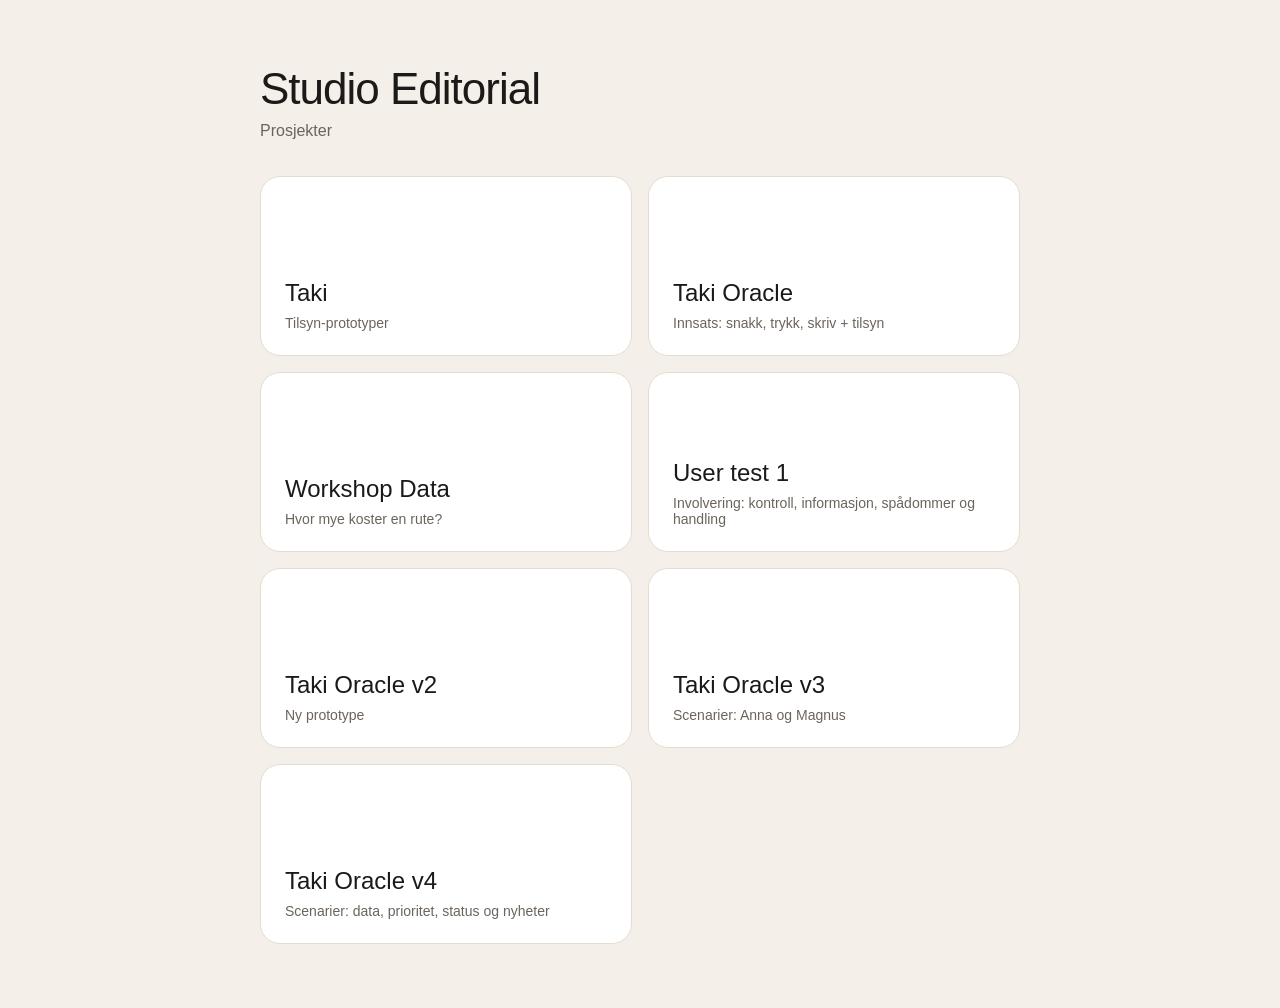
<file: index.html>
<!doctype html>
<html lang="no">
<head>
<meta charset="utf-8">
<meta name="viewport" content="width=device-width, initial-scale=1">
<title>Studio Editorial</title>
<style>
  :root{--bg:#f4efe8;--ink:#1b1a19;--muted:#6b645c;--card:#fff;--line:#e4dcd1}
  @media (prefers-color-scheme:dark){:root{--bg:#1b1a19;--ink:#f4efe8;--muted:#b5aea6;--card:#262422;--line:#3a3632}}
  *{box-sizing:border-box;margin:0}
  body{font-family:-apple-system,BlinkMacSystemFont,"Segoe UI",sans-serif;background:var(--bg);color:var(--ink);min-height:100vh;padding:64px 16px}
  main{max-width:760px;margin:0 auto}
  h1{font-size:44px;font-weight:500;letter-spacing:-1px;margin-bottom:8px}
  p.lead{color:var(--muted);margin-bottom:36px}
  .grid{display:grid;grid-template-columns:repeat(auto-fit,minmax(260px,1fr));gap:16px}
  a.card{display:flex;flex-direction:column;gap:8px;min-height:180px;justify-content:flex-end;padding:24px;border-radius:20px;background:var(--card);border:1px solid var(--line);color:inherit;text-decoration:none;transition:transform .15s}
  a.card:hover{transform:translateY(-2px)}
  a.card b{font-size:24px;font-weight:500}
  a.card span{color:var(--muted);font-size:14px}
</style>
</head>
<body>
<main>
  <h1>Studio Editorial</h1>
  <p class="lead">Prosjekter</p>
  <div class="grid">
    <a class="card" href="Taki/"><b>Taki</b><span>Tilsyn-prototyper</span></a>
    <a class="card" href="Taki_oracle/"><b>Taki Oracle</b><span>Innsats: snakk, trykk, skriv + tilsyn</span></a>
    <a class="card" href="workshop-data/"><b>Workshop Data</b><span>Hvor mye koster en rute?</span></a>
    <a class="card" href="Usertest_1/"><b>User test 1</b><span>Involvering: kontroll, informasjon, spådommer og handling</span></a>
    <a class="card" href="Taki_oracle_v2/"><b>Taki Oracle v2</b><span>Ny prototype</span></a>
    <a class="card" href="Taki_oracle_v3/"><b>Taki Oracle v3</b><span>Scenarier: Anna og Magnus</span></a>
    <a class="card" href="Taki_oracle_v4/"><b>Taki Oracle v4</b><span>Scenarier: data, prioritet, status og nyheter</span></a>
  </div>
</main>
</body>
</html>
</file>
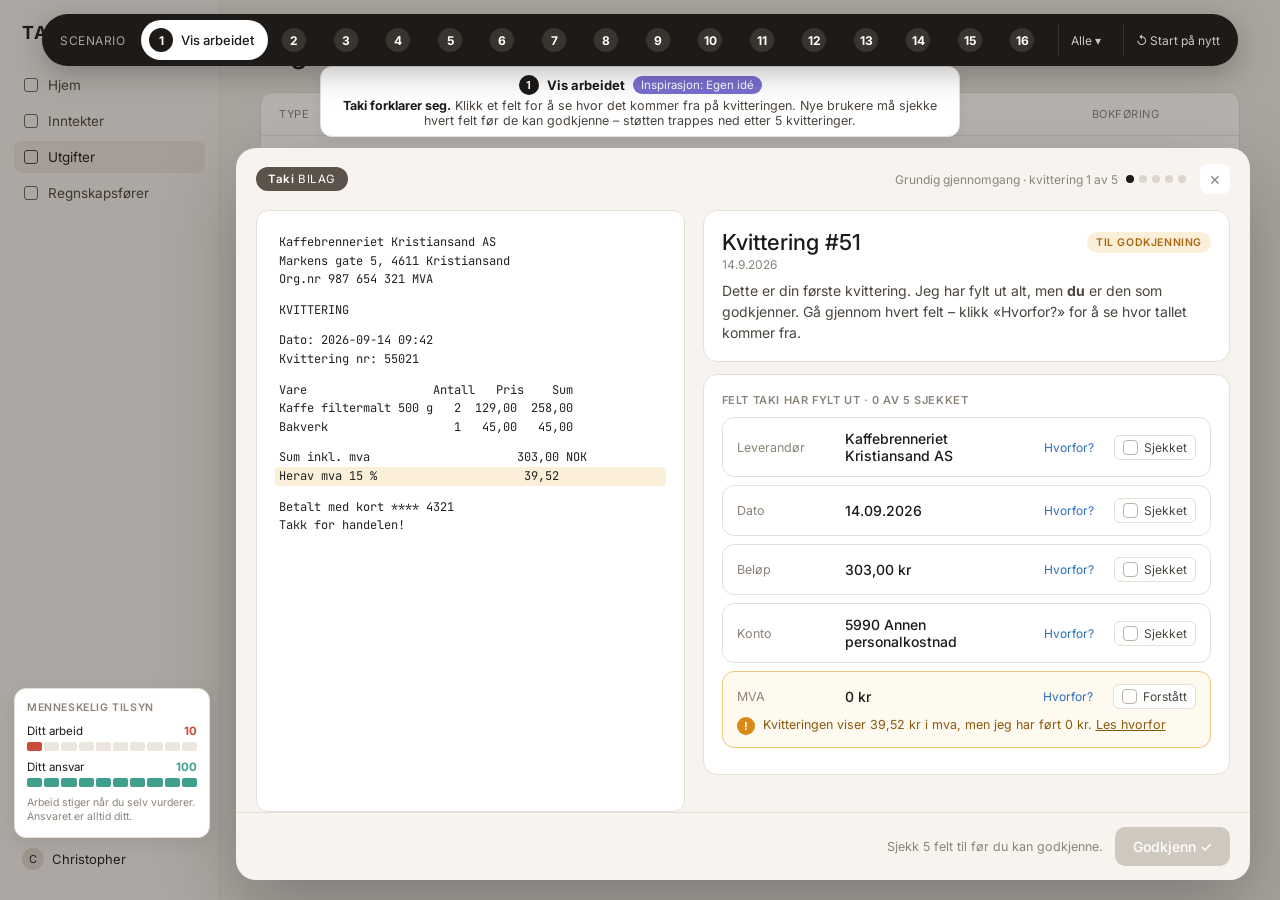
<file: Taki/index.html>
<!doctype html>
<html lang="no">
<head>
<meta charset="utf-8">
<meta name="viewport" content="width=device-width, initial-scale=1">
<title>Taki – tilsyn-prototyper</title>
<link rel="preconnect" href="https://fonts.googleapis.com">
<link href="https://fonts.googleapis.com/css2?family=Inter:wght@400;500;600;700&family=Instrument+Sans:wght@400;500;600&family=JetBrains+Mono:wght@400;600&display=swap" rel="stylesheet">
<link rel="stylesheet" href="css/style.css">
</head>
<body>

<div class="switch" id="switch"></div>
<div class="idea" id="idea"></div>

<div class="app">
  <aside class="side">
    <div class="logo">TAKI</div>
    <div class="nav"><i></i>Hjem</div>
    <div class="nav"><i></i>Inntekter</div>
    <div class="nav on"><i></i>Utgifter</div>
    <div class="nav"><i></i>Regnskapsfører</div>
    <div class="user"><span>C</span>Christopher</div>
  </aside>
  <main class="main">
    <h1>Utgifter</h1>
    <div class="ghost-table">
      <div class="ghost-row h"><div>Type</div><div>Beskrivelse</div><div>Dato</div><div>Beløp</div><div>Konto</div><div>Bokføring</div></div>
      <div class="ghost-row"><div>Kvittering</div><div>Kaffebrenneriet Kristiansand</div><div>14.9.2026</div><div>303 NOK</div><div>5990 Annen person…</div><div>Til godkjenning</div></div>
      <div class="ghost-row"><div>–</div><div>–</div><div>–</div><div>–</div><div>–</div><div>–</div></div>
      <div class="ghost-row"><div>–</div><div>–</div><div>–</div><div>–</div><div>–</div><div>–</div></div>
    </div>
  </main>
</div>

<div class="scrim">
  <div class="modal">
    <div class="mhead">
      <div class="tag"><b>Taki</b>BILAG</div>
      <div style="display:flex;align-items:center;gap:14px">
        <div id="progress"></div>
        <div class="xbtn">✕</div>
      </div>
    </div>
    <div class="mbody">
      <div class="receipt-wrap"><div class="receipt" id="receipt"></div></div>
      <div class="rp" id="rp"></div>
    </div>
    <div class="mfoot" id="foot"></div>
  </div>
</div>

<div class="v4" id="v4" style="display:none"></div>
<div class="v5" id="v5" style="display:none"></div>
<div class="vs" id="vs" style="display:none"></div>
<div class="v14" id="v14" style="display:none"></div>
<div class="v9f" id="v9f" style="display:none"></div>
<div class="v9f" id="v10f" style="display:none"></div>

<div class="meter" id="meter"></div>
<div id="overlay"></div>

<script src="js/data.js"></script>
<script src="js/helpers.js"></script>
<script src="js/scenario1.js"></script>
<script src="js/scenario2.js"></script>
<script src="js/scenario3.js"></script>
<script src="js/scenario4.js"></script>
<script src="js/scenario5.js"></script>
<script src="js/scenario6.js"></script>
<script src="js/scenario7.js"></script>
<script src="js/scenario8.js"></script>
<script src="js/scenario9.js"></script>
<script src="js/story.js"></script>
<script src="js/scenario10.js"></script>
<script src="js/scenario11.js"></script>
<script src="js/scenario12.js"></script>
<script src="js/scenario13.js"></script>
<script src="js/scenario14.js"></script>
<script src="js/scenario15.js"></script>
<script src="js/scenario16.js"></script>
<script src="js/main.js"></script>
</body>
</html>
</file>
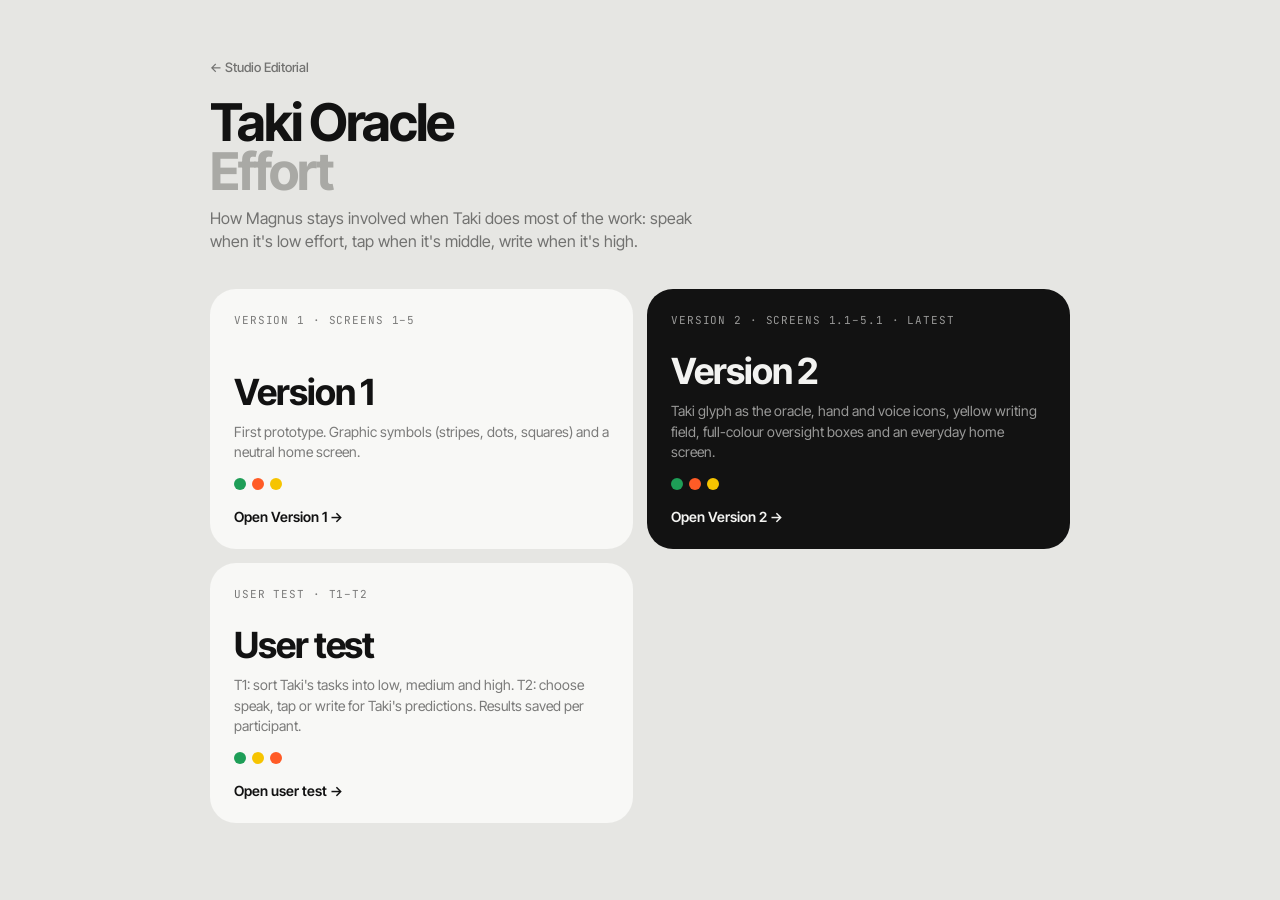
<file: Taki_oracle/index.html>
<!doctype html>
<html lang="en">
<head>
<meta charset="utf-8">
<meta name="viewport" content="width=device-width, initial-scale=1">
<title>Taki Oracle – Versions</title>
<link rel="preconnect" href="https://fonts.googleapis.com">
<link href="https://fonts.googleapis.com/css2?family=Inter+Tight:wght@400;500;600;700&family=JetBrains+Mono:wght@400;500&display=swap" rel="stylesheet">
<style>
:root{--bg:#e6e6e3;--card:#f8f8f6;--ink:#121212;--soft:rgba(18,18,18,.55);--grey-t:#a9a9a5;--speak:#1e9e57;--tap:#ff5b26;--write:#f6c400;--mono:"JetBrains Mono",ui-monospace,monospace}
*{box-sizing:border-box;margin:0;padding:0}
body{background:var(--bg);color:var(--ink);font-family:"Inter Tight",Inter,system-ui,-apple-system,sans-serif;-webkit-font-smoothing:antialiased;min-height:100vh;padding:56px 16px}
main{max-width:860px;margin:0 auto}
.back{font-size:13px;font-weight:500;color:var(--soft);text-decoration:none}
.back:hover{color:var(--ink)}
h1{font-size:52px;font-weight:700;letter-spacing:-.04em;line-height:.95;margin:22px 0 10px}
h1 span{color:var(--grey-t)}
.lead{font-size:16px;color:var(--soft);max-width:520px;line-height:1.45;margin-bottom:36px}
.grid{display:grid;grid-template-columns:repeat(auto-fit,minmax(280px,1fr));gap:14px}
a.card{display:flex;flex-direction:column;min-height:260px;padding:24px;border-radius:26px;background:var(--card);color:inherit;text-decoration:none;transition:transform .15s}
a.card:hover{transform:translateY(-3px)}
.tag{font-family:var(--mono);font-size:11px;letter-spacing:.08em;text-transform:uppercase;color:var(--soft)}
.card b{font-size:36px;font-weight:700;letter-spacing:-.03em;margin-top:auto}
.card p{font-size:14px;line-height:1.45;color:var(--soft);margin-top:8px}
.dots{display:flex;gap:6px;margin-top:16px}
.dots i{width:12px;height:12px;border-radius:50%;display:block}
.card.latest{background:var(--ink);color:#f3f3f1}
.card.latest .tag,.card.latest p{color:rgba(243,243,241,.6)}
.go{font-size:14px;font-weight:600;margin-top:18px}
</style>
</head>
<body>
<main>
  <a class="back" href="../">← Studio Editorial</a>
  <h1>Taki Oracle<br><span>Effort</span></h1>
  <p class="lead">How Magnus stays involved when Taki does most of the work: speak when it's low effort, tap when it's middle, write when it's high.</p>
  <div class="grid">
    <a class="card" href="v1.html#speak">
      <span class="tag">Version 1 · screens 1–5</span>
      <b>Version 1</b>
      <p>First prototype. Graphic symbols (stripes, dots, squares) and a neutral home screen.</p>
      <div class="dots"><i style="background:var(--speak)"></i><i style="background:var(--tap)"></i><i style="background:var(--write)"></i></div>
      <span class="go">Open Version 1 →</span>
    </a>
    <a class="card latest" href="v2.html#speak">
      <span class="tag">Version 2 · screens 1.1–5.1 · latest</span>
      <b>Version 2</b>
      <p>Taki glyph as the oracle, hand and voice icons, yellow writing field, full-colour oversight boxes and an everyday home screen.</p>
      <div class="dots"><i style="background:var(--speak)"></i><i style="background:var(--tap)"></i><i style="background:var(--write)"></i></div>
      <span class="go">Open Version 2 →</span>
    </a>
    <a class="card" href="test.html#t1">
      <span class="tag">User test · T1–T2</span>
      <b>User test</b>
      <p>T1: sort Taki's tasks into low, medium and high. T2: choose speak, tap or write for Taki's predictions. Results saved per participant.</p>
      <div class="dots"><i style="background:var(--speak)"></i><i style="background:var(--write)"></i><i style="background:var(--tap)"></i></div>
      <span class="go">Open user test →</span>
    </a>
  </div>
</main>
</body>
</html>
</file>
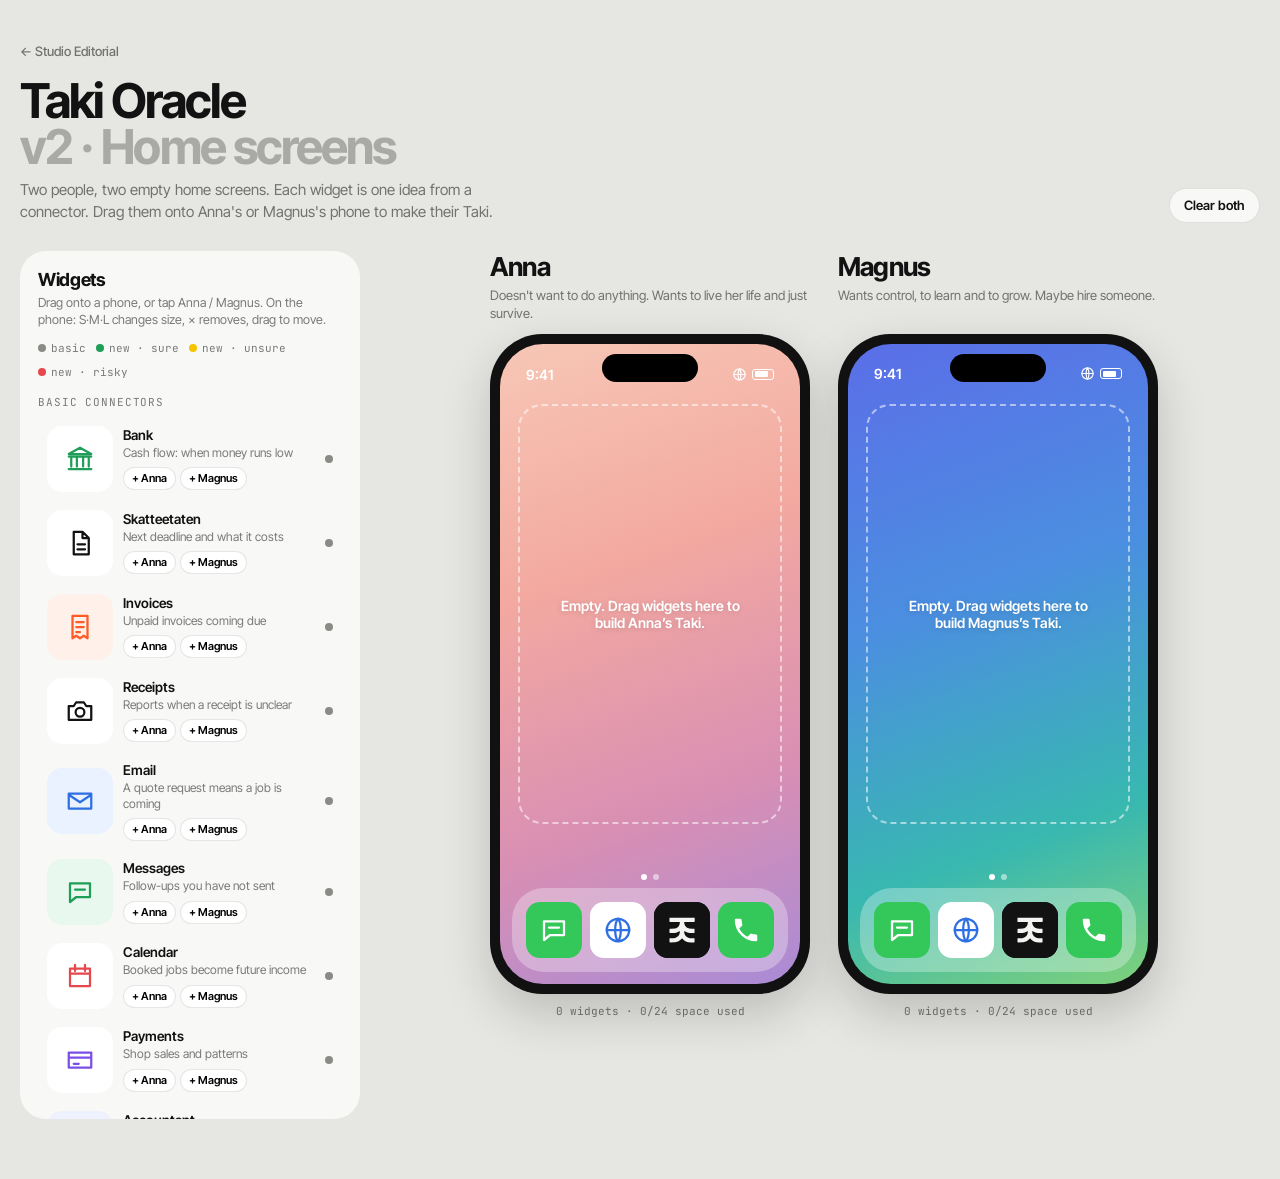
<file: Taki_oracle_v2/index.html>
<!doctype html>
<html lang="en">
<head>
<meta charset="utf-8">
<meta name="viewport" content="width=device-width, initial-scale=1">
<title>Taki Oracle v2</title>
<link rel="preconnect" href="https://fonts.googleapis.com">
<link href="https://fonts.googleapis.com/css2?family=Inter+Tight:wght@400;500;600;700&family=JetBrains+Mono:wght@400;500&display=swap" rel="stylesheet">
<style>
:root{--bg:#e6e6e3;--card:#f8f8f6;--ink:#121212;--soft:rgba(18,18,18,.55);--line:rgba(18,18,18,.1);--grey-t:#a9a9a5;--mono:"JetBrains Mono",ui-monospace,monospace;
--g:#1e9e57;--y:#f6c400;--r:#e5484d;--b:#8a8a86}
*{box-sizing:border-box;margin:0;padding:0}
html,body{background:var(--bg)}
body{color:var(--ink);font-family:"Inter Tight",Inter,system-ui,-apple-system,sans-serif;-webkit-font-smoothing:antialiased;min-height:100vh;padding:40px 16px 60px}
main{max-width:1240px;margin:0 auto}
.back{font-size:13px;font-weight:500;color:var(--soft);text-decoration:none}
.back:hover{color:var(--ink)}
header.top{display:flex;justify-content:space-between;align-items:flex-end;gap:16px;flex-wrap:wrap;margin:18px 0 28px}
h1{font-size:48px;font-weight:700;letter-spacing:-.04em;line-height:.95}
h1 span{color:var(--grey-t)}
.lead{font-size:15px;color:var(--soft);max-width:520px;line-height:1.45;margin-top:10px}
.tools{display:flex;gap:8px}
.btn{font:600 13px/1 "Inter Tight",sans-serif;padding:10px 14px;border-radius:999px;border:1px solid var(--line);background:var(--card);color:var(--ink);cursor:pointer}
.btn:hover{background:#fff}

.layout{display:grid;grid-template-columns:340px 1fr;gap:28px;align-items:start}
@media (max-width:980px){.layout{grid-template-columns:1fr}}

/* library */
.lib{background:var(--card);border-radius:26px;padding:18px;position:sticky;top:16px;max-height:calc(100vh - 32px);overflow:auto}
@media (max-width:980px){.lib{position:static;max-height:none}}
.lib h2{font-size:18px;font-weight:700;letter-spacing:-.02em}
.lib .hint{font-size:12.5px;color:var(--soft);margin:4px 0 12px;line-height:1.4}
.legend{display:flex;flex-wrap:wrap;gap:10px;font-size:11px;font-family:var(--mono);color:var(--soft);margin-bottom:14px}
.legend i{display:inline-block;width:8px;height:8px;border-radius:50%;margin-right:5px;vertical-align:0}
.grp{font-family:var(--mono);font-size:11px;letter-spacing:.08em;text-transform:uppercase;color:var(--soft);margin:16px 0 8px}
.item{display:flex;gap:10px;align-items:center;padding:8px;border-radius:16px;border:1px solid transparent;cursor:grab;touch-action:none;user-select:none;-webkit-user-select:none}
.item:hover{background:#fff;border-color:var(--line)}
.item .mini{flex:0 0 auto}
.item .meta{flex:1;min-width:0}
.item .meta b{display:block;font-size:13.5px;font-weight:600}
.item .meta span{display:block;font-size:12px;color:var(--soft);line-height:1.35;margin-top:2px}
.item .dot{width:8px;height:8px;border-radius:50%;flex:0 0 auto}
.item .add{display:flex;gap:4px;margin-top:6px}
.item .add button{font:600 11px/1 "Inter Tight",sans-serif;padding:5px 8px;border-radius:999px;border:1px solid var(--line);background:#fff;cursor:pointer}
.item .add button:hover{background:var(--ink);color:#fff}
.item.used .meta b::after{content:" ·  on screen";font-weight:500;color:var(--soft);font-size:11px}

/* phones */
.phones{display:flex;gap:28px;justify-content:center;flex-wrap:wrap}
.who{width:320px}
.who h3{font-size:26px;font-weight:700;letter-spacing:-.03em}
.who p{font-size:13px;color:var(--soft);line-height:1.4;margin:4px 0 12px;min-height:36px}
.count{font-family:var(--mono);font-size:11px;color:var(--soft);margin-top:10px;text-align:center}
.phone{width:320px;height:660px;border-radius:52px;background:#111;padding:10px;box-shadow:0 20px 50px rgba(0,0,0,.18)}
.scr{position:relative;width:100%;height:100%;border-radius:43px;overflow:hidden;display:flex;flex-direction:column}
.scr.anna{background:linear-gradient(160deg,#f7c7b6 0%,#f3a9a0 35%,#d98fb3 70%,#a98bd6 100%)}
.scr.magnus{background:linear-gradient(160deg,#5b6ee8 0%,#4b8fe0 40%,#38b8b0 75%,#7fd17a 100%)}
.status{display:flex;justify-content:space-between;align-items:center;padding:16px 26px 0;color:#fff;font-weight:600;font-size:14px;height:44px}
.status .island{position:absolute;left:50%;top:10px;transform:translateX(-50%);width:96px;height:28px;border-radius:20px;background:#000}
.status .sig{display:flex;gap:5px;align-items:center}
.status .sig i{display:block;width:22px;height:11px;border:1.5px solid #fff;border-radius:3px;position:relative}
.status .sig i::after{content:"";position:absolute;inset:1.5px 5px 1.5px 1.5px;background:#fff;border-radius:1px}
.grid{flex:1;display:grid;grid-template-columns:repeat(4,1fr);grid-auto-rows:57px;grid-auto-flow:row dense;gap:13px;padding:16px 18px 0;align-content:start;position:relative}
.empty{position:absolute;inset:16px 18px auto;height:420px;border:2px dashed rgba(255,255,255,.55);border-radius:24px;display:flex;align-items:center;justify-content:center;text-align:center;color:#fff;font-size:14px;font-weight:600;padding:30px;pointer-events:none;text-shadow:0 1px 6px rgba(0,0,0,.15)}
.scr.over .grid{outline:3px solid rgba(255,255,255,.9);outline-offset:-6px;border-radius:30px}
.marker{grid-column:span 2;grid-row:span 2;border-radius:22px;border:2px dashed rgba(255,255,255,.9);background:rgba(255,255,255,.18)}
.marker.m{grid-column:span 4}
.marker.l{grid-column:span 4;grid-row:span 4}
.dots{display:flex;gap:6px;justify-content:center;padding:8px 0}
.dots i{width:6px;height:6px;border-radius:50%;background:rgba(255,255,255,.5)}
.dots i:first-child{background:#fff}
.dock{margin:0 12px 12px;height:84px;border-radius:32px;background:rgba(255,255,255,.3);backdrop-filter:blur(10px);-webkit-backdrop-filter:blur(10px);display:flex;justify-content:space-around;align-items:center;padding:0 10px}
.dock span{width:56px;height:56px;border-radius:14px;display:flex;align-items:center;justify-content:center}
.dock svg{width:30px;height:30px}
.flash{position:absolute;left:18px;right:18px;bottom:110px;background:#121212;color:#fff;font-size:13px;font-weight:600;border-radius:16px;padding:12px 14px;text-align:center;opacity:0;transform:translateY(8px);transition:.2s;pointer-events:none;z-index:5}
.flash.on{opacity:1;transform:none}

/* widgets */
.w{position:relative;border-radius:22px;padding:12px 13px;overflow:hidden;display:flex;flex-direction:column;color:var(--wink);background:var(--wbg);box-shadow:0 2px 10px rgba(0,0,0,.08)}
.w.s{grid-column:span 2;grid-row:span 2}
.w.m{grid-column:span 4;grid-row:span 2}
.w.l{grid-column:span 4;grid-row:span 4}
.w .hd{display:flex;align-items:center;gap:6px;font-size:11.5px;font-weight:600;opacity:.8}
.w .hd svg{width:15px;height:15px;flex:0 0 auto;border-radius:4px}
.w .hd .src{margin-left:auto;font-family:var(--mono);font-size:9px;font-weight:500;opacity:.8;text-transform:uppercase;letter-spacing:.04em}
.w .big{font-size:30px;font-weight:700;letter-spacing:-.03em;line-height:1;margin-top:auto;color:var(--wacc)}
.w .lbl{font-size:12px;font-weight:600;line-height:1.2;margin-top:4px}
.w.m .row{display:flex;gap:14px;flex:1;margin-top:6px}
.w.m .row>div{flex:1;display:flex;flex-direction:column;min-width:0}
.w .det{font-size:12px;line-height:1.3;opacity:.8;margin-top:auto}
.w .why{font-size:10.5px;line-height:1.3;opacity:.6;margin-top:6px;font-family:var(--mono)}
.w .bars{display:flex;align-items:flex-end;gap:4px;height:64px;margin-top:auto}
.w .bars div{flex:1;display:flex;flex-direction:column;align-items:center;gap:3px;height:100%;justify-content:flex-end}
.w .bars b{display:block;width:100%;border-radius:4px;background:var(--wacc);opacity:.85}
.w .bars b.f{opacity:.35;background:repeating-linear-gradient(45deg,var(--wacc) 0 3px,transparent 3px 6px);border:1px solid var(--wacc)}
.w .bars small{font-size:8.5px;font-family:var(--mono);opacity:.6}
.w.l .bars{height:110px;margin-top:12px}
.w .list{margin-top:10px;display:flex;flex-direction:column;gap:7px}
.w .list div{font-size:12px;line-height:1.3;padding-top:7px;border-top:1px solid rgba(0,0,0,.08)}
.w.l .big{margin-top:12px}
.w.m .big{font-size:25px;white-space:nowrap}
.w.s .big{font-size:26px;white-space:nowrap}
.w .x,.w .sz{position:absolute;top:6px;width:22px;height:22px;border-radius:50%;border:0;background:rgba(0,0,0,.6);color:#fff;font:700 11px/22px "Inter Tight",sans-serif;cursor:pointer;opacity:0;transition:opacity .15s;z-index:2;text-align:center}
.w .x{right:6px}
.w .sz{right:32px;width:auto;padding:0 7px;border-radius:11px}
.grid .w{cursor:grab;touch-action:none;user-select:none;-webkit-user-select:none}
.grid .w:hover .x,.grid .w:hover .sz{opacity:1}
@media (hover:none){.grid .w .x,.grid .w .sz{opacity:.85}}
.lib .w{width:66px;height:66px;padding:8px;border-radius:15px;box-shadow:none}
.lib .w .mi{margin:auto;width:30px;height:30px}
.lib .w .mi svg{width:100%;height:100%}

.ghost{position:fixed;z-index:100;pointer-events:none;transform:rotate(-2deg) scale(1.02);box-shadow:0 18px 40px rgba(0,0,0,.25);opacity:.95}
.grid .w.drag{opacity:.25}
</style>
</head>
<body>
<main>
  <a class="back" href="../">← Studio Editorial</a>
  <header class="top">
    <div>
      <h1>Taki Oracle<br><span>v2 · Home screens</span></h1>
      <p class="lead">Two people, two empty home screens. Each widget is one idea from a connector. Drag them onto Anna's or Magnus's phone to make their Taki.</p>
    </div>
    <div class="tools">
      <button class="btn" id="reset">Clear both</button>
    </div>
  </header>

  <div class="layout">
    <aside class="lib" id="lib">
      <h2>Widgets</h2>
      <p class="hint">Drag onto a phone, or tap Anna / Magnus. On the phone: S·M·L changes size, × removes, drag to move.</p>
      <div class="legend"><span><i style="background:var(--b)"></i>basic</span><span><i style="background:var(--g)"></i>new · sure</span><span><i style="background:var(--y)"></i>new · unsure</span><span><i style="background:var(--r)"></i>new · risky</span></div>
      <div id="libList"></div>
    </aside>

    <section class="phones">
      <div class="who">
        <h3>Anna</h3>
        <p>Doesn't want to do anything. Wants to live her life and just survive.</p>
        <div class="phone"><div class="scr anna" data-p="anna"></div></div>
        <div class="count" id="c-anna"></div>
      </div>
      <div class="who">
        <h3>Magnus</h3>
        <p>Wants control, to learn and to grow. Maybe hire someone.</p>
        <div class="phone"><div class="scr magnus" data-p="magnus"></div></div>
        <div class="count" id="c-magnus"></div>
      </div>
    </section>
  </div>
</main>

<script>
const TAKI_PATH='M7.22 8.33 L6.94 9.03 L6.94 20.56 L7.36 21.67 L8.06 22.22 L39.72 22.22 L41.81 22.64 L42.64 23.75 L42.64 25.28 L41.53 30.83 L39.58 35.28 L37.36 38.47 L33.19 42.08 L30.14 43.61 L25.14 45.14 L14.72 46.11 L9.03 45.83 L7.50 46.67 L7.08 47.78 L7.08 59.03 L8.06 60.28 L21.81 60.42 L25.28 60.14 L32.36 58.47 L40.97 54.44 L42.22 54.58 L42.78 55.83 L41.39 63.89 L39.86 67.08 L37.36 70.42 L32.92 74.44 L28.19 76.67 L22.78 77.92 L18.75 78.33 L8.89 78.19 L7.50 78.75 L7.08 79.58 L7.08 91.11 L7.78 92.36 L9.72 92.78 L23.61 92.36 L27.50 91.94 L32.64 90.69 L36.67 89.17 L41.53 86.25 L44.03 84.31 L49.58 78.89 L50.56 78.89 L51.25 79.31 L54.86 83.19 L59.17 86.67 L63.75 89.31 L67.92 90.83 L72.78 92.08 L80.69 92.78 L90.83 92.78 L92.64 92.08 L93.06 90.97 L93.06 79.86 L92.64 78.75 L91.67 78.19 L82.50 78.33 L77.50 77.92 L71.67 76.67 L67.08 74.31 L63.61 71.39 L60.42 67.08 L58.47 62.64 L57.36 55.28 L58.06 54.03 L59.17 54.03 L63.06 56.11 L68.47 58.33 L75.69 60.00 L80.83 60.28 L91.67 60.14 L92.78 59.44 L93.06 58.61 L93.06 47.22 L92.78 46.25 L91.53 45.42 L83.33 45.69 L74.86 45.00 L70.14 43.47 L67.36 41.94 L64.44 39.58 L62.22 37.22 L60.28 34.31 L58.33 29.58 L57.50 25.42 L57.50 23.61 L58.47 22.50 L60.28 22.22 L90.83 22.36 L92.50 22.08 L93.19 21.53 L93.61 20.42 L93.61 9.03 L93.19 8.19 L91.81 7.64 L8.33 7.64Z';
const TAKI='<svg viewBox="0 0 100 100"><rect width="100" height="100" fill="#121212"/><g transform="translate(24 24) scale(.52)"><path fill="#f3f3f1" fill-rule="evenodd" d="'+TAKI_PATH+'"/></g></svg>';

// simple line icons (24x24)
const I={
 bank:'<path d="M3 10h18M5 10v8M9.5 10v8M14.5 10v8M19 10v8M3 20h18M12 3l9 5H3z"/>',
 tax:'<path d="M7 3h7l5 5v13H7zM14 3v5h5M10 13h6M10 17h6"/>',
 inv:'<path d="M6 3h12v18l-3-2-3 2-3-2-3 2zM9 8h6M9 12h6M9 16h3"/>',
 cam:'<path d="M3 8h4l2-3h6l2 3h4v11H3z"/><circle cx="12" cy="13" r="3.5"/>',
 mail:'<path d="M3 6h18v12H3zM3 7l9 6 9-6"/>',
 sms:'<path d="M4 5h16v11H9l-5 4z"/><path d="M8 10h8"/>',
 cal:'<path d="M4 6h16v14H4zM4 10h16M8 3v5M16 3v5"/>',
 pay:'<path d="M3 6h18v12H3zM3 10h18M7 15h4"/>',
 acct:'<circle cx="12" cy="8" r="4"/><path d="M4 21c1-5 4-7 8-7s7 2 8 7"/>',
 rev:'<path d="M12 3l2.7 5.6 6.1.9-4.4 4.3 1 6.1L12 17l-5.4 2.9 1-6.1L3.2 9.5l6.1-.9z"/>',
 soc:'<path d="M12 20s-8-4.6-8-10a4.5 4.5 0 018-2.8A4.5 4.5 0 0120 10c0 5.4-8 10-8 10z"/>',
 local:'<path d="M12 21s-7-6.2-7-11.5a7 7 0 0114 0C19 14.8 12 21 12 21z"/><circle cx="12" cy="9.5" r="2.5"/>',
 globe:'<circle cx="12" cy="12" r="9"/><path d="M3 12h18M12 3c3 3.5 3 14.5 0 18M12 3c-3 3.5-3 14.5 0 18"/>',
 sup:'<path d="M3 21V10l6 4V10l6 4V5h6v16z"/>',
 sea:'<circle cx="12" cy="12" r="4"/><path d="M12 2v3M12 19v3M2 12h3M19 12h3M5 5l2 2M17 17l2 2M5 19l2-2M17 7l2-2"/>',
 peer:'<circle cx="8" cy="9" r="3"/><circle cx="16" cy="9" r="3"/><path d="M2 20c.8-3.5 3-5 6-5s5.2 1.5 6 5M14 15.5c.6-.3 1.3-.5 2-.5 3 0 5.2 1.5 6 5"/>',
 post:'<path d="M4 4h16v16H4z"/><path d="M12 8v8M8 12h8"/>',
 eye:'<path d="M2 12s3.6-7 10-7 10 7 10 7-3.6 7-10 7S2 12 2 12z"/><circle cx="12" cy="12" r="3"/>',
 clock:'<circle cx="12" cy="12" r="9"/><path d="M12 7v5l3 2"/>',
 dm:'<path d="M4 5h16v11H9l-5 4z"/><circle cx="9" cy="10.5" r=".6"/><circle cx="12" cy="10.5" r=".6"/><circle cx="15" cy="10.5" r=".6"/>',
 link:'<path d="M10 14a4 4 0 005.7 0l3-3a4 4 0 00-5.7-5.7l-1 1M14 10a4 4 0 00-5.7 0l-3 3a4 4 0 005.7 5.7l1-1"/>',
 brreg:'<path d="M4 5h16M4 9h16M4 13h10M4 17h10M17 15l3 3-3 3"/>'
};
const ico=(k,c)=>'<svg viewBox="0 0 24 24" fill="none" stroke="'+(c||'currentColor')+'" stroke-width="1.8" stroke-linecap="round" stroke-linejoin="round">'+I[k]+'</svg>';

// each widget = one idea. t: basic | sure | unsure | risky
const W=[
 {id:'bank',t:'basic',ic:'bank',name:'Bank',idea:'Cash flow: when money runs low',size:'m',bg:'#ffffff',ink:'#121212',acc:'#1e9e57',
  big:'14 Dec',lbl:'Money lasts until',det:'After VAT and rent, you have about 7 weeks of buffer.',why:'From: your bank account',
  bars:[[18,'Oct'],[21,'Nov'],[12,'Dec'],[9,'Jan',1],[14,'Feb',1]]},
 {id:'tax',t:'basic',ic:'tax',name:'Skatteetaten',idea:'Next deadline and what it costs',size:'s',bg:'#ffffff',ink:'#121212',acc:'#121212',
  big:'10 Nov',lbl:'VAT due · 12 400 kr',det:'Taki has it ready. You just approve.',why:'From: Altinn',
  list:['VAT · 10 Nov · 12 400 kr','Tax prepayment · 15 Nov · 6 800 kr','Annual accounts · 31 May']},
 {id:'inv',t:'basic',ic:'inv',name:'Invoices',idea:'Unpaid invoices coming due',size:'s',bg:'#fff1e9',ink:'#121212',acc:'#ff5b26',
  big:'3',lbl:'unpaid · 18 400 kr',det:'Kulturskolen is 12 days late. Send a reminder?',why:'From: EHF invoices',
  list:['Kulturskolen · 9 200 kr · 12 days late','Ola N. · 4 700 kr · due Fri','Oslo Strykere · 4 500 kr · due 2 Nov']},
 {id:'cam',t:'basic',ic:'cam',name:'Receipts',idea:'Reports when a receipt is unclear',size:'s',bg:'#ffffff',ink:'#121212',acc:'#121212',
  big:'2',lbl:'receipts unclear',det:'The one from Clas Ohlson: tools or private?',why:'From: your camera'},
 {id:'mail',t:'basic',ic:'mail',name:'Email',idea:'A quote request means a job is coming',size:'m',bg:'#eaf2ff',ink:'#121212',acc:'#2f6fe4',
  big:'+8 500 kr',lbl:'likely job next month',det:'Kulturskolen asked for a quote on 6 violins. Taki drafted one.',why:'From: your inbox'},
 {id:'sms',t:'basic',ic:'sms',name:'Messages',idea:'Follow-ups you have not sent',size:'s',bg:'#e8f8ee',ink:'#121212',acc:'#1e9e57',
  big:'1',lbl:'promise not kept',det:'You told Ola "price by Friday". Send it now?',why:'From: SMS'},
 {id:'cal',t:'basic',ic:'cal',name:'Calendar',idea:'Booked jobs become future income',size:'m',bg:'#ffffff',ink:'#121212',acc:'#e5484d',
  big:'21 000 kr',lbl:'booked next week · 4 jobs',det:'Thursday is full. A new job fits Monday.',why:'From: your calendar',
  bars:[[5,'Mon'],[3,'Tue'],[6,'Wed'],[8,'Thu'],[2,'Fri']]},
 {id:'pay',t:'basic',ic:'pay',name:'Payments',idea:'Shop sales and patterns',size:'s',bg:'#ffffff',ink:'#121212',acc:'#7a4fe8',
  big:'3 200 kr',lbl:'Saturday in the shop',det:'Saturdays are 40 % of shop sales.',why:'From: Vipps, card terminal'},
 {id:'acct',t:'basic',ic:'acct',name:'Accountant',idea:'A human steps in before big choices',size:'s',bg:'#eef2ff',ink:'#121212',acc:'#4f7fe8',
  big:'Kari',lbl:'can check your year',det:'Hiring is a big step. Want Kari to look first?',why:'From: Taki accountant'},

 {id:'rev',t:'unsure',ic:'rev',name:'Reviews',idea:'What customers really think',size:'s',bg:'#fff8db',ink:'#121212',acc:'#b88a00',
  big:'4 of 6',lbl:'mention "fast"',det:'People praise speed. You could charge for express repair.',why:'From: Google reviews · few, messy'},
 {id:'soc',t:'unsure',ic:'soc',name:'Social',idea:'What people care about',size:'s',bg:'#ffeef3',ink:'#121212',acc:'#d6336c',
  big:'4×',lbl:'saves on the cello post',det:'Restoration gets attention. Reach is not sales, though.',why:'From: Instagram'},
 {id:'post',g:'social',t:'unsure',ic:'post',name:'Post today',idea:'Nudge: you have something worth posting',size:'s',bg:'#ffeef3',ink:'#121212',acc:'#d6336c',
  big:'12 days',lbl:'since your last post',det:'You finished the Kulturskolen violin today. Taki wrote a caption, post the photo?',why:'From: Instagram + calendar',
  list:['Draft: “Six violins, ready for the new term.”','Photo: before / after from your camera','Post now · later · skip']},
 {id:'views',g:'social',t:'unsure',ic:'eye',name:'Views',idea:'How many saw you this week',size:'m',bg:'#ffffff',ink:'#121212',acc:'#d6336c',
  big:'1 240',lbl:'views this week · +18 %',det:'Repair videos get 3× more views than shop photos.',why:'From: Instagram, Facebook',
  bars:[[3,'M'],[2,'T'],[9,'W'],[4,'T'],[3,'F'],[6,'S'],[8,'S']]},
 {id:'when',g:'social',t:'unsure',ic:'clock',name:'Best time',idea:'When to post so people see it',size:'s',bg:'#fff8db',ink:'#121212',acc:'#b88a00',
  big:'Sun 7 pm',lbl:'your followers are online',det:'Schedule the post for Sunday instead of now?',why:'From: Instagram insights'},
 {id:'dm',g:'social',t:'unsure',ic:'dm',name:'DMs',idea:'Customers waiting for an answer',size:'s',bg:'#eaf2ff',ink:'#121212',acc:'#2f6fe4',
  big:'3',lbl:'unanswered · 1 asks for a price',det:'“How much to rehair a bow?” Taki suggests 900 kr from your price list.',why:'From: Instagram, Facebook messages'},
 {id:'found',g:'social',t:'unsure',ic:'link',name:'Did it pay off?',idea:'Which customers came from social media',size:'m',bg:'#e8f8ee',ink:'#121212',acc:'#1e9e57',
  big:'2 of 9',lbl:'new customers found you online',det:'≈ 6 400 kr from 3 hours of posting.',why:'From: bookings · estimate'},
 {id:'local',t:'sure',ic:'local',name:'Local',idea:'Events near you change demand',size:'m',bg:'#e8f8ee',ink:'#121212',acc:'#1e9e57',
  big:'3 weeks',lbl:'until Oslo Jazz Festival',det:'Last festival you had 2× more quick repairs the week before.',why:'From: local news + your history'},
 {id:'globe',t:'unsure',ic:'globe',name:'World',idea:'Global changes that hit you later',size:'m',bg:'#f2f2f0',ink:'#121212',acc:'#121212',
  big:'+8 %',lbl:'string prices from Germany',det:'Will likely reach your supplier in 2–3 months.',why:'From: news · unsure'},
 {id:'sup',t:'sure',ic:'sup',name:'Supplier',idea:'Costs up, time for a price review',size:'s',bg:'#e8f8ee',ink:'#121212',acc:'#1e9e57',
  big:'+12 %',lbl:'materials since your last price change',det:'Your rehair price hasn’t moved in 2 years.',why:'From: supplier invoices'},
 {id:'sea',t:'sure',ic:'sea',name:'Seasons',idea:'Busy and quiet periods ahead',size:'l',bg:'#ffffff',ink:'#121212',acc:'#1e9e57',
  big:'March',lbl:'concert season, your busiest month',det:'Keep December light. January is usually slow.',why:'From: your history + calendar',
  bars:[[9,'N'],[6,'D'],[4,'J'],[7,'F'],[12,'M',1],[10,'A',1]]},
 {id:'peer',t:'unsure',ic:'peer',name:'Others like you',idea:'Learn from similar businesses',size:'m',bg:'#f1ecff',ink:'#121212',acc:'#7a4fe8',
  big:'January',lbl:'when repairers like you raise prices',det:'Most raise 5–8 %. Few lose customers.',why:'From: anonymous Taki users'},
 {id:'brreg',t:'risky',ic:'brreg',name:'New nearby',idea:'A competitor registered nearby',size:'s',bg:'#ffecec',ink:'#121212',acc:'#e5484d',
  big:'1',lbl:'new repairer in Grünerløkka',det:'Registered last week. Could also be a partner.',why:'From: Brønnøysund · feels like surveillance?'}
];
const byId=Object.fromEntries(W.map(w=>[w.id,w]));
const TC={basic:'var(--b)',sure:'var(--g)',unsure:'var(--y)',risky:'var(--r)'};
const UNITS={s:4,m:8,l:16}, CAP=24;
const KEY='taki-oracle-v2-home';

let state={anna:[],magnus:[]};
try{const s=JSON.parse(localStorage.getItem(KEY)||'null');if(s&&s.anna&&s.magnus)state=s}catch(e){}
const save=()=>{try{localStorage.setItem(KEY,JSON.stringify(state))}catch(e){}};

function bars(d){const mx=Math.max(...d.map(x=>x[0]));return '<div class="bars">'+d.map(x=>'<div><b class="'+(x[2]?'f':'')+'" style="height:'+Math.max(6,x[0]/mx*100)+'%"></b><small>'+x[1]+'</small></div>').join('')+'</div>'}
function widgetHTML(w,size){
 const hd='<div class="hd">'+TAKI+'<span>'+w.name+'</span></div>';
 if(size==='s')return hd+'<div class="big">'+w.big+'</div><div class="lbl">'+w.lbl+'</div>';
 if(size==='m'){
   const right=w.bars?bars(w.bars):'<div class="det">'+w.det+'</div><div class="why">'+w.why+'</div>';
   return hd+'<div class="row"><div><div class="big">'+w.big+'</div><div class="lbl">'+w.lbl+'</div></div><div>'+right+'</div></div>';
 }
 let extra=w.bars?bars(w.bars):'';
 if(w.list)extra+='<div class="list">'+w.list.map(x=>'<div>'+x+'</div>').join('')+'</div>';
 return hd+'<div class="big">'+w.big+'</div><div class="lbl">'+w.lbl+'</div><div class="det" style="margin-top:10px">'+w.det+'</div>'+extra+'<div class="why" style="margin-top:auto;padding-top:8px">'+w.why+'</div>';
}
function styleVars(w){return '--wbg:'+w.bg+';--wink:'+w.ink+';--wacc:'+w.acc}

// library
function renderLib(){
 const used=new Set([...state.anna,...state.magnus].map(x=>x.id));
 const grp=(title,f)=>'<div class="grp">'+title+'</div>'+W.filter(f).map(w=>
  '<div class="item'+(used.has(w.id)?' used':'')+'" data-id="'+w.id+'">'+
   '<div class="mini w" style="'+styleVars(w)+'"><div class="mi">'+ico(w.ic,w.acc)+'</div></div>'+
   '<div class="meta"><b>'+w.name+'</b><span>'+w.idea+'</span><div class="add"><button data-to="anna">+ Anna</button><button data-to="magnus">+ Magnus</button></div></div>'+
   '<i class="dot" style="background:'+TC[w.t]+'"></i></div>').join('');
 document.getElementById('libList').innerHTML=grp('Basic connectors',w=>w.t==='basic')+grp('New connectors',w=>w.t!=='basic'&&w.g!=='social')+grp('Social media',w=>w.g==='social');
}

// phones
const DOCK='<div class="dock">'+
 '<span style="background:#34c759">'+ico('sms','#fff')+'</span>'+
 '<span style="background:#fff">'+ico('globe','#2f6fe4')+'</span>'+
 '<span style="background:#121212;padding:0;overflow:hidden">'+TAKI.replace('<svg','<svg style="width:56px;height:56px"')+'</span>'+
 '<span style="background:#34c759">'+'<svg viewBox="0 0 24 24" fill="#fff"><path d="M6.6 10.8a15 15 0 006.6 6.6l2.2-2.2a1 1 0 011-.25 11.4 11.4 0 003.6.6 1 1 0 011 1V20a1 1 0 01-1 1A17 17 0 013 4a1 1 0 011-1h3.5a1 1 0 011 1c0 1.25.2 2.45.6 3.6a1 1 0 01-.25 1z"/></svg></span></div>';
function units(p){return state[p].reduce((a,x)=>a+UNITS[x.size],0)}
function renderPhone(p){
 const scr=document.querySelector('.scr[data-p="'+p+'"]');
 const items=state[p].map((x,i)=>{const w=byId[x.id];return '<div class="w '+x.size+'" data-i="'+i+'" style="'+styleVars(w)+'">'+widgetHTML(w,x.size)+'<button class="sz" data-sz>'+x.size.toUpperCase()+'</button><button class="x" data-x>×</button></div>'}).join('');
 scr.innerHTML='<div class="status"><span>9:41</span><div class="island"></div><span class="sig">'+ico('globe','#fff').replace('<svg','<svg width="15" height="15"')+'<i></i></span></div>'+
  '<div class="grid">'+items+(state[p].length?'':'<div class="empty">Empty. Drag widgets here to build '+(p==='anna'?'Anna’s':'Magnus’s')+' Taki.</div>')+'</div>'+
  '<div class="dots"><i></i><i></i></div>'+DOCK+'<div class="flash"></div>';
 document.getElementById('c-'+p).textContent=state[p].length+' widget'+(state[p].length===1?'':'s')+' · '+units(p)+'/'+CAP+' space used';
}
function renderAll(){renderLib();renderPhone('anna');renderPhone('magnus');save()}
function flash(p,msg){const f=document.querySelector('.scr[data-p="'+p+'"] .flash');if(!f)return;f.textContent=msg;f.classList.add('on');clearTimeout(f._t);f._t=setTimeout(()=>f.classList.remove('on'),2200)}

function fits(p,extra,ignoreIndex){let u=extra;state[p].forEach((x,i)=>{if(i!==ignoreIndex)u+=UNITS[x.size]});return u<=CAP}
function addTo(p,id,size,at){
 size=size||byId[id].size;
 const existing=state[p].findIndex(x=>x.id===id);
 if(existing>-1){ // move within phone
   const it=state[p].splice(existing,1)[0];
   if(at!=null&&at>existing)at--;
   state[p].splice(at==null?state[p].length:at,0,it);return true;
 }
 // try default size, then smaller
 const order=['l','m','s'];let s=size;
 while(!fits(p,UNITS[s],-1)){const k=order.indexOf(s);if(k===order.length-1){flash(p,'Screen is full. Remove a widget or make one smaller.');return false}s=order[k+1]}
 if(s!==size)flash(p,'Not enough space, added as '+(s==='s'?'small':'medium')+'.');
 state[p].splice(at==null?state[p].length:at,0,{id,size:s});return true;
}

// clicks
document.addEventListener('click',e=>{
 const to=e.target.closest('[data-to]');
 if(to){const id=to.closest('.item').dataset.id;addTo(to.dataset.to,id);renderAll();return}
 const x=e.target.closest('[data-x]');
 if(x){const p=x.closest('.scr').dataset.p,i=+x.closest('.w').dataset.i;state[p].splice(i,1);renderAll();return}
 const sz=e.target.closest('[data-sz]');
 if(sz){const p=sz.closest('.scr').dataset.p,i=+sz.closest('.w').dataset.i,it=state[p][i];
   const cyc=['s','m','l'];let k=cyc.indexOf(it.size);
   for(let n=1;n<=3;n++){const s=cyc[(k+n)%3];if(fits(p,UNITS[s],i)){it.size=s;break}}
   renderAll();return}
});
document.getElementById('reset').onclick=()=>{state={anna:[],magnus:[]};renderAll()};

// drag (pointer events: mouse + touch)
let drag=null;
document.addEventListener('pointerdown',e=>{
 if(e.button>0||e.target.closest('button'))return;
 const item=e.target.closest('.item'), pw=e.target.closest('.grid .w');
 if(!item&&!pw)return;
 let src,el;
 if(item){src={from:'lib',id:item.dataset.id};el=item.querySelector('.mini')}
 else{const p=pw.closest('.scr').dataset.p,i=+pw.dataset.i;src={from:p,i,id:state[p][i].id,size:state[p][i].size};el=pw}
 drag={src,el,x0:e.clientX,y0:e.clientY,on:false,pid:e.pointerId};
});
document.addEventListener('pointermove',e=>{
 if(!drag)return;
 if(!drag.on){if(Math.hypot(e.clientX-drag.x0,e.clientY-drag.y0)<6)return;start(e)}
 e.preventDefault();
 const g=drag.ghost;g.style.left=(e.clientX-drag.ox)+'px';g.style.top=(e.clientY-drag.oy)+'px';
 const t=document.elementFromPoint(e.clientX,e.clientY);
 const scr=t&&t.closest('.scr');
 document.querySelectorAll('.scr.over').forEach(s=>{if(s!==scr)s.classList.remove('over')});
 document.querySelectorAll('.marker').forEach(m=>m.remove());
 drag.target=null;
 if(scr){scr.classList.add('over');
   const p=scr.dataset.p,grid=scr.querySelector('.grid');
   const over=t.closest('.grid .w');let at=null;
   if(over&&!over.classList.contains('drag'))at=+over.dataset.i;
   const size=drag.src.size||byId[drag.src.id].size;
   const m=document.createElement('div');m.className='marker '+size;
   if(at!=null)grid.insertBefore(m,over);else{const em=grid.querySelector('.empty');if(em)em.style.display='none';grid.appendChild(m)}
   drag.target={p,at};
 }
},{passive:false});
function start(e){
 drag.on=true;
 const r=drag.el.getBoundingClientRect();
 let g;
 if(drag.src.from==='lib'){ // ghost shows the real widget
   const w=byId[drag.src.id];g=document.createElement('div');g.className='w '+w.size;g.style.cssText=styleVars(w);
   const wd={s:128,m:270,l:270}[w.size],ht={s:128,m:128,l:270}[w.size];
   g.style.width=wd+'px';g.style.height=ht+'px';g.innerHTML=widgetHTML(w,w.size);
   drag.ox=wd/2;drag.oy=30;
 }else{g=drag.el.cloneNode(true);g.style.width=r.width+'px';g.style.height=r.height+'px';drag.ox=e.clientX-r.left;drag.oy=e.clientY-r.top;drag.el.classList.add('drag')}
 g.classList.add('ghost');document.body.appendChild(g);drag.ghost=g;
 document.body.style.cursor='grabbing';
}
function end(){
 if(!drag)return;
 if(drag.on){
   drag.ghost.remove();document.body.style.cursor='';
   document.querySelectorAll('.scr.over').forEach(s=>s.classList.remove('over'));
   document.querySelectorAll('.marker').forEach(m=>m.remove());
   const s=drag.src,t=drag.target;
   if(t){
     if(s.from==='lib')addTo(t.p,s.id,null,t.at);
     else if(s.from===t.p){const it=state[s.from].splice(s.i,1)[0];let at=t.at;if(at!=null&&at>s.i)at--;state[t.p].splice(at==null?state[t.p].length:at,0,it)}
     else{const it=state[s.from][s.i];if(addTo(t.p,it.id,it.size,t.at)){const k=state[s.from].indexOf(it);if(k>-1)state[s.from].splice(k,1)}}
   }else if(s.from!=='lib'){state[s.from].splice(s.i,1)} // dropped outside a phone = remove
   renderAll();
 }
 drag=null;
}
document.addEventListener('pointerup',end);
document.addEventListener('pointercancel',end);

renderAll();
</script>
</body>
</html>
</file>
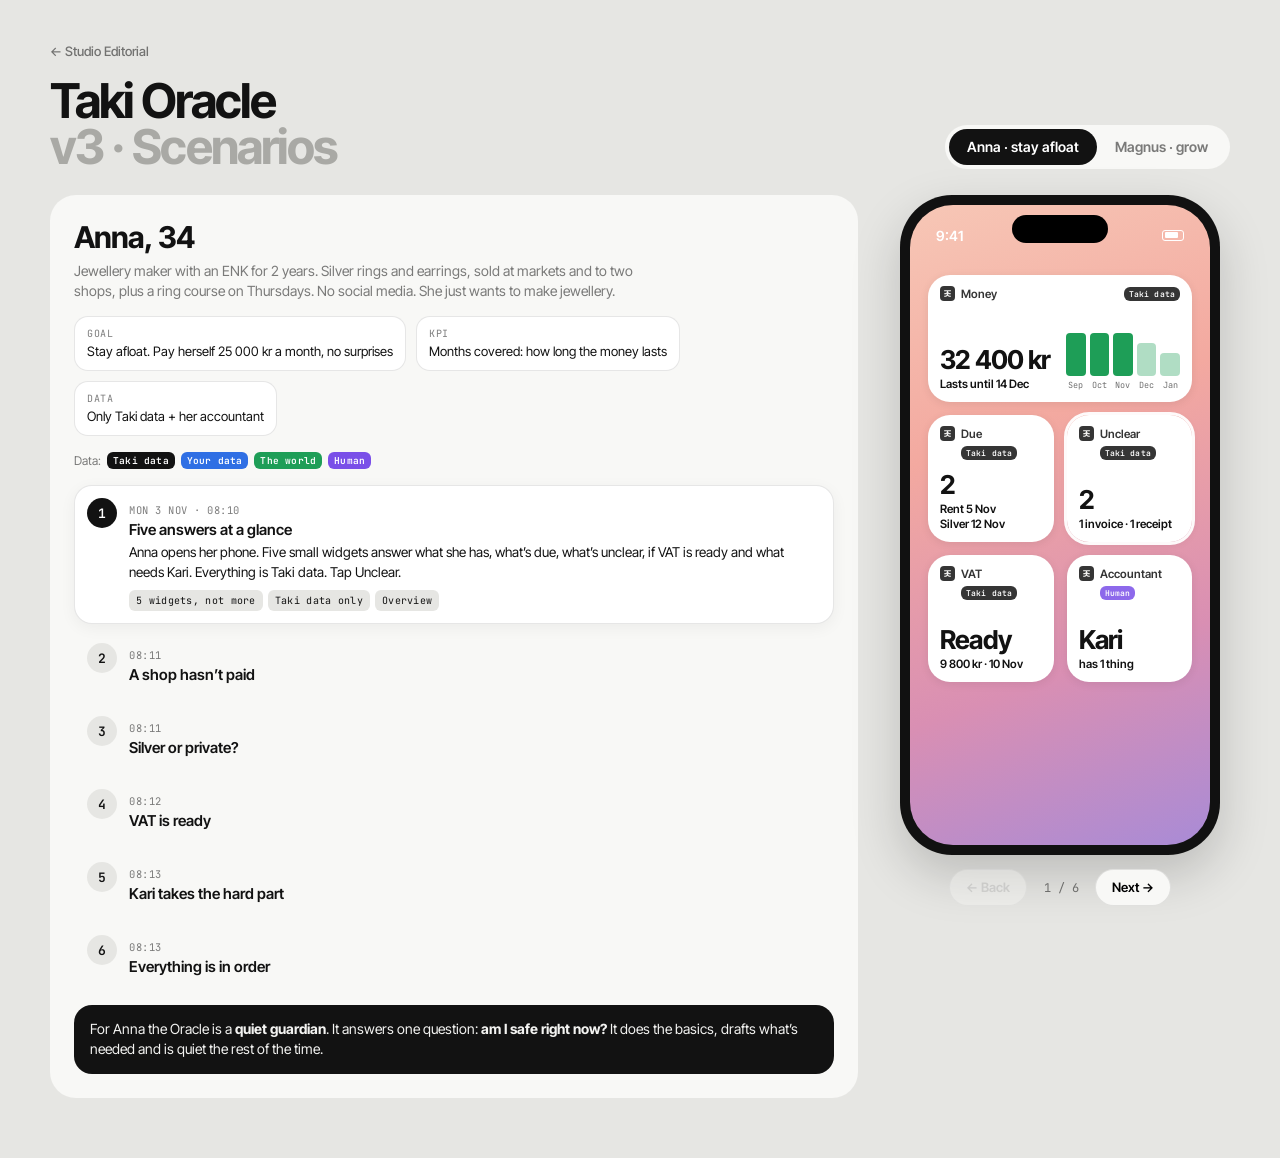
<file: Taki_oracle_v3/index.html>
<!doctype html>
<html lang="en">
<head>
<meta charset="utf-8">
<meta name="viewport" content="width=device-width, initial-scale=1">
<title>Taki Oracle v3</title>
<link rel="preconnect" href="https://fonts.googleapis.com">
<link href="https://fonts.googleapis.com/css2?family=Inter+Tight:wght@400;500;600;700&family=JetBrains+Mono:wght@400;500&display=swap" rel="stylesheet">
<style>
:root{--bg:#e6e6e3;--card:#f8f8f6;--screen:#efefec;--ink:#121212;--soft:rgba(18,18,18,.55);--line:rgba(18,18,18,.1);--grey-t:#a9a9a5;--mono:"JetBrains Mono",ui-monospace,monospace;
--speak:#1e9e57;--tap:#ff5b26;--write:#f6c400;
--taki:#121212;--you:#2f6fe4;--world:#1e9e57;--human:#7a4fe8}
*{box-sizing:border-box;margin:0;padding:0}
html,body{background:var(--bg)}
body{color:var(--ink);font-family:"Inter Tight",Inter,system-ui,-apple-system,sans-serif;-webkit-font-smoothing:antialiased;min-height:100vh;padding:40px 16px 60px}
main{max-width:1180px;margin:0 auto}
.back{font-size:13px;font-weight:500;color:var(--soft);text-decoration:none}
.back:hover{color:var(--ink)}
header.top{display:flex;justify-content:space-between;align-items:flex-end;gap:16px;flex-wrap:wrap;margin:18px 0 26px}
h1{font-size:48px;font-weight:700;letter-spacing:-.04em;line-height:.95}
h1 span{color:var(--grey-t)}
.tabs{display:flex;background:var(--card);border-radius:999px;padding:4px}
.tabs button{font:600 14px/1 "Inter Tight",sans-serif;border:0;background:none;padding:11px 18px;border-radius:999px;cursor:pointer;color:var(--soft)}
.tabs button.on{background:var(--ink);color:#fff}

.layout{display:grid;grid-template-columns:1fr 340px;gap:32px;align-items:start}
@media (max-width:900px){.layout{grid-template-columns:1fr}.stage{order:-1}}

/* scenario panel */
.panel{background:var(--card);border-radius:26px;padding:24px}
.who h2{font-size:30px;font-weight:700;letter-spacing:-.03em}
.who p{font-size:14px;color:var(--soft);line-height:1.45;margin-top:6px;max-width:560px}
.goal{display:flex;gap:10px;flex-wrap:wrap;margin:14px 0 6px}
.goal div{background:#fff;border:1px solid var(--line);border-radius:14px;padding:10px 12px;font-size:13px;line-height:1.3}
.goal small{display:block;font-family:var(--mono);font-size:10px;letter-spacing:.06em;text-transform:uppercase;color:var(--soft);margin-bottom:3px}
.legend{display:flex;flex-wrap:wrap;gap:6px;margin:16px 0 4px;align-items:center;font-size:12px;color:var(--soft)}
.steps{list-style:none;margin-top:16px;display:flex;flex-direction:column;gap:6px}
.steps li{display:grid;grid-template-columns:30px 1fr;gap:12px;padding:12px;border-radius:18px;cursor:pointer;border:1px solid transparent}
.steps li:hover{background:#fff}
.steps li.on{background:#fff;border-color:var(--line);box-shadow:0 4px 16px rgba(0,0,0,.05)}
.steps .n{width:30px;height:30px;border-radius:50%;background:var(--bg);display:flex;align-items:center;justify-content:center;font:600 13px/1 var(--mono)}
.steps li.on .n{background:var(--ink);color:#fff}
.steps .when{font-family:var(--mono);font-size:10.5px;letter-spacing:.05em;text-transform:uppercase;color:var(--soft)}
.steps b{display:block;font-size:15px;font-weight:600;margin-top:2px}
.steps p{font-size:13.5px;line-height:1.45;color:var(--soft);margin-top:4px;display:none}
.steps li.on p{display:block;color:var(--ink)}
.req{display:none;flex-wrap:wrap;gap:5px;margin-top:8px}
.steps li.on .req{display:flex}
.req span{font-family:var(--mono);font-size:10px;letter-spacing:.03em;padding:4px 7px;border-radius:6px;background:var(--bg);color:var(--ink)}
.point{margin-top:16px;padding:14px 16px;border-radius:18px;background:var(--ink);color:#f3f3f1;font-size:14px;line-height:1.45}
.point b{font-weight:700}

/* data labels */
.src{display:inline-flex;align-items:center;gap:4px;font:600 9.5px/1 var(--mono);letter-spacing:.02em;padding:4px 6px;border-radius:6px;color:#fff;white-space:nowrap}
.src.taki{background:var(--taki)}.src.you{background:var(--you)}.src.world{background:var(--world)}.src.human{background:var(--human)}

/* stage */
.stage{position:sticky;top:16px;display:flex;flex-direction:column;align-items:center;gap:14px}
@media (max-width:900px){.stage{position:static}}
.phone{width:320px;height:660px;border-radius:52px;background:#111;padding:10px;box-shadow:0 20px 50px rgba(0,0,0,.18)}
.scr{position:relative;width:100%;height:100%;border-radius:43px;overflow:hidden;display:flex;flex-direction:column;background:var(--screen)}
.scr.anna{background:linear-gradient(160deg,#f7c7b6 0%,#f3a9a0 35%,#d98fb3 70%,#a98bd6 100%)}
.scr.magnus{background:linear-gradient(160deg,#5b6ee8 0%,#4b8fe0 40%,#38b8b0 75%,#7fd17a 100%)}
.status{display:flex;justify-content:space-between;align-items:center;padding:16px 26px 0;font-weight:600;font-size:14px;height:44px;flex:0 0 auto}
.scr.anna .status,.scr.magnus .status{color:#fff}
.island{position:absolute;left:50%;top:10px;transform:translateX(-50%);width:96px;height:28px;border-radius:20px;background:#000;z-index:3}
.batt{display:block;width:22px;height:11px;border:1.5px solid currentColor;border-radius:3px;position:relative}
.batt::after{content:"";position:absolute;inset:1.5px 5px 1.5px 1.5px;background:currentColor;border-radius:1px}
.body{flex:1;overflow:auto;padding:12px 16px 16px;scrollbar-width:none}
.body::-webkit-scrollbar{display:none}
.nav{display:flex;gap:10px;align-items:center}
.nav button{font:600 13px/1 "Inter Tight",sans-serif;padding:11px 16px;border-radius:999px;border:1px solid var(--line);background:var(--card);cursor:pointer}
.nav button:disabled{opacity:.35;cursor:default}
.nav .cnt{font-family:var(--mono);font-size:12px;color:var(--soft);min-width:48px;text-align:center}

/* home widgets */
.grid{display:grid;grid-template-columns:repeat(4,1fr);grid-auto-rows:57px;gap:13px;padding:14px 2px 0}
.w{border-radius:22px;padding:11px 12px;background:#fff;display:flex;flex-direction:column;overflow:hidden;box-shadow:0 2px 10px rgba(0,0,0,.08);position:relative}
.w.s{grid-column:span 2;grid-row:span 2}.w.m{grid-column:span 4;grid-row:span 2}.w.l{grid-column:span 4;grid-row:span 4}
.w .hd{display:flex;align-items:center;gap:6px;font-size:11.5px;font-weight:600;opacity:.85}
.w .hd svg{width:15px;height:15px;border-radius:4px;flex:0 0 auto}
.w .hd{flex-wrap:wrap;row-gap:5px}
.w .hd .src{margin-left:auto;font-size:8px;padding:3px 5px}
.w.s .hd .src{margin-left:21px;order:3;flex-basis:auto}
.w.s .hd span:not(.src){flex:1}
.w .ok~.lbl,.w .lbl{padding-right:0}
.w.fin .lbl{padding-right:24px}
.w .big{font-size:26px;font-weight:700;letter-spacing:-.03em;line-height:1;margin-top:auto;white-space:nowrap}
.w .lbl{font-size:11.5px;font-weight:600;line-height:1.25;margin-top:4px}
.w .row{display:flex;gap:12px;flex:1;margin-top:4px}
.w .row>div{flex:1;display:flex;flex-direction:column;min-width:0}
.w .ok{position:absolute;right:10px;bottom:10px;width:20px;height:20px;border-radius:50%;background:var(--speak);color:#fff;font:700 12px/20px sans-serif;text-align:center}
.w.tapme{cursor:pointer;outline:3px solid rgba(255,255,255,.95);animation:pulse 1.6s ease-in-out infinite}
@keyframes pulse{50%{outline-color:rgba(255,255,255,.2)}}
.bars{display:flex;align-items:flex-end;gap:4px;height:58px;margin-top:auto}
.bars div{flex:1;display:flex;flex-direction:column;align-items:center;gap:3px;height:100%;justify-content:flex-end}
.bars b{display:block;width:100%;border-radius:4px;background:var(--c,#121212)}
.bars b.f{opacity:.35}
.bars b.hi{opacity:1}
.bars small{font-size:8.5px;font-family:var(--mono);opacity:.6}
.banner{background:rgba(255,255,255,.88);backdrop-filter:blur(12px);-webkit-backdrop-filter:blur(12px);border-radius:20px;padding:11px 12px;display:flex;gap:10px;align-items:flex-start;font-size:12.5px;line-height:1.35;box-shadow:0 4px 18px rgba(0,0,0,.08)}
.banner svg{width:30px;height:30px;border-radius:8px;flex:0 0 auto}
.banner b{display:block;font-size:12px}

/* app screens */
.app{display:flex;flex-direction:column;gap:10px}
.apphd{display:flex;align-items:center;gap:8px;font-size:13px;font-weight:600;color:var(--soft);margin-bottom:2px}
.apphd svg{width:22px;height:22px;border-radius:6px}
.apphd .bk{margin-right:auto;cursor:pointer}
.orb{display:flex;gap:10px;align-items:flex-start}
.orb .o{width:36px;height:36px;border-radius:50%;background:#121212;flex:0 0 auto;display:flex;align-items:center;justify-content:center;position:relative}
.orb .o svg{width:22px;height:22px}
.orb .o::after{content:"";position:absolute;inset:-4px;border-radius:50%;border:2px solid transparent;border-top-color:var(--speak);animation:spin 2.4s linear infinite}
@keyframes spin{to{transform:rotate(360deg)}}
.orb .say{background:#fff;border-radius:4px 18px 18px 18px;padding:10px 12px;font-size:13.5px;line-height:1.4}
.card{background:#fff;border-radius:20px;padding:13px}
.card h4{font-size:12px;font-weight:600;color:var(--soft);margin-bottom:6px;display:flex;flex-wrap:wrap;gap:6px;align-items:center}
.card h4 .src{margin-left:auto}
.card .t{font-size:13.5px;line-height:1.45}
.card .mail{font-size:12.5px;line-height:1.45;background:var(--screen);border-radius:12px;padding:10px;margin-top:6px}
.kv{display:flex;justify-content:space-between;font-size:13px;padding:7px 0;border-top:1px solid var(--line)}
.kv:first-of-type{border-top:0}
.kv.tot{font-weight:700;font-size:15px}
.srcs{display:flex;gap:5px;flex-wrap:wrap}
.acts{display:flex;flex-direction:column;gap:8px;margin-top:4px}
.act{display:flex;align-items:center;gap:10px;border:0;border-radius:16px;padding:12px 13px;font:600 14px/1.2 "Inter Tight",sans-serif;cursor:pointer;text-align:left;background:#fff;color:var(--ink)}
.act.main{background:var(--ink);color:#fff}
.act .e{width:26px;height:26px;border-radius:50%;flex:0 0 auto;display:flex;align-items:center;justify-content:center;color:#fff}
.act .e .ico{width:16px;height:16px}
.act .e.speak{background:var(--speak)}.act .e.tap{background:var(--tap)}.act .e.write{background:var(--write);color:#121212}
.act small{display:block;font-weight:500;font-size:11px;opacity:.6;margin-top:2px}
.choice{display:grid;grid-template-columns:1fr 1fr;gap:8px}
.choice .act{flex-direction:column;align-items:flex-start;min-height:84px}
.ico{display:block;width:100%;height:100%;background:currentColor;-webkit-mask-size:contain;mask-size:contain;-webkit-mask-repeat:no-repeat;mask-repeat:no-repeat;-webkit-mask-position:center;mask-position:center}
.post{background:#fff;border-radius:20px;overflow:hidden}
.post .ph{height:190px;background:linear-gradient(135deg,#f6d36b,#e7a33b 55%,#b86a22);display:flex;align-items:center;justify-content:center}
.post .ph svg{width:150px;height:150px}
.post .cap{padding:11px 13px;font-size:13px;line-height:1.4}
.post .cap b{font-weight:700}
.why{font-size:12px;line-height:1.4;background:#fff;border-radius:16px;padding:10px 12px}
.why div{padding:3px 0}.why b{display:inline-block;width:46px;font-family:var(--mono);font-size:10px;text-transform:uppercase;color:var(--soft)}
.heat{display:grid;grid-template-columns:repeat(5,1fr);gap:4px;margin-top:6px}
.heat i{height:22px;border-radius:5px;background:var(--speak)}
.heat span{font-family:var(--mono);font-size:9px;color:var(--soft);text-align:center}
.slider{margin-top:6px}
.slider input{width:100%;accent-color:#121212}
.slider .ticks{display:flex;justify-content:space-between;font-family:var(--mono);font-size:10px;color:var(--soft)}
.lg{display:flex;gap:10px;flex-wrap:wrap;font-size:10.5px;margin-top:6px}
.lg i{display:inline-block;width:14px;height:3px;border-radius:2px;margin-right:4px;vertical-align:middle}
.big2{font-size:30px;font-weight:700;letter-spacing:-.03em;line-height:1}
.prog{height:8px;background:var(--screen);border-radius:4px;overflow:hidden;margin-top:6px}
.prog i{display:block;height:100%;background:var(--speak);border-radius:4px}
.done{display:flex;align-items:center;gap:8px;font-size:13px;padding:8px 0;border-top:1px solid var(--line)}
.done:first-of-type{border-top:0}
.done i{width:20px;height:20px;border-radius:50%;background:var(--speak);color:#fff;font:700 11px/20px sans-serif;text-align:center;font-style:normal;flex:0 0 auto}
</style>
</head>
<body>
<main>
  <a class="back" href="../">← Studio Editorial</a>
  <header class="top">
    <h1>Taki Oracle<br><span>v3 · Scenarios</span></h1>
    <div class="tabs"><button data-p="anna">Anna · stay afloat</button><button data-p="magnus">Magnus · grow</button></div>
  </header>
  <div class="layout">
    <section class="panel" id="panel"></section>
    <aside class="stage">
      <div class="phone"><div class="scr" id="scr"></div></div>
      <div class="nav"><button id="prev">← Back</button><span class="cnt" id="cnt"></span><button id="next">Next →</button></div>
    </aside>
  </div>
</main>
<script>
const ICONS = {speak:'[data-uri]', tap:'[data-uri]', write:'[data-uri]'};
function symbol(kind){ return `<i class="ico" style="-webkit-mask-image:url(${ICONS[kind]});mask-image:url(${ICONS[kind]})"></i>`; }
const TP='M7.22 8.33 L6.94 9.03 L6.94 20.56 L7.36 21.67 L8.06 22.22 L39.72 22.22 L41.81 22.64 L42.64 23.75 L42.64 25.28 L41.53 30.83 L39.58 35.28 L37.36 38.47 L33.19 42.08 L30.14 43.61 L25.14 45.14 L14.72 46.11 L9.03 45.83 L7.50 46.67 L7.08 47.78 L7.08 59.03 L8.06 60.28 L21.81 60.42 L25.28 60.14 L32.36 58.47 L40.97 54.44 L42.22 54.58 L42.78 55.83 L41.39 63.89 L39.86 67.08 L37.36 70.42 L32.92 74.44 L28.19 76.67 L22.78 77.92 L18.75 78.33 L8.89 78.19 L7.50 78.75 L7.08 79.58 L7.08 91.11 L7.78 92.36 L9.72 92.78 L23.61 92.36 L27.50 91.94 L32.64 90.69 L36.67 89.17 L41.53 86.25 L44.03 84.31 L49.58 78.89 L50.56 78.89 L51.25 79.31 L54.86 83.19 L59.17 86.67 L63.75 89.31 L67.92 90.83 L72.78 92.08 L80.69 92.78 L90.83 92.78 L92.64 92.08 L93.06 90.97 L93.06 79.86 L92.64 78.75 L91.67 78.19 L82.50 78.33 L77.50 77.92 L71.67 76.67 L67.08 74.31 L63.61 71.39 L60.42 67.08 L58.47 62.64 L57.36 55.28 L58.06 54.03 L59.17 54.03 L63.06 56.11 L68.47 58.33 L75.69 60.00 L80.83 60.28 L91.67 60.14 L92.78 59.44 L93.06 58.61 L93.06 47.22 L92.78 46.25 L91.53 45.42 L83.33 45.69 L74.86 45.00 L70.14 43.47 L67.36 41.94 L64.44 39.58 L62.22 37.22 L60.28 34.31 L58.33 29.58 L57.50 25.42 L57.50 23.61 L58.47 22.50 L60.28 22.22 L90.83 22.36 L92.50 22.08 L93.19 21.53 L93.61 20.42 L93.61 9.03 L93.19 8.19 L91.81 7.64 L8.33 7.64Z';
const taki=(s)=>'<svg viewBox="0 0 100 100"'+(s?' style="'+s+'"':'')+'><rect width="100" height="100" fill="#121212"/><g transform="translate(24 24) scale(.52)"><path fill="#f3f3f1" fill-rule="evenodd" d="'+TP+'"/></g></svg>';
const glyph='<svg viewBox="0 0 100 100"><path fill="#f3f3f1" fill-rule="evenodd" d="'+TP+'"/></svg>';
const SRC={taki:'Taki data',you:'Your data',world:'The world',human:'Human'};
const src=(...k)=>k.map(x=>'<span class="src '+x+'">'+SRC[x]+'</span>').join('');
const act=(eff,label,sub,main)=>'<button class="act'+(main?' main':'')+'" data-next><span class="e '+eff+'">'+symbol(eff)+'</span><span>'+label+(sub?'<small>'+sub+'</small>':'')+'</span></button>';
const say=t=>'<div class="orb"><div class="o">'+glyph+'</div><div class="say">'+t+'</div></div>';
const apphd=(t)=>'<div class="apphd"><span class="bk" data-home>‹ Home</span>'+taki()+'<span>'+t+'</span></div>';
const bars=(d,c)=>{const mx=Math.max(...d.map(x=>x[0]));return '<div class="bars" style="--c:'+c+'">'+d.map(x=>'<div><b class="'+(x[2]||'')+'" style="height:'+Math.max(6,x[0]/mx*100)+'%"></b><small>'+x[1]+'</small></div>').join('')+'</div>'};
const W=(size,name,s,body,extra,cls)=>'<div class="w '+size+(cls?' '+cls:'')+(body.indexOf('class="ok"')>-1?' fin':'')+'"'+(extra||'')+'><div class="hd">'+taki()+'<span>'+name+'</span>'+src(s)+'</div>'+body+'</div>';

/* ---------------- ANNA ---------------- */
const annaHome=(done)=>'<div class="grid">'+
 W('m','Money','taki','<div class="row"><div><div class="big">'+(done?'Feb':'32 400 kr')+'</div><div class="lbl">'+(done?'You’re covered until February':'Lasts until 14 Dec')+'</div></div><div>'+bars([[38,'Sep'],[34,'Oct'],[32,'Nov'],[done?36:22,'Dec','f'],[done?30:15,'Jan','f']],'#1e9e57')+'</div></div>')+
 W('s','Due','taki','<div class="big">2</div><div class="lbl">Rent 5 Nov<br>Silver 12 Nov</div>'+(done?'<span class="ok">✓</span>':''))+
 W('s','Unclear','taki','<div class="big">'+(done?'0':'2')+'</div><div class="lbl">'+(done?'Nothing needs you':'1 invoice · 1 receipt')+'</div>'+(done?'<span class="ok">✓</span>':''),done?'':' data-next',done?'':'tapme')+
 W('s','VAT','taki','<div class="big">'+(done?'Filed':'Ready')+'</div><div class="lbl">'+(done?'9 800 kr paid':'9 800 kr · 10 Nov')+'</div>'+(done?'<span class="ok">✓</span>':''))+
 W('s','Accountant','human','<div class="big">Kari</div><div class="lbl">'+(done?'Handled it':'has 1 thing')+'</div>'+(done?'<span class="ok">✓</span>':''))+
 '</div>';

const ANNA={
 who:'Anna, 34',
 desc:'Jewellery maker with an ENK for 2 years. Silver rings and earrings, sold at markets and to two shops, plus a ring course on Thursdays. No social media. She just wants to make jewellery.',
 goal:[['Goal','Stay afloat. Pay herself 25 000 kr a month, no surprises'],['KPI','Months covered: how long the money lasts'],['Data','Only Taki data + her accountant']],
 point:'For Anna the Oracle is a <b>quiet guardian</b>. It answers one question: <b>am I safe right now?</b> It does the basics, drafts what’s needed and is quiet the rest of the time.',
 steps:[
  {when:'Mon 3 Nov · 08:10',t:'Five answers at a glance',p:'Anna opens her phone. Five small widgets answer what she has, what’s due, what’s unclear, if VAT is ready and what needs Kari. Everything is Taki data. Tap Unclear.',req:['5 widgets, not more','Taki data only','Overview'],
   scr:'home',html:()=>annaHome(false)},
  {when:'08:11',t:'A shop hasn’t paid',p:'Galleri Sølv is 14 days late with 6 500 kr. The Oracle has already written a friendly reminder. Anna only needs to tap Send.',req:['Proactive','Draft ready','Tap = medium effort'],
   html:()=>'<div class="app">'+apphd('Unclear · 1 of 2')+say('Galleri Sølv hasn’t paid <b>6 500 kr</b>. It’s 14 days late. I wrote a friendly reminder.')+
   '<div class="card"><h4>Draft reminder '+src('taki')+'</h4><div class="mail">Hi Galleri Sølv,<br>A small reminder about invoice #214 for 6 500 kr, due 20 October. Thank you!<br>Best, Anna</div></div>'+
   '<div class="acts">'+act('tap','Send reminder','Goes from your Taki email',1)+act('write','Edit first','')+'</div></div>'},
  {when:'08:11',t:'Silver or private?',p:'One receipt from Thune Sølv is unclear. Anna taps Silver, or just says it. That’s all.',req:['One question','Speak or tap'],
   html:()=>'<div class="app">'+apphd('Unclear · 2 of 2')+say('Receipt from <b>Thune Sølv, 1 840 kr</b>. Is this silver for your jewellery, or private?')+
   '<div class="card"><h4>Receipt '+src('taki')+'</h4><div class="kv"><span>Thune Sølv AS</span><span>1 840 kr</span></div><div class="kv"><span>28 Oct</span><span>Card ****4410</span></div></div>'+
   '<div class="choice">'+act('tap','Silver','for work',1)+act('tap','Private','not the business')+'</div><div class="acts">'+act('speak','Or just say it','“It’s silver”')+'</div></div>'},
  {when:'08:12',t:'VAT is ready',p:'Taki has checked 41 receipts and made the VAT report. Anna doesn’t need to understand it, only approve it.',req:['Draft ready','Approve only'],
   html:()=>'<div class="app">'+apphd('VAT · Sep–Oct')+say('Your VAT is ready. I checked <b>41 receipts</b>. You pay <b>9 800 kr</b> by 10 Nov, and there’s money for it.')+
   '<div class="card"><h4>VAT report '+src('taki')+'</h4><div class="kv"><span>Sales</span><span>49 000 kr</span></div><div class="kv"><span>VAT on sales</span><span>12 250 kr</span></div><div class="kv"><span>VAT on purchases</span><span>– 2 450 kr</span></div><div class="kv tot"><span>To pay</span><span>9 800 kr</span></div></div>'+
   '<div class="acts">'+act('tap','Approve and send','To Skatteetaten via Altinn',1)+'</div></div>'},
  {when:'08:13',t:'Kari takes the hard part',p:'Her autumn was good, so the tax prepayment is too low. That’s a human job. Kari, the accountant, adjusts it. Anna doesn’t need to do anything.',req:['Human in the loop','Only when it matters'],
   html:()=>'<div class="app">'+apphd('Accountant')+
   '<div class="card"><h4>Message from Kari '+src('human')+'</h4><div class="t">Hi Anna! Your autumn went well, so your tax prepayment is a bit low. I’ll adjust it so you don’t get a bill next year. You don’t need to do anything.</div></div>'+
   say('Kari will handle it. New prepayment: <b>+600 kr a month</b> from December. It’s already in your money forecast.')+
   '<div class="acts">'+act('tap','Thanks, Kari','',1)+'</div></div>'},
  {when:'08:13',t:'Everything is in order',p:'Two minutes later. The Oracle checks that everything is done: the shop paid, VAT is filed, Kari handled the tax. Anna is covered until February. Nothing more this week.',req:['Checks it’s done','Quiet guardian'],
   scr:'home',html:()=>'<div class="banner" style="margin-top:12px">'+taki()+'<div><b>Taki · now</b>Everything is in order. You’re covered until February. Nothing more this week.</div></div>'+annaHome(true)}
 ]};

/* ---------------- MAGNUS ---------------- */
const horn='<svg viewBox="0 0 200 200" fill="none" stroke="#fff" stroke-width="7" stroke-linecap="round" stroke-linejoin="round"><path d="M30 120h70c18 0 26-10 26-24s-8-24-26-24H70c-10 0-16 6-16 14s6 14 16 14h40"/><path d="M126 96l44-36v96l-44-36"/><path d="M84 120v18M96 120v18M108 120v18"/></svg>';
let hire=1;
function future(h){ // months Jul..Dec, income k kr / month after salary
 const B=[62,58,55,60,66,72],out={none:B.slice(),prob:[],plaus:[],pref:[]};
 B.forEach((b,i)=>{let v=b;if(i>=h){v+= (i>=h+2?20:(i===h+1?10:3))-14}
  out.prob.push(v);out.plaus.push(i>=h?v-7:v);out.pref.push(i>=h?v+6:v)});
 return out;
}
function chart(){
 const f=future(hire),W=268,H=130,mx=95,mn=35;
 const x=i=>14+i*(W-24)/5,y=v=>H-14-(v-mn)/(mx-mn)*(H-28);
 const line=(a,c,dash,w)=>'<polyline fill="none" stroke="'+c+'" stroke-width="'+(w||2.5)+'" '+(dash?'stroke-dasharray="4 4"':'')+' points="'+a.map((v,i)=>x(i)+','+y(v)).join(' ')+'"/>';
 const band='<polygon fill="rgba(30,158,87,.12)" points="'+f.pref.map((v,i)=>x(i)+','+y(v)).join(' ')+' '+f.plaus.map((v,i)=>x(i)+','+y(v)).reverse().join(' ')+'"/>';
 const goal='<line x1="10" x2="'+(W-6)+'" y1="'+y(60)+'" y2="'+y(60)+'" stroke="#121212" stroke-opacity=".25" stroke-dasharray="2 3"/><text x="'+(W-8)+'" y="'+(y(60)-4)+'" text-anchor="end" font-size="8" font-family="JetBrains Mono" fill="#121212" fill-opacity=".5">goal 60k</text>';
 const m=['Jul','Aug','Sep','Oct','Nov','Dec'].map((t,i)=>'<text x="'+x(i)+'" y="'+(H-2)+'" text-anchor="middle" font-size="8" font-family="JetBrains Mono" fill="#121212" fill-opacity=".5">'+t+'</text>').join('');
 const hx='<line x1="'+x(hire)+'" x2="'+x(hire)+'" y1="8" y2="'+(H-14)+'" stroke="#ff5b26" stroke-width="1.5"/><text x="'+(x(hire)+3)+'" y="14" font-size="8" font-family="JetBrains Mono" fill="#ff5b26">hire</text>';
 return '<svg viewBox="0 0 '+W+' '+H+'" width="100%">'+goal+band+line(f.none,'#121212',1,1.5)+line(f.plaus,'#f6c400')+line(f.pref,'#1e9e57')+line(f.prob,'#2f6fe4',0,3)+hx+m+'</svg>';
}
function whatifText(){
 const f=future(hire),d=f.prob[5]-f.none[5],mo=['July','August','September','October','November','December'][hire];
 return 'Hire in <b>'+mo+'</b>: by December you’ll likely earn <b>'+(d>=0?'+':'')+d+' 000 kr</b> a month after salary'+(hire>=4?', but May will be chaos again first.':', and get 10 hours a week back.');
}
const magHome=()=>'<div class="banner" style="margin-top:12px">'+taki()+'<div><b>Taki · Oracle</b>Last May was chaos. Post now for May?</div></div><div class="grid">'+
 W('m','Goal','taki','<div class="row"><div><div class="big">August</div><div class="lbl">Hire an apprentice</div></div><div style="justify-content:flex-end"><div class="lbl" style="font-weight:500">60k × 3 months</div><div class="prog"><i style="width:33%"></i></div><div class="lbl" style="font-weight:500;margin-top:8px">10 h/week freed</div><div class="prog"><i style="width:10%"></i></div></div></div>')+
 W('m','Seasons','you','<div class="row"><div><div class="big">May</div><div class="lbl">busiest month · 17 May</div></div><div>'+bars([[30,'J'],[34,'F'],[48,'M'],[52,'A'],[90,'M','hi'],[40,'J']],'#2f6fe4')+'</div></div>',' data-next','tapme')+
 W('s','Supplier','world','<div class="big">+12 %</div><div class="lbl">materials · time for a price review</div>')+
 W('s','Accountant','human','<div class="big">Kari</div><div class="lbl">ready when you are</div>')+
 '</div>';

const MAGNUS={
 who:'Magnus, 41',
 desc:'Instrument repairer with an ENK. Strings and brass, and many school bands are his customers. He works 55 hours a week and wants to learn and grow.',
 goal:[['Goal','Hire an apprentice by August'],['KPI','60 000 kr a month for 3 months · 10 hours a week freed'],['Data','Taki data + his data + the world']],
 point:'For Magnus the Oracle is a <b>sparring partner</b>. It remembers, drafts the work and shows the numbers behind the dream, but <b>Magnus makes the decision</b>.',
 steps:[
  {when:'Mon 2 Feb · 07:30',t:'His goal on the home screen',p:'Magnus’s home screen starts with his goal: hire by August. The Oracle has noticed something about May. Tap Seasons.',req:['Goal + KPI','Combined data'],
   scr:'home',html:magHome},
  {when:'07:31',t:'The Oracle remembers last May',p:'Last year he repaired 23 brass instruments in the three weeks before 17 May and worked 70-hour weeks. The Oracle combines invoices (Taki data) with his calendar (his data) and suggests acting now.',req:['Memory','Taki + your data','Look back → look ahead'],
   html:()=>'<div class="app">'+apphd('Seasons')+say('Last May you repaired <b>23 brass instruments</b> in 3 weeks and worked <b>70-hour weeks</b>. If bands book in April instead, May gets calmer.')+
   '<div class="card"><h4>Jobs per month, last year <span class="srcs" style="margin-left:auto">'+src('taki','you')+'</span></h4>'+bars([[11,'Jan'],[12,'Feb'],[16,'Mar'],[18,'Apr'],[41,'May','hi'],[14,'Jun']],'#2f6fe4')+'</div>'+
   '<div class="acts">'+act('tap','Show me a draft post','Ready in a second',1)+'</div></div>'},
  {when:'07:32',t:'A post, ready to go',p:'The Oracle drafts the post: photo from his camera roll, price from his price list, sent at the time his followers are online. It says what, why and when. Magnus edits one word and posts it.',req:['Draft','What · why · when','Tied to the goal'],
   html:()=>'<div class="app">'+apphd('Draft post')+'<div class="post"><div class="ph">'+horn+'</div><div class="cap"><b>magnus_instrumentverksted</b> Is your band ready for 17 May? 🎺 Book a service before 1 April and get 15 % off for school bands.</div></div>'+
   '<div class="why"><div><b>What</b>Service offer to school bands</div><div><b>Why</b>Fill April so May isn’t chaos</div><div><b>When</b>Sunday 19:00, followers online</div></div>'+
   '<div class="srcs">'+src('you','taki')+'</div>'+
   '<div class="acts">'+act('tap','Schedule for Sunday','',1)+act('write','Edit text','')+'</div></div>'},
  {when:'Mon 9 Mar',t:'Did it pay off?',p:'Five weeks later the Oracle checks the result itself: 14 bands booked from the post, worth about 21 000 kr. May is already 70 % full, and spread out.',req:['Checks it’s done','Social → money'],
   html:()=>'<div class="app">'+apphd('Did it pay off?')+say('The post brought <b>14 bookings</b>, about <b>21 000 kr</b>. May is <b>70 % full</b> already, and spread out over 4 weeks.')+
   '<div class="card"><h4>May, booked so far '+src('you')+'</h4><div class="heat">'+[.9,.75,.7,.55,.3].map(v=>'<i style="opacity:'+v+'"></i>').join('')+['W18','W19','W20','W21','W22'].map(t=>'<span>'+t+'</span>').join('')+'</div></div>'+
   '<div class="card"><div class="kv"><span>Bookings from post</span><span>14</span></div><div class="kv"><span>Value</span><span>≈ 21 000 kr</span></div><div class="kv"><span>Time spent</span><span>12 min</span></div></div>'+
   '<div class="acts">'+act('tap','What does this mean for hiring?','',1)+'</div></div>'},
  {when:'09:05',t:'What if I hire?',p:'Magnus drags the slider to choose when the apprentice starts. The Oracle shows three futures: probable (blue), a slow autumn (yellow) and with a price review (green), against doing nothing (dashed).',req:['Several futures','Magnus decides','Interactive'],
   html:()=>'<div class="app">'+apphd('What if')+say('<span id="wt">'+whatifText()+'</span>')+
   '<div class="card"><h4>Income after salary, k kr '+src('taki','you','world')+'</h4><div id="ch">'+chart()+'</div>'+
   '<div class="lg"><span><i style="background:#2f6fe4"></i>Probable</span><span><i style="background:#f6c400"></i>Slow autumn</span><span><i style="background:#1e9e57"></i>Price review</span><span><i style="background:#121212;opacity:.5"></i>No hire</span></div>'+
   '<div class="slider"><input type="range" min="0" max="5" step="1" value="'+hire+'" id="hire"><div class="ticks"><span>Jul</span><span>Aug</span><span>Sep</span><span>Oct</span><span>Nov</span><span>Dec</span></div></div></div>'+
   '<div class="acts">'+act('tap','Ask Kari to check the plan','',1)+'</div></div>'},
  {when:'Tue 10 Mar',t:'Kari checks the plan',p:'Hiring is a big decision, so a human looks at it. Kari agrees with the plan, but wants three stable months first. Magnus books a call.',req:['Human in the loop','Before big choices'],
   html:()=>'<div class="app">'+apphd('Accountant')+
   '<div class="card"><h4>Message from Kari '+src('human')+'</h4><div class="t">Hi Magnus! The plan looks good. You’re at <b>2 of 3 months</b> over 60 000 kr. If May goes as booked, August works. Let’s also look at apprentice support from the county (lærlingtilskudd).</div></div>'+
   say('I’ve added May as the deciding month. I’ll tell you as soon as you reach 3 of 3.')+
   '<div class="acts">'+act('tap','Book a call with Kari','Thursday 14:00 is free',1)+act('speak','Reply by voice','')+'</div></div>'},
  {when:'Mon 1 Jun',t:'Goal reached',p:'May went as booked. Three months over 60 000 kr. The Oracle tells him the goal is reached and drafts the job ad. Magnus can hire in August.',req:['Goal / KPI','Draft next step'],
   html:()=>'<div class="banner" style="margin-top:12px">'+taki()+'<div><b>Taki · Oracle</b>3 of 3 months over 60 000 kr. You can hire in August. 🎉</div></div><div class="app" style="margin-top:10px">'+
   '<div class="card"><h4>Goal: hire in August '+src('taki','you')+'</h4>'+bars([[61,'Mar','hi'],[64,'Apr','hi'],[88,'May','hi']],'#1e9e57')+
   '<div class="done"><i>✓</i>3 months over 60 000 kr</div><div class="done"><i>✓</i>Kari approved the plan</div><div class="done"><i>✓</i>Apprentice support applied for</div></div>'+
   '<div class="acts">'+act('tap','See draft job ad','Apprentice, instrument repair',1)+act('write','Write it myself','')+'</div></div>'}
 ]};

/* ---------------- render ---------------- */
const P={anna:ANNA,magnus:MAGNUS};
let cur='anna',step=0;
try{const s=JSON.parse(localStorage.getItem('taki-oracle-v3')||'null');if(s&&P[s.cur]){cur=s.cur;step=Math.min(s.step|0,P[cur].steps.length-1)}}catch(e){}
function renderPanel(){
 const d=P[cur];
 document.getElementById('panel').innerHTML=
  '<div class="who"><h2>'+d.who+'</h2><p>'+d.desc+'</p></div>'+
  '<div class="goal">'+d.goal.map(g=>'<div><small>'+g[0]+'</small>'+g[1]+'</div>').join('')+'</div>'+
  '<div class="legend">Data:'+src('taki','you','world','human')+'</div>'+
  '<ol class="steps">'+d.steps.map((s,i)=>'<li data-s="'+i+'" class="'+(i===step?'on':'')+'"><span class="n">'+(i+1)+'</span><div><span class="when">'+s.when+'</span><b>'+s.t+'</b><p>'+s.p+'</p><div class="req">'+s.req.map(r=>'<span>'+r+'</span>').join('')+'</div></div></li>').join('')+'</ol>'+
  '<div class="point">'+d.point+'</div>';
}
function render(){
 const d=P[cur],s=d.steps[step];
 document.querySelectorAll('.tabs button').forEach(b=>b.classList.toggle('on',b.dataset.p===cur));
 const scr=document.getElementById('scr');
 scr.className='scr'+(s.scr==='home'?' '+cur:'');
 scr.innerHTML='<div class="status"><span>9:41</span><div class="island"></div><span class="batt"></span></div><div class="body">'+s.html()+'</div>';
 renderPanel();
 document.getElementById('cnt').textContent=(step+1)+' / '+d.steps.length;
 document.getElementById('prev').disabled=step===0;
 document.getElementById('next').disabled=step===d.steps.length-1;
 try{localStorage.setItem('taki-oracle-v3',JSON.stringify({cur,step}))}catch(e){}
}
function go(i){const n=P[cur].steps.length;step=Math.max(0,Math.min(n-1,i));render()}
document.addEventListener('click',e=>{
 const t=e.target.closest('.tabs button');if(t){cur=t.dataset.p;step=0;render();return}
 const li=e.target.closest('.steps li');if(li){go(+li.dataset.s);return}
 if(e.target.closest('[data-home]')){go(0);return}
 if(e.target.closest('[data-next]')){go(step+1);return}
});
document.getElementById('prev').onclick=()=>go(step-1);
document.getElementById('next').onclick=()=>go(step+1);
document.addEventListener('keydown',e=>{if(e.target.tagName==='INPUT')return;if(e.key==='ArrowRight')go(step+1);if(e.key==='ArrowLeft')go(step-1)});
document.addEventListener('input',e=>{if(e.target.id==='hire'){hire=+e.target.value;document.getElementById('ch').innerHTML=chart();document.getElementById('wt').innerHTML=whatifText()}});
render();
</script>
</body>
</html>
</file>
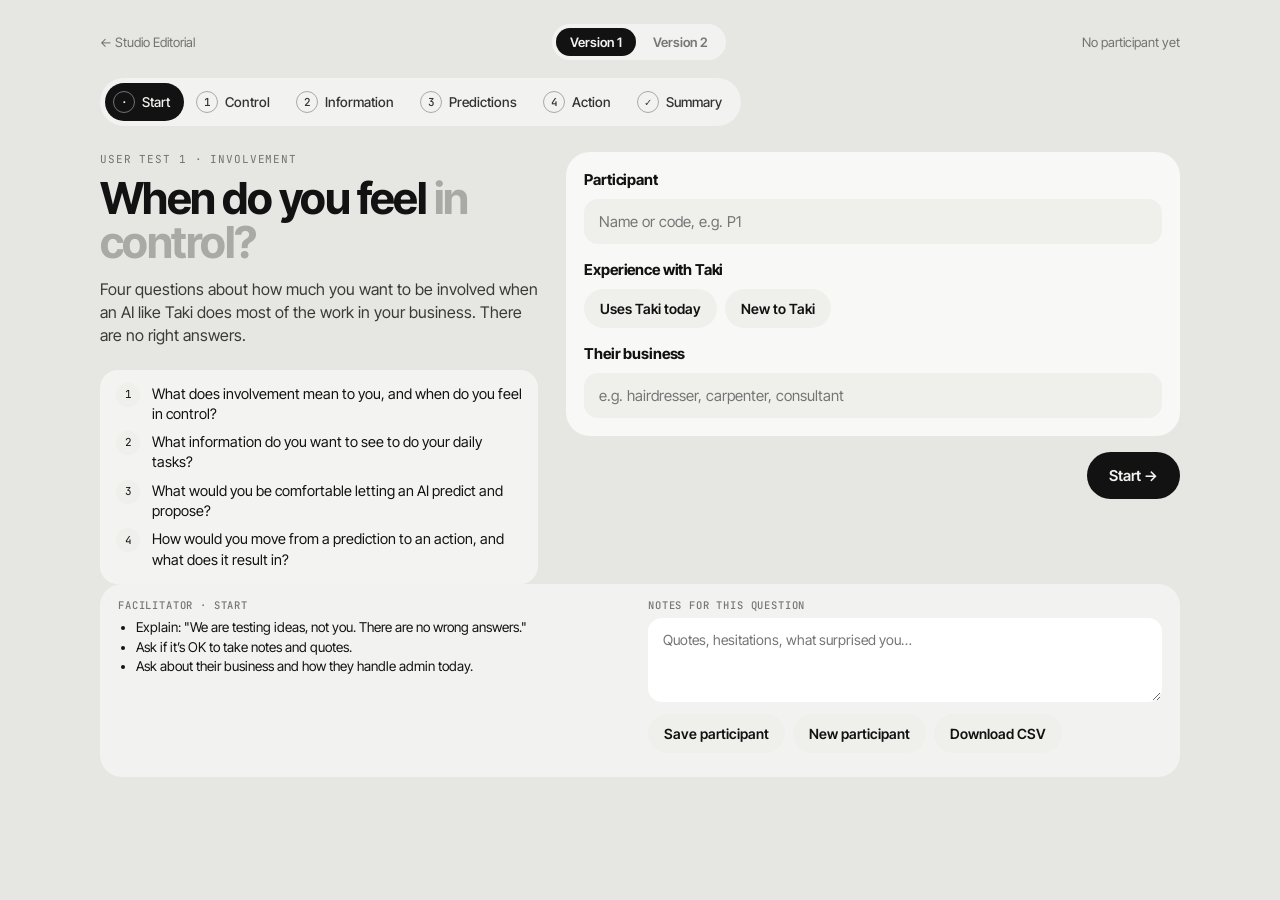
<file: Usertest_1/index.html>
<!doctype html>
<html lang="en">
<head>
<meta charset="utf-8">
<meta name="viewport" content="width=device-width, initial-scale=1">
<title>User test 1 – Involvement</title>
<link rel="preconnect" href="https://fonts.googleapis.com">
<link href="https://fonts.googleapis.com/css2?family=Inter+Tight:wght@400;500;600;700&family=JetBrains+Mono:wght@400;500&display=swap" rel="stylesheet">
<style>
:root{
  --bg:#e6e6e3; --card:#f8f8f6; --screen:#efefec; --ink:#121212; --soft:rgba(18,18,18,.55); --line:rgba(18,18,18,.12); --grey-t:#a9a9a5;
  --speak:#1e9e57; --tap:#ff5b26; --write:#f6c400; --acct:#4f7fe8;
  --mono:"JetBrains Mono",ui-monospace,monospace;
}
*{box-sizing:border-box;margin:0;padding:0}
body{background:var(--bg);color:var(--ink);font-family:"Inter Tight",Inter,system-ui,-apple-system,sans-serif;-webkit-font-smoothing:antialiased;min-height:100vh;padding:24px 16px 60px}
button{font:inherit;color:inherit;border:0;background:none;cursor:pointer}
main{max-width:1080px;margin:0 auto}
.top{display:flex;justify-content:space-between;align-items:baseline;gap:12px;flex-wrap:wrap}
.top a{font-size:13px;color:var(--soft);text-decoration:none}
.top a:hover{color:var(--ink)}
.top .who{font-size:13px;color:var(--soft)}
.top .who b{color:var(--ink);font-weight:600}

.vers{display:flex;gap:3px;background:rgba(255,255,255,.5);border-radius:999px;padding:4px}
.vers a{font-size:13px;font-weight:600;padding:6px 14px;border-radius:999px;color:var(--soft)!important;text-decoration:none}
.vers a.on{background:var(--ink);color:#f3f3f1!important}
/* steps */
.steps{display:flex;gap:4px;flex-wrap:wrap;margin:18px 0 26px;background:rgba(255,255,255,.45);border-radius:999px;padding:5px;width:max-content;max-width:100%}
.steps button{display:flex;align-items:center;gap:7px;padding:8px 14px 8px 8px;border-radius:999px;font-size:13.5px;font-weight:500;color:#333}
.steps button .n{font-family:var(--mono);font-size:11px;width:22px;height:22px;border-radius:50%;display:grid;place-items:center;border:1px solid rgba(0,0,0,.3)}
.steps button.done .n{background:var(--speak);border-color:var(--speak);color:#fff}
.steps button.on{background:var(--ink);color:#f3f3f1}
.steps button.on .n{border-color:rgba(255,255,255,.4)}

.step{display:none}
.step.on{display:grid;grid-template-columns:minmax(0,5fr) minmax(0,7fr);gap:28px;animation:fade .3s ease}
@keyframes fade{from{opacity:0;transform:translateY(6px)}to{opacity:1;transform:none}}
@media (max-width:860px){ .step.on{grid-template-columns:1fr} }
.q .eyebrow{font-family:var(--mono);font-size:11px;letter-spacing:.08em;text-transform:uppercase;color:var(--soft)}
.q h1{font-size:44px;font-weight:700;letter-spacing:-.035em;line-height:1;margin:10px 0 14px}
.q h1 span{color:var(--grey-t)}
.q p.lead{font-size:16px;line-height:1.45;color:#3a3a38;max-width:440px}
.q .task{margin-top:18px;background:rgba(255,255,255,.55);border-radius:18px;padding:14px 16px;font-size:14px;line-height:1.45}
.q .task b{font-weight:600}
.act{display:flex;flex-direction:column;gap:10px}
.box{background:var(--card);border-radius:24px;padding:18px}
.box h3{font-size:15px;font-weight:700;letter-spacing:-.01em;margin-bottom:10px}
.hint{font-size:12.5px;color:var(--soft)}
textarea,input[type=text]{font:inherit;font-size:15px;width:100%;border:1.5px solid transparent;background:var(--screen);border-radius:14px;padding:12px 14px;resize:vertical;color:var(--ink);outline:none}
textarea:focus,input[type=text]:focus{border-color:var(--ink)}
.nav{display:flex;justify-content:space-between;gap:8px;margin-top:6px}
.btn{border-radius:999px;padding:14px 22px;font-size:15px;font-weight:600;background:var(--ink);color:#f3f3f1}
.btn.ghost{background:rgba(255,255,255,.6);color:var(--ink)}
.btn:disabled{opacity:.3;cursor:default}

/* intro */
.ptype{display:flex;gap:8px;flex-wrap:wrap}
.pill{border-radius:999px;padding:11px 16px;font-weight:600;font-size:14px;background:var(--screen)}
.pill.on{background:var(--ink);color:#f3f3f1}
.qlist{counter-reset:q;display:flex;flex-direction:column;gap:8px}
.qlist div{display:flex;gap:12px;align-items:flex-start;font-size:14.5px;line-height:1.4}
.qlist div::before{counter-increment:q;content:counter(q);font-family:var(--mono);font-size:11px;width:24px;height:24px;flex:none;border-radius:50%;background:var(--screen);display:grid;place-items:center;margin-top:-1px}

/* 1. control: scale + statements */
.scale{position:relative;margin-top:6px}
.scale input{width:100%;accent-color:#121212}
.scale .ends{display:flex;justify-content:space-between;font-size:12px;color:var(--soft);margin-top:4px}
.scale .val{font-size:17px;font-weight:700;letter-spacing:-.01em;margin-bottom:6px}
.cards{display:grid;grid-template-columns:repeat(auto-fill,minmax(170px,1fr));gap:6px}
.chip{text-align:left;background:var(--screen);border-radius:14px;padding:11px 12px;font-size:13.5px;font-weight:500;line-height:1.3;border:2px solid transparent;transition:background .15s}
.chip.sel{background:var(--ink);color:#f3f3f1}
.chip.sel.acct{background:var(--acct);border-color:var(--acct)}
.count{font-family:var(--mono);font-size:11px;color:var(--soft)}

/* 2. information: build a home screen */
.build{display:grid;grid-template-columns:minmax(0,1fr) 250px;gap:14px;align-items:start}
@media (max-width:620px){ .build{grid-template-columns:1fr} }
.pool{display:grid;grid-template-columns:repeat(auto-fill,minmax(150px,1fr));gap:6px}
.info{text-align:left;background:var(--screen);border-radius:14px;padding:10px 12px;border:2px solid transparent}
.info b{display:block;font-size:13.5px;font-weight:600}
.info span{font-size:11.5px;color:var(--soft)}
.info.sel{border-color:var(--ink);background:#fff}
.mini{background:#121212;border-radius:34px;padding:8px}
.mini .scr{background:var(--screen);border-radius:27px;min-height:430px;padding:30px 10px 14px;display:flex;flex-direction:column;gap:6px;position:relative}
.mini .scr::before{content:'';position:absolute;top:9px;left:50%;transform:translateX(-50%);width:64px;height:16px;border-radius:9px;background:#121212}
.mini .hi{font-size:16px;font-weight:700;letter-spacing:-.02em;padding:2px 4px 4px}
.tile{background:#fff;border-radius:14px;padding:9px 10px;animation:fade .25s}
.tile .k{font-family:var(--mono);font-size:8.5px;letter-spacing:.06em;text-transform:uppercase;color:var(--soft)}
.tile .v{font-size:15px;font-weight:700;letter-spacing:-.01em;margin-top:2px}
.tile .rank{float:right;font-family:var(--mono);font-size:9px;color:var(--soft)}
.mini .empty{font-size:12px;color:var(--soft);text-align:center;margin:auto 10px}

/* 3. comfort matrix */
.matrix{display:flex;flex-direction:column;gap:6px}
.mrow{display:grid;grid-template-columns:minmax(0,1fr) auto;gap:10px;align-items:center;background:var(--screen);border-radius:14px;padding:8px 8px 8px 14px}
.mrow b{font-size:14px;font-weight:600}
.mrow small{display:block;font-size:11.5px;color:var(--soft);margin-top:1px}
.seg{display:flex;gap:3px;flex-wrap:wrap;justify-content:flex-end}
.seg button{font-size:11.5px;font-weight:600;padding:7px 9px;border-radius:10px;background:#fff;white-space:nowrap}
.seg button.sel[data-v=do]{background:var(--speak);color:#fff}
.seg button.sel[data-v=propose]{background:var(--write)}
.seg button.sel[data-v=inform]{background:var(--tap);color:#fff}
.seg button.sel[data-v=acct]{background:var(--acct);color:#fff}
.seg button.sel[data-v=no]{background:var(--ink);color:#fff}
.legend{display:grid;grid-template-columns:repeat(auto-fill,minmax(180px,1fr));gap:4px 14px;font-size:12px;color:var(--soft);margin-top:8px}
.legend i{display:inline-block;width:9px;height:9px;border-radius:50%;margin-right:6px}
@media (max-width:620px){ .mrow{grid-template-columns:1fr} .seg{justify-content:flex-start} }

/* 4. prediction to action */
.pred{background:var(--ink);color:#f3f3f1;border-radius:24px;padding:18px}
.pred .k{font-family:var(--mono);font-size:10.5px;letter-spacing:.08em;text-transform:uppercase;color:rgba(243,243,241,.55)}
.pred .t{font-size:22px;font-weight:700;letter-spacing:-.02em;line-height:1.15;margin-top:8px}
.pred .c{font-size:12.5px;color:rgba(243,243,241,.65);margin-top:8px}
.pred .switch{display:flex;gap:4px;margin-top:12px;flex-wrap:wrap}
.pred .switch button{font-size:12px;font-weight:600;padding:6px 10px;border-radius:999px;background:rgba(255,255,255,.12);color:#f3f3f1}
.pred .switch button.on{background:#f3f3f1;color:var(--ink)}
.chain{display:flex;flex-direction:column;gap:6px;min-height:46px}
.chain .link{display:flex;align-items:center;gap:10px;background:#fff;border-radius:14px;padding:10px 12px;font-size:14px;font-weight:600;animation:fade .2s}
.chain .link .no{font-family:var(--mono);font-size:11px;width:22px;height:22px;border-radius:50%;background:var(--ink);color:#fff;display:grid;place-items:center;flex:none}
.chain .link .x{margin-left:auto;color:var(--soft);font-size:16px;padding:0 4px}
.chain .placeholder{font-size:13px;color:var(--soft);border:1.5px dashed rgba(18,18,18,.25);border-radius:14px;padding:12px;text-align:center}
.actions{display:grid;grid-template-columns:repeat(auto-fill,minmax(170px,1fr));gap:6px}
.actions button{text-align:left;background:var(--screen);border-radius:14px;padding:10px 12px;font-size:13.5px;font-weight:500}
.actions button:disabled{opacity:.35;cursor:default}
.actions button.acct{background:#e3ebfc}

/* summary */
.sum h3{font-size:13px;font-family:var(--mono);font-weight:500;letter-spacing:.06em;text-transform:uppercase;color:var(--soft);margin:14px 0 6px}
.sum h3:first-child{margin-top:0}
.sum p,.sum li{font-size:14.5px;line-height:1.45}
.sum ul{padding-left:18px}

/* facilitator */
.fac{grid-column:1/-1;background:rgba(255,255,255,.5);border-radius:22px;padding:14px 18px;display:grid;grid-template-columns:minmax(0,1fr) minmax(0,1fr);gap:16px}
@media (max-width:860px){ .fac{grid-template-columns:1fr} }
.fac h4{font-family:var(--mono);font-size:10.5px;letter-spacing:.08em;text-transform:uppercase;color:var(--soft);font-weight:500;margin-bottom:6px}
.fac ul{padding-left:18px;font-size:13.5px;line-height:1.45}
.fac textarea{min-height:84px;background:#fff;font-size:14px}
.saved{margin-top:10px}
.saved div{display:flex;justify-content:space-between;gap:10px;padding:7px 0;border-top:1px solid var(--line);font-size:13px}
.saved span{color:var(--soft)}
.row{display:flex;gap:8px;flex-wrap:wrap;align-items:center}
.toast{position:fixed;left:50%;bottom:24px;transform:translate(-50%,20px);background:var(--ink);color:#f3f3f1;border-radius:14px;padding:12px 16px;font-size:14px;opacity:0;transition:all .3s;pointer-events:none}
.toast.on{opacity:1;transform:translate(-50%,0)}
</style>
</head>
<body>
<main>
  <div class="top">
    <a href="../">← Studio Editorial</a>
    <div class="vers"><a href="./" class="on">Version 1</a><a href="v2.html">Version 2</a></div>
    <div class="who" id="who">No participant yet</div>
  </div>

  <nav class="steps" id="steps"></nav>

  <!-- 0. START -->
  <section class="step on" data-step="0">
    <div class="q">
      <div class="eyebrow">User test 1 · Involvement</div>
      <h1>When do you feel <span>in control?</span></h1>
      <p class="lead">Four questions about how much you want to be involved when an AI like Taki does most of the work in your business. There are no right answers.</p>
      <div class="task" style="margin-top:22px">
        <div class="qlist">
          <div>What does involvement mean to you, and when do you feel in control?</div>
          <div>What information do you want to see to do your daily tasks?</div>
          <div>What would you be comfortable letting an AI predict and propose?</div>
          <div>How would you move from a prediction to an action, and what does it result in?</div>
        </div>
      </div>
    </div>
    <div class="act">
      <div class="box">
        <h3>Participant</h3>
        <input type="text" id="pName" placeholder="Name or code, e.g. P1">
        <h3 style="margin-top:16px">Experience with Taki</h3>
        <div class="ptype">
          <button class="pill" data-ptype="knows">Uses Taki today</button>
          <button class="pill" data-ptype="new">New to Taki</button>
        </div>
        <h3 style="margin-top:16px">Their business</h3>
        <input type="text" id="pBiz" placeholder="e.g. hairdresser, carpenter, consultant">
      </div>
      <div class="nav"><span></span><button class="btn" data-next>Start →</button></div>
    </div>
  </section>

  <!-- 1. CONTROL -->
  <section class="step" data-step="1">
    <div class="q">
      <div class="eyebrow">Question 1 of 4 · Involvement</div>
      <h1>What does involvement <span>mean to you?</span></h1>
      <p class="lead">Or put differently: when do you feel like you have control?</p>
      <div class="task"><b>Your task:</b> Place yourself on the scale, then pick up to three things that make you feel in control. Say why out loud.</div>
    </div>
    <div class="act">
      <div class="box">
        <h3>How involved do you want to be in your business admin?</h3>
        <div class="scale">
          <div class="val" id="scaleVal">Somewhere in the middle</div>
          <input type="range" id="scale" min="0" max="100" value="50" aria-label="Involvement">
          <div class="ends"><span>Taki does it all</span><span>I do it all myself</span></div>
        </div>
      </div>
      <div class="box">
        <h3>I feel in control when… <span class="count" id="ctrlCount">0 / 3</span></h3>
        <div class="cards" id="ctrlCards"></div>
        <input type="text" id="ctrlOwn" placeholder="Something else? Write it here" style="margin-top:8px">
      </div>
      <div class="nav"><button class="btn ghost" data-prev>← Back</button><button class="btn" data-next>Next →</button></div>
    </div>
  </section>

  <!-- 2. INFORMATION -->
  <section class="step" data-step="2">
    <div class="q">
      <div class="eyebrow">Question 2 of 4 · Information</div>
      <h1>What do you want <span>to see?</span></h1>
      <p class="lead">What information do you need to see, to feel on top of your daily tasks?</p>
      <div class="task"><b>Your task:</b> Build your own morning screen. Pick the five things you'd want to see first, in order of importance. The first one you pick goes on top.</div>
    </div>
    <div class="act">
      <div class="build">
        <div class="box">
          <h3>Information <span class="count" id="infoCount">0 / 5</span></h3>
          <div class="pool" id="pool"></div>
          <input type="text" id="infoOwn" placeholder="Missing something? Write it here" style="margin-top:8px">
        </div>
        <div class="mini"><div class="scr" id="miniScr"><div class="hi">Good morning</div><div class="empty">Your screen is empty. Pick something on the left.</div></div></div>
      </div>
      <div class="nav"><button class="btn ghost" data-prev>← Back</button><button class="btn" data-next>Next →</button></div>
    </div>
  </section>

  <!-- 3. COMFORT -->
  <section class="step" data-step="3">
    <div class="q">
      <div class="eyebrow">Question 3 of 4 · Predictions</div>
      <h1>What may an AI <span>predict for you?</span></h1>
      <p class="lead">What would you be comfortable letting an AI predict and propose to you?</p>
      <div class="task"><b>Your task:</b> For each kind of prediction, choose what Taki is allowed to do. Think out loud: where is the line?</div>
    </div>
    <div class="act">
      <div class="box">
        <div class="matrix" id="matrix"></div>
        <div class="legend">
          <span><i style="background:var(--speak)"></i><b>Do it</b>: predict and act</span>
          <span><i style="background:var(--write)"></i><b>Propose</b>: I approve first</span>
          <span><i style="background:var(--tap)"></i><b>Inform</b>: just tell me</span>
          <span><i style="background:var(--acct)"></i><b>Accountant</b>: a human checks</span>
          <span><i style="background:var(--ink)"></i><b>No</b>: don't predict this</span>
        </div>
      </div>
      <div class="nav"><button class="btn ghost" data-prev>← Back</button><button class="btn" data-next>Next →</button></div>
    </div>
  </section>

  <!-- 4. ACTION -->
  <section class="step" data-step="4">
    <div class="q">
      <div class="eyebrow">Question 4 of 4 · From prediction to action</div>
      <h1>What would you <span>do next?</span></h1>
      <p class="lead">How would you move from a prediction to an action? And what does it result in?</p>
      <div class="task"><b>Your task:</b> Read Taki's prediction. Build the steps you would take, in order, by tapping the actions. Then describe what you think it results in.</div>
    </div>
    <div class="act">
      <div class="pred">
        <div class="k">Taki predicts</div>
        <div class="t" id="predT"></div>
        <div class="c" id="predC"></div>
        <div class="switch" id="predSwitch"></div>
      </div>
      <div class="box">
        <h3>My steps</h3>
        <div class="chain" id="chain"></div>
        <h3 style="margin-top:14px">Add a step</h3>
        <div class="actions" id="actions"></div>
      </div>
      <div class="box">
        <h3>What does it result in?</h3>
        <textarea id="result" rows="3" placeholder="What happens in the end? How would you feel about it?"></textarea>
      </div>
      <div class="nav"><button class="btn ghost" data-prev>← Back</button><button class="btn" data-next>See summary →</button></div>
    </div>
  </section>

  <!-- 5. SUMMARY -->
  <section class="step" data-step="5">
    <div class="q">
      <div class="eyebrow">Summary</div>
      <h1>Thank you<span>!</span></h1>
      <p class="lead">Here is what you told us. Is there anything you'd like to change or add?</p>
    </div>
    <div class="act">
      <div class="box sum" id="summary"></div>
      <div class="nav"><button class="btn ghost" data-prev>← Back</button><button class="btn" id="saveBtn2">Save participant</button></div>
    </div>
  </section>

  <!-- FACILITATOR (shown under every step) -->
  <section class="fac" id="fac">
    <div>
      <h4 id="facTitle">Facilitator</h4>
      <ul id="facList"></ul>
    </div>
    <div>
      <h4>Notes for this question</h4>
      <textarea id="facNotes" placeholder="Quotes, hesitations, what surprised you…"></textarea>
      <div class="row" style="margin-top:8px">
        <button class="pill" id="saveBtn">Save participant</button>
        <button class="pill" id="newBtn">New participant</button>
        <button class="pill" id="csvBtn">Download CSV</button>
      </div>
      <div class="saved" id="saved"></div>
    </div>
  </section>
</main>
<div class="toast" id="toast"></div>

<script>
/* ---------------- content ---------------- */
const STEPS=['Start','Control','Information','Predictions','Action','Summary'];
const CONTROL=[
  ['see','I see it before it happens'],['undo','I can undo it'],['why','I understand why'],['told','I’m told afterwards'],
  ['decide','I make the final decision'],['numbers','I can see all the numbers'],['habit','It always works the same way'],
  ['acct','A human (accountant) has checked it'],['speed','Things happen fast'],['ask','I can ask questions']];
const INFO=[
  ['bank','Bank balance','42 300 kr'],['owed','Money owed to me','2 invoices · 9 900 kr'],['deadlines','Upcoming deadlines','VAT return in 8 days'],
  ['jobs','Today’s jobs','3 appointments'],['receipts','Receipts to approve','5 waiting'],['profit','Profit this month','+18 400 kr'],
  ['forecast','Forecast next weeks','Busy until week 46'],['taxset','Tax money set aside','14 000 of 15 400 kr'],
  ['accountant','Messages from accountant','1 new question'],['tips','Tips from Taki','Raise price on setups?'],
  ['done','What Taki did for me','12 tasks this week'],['goal','Progress on my goal','62 % of yearly target']];
const PREDS=[
  ['cash','Money next month','How much will be in the bank'],['paytime','When customers will pay','Who is likely to be late'],
  ['busy','Busy and quiet weeks','How much work is coming'],['tax','Tax to set aside','How much to save each week'],
  ['prices','Price changes','What happens if I raise prices'],['buy','When to buy equipment','Now or later'],
  ['hire','Hiring help','When I need an extra person'],['profit','Next year’s profit','For the tax deduction card']];
const LEVELS=[['do','Do it'],['propose','Propose'],['inform','Inform'],['acct','Accountant'],['no','No']];
const SCEN=[
  {id:'busy',t:'Spring looks about 40 % busier than this year.',c:'Based on bookings, last year’s season and 3 new school customers · Taki is 6/10 sure'},
  {id:'cash',t:'In March you may not have enough money to pay your bills.',c:'VAT, advance tax and rent fall in the same two weeks · Taki is 8/10 sure'},
  {id:'price',t:'If you raise prices 10 %, you will likely earn 2 500–4 000 kr more a month.',c:'Based on similar businesses and your customers · Taki is 5/10 sure'}];
const ACTIONS=[['why','Ask Taki why'],['numbers','Look at the numbers'],['acct','Ask my accountant'],['someone','Talk to someone I trust'],
  ['wait','Wait and see'],['approve','Approve Taki’s plan'],['ownplan','Make my own plan'],['adjust','Change Taki’s plan'],['ignore','Ignore it']];
const FAC={
  0:['Explain: "We are testing ideas, not you. There are no wrong answers."','Ask if it’s OK to take notes and quotes.','Ask about their business and how they handle admin today.'],
  1:['"Why did you put yourself there on the scale?"','"Tell me about a time you felt you lost control of something in your business."','For people new to Taki: "How do you do this today?"'],
  2:['"Why is that one first?"','"What would you check first thing in the morning, honestly?"','"Is there anything here you never want to see?"'],
  3:['"Where is the line for you, and why there?"','"Would it change if Taki had been right many times before?"','"When do you want a human instead of the AI?"'],
  4:['Try more than one prediction if there is time.','"What would make you skip a step?"','"What would you expect to have happened a month later?"'],
  5:['Read the summary out loud together.','"Is there anything we didn’t ask that we should have?"','Save the participant before closing.']};

/* ---------------- state ---------------- */
const fresh=()=>({name:'',type:'',biz:'',scale:50,control:[],controlOwn:'',info:[],infoOwn:'',comfort:{},scenario:'busy',chain:[],result:'',notes:{}});
let st=fresh(), step=0;
const $=id=>document.getElementById(id);

/* ---------------- step navigation ---------------- */
function renderSteps(){
  $('steps').innerHTML=STEPS.map((n,i)=>`<button class="${i===step?'on':''} ${i<step?'done':''}" data-go="${i}"><span class="n">${i===0?'·':i===5?'✓':i}</span>${n}</button>`).join('');
  document.querySelectorAll('[data-go]').forEach(b=>b.onclick=()=>go(+b.dataset.go));
}
function go(i){
  saveNote(); step=Math.max(0,Math.min(5,i));
  document.querySelectorAll('.step').forEach(s=>s.classList.toggle('on',+s.dataset.step===step));
  renderSteps(); renderFac(); if(step===5) renderSummary();
  window.scrollTo({top:0,behavior:'smooth'});
}
document.querySelectorAll('[data-next]').forEach(b=>b.onclick=()=>go(step+1));
document.querySelectorAll('[data-prev]').forEach(b=>b.onclick=()=>go(step-1));
function renderFac(){
  $('facTitle').textContent = step===0?'Facilitator · Start':step===5?'Facilitator · Wrap-up':`Facilitator · Question ${step}`;
  $('facList').innerHTML = FAC[step].map(x=>`<li>${x}</li>`).join('');
  $('facNotes').value = st.notes[step]||'';
}
function saveNote(){ st.notes[step]=$('facNotes').value; }
$('facNotes').addEventListener('input',saveNote);

/* ---------------- 0. participant ---------------- */
function renderWho(){ $('who').innerHTML = st.name ? `<b>${esc(st.name)}</b> · ${st.type==='knows'?'Uses Taki':st.type==='new'?'New to Taki':'–'}${st.biz?' · '+esc(st.biz):''}` : 'No participant yet'; }
const esc=s=>String(s).replace(/[&<>"]/g,c=>({'&':'&amp;','<':'&lt;','>':'&gt;','"':'&quot;'}[c]));
$('pName').oninput=e=>{st.name=e.target.value;renderWho();};
$('pBiz').oninput=e=>{st.biz=e.target.value;renderWho();};
document.querySelectorAll('[data-ptype]').forEach(b=>b.onclick=()=>{st.type=b.dataset.ptype;paintType();renderWho();});
function paintType(){ document.querySelectorAll('[data-ptype]').forEach(b=>b.classList.toggle('on',b.dataset.ptype===st.type)); }

/* ---------------- 1. control ---------------- */
const scaleWords=v=>v<15?'Taki can do almost everything':v<40?'Taki does most, I keep an eye on it':v<61?'Somewhere in the middle':v<86?'I want to do most of it myself':'I want to do everything myself';
$('scale').oninput=e=>{st.scale=+e.target.value;$('scaleVal').textContent=scaleWords(st.scale);};
function renderControl(){
  $('ctrlCards').innerHTML=CONTROL.map(([k,t])=>`<button class="chip ${k==='acct'?'acct':''} ${st.control.includes(k)?'sel':''}" data-c="${k}">${t}</button>`).join('');
  $('ctrlCount').textContent=st.control.length+' / 3';
  document.querySelectorAll('[data-c]').forEach(b=>b.onclick=()=>{
    const k=b.dataset.c, i=st.control.indexOf(k);
    if(i>=0) st.control.splice(i,1); else if(st.control.length<3) st.control.push(k); else toast('Pick up to three. Tap one to remove it first.');
    renderControl();
  });
}
$('ctrlOwn').oninput=e=>st.controlOwn=e.target.value;

/* ---------------- 2. information ---------------- */
function renderInfo(){
  $('pool').innerHTML=INFO.map(([k,t,v])=>`<button class="info ${st.info.includes(k)?'sel':''}" data-i="${k}"><b>${t}</b><span>${v}</span></button>`).join('');
  $('infoCount').textContent=st.info.length+' / 5';
  document.querySelectorAll('[data-i]').forEach(b=>b.onclick=()=>{
    const k=b.dataset.i, i=st.info.indexOf(k);
    if(i>=0) st.info.splice(i,1); else if(st.info.length<5) st.info.push(k); else toast('Five is the maximum. Tap one to remove it.');
    renderInfo();
  });
  const tiles=st.info.map((k,i)=>{ const [,t,v]=INFO.find(x=>x[0]===k); return `<div class="tile"><span class="rank">${i+1}</span><div class="k">${t}</div><div class="v">${v}</div></div>`; }).join('');
  $('miniScr').innerHTML='<div class="hi">Good morning</div>'+(tiles||'<div class="empty">Your screen is empty. Pick something on the left.</div>');
}
$('infoOwn').oninput=e=>st.infoOwn=e.target.value;

/* ---------------- 3. comfort ---------------- */
function renderMatrix(){
  $('matrix').innerHTML=PREDS.map(([k,t,d])=>`<div class="mrow"><div><b>${t}</b><small>${d}</small></div><div class="seg">${LEVELS.map(([v,n])=>`<button data-p="${k}" data-v="${v}" class="${st.comfort[k]===v?'sel':''}">${n}</button>`).join('')}</div></div>`).join('');
  document.querySelectorAll('[data-p]').forEach(b=>b.onclick=()=>{ st.comfort[b.dataset.p]=b.dataset.v; renderMatrix(); });
}

/* ---------------- 4. action chain ---------------- */
function renderScenario(){
  const s=SCEN.find(x=>x.id===st.scenario);
  $('predT').textContent=s.t; $('predC').textContent=s.c;
  $('predSwitch').innerHTML=SCEN.map((x,i)=>`<button data-s="${x.id}" class="${x.id===st.scenario?'on':''}">Prediction ${i+1}</button>`).join('');
  document.querySelectorAll('[data-s]').forEach(b=>b.onclick=()=>{
    if(b.dataset.s===st.scenario) return;
    if(st.chain.length||st.result){ st.done=st.done||{}; st.done[st.scenario]={chain:st.chain.slice(),result:st.result}; }
    st.scenario=b.dataset.s; const prev=(st.done||{})[st.scenario]||{chain:[],result:''};
    st.chain=prev.chain.slice(); st.result=prev.result; $('result').value=st.result; renderScenario(); renderChain();
  });
}
function renderChain(){
  $('chain').innerHTML = st.chain.length ? st.chain.map((k,i)=>`<div class="link"><span class="no">${i+1}</span>${ACTIONS.find(a=>a[0]===k)[1]}<button class="x" data-rm="${i}" aria-label="Remove">×</button></div>`).join('') : '<div class="placeholder">Tap an action below to add your first step</div>';
  $('actions').innerHTML=ACTIONS.map(([k,t])=>`<button data-a="${k}" class="${k==='acct'?'acct':''}" ${st.chain.includes(k)?'disabled':''}>${t}</button>`).join('');
  document.querySelectorAll('[data-a]').forEach(b=>b.onclick=()=>{ st.chain.push(b.dataset.a); renderChain(); });
  document.querySelectorAll('[data-rm]').forEach(b=>b.onclick=()=>{ st.chain.splice(+b.dataset.rm,1); renderChain(); });
}
$('result').oninput=e=>st.result=e.target.value;

/* ---------------- summary ---------------- */
const lab=(arr,k)=>(arr.find(x=>x[0]===k)||[,k])[1];
function allScenarios(){ const d=Object.assign({},st.done||{}); if(st.chain.length||st.result) d[st.scenario]={chain:st.chain,result:st.result}; return d; }
function renderSummary(){
  const sc=allScenarios();
  $('summary').innerHTML=`
    <h3>1 · Involvement</h3><p>${scaleWords(st.scale)} (${st.scale}/100).</p>
    <p>In control when: ${st.control.map(k=>lab(CONTROL,k).toLowerCase()).join(', ')||'–'}${st.controlOwn?'; '+esc(st.controlOwn):''}.</p>
    <h3>2 · Morning screen</h3><p>${st.info.map((k,i)=>`${i+1}. ${lab(INFO,k)}`).join(' · ')||'–'}${st.infoOwn?' · Also: '+esc(st.infoOwn):''}</p>
    <h3>3 · What Taki may predict</h3><ul>${PREDS.map(([k,t])=>`<li>${t}: <b>${st.comfort[k]?lab(LEVELS,st.comfort[k]):'–'}</b></li>`).join('')}</ul>
    <h3>4 · From prediction to action</h3>${Object.keys(sc).length?Object.entries(sc).map(([id,v])=>`<p><b>${SCEN.find(x=>x.id===id).t}</b><br>${v.chain.map(k=>lab(ACTIONS,k)).join(' → ')||'–'}${v.result?'<br><i>Result: '+esc(v.result)+'</i>':''}</p>`).join(''):'<p>–</p>'}`;
}

/* ---------------- saving ---------------- */
const KEY='taki-usertest1-v1';
const loadAll=()=>{ try{ return JSON.parse(localStorage.getItem(KEY)||'[]') }catch(e){ return [] } };
const saveAll=a=>{ try{ localStorage.setItem(KEY,JSON.stringify(a)); return true }catch(e){ return false } };
function renderSaved(){ const a=loadAll(); $('saved').innerHTML=a.map(r=>`<div><b>${esc(r.name||'(no name)')}</b><span>${r.type==='knows'?'Uses Taki':r.type==='new'?'New to Taki':'–'} · ${r.time}</span></div>`).join(''); }
function saveParticipant(){
  saveNote();
  if(!st.name){ toast('Add a name or code first (on Start).'); return; }
  const a=loadAll(), rec=Object.assign({},st,{scenarios:allScenarios(),time:new Date().toLocaleString('nb-NO',{dateStyle:'short',timeStyle:'short'})});
  const i=a.findIndex(r=>r.name===rec.name); if(i>=0) a[i]=rec; else a.push(rec);
  toast(saveAll(a)?'Saved '+st.name:'Could not save in this browser. Download the CSV instead.'); renderSaved();
}
$('saveBtn').onclick=saveParticipant; $('saveBtn2').onclick=saveParticipant;
$('newBtn').onclick=()=>{ if(st.name && !loadAll().some(r=>r.name===st.name) && !confirmNew()) return; st=fresh(); hydrate(); go(0); };
function confirmNew(){ toast('Not saved yet. Press “New participant” again to discard.'); if(confirmNew.armed){ confirmNew.armed=false; return true; } confirmNew.armed=true; setTimeout(()=>confirmNew.armed=false,4000); return false; }
$('csvBtn').onclick=()=>{
  const a=loadAll(); if(st.name && !a.some(r=>r.name===st.name)) a.push(Object.assign({},st,{scenarios:allScenarios(),time:'(not saved)'}));
  if(!a.length){ toast('Nothing to download yet.'); return; }
  const q=v=>'"'+String(v??'').replace(/"/g,'""')+'"';
  const head=['participant','type','business','time','involvement 0-100','in control when','in control (own words)',
    ...[1,2,3,4,5].map(n=>'morning screen '+n),'info (own words)',...PREDS.map(p=>'may predict: '+p[1]),
    ...SCEN.flatMap((s,i)=>['prediction '+(i+1)+' steps','prediction '+(i+1)+' result']),
    'notes start','notes Q1','notes Q2','notes Q3','notes Q4','notes wrap-up'];
  const rows=a.map(r=>{ const sc=r.scenarios||{}; return [r.name,r.type,r.biz,r.time,r.scale,r.control.map(k=>lab(CONTROL,k)).join('; '),r.controlOwn,
    ...[0,1,2,3,4].map(i=>r.info[i]?lab(INFO,r.info[i]):''),r.infoOwn,...PREDS.map(p=>r.comfort[p[0]]?lab(LEVELS,r.comfort[p[0]]):''),
    ...SCEN.flatMap(s=>{ const v=sc[s.id]; return v?[v.chain.map(k=>lab(ACTIONS,k)).join(' → '),v.result]:['','']; }),
    ...[0,1,2,3,4,5].map(i=>(r.notes||{})[i]||'')]; });
  const csv=[head,...rows].map(r=>r.map(q).join(',')).join('\n');
  const l=document.createElement('a'); l.href=URL.createObjectURL(new Blob(['﻿'+csv],{type:'text/csv'})); l.download='taki-user-test-1.csv'; document.body.appendChild(l); l.click(); l.remove();
};
let tt; function toast(m){ const t=$('toast'); t.textContent=m; t.classList.add('on'); clearTimeout(tt); tt=setTimeout(()=>t.classList.remove('on'),2600); }

/* ---------------- start ---------------- */
function hydrate(){
  $('pName').value=st.name; $('pBiz').value=st.biz; $('scale').value=st.scale; $('scaleVal').textContent=scaleWords(st.scale);
  $('ctrlOwn').value=st.controlOwn; $('infoOwn').value=st.infoOwn; $('result').value=st.result;
  paintType(); renderWho(); renderControl(); renderInfo(); renderMatrix(); renderScenario(); renderChain();
}
hydrate(); renderSteps(); renderFac(); renderSaved();
</script>
</body>
</html>
</file>
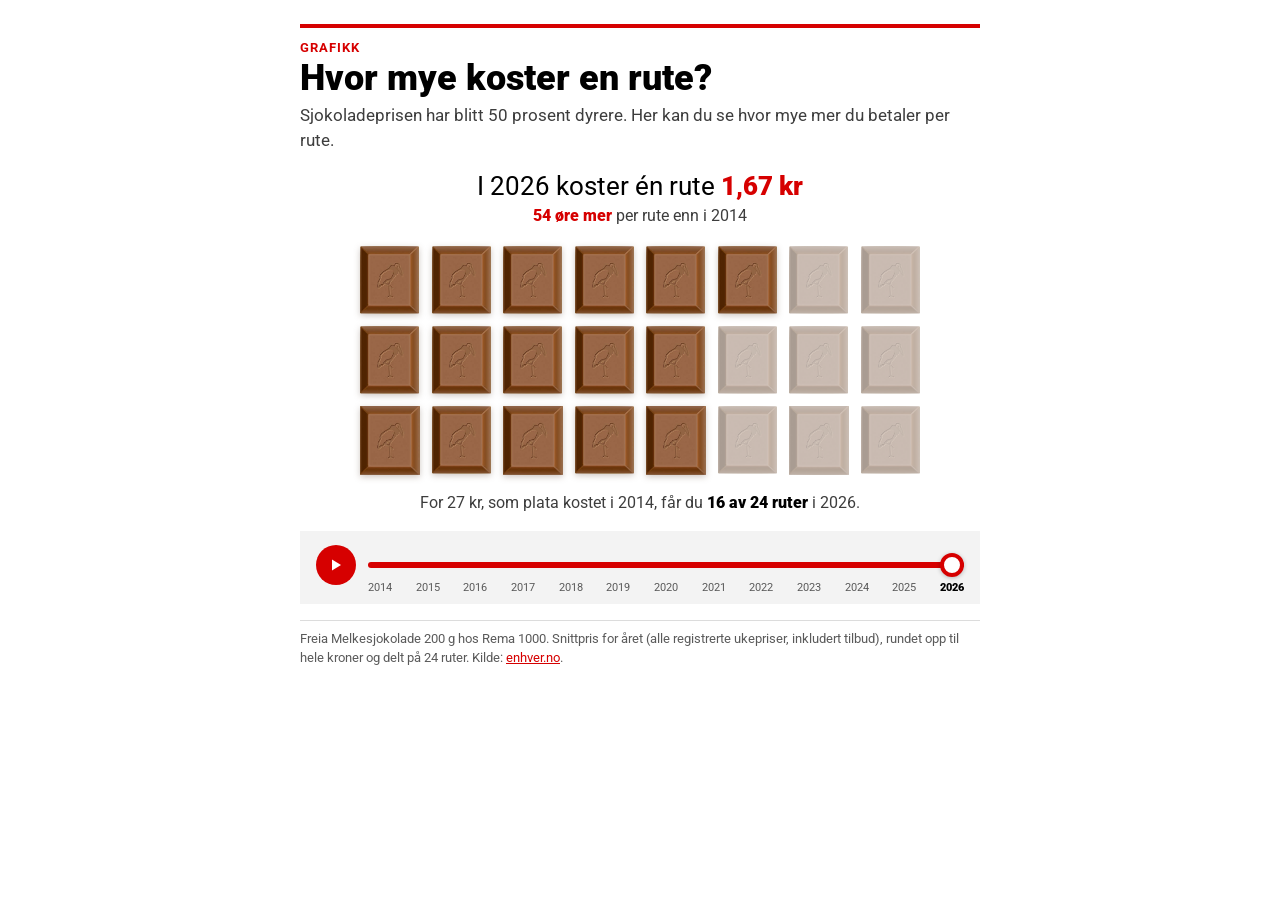
<file: Workshop Data/index.html>
<!doctype html>
<html lang="no">
<head>
  <meta charset="utf-8">
  <meta name="viewport" content="width=device-width, initial-scale=1">
  <title>Hvor mye koster en rute?</title>

  <!-- Roboto, same as the newspaper -->
  <link rel="preconnect" href="https://fonts.googleapis.com">
  <link rel="preconnect" href="https://fonts.gstatic.com" crossorigin>
  <link href="https://fonts.googleapis.com/css2?family=Roboto:wght@400;500;700;900&display=swap" rel="stylesheet">

  <link rel="stylesheet" href="style/style.css">
</head>
<body>

  <!-- ===== The widget. Everything lives inside .cw so it can be dropped into an article. ===== -->
  <figure class="cw" id="chocolate-widget">

    <header class="cw__head">
      <p class="cw__kicker">Grafikk</p>
      <h2 class="cw__title">Hvor mye koster en rute?</h2>
      <p class="cw__sub">Sjokoladeprisen har blitt 50 prosent dyrere. Her kan du se hvor mye mer du betaler per rute.</p>
    </header>

    <!-- Headline numbers for the chosen year -->
    <div class="cw__stat" aria-live="polite">
      <p class="cw__stat-main" id="stat-main"></p>
      <p class="cw__stat-sub" id="stat-sub"></p>
    </div>

    <!-- The one chart: a plate of 24 pieces. Faded pieces = what the 2014 money no longer buys -->
    <div class="plate" id="plate" role="img"></div>
    <p class="cw__plate-label" id="plate-label"></p>

    <!-- Year slider -->
    <div class="cw__slider">
      <button type="button" class="cw__play" id="play" aria-label="Spill av årene">
        <svg class="i-play" viewBox="0 0 16 16" aria-hidden="true"><path d="M4 2.5v11l9-5.5z"/></svg>
        <svg class="i-pause" viewBox="0 0 16 16" aria-hidden="true"><path d="M4 2.5h3v11H4zM9 2.5h3v11H9z"/></svg>
      </button>
      <div class="cw__track">
        <label class="cw__sr" for="year">Velg år</label>
        <input type="range" id="year" min="2014" max="2026" step="1" value="2026">
        <div class="cw__ticks" id="ticks" aria-hidden="true"></div>
      </div>
    </div>

    <p class="cw__note" id="note" hidden></p>

    <figcaption class="cw__source">
      Freia Melkesjokolade 200 g hos Rema 1000. Snittpris for året (alle registrerte ukepriser, inkludert tilbud),
      rundet opp til hele kroner og delt på 24 ruter.
      Kilde: <a href="https://enhver.no/price-history/69" target="_blank" rel="noopener">enhver.no</a>.
    </figcaption>
  </figure>

  <!-- Data (a .js copy so it also works when opened straight from the folder) -->
  <script src="assets/data/chocolate.js"></script>
  <!-- Our code -->
  <script src="script/data.js"></script>
  <script src="script/plate.js"></script>
  <script src="script/main.js"></script>
</body>
</html>
</file>
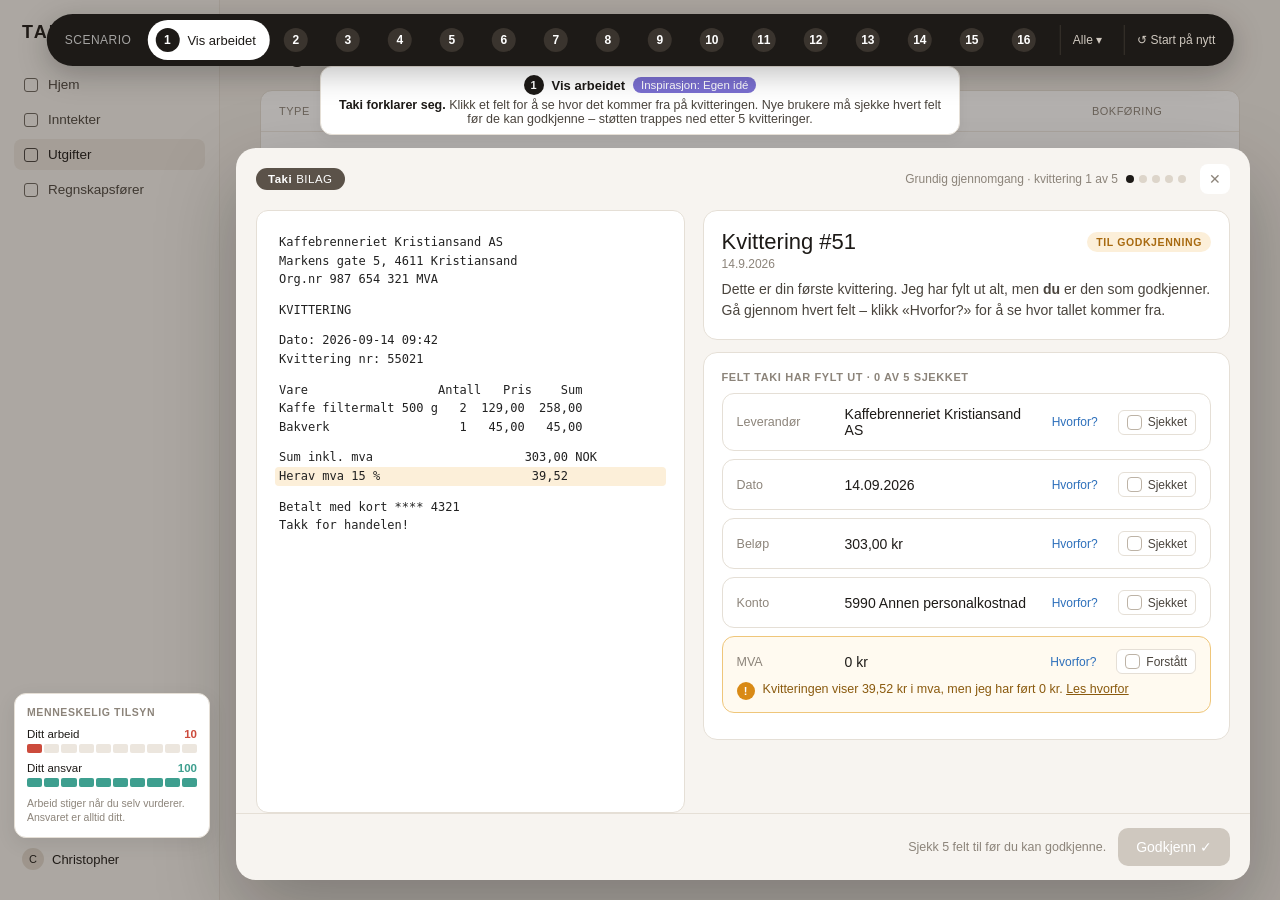
<file: Taki/taki-prototyper.html>
<!doctype html>
<html lang="no">
<head>
<meta charset="utf-8">
<title>Flyttet til index.html</title>
<meta http-equiv="refresh" content="0; url=index.html">
</head>
<body style="font-family:sans-serif;padding:40px">
Denne filen er erstattet. Går til <a href="index.html">index.html</a> …
</body>
</html>
</file>
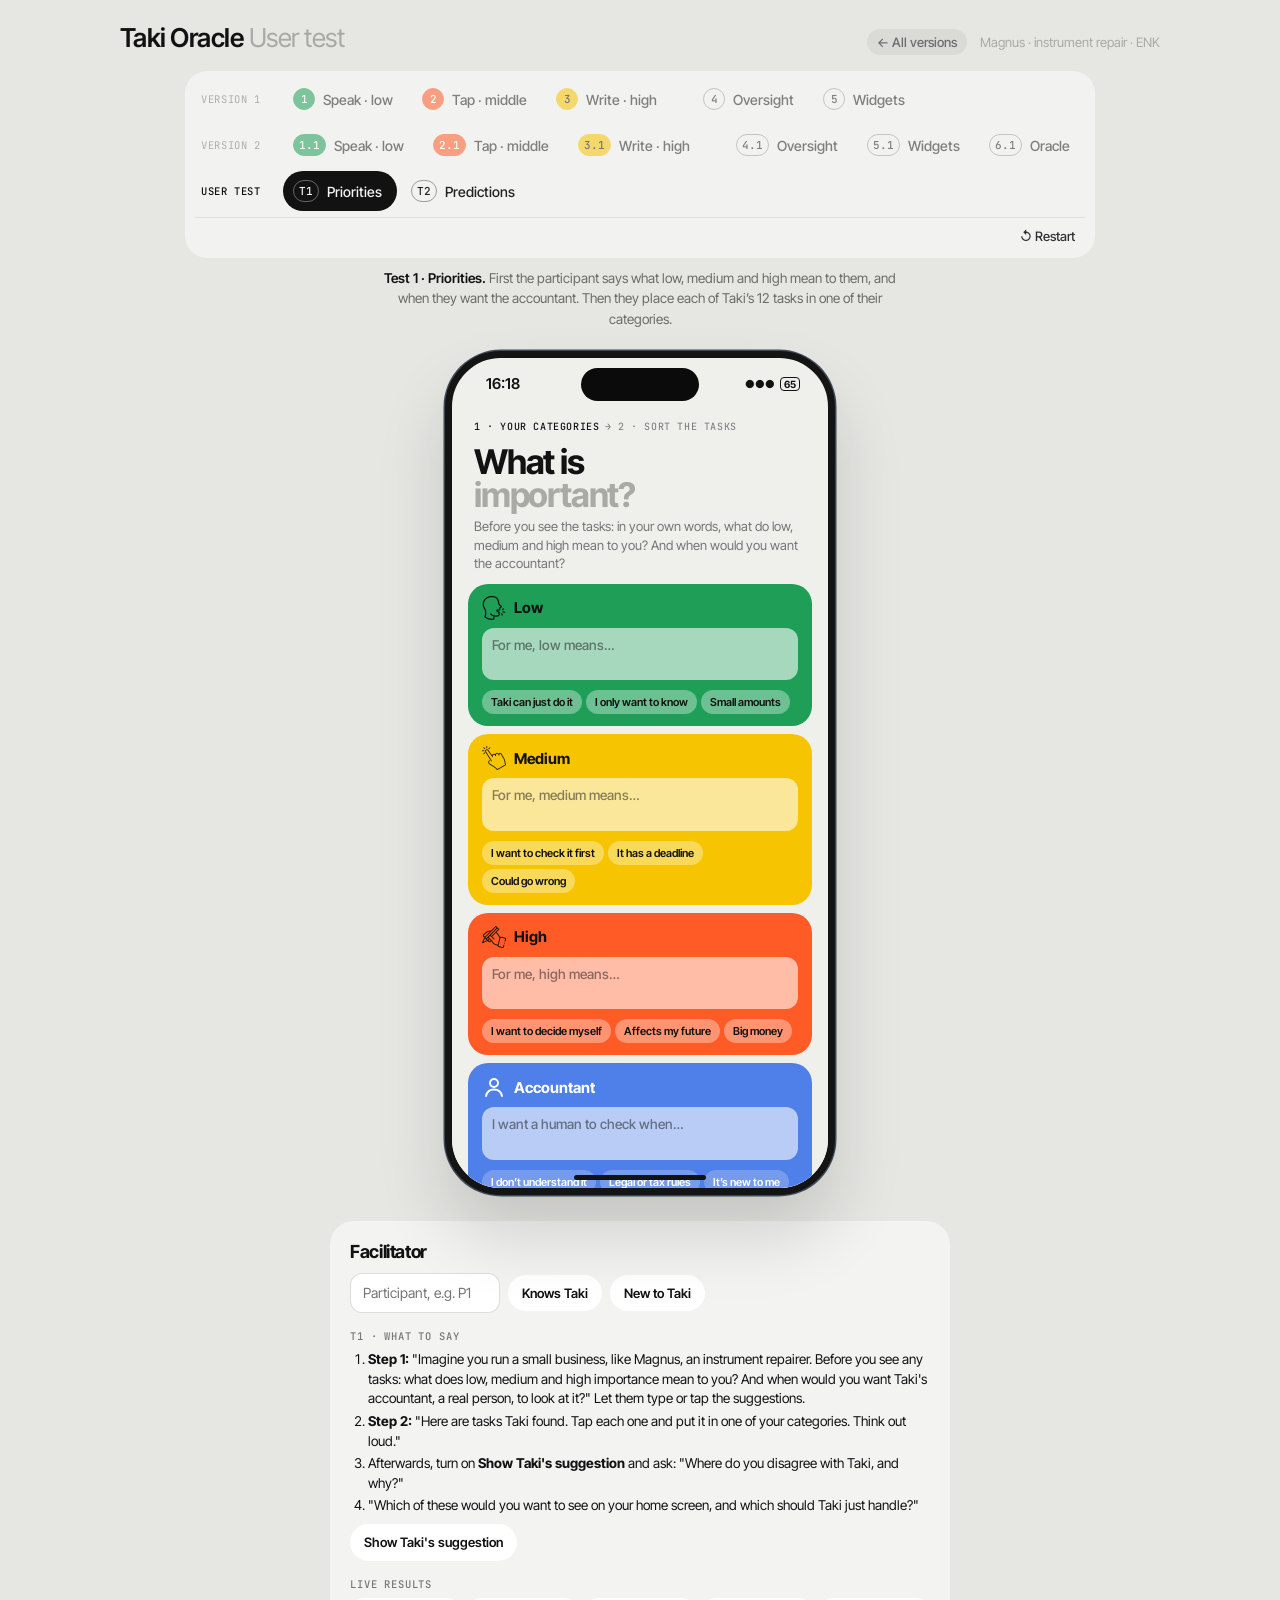
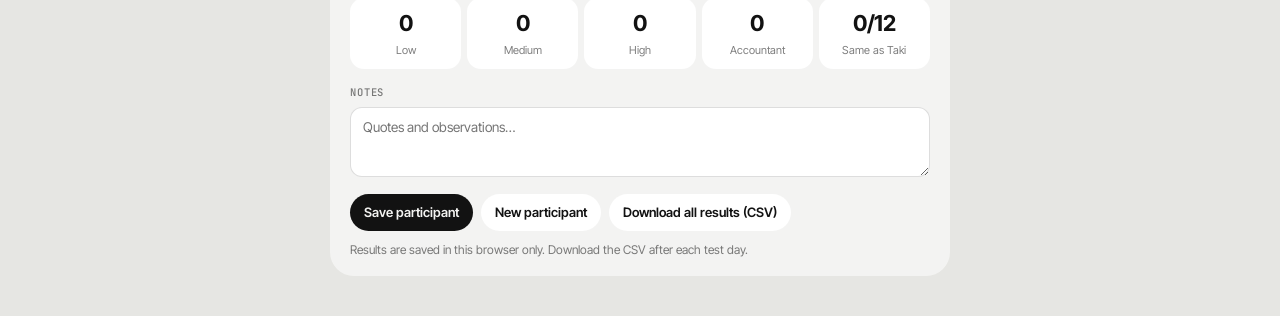
<file: Taki_oracle/test.html>
<!doctype html>
<html lang="en">
<head>
<meta charset="utf-8">
<meta name="viewport" content="width=device-width, initial-scale=1">
<title>Taki Oracle – User test</title>
<link rel="preconnect" href="https://fonts.googleapis.com">
<link href="https://fonts.googleapis.com/css2?family=Inter+Tight:wght@400;500;600;700;800&family=JetBrains+Mono:wght@400;500&display=swap" rel="stylesheet">
<style>
:root{
  --bg:#e6e6e3;        /* page: quiet light grey */
  --screen:#efefec;    /* phone screen */
  --card:#f8f8f6;
  --speak:#1e9e57;     /* strong accents, used sparingly */
  --tap:#ff5b26;
  --write:#f6c400;
  --grey-t:#a9a9a5;    /* grey headline line */
  --ink:#121212;
  --soft:rgba(18,18,18,.55);
  --line:rgba(18,18,18,.14);
  --green:var(--speak);
  --green-d:#62806a;
  --orange:var(--tap);
  --orange-l:#e2b29c;
  --paper:#f8f8f6;
  --paper-d:#e4e4e0;
  --grey:var(--screen);
  --grey-d:#959995;
  --mono:"JetBrains Mono",ui-monospace,monospace;
}
*{box-sizing:border-box;margin:0;padding:0}
html,body{min-height:100%}
body{background:var(--bg);color:var(--ink);font-family:"Inter Tight",Inter,system-ui,-apple-system,sans-serif;-webkit-font-smoothing:antialiased;padding:22px 16px 40px;display:flex;flex-direction:column;align-items:center}
button{font:inherit;color:inherit;border:0;background:none;cursor:pointer}

/* ---------- page header + controls ---------- */
.pagehead{width:100%;max-width:1040px;display:flex;justify-content:space-between;align-items:baseline;gap:16px;flex-wrap:wrap;margin-bottom:18px}
.pagehead .title{font-size:26px;letter-spacing:-.02em;font-weight:400;color:var(--grey-t)}
.pagehead .title b{font-weight:600;color:var(--ink)}
.pagehead .meta{font-size:13px;color:var(--grey-t)}
.control{display:flex;gap:4px;flex-wrap:wrap;justify-content:center;margin-bottom:10px}
.control button{display:flex;align-items:center;gap:8px;padding:9px 15px 9px 10px;border-radius:999px;font-size:14px;font-weight:500;color:#222;transition:background .2s,color .2s}
.control button:hover{background:rgba(0,0,0,.08)}
.control button .n{font-family:var(--mono);font-size:11px;width:22px;height:22px;border-radius:50%;display:grid;place-items:center;border:1px solid rgba(0,0,0,.35)}
.control button.on{background:var(--ink);color:#f3f3f1}
.control button[data-go=speak] .n{background:var(--speak);border-color:var(--speak);color:#fff}
.control button[data-go=tap] .n{background:var(--tap);border-color:var(--tap);color:#fff}
.control button[data-go=write] .n{background:var(--write);border-color:var(--write);color:var(--ink)}
.control button.on .n{border-color:rgba(255,255,255,.35)}
.control .sep{width:1px;background:rgba(0,0,0,.2);margin:6px 6px}
.control .reset{color:#2f3231;padding-left:14px}
.caption{max-width:520px;text-align:center;font-size:13.5px;line-height:1.5;color:#6b6b67;min-height:42px;margin-bottom:22px}
.caption b{font-weight:600;color:var(--ink)}

.allv{font-size:13px;font-weight:500;color:var(--soft);text-decoration:none;margin-right:10px;padding:5px 10px;border-radius:999px;background:rgba(0,0,0,.05)}
.allv:hover{color:var(--ink)}
/* ---------- version menu ---------- */
.control{flex-direction:column;align-items:stretch;gap:6px;background:rgba(255,255,255,.45);border-radius:22px;padding:8px 10px}
.vrow{display:flex;align-items:center;gap:4px;flex-wrap:wrap;opacity:.55;transition:opacity .2s}
.vrow.current,.vrow:hover{opacity:1}
.vname{font-family:var(--mono);font-size:10.5px;letter-spacing:.06em;text-transform:uppercase;color:var(--soft);width:84px;padding-left:6px;flex:none}
.vrow.current .vname{color:var(--ink);font-weight:500}
.control a.vlink{display:flex;align-items:center;gap:8px;padding:9px 15px 9px 10px;border-radius:999px;font-size:14px;font-weight:500;color:#222;text-decoration:none;transition:background .2s}
.control a.vlink:hover{background:rgba(0,0,0,.08)}
.control .n{min-width:22px;width:auto!important;padding:0 5px;border-radius:999px!important}
.control a.vlink .n{font-family:var(--mono);font-size:11px;height:22px;display:grid;place-items:center;border:1px solid rgba(0,0,0,.35)}
.control a.vlink[data-k=speak] .n{background:var(--speak);border-color:var(--speak);color:#fff}
.control a.vlink[data-k=tap] .n{background:var(--tap);border-color:var(--tap);color:#fff}
.control a.vlink[data-k=write] .n{background:var(--write);border-color:var(--write);color:var(--ink)}
.control a.vlink.peer{box-shadow:inset 0 0 0 1.5px rgba(0,0,0,.25)}
.vtools{display:flex;justify-content:flex-end;border-top:1px solid rgba(0,0,0,.08);padding-top:4px}
.vtools .reset{font-size:13px;padding:6px 10px;border-radius:999px}

/* ---------- v2: icons ---------- */
.ico{display:block;width:100%;height:100%;background:currentColor;-webkit-mask-size:contain;mask-size:contain;-webkit-mask-repeat:no-repeat;mask-repeat:no-repeat;-webkit-mask-position:center;mask-position:center}
/* ---------- v2: the oracle (Taki glyph, line circling while it talks) ---------- */
.orb.oracle{width:184px;height:184px}
.oracle svg{width:100%;height:100%;overflow:visible}
.oracle .ring{fill:var(--card);stroke:#121212;stroke-width:2.5}
.oracle .glyph{fill:#121212}
.oracle .arc{fill:none;stroke:var(--speak);stroke-width:5;stroke-linecap:round;stroke-dasharray:120 383;opacity:0;transform-box:view-box;transform-origin:50% 50%;transition:opacity .3s}
.orb.oracle.talk{animation:none}
.orb.oracle.talk .arc{opacity:1;animation:orbit 1.5s linear infinite}
.orb.oracle.listen{animation:none}
.orb.oracle.listen .arc{opacity:1;stroke:#121212;stroke-width:3;stroke-dasharray:2 12;animation:orbit 5s linear infinite reverse}
.orb.oracle.listen .ring{stroke:var(--speak)}
@keyframes orbit{to{transform:rotate(360deg)}}

/* ---------- phone ---------- */
.phone{width:390px;max-width:100%;height:844px;border-radius:56px;border:7px solid #141414;box-shadow:0 0 0 1.5px #3c4a55,0 40px 70px rgba(0,0,0,.14);position:relative;overflow:hidden;background:var(--screen)}
.island{position:absolute;left:50%;top:10px;transform:translateX(-50%);width:118px;height:33px;background:#0b0b0b;border-radius:20px;z-index:6}
.status{height:52px;display:flex;align-items:center;justify-content:space-between;padding:0 28px 0 34px;font-weight:600;font-size:15px;position:relative;z-index:5}
.status .icons{display:flex;gap:5px;align-items:center;font-size:11px}
.bat{border:1.5px solid currentColor;border-radius:4px;padding:0 3px;font-size:10px;font-weight:700}
.home{position:absolute;bottom:8px;left:50%;transform:translateX(-50%);width:132px;height:5px;border-radius:3px;background:var(--ink);z-index:10}
.screen{position:absolute;inset:52px 0 0 0;display:none;flex-direction:column;overflow:hidden}
.screen.on{display:flex;animation:fade .35s ease}
@keyframes fade{from{opacity:0;transform:translateY(6px)}to{opacity:1;transform:none}}

h1{font-weight:700;font-size:34px;line-height:.98;letter-spacing:-.035em}
h1 .g{color:var(--grey-t)}
.dot{display:inline-block;width:9px;height:9px;border-radius:50%;margin-right:6px;vertical-align:1px}
.eyebrow{font-family:var(--mono);font-size:10.5px;letter-spacing:.08em;text-transform:uppercase;color:var(--soft)}
.head{padding:14px 24px 0;display:flex;justify-content:space-between;align-items:flex-start;gap:12px}
.head .tag{font-family:var(--mono);font-size:10.5px;letter-spacing:.06em;text-transform:uppercase;text-align:right;line-height:1.5;color:var(--soft)}
.head .tag b{color:var(--ink);font-weight:500}

/* symbols */
.sym{display:block}
.sym svg{display:block;width:100%;height:100%}

/* ---------- 1. SPEAK ---------- */
.orbwrap{display:flex;flex-direction:column;align-items:center;padding:14px 0 4px}
.orb{width:168px;height:168px;transition:transform .3s}
.orb.talk .stripe{animation:wave 1.1s ease-in-out infinite}
.orb.listen{animation:pulse 1s ease-in-out infinite}
@keyframes wave{50%{transform:scaleX(.72)}}
@keyframes pulse{50%{transform:scale(.94)}}
.stripe{transform-box:fill-box;transform-origin:center}
.orbstate{font-family:var(--mono);font-size:10.5px;letter-spacing:.1em;text-transform:uppercase;color:var(--soft);margin-top:14px;height:13px}
.timer{font-family:var(--mono);font-size:12px;color:var(--soft);margin-top:4px}
.transcript{flex:1;padding:10px 18px 0;display:flex;flex-direction:column;gap:8px;overflow:auto}
.bubble{max-width:88%;padding:12px 15px;border-radius:18px;font-size:15px;line-height:1.38;font-weight:500;opacity:0;transform:translateY(6px);transition:all .4s}
.bubble.show{opacity:1;transform:none}
.bubble small{display:block;font-family:var(--mono);font-size:9.5px;letter-spacing:.08em;text-transform:uppercase;margin-bottom:4px;font-weight:400}
.bubble.taki{background:var(--card);border-bottom-left-radius:5px}
.bubble.taki small{color:var(--soft)}
.bubble.me{background:var(--ink);color:#f3f3f1;align-self:flex-end;border-bottom-right-radius:5px}
.bubble.me small{color:rgba(243,243,241,.5)}
.done-card{background:var(--paper);border-radius:18px;padding:12px 14px;display:flex;align-items:center;gap:12px;opacity:0;transition:opacity .4s}
.done-card.show{opacity:1}
.done-card .tick{width:30px;height:30px;border-radius:50%;background:var(--speak);color:#fff;display:grid;place-items:center;font-size:13px;flex:none}
.done-card .a{font-size:14px;font-weight:600}.done-card .b{font-family:var(--mono);font-size:10px;color:var(--soft);margin-top:3px;letter-spacing:.02em}
.speak-foot{padding:12px 22px 30px;display:flex;align-items:center;justify-content:space-between}
.mic{width:66px;height:66px;border-radius:50%;background:var(--speak);color:#fff;box-shadow:0 0 0 9px var(--card);display:grid;place-items:center;transition:transform .15s,opacity .2s}
.mic:active{transform:scale(.95)}
.mic:disabled{background:#cfcfcb;cursor:default}
.ghostbtn{font-size:13px;font-weight:500;color:var(--soft);padding:10px 2px;min-width:76px;text-align:left}
.ghostbtn:last-child{text-align:right}
.ghostbtn.on{color:var(--ink)}

/* ---------- 2. TAP ---------- */
.tap-body{flex:1;overflow:auto;padding:16px 16px 0;display:flex;flex-direction:column;gap:8px}
.tap-body>*{flex:none}
.tile{border-radius:20px;padding:16px}
.tile.light{background:var(--paper)}
.tile.orange{background:var(--orange)}
.row{display:flex;justify-content:space-between;font-size:14px;padding:4px 0;font-weight:500}
.row span:first-child{color:var(--soft);font-weight:400}
.row.total{border-top:1px solid var(--line);margin-top:8px;padding-top:12px}
.row.total span{font-size:22px;font-weight:700;letter-spacing:-.02em;color:var(--ink)}
.flaghead{display:flex;justify-content:space-between;align-items:flex-start;gap:12px}
.flaghead .sym{width:58px;height:58px;flex:none}
.flag-t{font-size:20px;font-weight:700;letter-spacing:-.02em;line-height:1.05}
.flag-p{font-size:13.5px;line-height:1.4;margin-top:8px;color:rgba(18,18,18,.75)}
.amount{font-family:var(--mono);font-size:12px;margin-top:6px}
.seg{display:grid;grid-template-columns:1fr 1fr;gap:6px;margin-top:14px}
.seg button{background:rgba(255,255,255,.28);border-radius:14px;padding:13px;font-weight:600;font-size:14px;transition:all .15s}
.seg button.sel{background:var(--ink);color:#f3f3f1}
.tap-foot{padding:10px 16px 30px}
.primary{width:100%;background:var(--ink);color:#f3f3f1;border-radius:999px;padding:17px;font-size:15px;font-weight:600;display:flex;justify-content:center;gap:10px;transition:opacity .2s}
.primary:disabled{background:#d3d3cf;color:#9a9a96;cursor:default}
.hint{font-family:var(--mono);font-size:10.5px;letter-spacing:.04em;color:var(--soft);text-align:center;margin-bottom:10px;min-height:14px}
.success{position:absolute;inset:0;background:var(--grey);display:none;flex-direction:column;justify-content:center;padding:30px;gap:14px;z-index:4}
.success.on{display:flex;animation:fade .35s}
.success .sym{width:120px;height:120px;margin-bottom:10px}
.success p{color:rgba(18,18,18,.75);font-size:15px;line-height:1.45;max-width:290px}

/* ---------- 3. WRITE ---------- */
.write-body{flex:1;overflow:auto;padding:16px 16px 0;display:flex;flex-direction:column;gap:8px}
.write-body>*{flex:none}
.lookback{background:var(--card);border-radius:20px;padding:16px}

.lookback .v{font-size:34px;font-weight:700;letter-spacing:-.03em;margin:8px 0 2px}
.lookback .d{font-size:13px;color:var(--soft)}
.bars{display:flex;align-items:flex-end;gap:5px;height:48px;margin-top:14px}
.bars div{flex:1;background:#dcdcd8;border-radius:2px}
.bars div.hi{background:var(--ink)}
.bars-l{display:flex;justify-content:space-between;font-family:var(--mono);font-size:9.5px;color:var(--grey-t);margin-top:5px}
.question{font-size:24px;font-weight:700;line-height:1.05;letter-spacing:-.025em;padding:12px 4px 6px}
.question span{color:var(--soft)}
.ta{background:var(--write);border-radius:20px;padding:14px 16px;border:1.5px solid transparent;transition:border-color .2s}
.ta:focus-within{border-color:var(--ink)}
.ta textarea{width:100%;border:0;background:none;resize:none;font:inherit;font-size:15px;font-weight:500;line-height:1.42;color:var(--ink);outline:none;min-height:92px}
.ta textarea::placeholder{color:rgba(18,18,18,.5)}
.ta .meta{display:flex;justify-content:space-between;align-items:center;gap:10px;font-family:var(--mono);font-size:10px;color:rgba(18,18,18,.65);letter-spacing:.02em}
.ta .meta button{font-family:"Inter Tight",sans-serif;font-size:13px;font-weight:600;color:var(--ink);white-space:nowrap;text-decoration:underline;text-underline-offset:3px}
.answer{display:none;flex-direction:column;gap:8px}
.answer.on{display:flex;animation:fade .4s}
.suggest{background:var(--write);border-radius:20px;padding:16px;font-size:14.5px;line-height:1.42;font-weight:500}
.suggest .num{font-size:34px;font-weight:700;letter-spacing:-.03em;margin:6px 0 6px}
.diary{display:flex;gap:12px;align-items:center;background:var(--card);border-radius:20px;padding:12px 14px;font-size:13px;line-height:1.4}
.diary .sym{width:38px;height:38px;flex:none}
.write-foot{padding:10px 16px 30px}

/* ---------- 4. OVERSIGHT ---------- */
.ov-body{flex:1;overflow:auto;padding:14px 14px 34px;display:flex;flex-direction:column;gap:8px}
.ov-body>*{flex:none}
.ov-head{padding:0 8px 6px}
.ov-head p{font-size:13.5px;line-height:1.4;margin-top:8px;color:rgba(18,18,18,.7);font-weight:500}
.meter{background:var(--card);border-radius:20px;padding:13px 14px}
.meter .lab{display:flex;justify-content:space-between;margin-bottom:9px}
.meter .lab b{font-family:var(--mono);font-size:11px;font-weight:500}
.meter .bar{display:flex;height:12px;border-radius:6px;overflow:hidden;background:var(--paper-d);gap:2px}
.meter .bar div{transition:width .35s}
.meter .legend{display:flex;gap:14px;font-size:12px;font-weight:500;margin-top:9px;color:var(--soft)}
.meter .legend span{display:flex;align-items:center;gap:5px}
.meter .legend i{width:9px;height:9px;border-radius:50%;display:block}
.zone{border-radius:22px;padding:12px;border:2px solid transparent;position:relative;overflow:hidden;transition:border-color .15s,transform .15s}
.zone.speak{background:var(--speak)}
.zone.tap{background:var(--tap)}
.zone.write{background:var(--write)}
.zone.over{border-color:var(--ink);transform:scale(1.012)}
.zh{display:flex;align-items:center;gap:10px;margin-bottom:10px;padding:2px 2px 0}
.zh .sym{width:34px;height:34px;flex:none}
.zh .zt{flex:1}
.zh .zt b{display:block;font-size:17px;font-weight:700;letter-spacing:-.02em;line-height:1.05}
.zh .zt span{font-size:12px;color:rgba(18,18,18,.72);font-weight:500}
.zh .count{font-family:var(--mono);font-size:10.5px;color:rgba(18,18,18,.6)}
.list{display:flex;flex-direction:column;gap:5px;min-height:20px}
.empty{font-family:var(--mono);font-size:10.5px;color:rgba(18,18,18,.55);text-align:center;padding:14px;border:1.5px dashed rgba(18,18,18,.25);border-radius:14px}
.task{background:rgba(255,255,255,.8);border-radius:14px;padding:10px 12px;display:flex;align-items:center;gap:10px;cursor:grab;touch-action:none;user-select:none}

.task .grip{width:10px;height:16px;flex:none;background:radial-gradient(circle,rgba(18,18,18,.4) 1.2px,transparent 1.4px) 0 0/5px 5px}
.task .tt{flex:1;min-width:0}
.task .tn{font-size:13.5px;font-weight:600;line-height:1.25;letter-spacing:-.005em}
.task .td{font-family:var(--mono);font-size:9.5px;color:rgba(18,18,18,.55);margin-top:3px;letter-spacing:.02em}
.task .td b{color:var(--ink);font-weight:500}
.task .ok{font-family:var(--mono);font-size:9.5px;letter-spacing:.04em;text-transform:uppercase;flex:none;color:rgba(18,18,18,.6)}
.task.dragging{opacity:.25}
.drag-ghost{position:fixed;pointer-events:none;z-index:999;box-shadow:0 16px 36px rgba(0,0,0,.18);transform:rotate(-1.5deg);background:#fff!important}
.toast{position:absolute;left:14px;right:14px;bottom:26px;background:var(--ink);color:#f3f3f1;border-radius:18px;padding:13px 15px;font-size:13.5px;font-weight:500;line-height:1.35;opacity:0;transform:translateY(10px);transition:all .3s;pointer-events:none;z-index:20}
.toast.on{opacity:1;transform:none}


/* ---------- 5. WIDGETS (home screen) ---------- */
#widgets{background:
  radial-gradient(70% 45% at 100% 30%, rgba(20,48,140,.95) 0%, rgba(20,48,140,0) 70%),
  radial-gradient(90% 55% at 0% 70%, rgba(110,214,196,.9) 0%, rgba(110,214,196,0) 65%),
  radial-gradient(80% 40% at 30% 100%, rgba(40,90,190,.9) 0%, rgba(40,90,190,0) 70%),
  linear-gradient(165deg,#d9ecf6 0%,#9fcbe6 28%,#4f8fcf 58%,#1c3f93 100%)}
#widgets::before,#widgets::after{content:'';position:absolute;border-radius:50%;pointer-events:none}
#widgets::before{width:620px;height:620px;left:120px;top:-160px;border:70px solid rgba(255,255,255,.14);filter:blur(2px)}
#widgets::after{width:520px;height:520px;left:-300px;top:330px;border:90px solid rgba(160,240,220,.22);filter:blur(3px)}
.hs{position:relative;z-index:1;flex:1;padding:8px 22px 0;display:grid;grid-template-columns:156px 156px;column-gap:20px;align-content:start}
.wg{border-radius:24px;position:relative;overflow:hidden;cursor:pointer;transition:transform .15s;color:var(--ink);box-shadow:0 6px 18px rgba(10,30,80,.18)}
.wg:active{transform:scale(.98)}
.wlabel{font-size:11.5px;font-weight:500;text-align:center;color:#fff;margin:5px 0 9px;text-shadow:0 1px 3px rgba(0,0,0,.35)}
.wtop{display:flex;justify-content:space-between;align-items:center}
.wkind{display:flex;align-items:center;gap:7px;font-size:13px;font-weight:700;letter-spacing:-.01em}
.wkind .sym{width:26px;height:26px}
.wtaki{width:22px;height:22px;border-radius:6px;overflow:hidden;flex:none}
.wtaki svg{width:100%;height:100%;display:block}
/* calendar (ordinary widget) */
.w-cal{width:156px;height:156px;padding:13px 14px;background:#fff;display:flex;flex-direction:column;cursor:default}
.w-cal .dname{font-size:11px;font-weight:700;color:#e8453c;letter-spacing:.02em}
.w-cal .dnum{font-size:30px;font-weight:400;line-height:1;margin:2px 0 8px}
.w-cal .ev{border-left:3px solid #e8453c;background:#fdeceb;border-radius:4px;padding:3px 6px;margin-top:4px}
.w-cal .ev.b{border-color:#3f8fe0;background:#e8f1fc}
.w-cal .ev b{display:block;font-size:11px;font-weight:600;line-height:1.2;white-space:nowrap;overflow:hidden;text-overflow:ellipsis}
.w-cal .ev span{font-size:9.5px;color:var(--soft)}
/* small: speak (green) */
.w-s{width:156px;height:156px;padding:13px 14px;background:var(--speak);display:flex;flex-direction:column}
.w-s .wt{font-size:18px;font-weight:700;letter-spacing:-.02em;line-height:1.05;margin-top:auto}
.w-s .wd{font-family:var(--mono);font-size:9.5px;margin-top:4px;letter-spacing:.02em;color:rgba(18,18,18,.7)}
.w-s .wact{display:flex;align-items:center;gap:8px;margin-top:10px}
.wmic{width:34px;height:34px;border-radius:50%;background:#121212;color:#fff;display:grid;place-items:center;flex:none}
.wmic.listen{animation:pulse 1s ease-in-out infinite}
.w-s .wact span{font-size:12.5px;font-weight:600}
/* medium: approve (yellow) */
.w-m{grid-column:span 2;height:156px;padding:13px 14px;display:flex;gap:12px;background:var(--write)}
.w-m .mleft{flex:1;display:flex;flex-direction:column;min-width:0}
.w-m .mbig{font-size:28px;font-weight:700;letter-spacing:-.03em;margin-top:auto;line-height:1}
.w-m .msub{font-size:12px;color:rgba(18,18,18,.7);margin-top:4px;font-weight:500}
.w-m .mright{width:150px;flex:none;background:rgba(255,255,255,.55);border-radius:16px;padding:11px;display:flex;flex-direction:column}
.w-m .mright .q{font-size:12.5px;font-weight:600;line-height:1.2}
.w-m .mright .q small{display:block;font-family:var(--mono);font-size:9px;font-weight:400;letter-spacing:.06em;opacity:.7;margin-bottom:3px}
.wseg{display:grid;grid-template-columns:1fr 1fr;gap:4px;margin-top:auto}
.wseg button{background:#121212;color:#fff;border-radius:10px;padding:8px 0;font-size:11.5px;font-weight:600}
.wseg button+button{background:#fff;color:#121212}
.wdone{margin-top:auto;font-size:12.5px;font-weight:600;display:none}
.wdone.on{display:block}
/* large: write (orange) */
.w-l{grid-column:span 2;height:224px;padding:15px 16px;display:flex;flex-direction:column;background:var(--tap)}
.w-l .lq{font-size:20px;font-weight:700;letter-spacing:-.025em;line-height:1.05;margin-top:10px}
.w-l .lq span{color:rgba(18,18,18,.55)}
.w-l .lback{display:flex;align-items:flex-end;justify-content:space-between;gap:14px;margin-top:10px}
.w-l .lback .k{font-family:var(--mono);font-size:9.5px;color:rgba(18,18,18,.7);letter-spacing:.04em}
.w-l .lback .v{font-size:17px;font-weight:700;letter-spacing:-.02em;margin-top:2px}
.w-l .mbars{display:flex;align-items:flex-end;gap:3px;height:34px;width:130px}
.w-l .mbars div{flex:1;background:rgba(18,18,18,.2);border-radius:1.5px}
.w-l .mbars div.hi{background:#121212}
.w-l .lfield{margin-top:auto;display:flex;align-items:center;gap:10px;background:#fff;border-radius:18px;padding:11px 11px 11px 15px}
.w-l .lfield span{flex:1;font-size:14px;color:rgba(18,18,18,.5);font-weight:500}
.w-l .lpen{width:36px;height:36px;border-radius:50%;background:#121212;display:grid;place-items:center;flex:none}
/* dock + search, like iOS */
.app{display:flex;flex-direction:column;align-items:center;gap:5px}
.app i{width:62px;height:62px;border-radius:15px;display:grid;place-items:center;font-style:normal;overflow:hidden;box-shadow:0 2px 6px rgba(0,0,0,.18)}
.app i svg{width:100%;height:100%;display:block}
.dock{position:absolute;left:12px;right:12px;bottom:20px;height:86px;border-radius:32px;background:rgba(255,255,255,.28);backdrop-filter:blur(18px);-webkit-backdrop-filter:blur(18px);display:flex;justify-content:space-around;align-items:center;z-index:1}
.dock .app i{width:60px;height:60px}
.dock .app span{display:none}
.hs-search{position:absolute;left:50%;transform:translateX(-50%);bottom:116px;z-index:1;font-size:12px;font-weight:500;color:#fff;background:rgba(255,255,255,.25);backdrop-filter:blur(12px);-webkit-backdrop-filter:blur(12px);padding:6px 14px;border-radius:999px}

/* ---------- 6. ORACLE: four ideas ---------- */
.ohead{padding:14px 24px 0;display:flex;justify-content:space-between;align-items:flex-start}
.oglyph{width:46px;height:46px;flex:none}
.oglyph svg{width:100%;height:100%;display:block}
.oswitch{display:grid;grid-template-columns:repeat(4,1fr);gap:4px;margin:14px 16px 0;background:var(--card);border-radius:16px;padding:4px}
.oswitch button{border-radius:12px;padding:8px 2px;font-size:12px;font-weight:600;display:flex;flex-direction:column;align-items:center;gap:1px;color:var(--soft)}
.oswitch button small{font-family:var(--mono);font-size:9px;font-weight:400}
.oswitch button.on{background:#121212;color:#f3f3f1}
.obody{flex:1;overflow:auto;padding:12px 16px 30px}
.idea{display:none;flex-direction:column;gap:8px}
.idea.on{display:flex;animation:fade .3s}
.ocard{background:var(--card);border-radius:20px;padding:14px 16px}
.ocard h3{font-size:19px;font-weight:700;letter-spacing:-.02em;line-height:1.1}
.ocard p{font-size:13px;line-height:1.4;color:var(--soft);margin-top:6px}
/* 1 forecast */
.wk{display:grid;grid-template-columns:34px 30px 1fr;align-items:center;gap:8px;padding:6px 0;border-top:1px solid var(--line)}
.wk:first-of-type{border-top:0}
.wk .wn{font-family:var(--mono);font-size:10.5px;color:var(--soft)}
.wk .wx svg{width:30px;height:30px;display:block}
.wk b{display:block;font-size:13.5px;font-weight:600}
.wk div span{font-size:11.5px;color:var(--soft)}
.wk.wet b{color:#2f6fc0}
.obtn{margin-top:12px;width:100%;background:#121212;color:#f3f3f1;border-radius:999px;padding:13px;font-size:14px;font-weight:600}
.obtn.done{background:var(--speak);color:#fff}
.osuggest{background:var(--write)}
.osuggest p{color:rgba(18,18,18,.75)}
/* 2 range */
.rrow{display:flex;justify-content:space-between;align-items:baseline;margin-top:10px;font-size:13px;font-weight:500}
.rrow b{font-family:var(--mono);font-size:13px}
input[type=range].oslider{width:100%;margin-top:8px;accent-color:#121212}
.rbig{font-size:30px;font-weight:700;letter-spacing:-.03em;margin-top:12px;line-height:1}
.rsub{font-size:12px;color:var(--soft);margin-top:4px}
.fan{width:100%;height:150px;display:block;margin-top:10px}
.fan text{font-family:var(--mono);font-size:9px;fill:rgba(18,18,18,.5)}
/* 3 track record */
.tbig{font-size:44px;font-weight:700;letter-spacing:-.04em;line-height:1}
.tbig span{color:var(--grey-t)}
.tr{display:grid;grid-template-columns:30px 1fr 74px;align-items:center;gap:8px;padding:7px 0}
.tm{font-family:var(--mono);font-size:10.5px;color:var(--soft)}
.tbar{position:relative;height:16px;background:#ececE8;border-radius:8px}
.tbar .band{position:absolute;top:0;bottom:0;background:#d6d6d1;border-radius:8px}
.tbar .act{position:absolute;top:50%;width:12px;height:12px;margin:-6px 0 0 -6px;border-radius:50%;background:var(--speak)}
.tr.miss .act{background:var(--tap)}
.tv{font-size:12.5px;font-weight:600;text-align:right}
.tv em{font-style:normal;margin-left:6px;color:var(--speak)}
.tr.miss .tv em{color:var(--tap)}
.tlegend{display:flex;gap:12px;font-size:11px;color:var(--soft);margin-top:6px}
.tlegend i{display:inline-block;width:10px;height:10px;border-radius:50%;margin-right:4px;vertical-align:-1px}
.omiss{background:var(--tap)}
.omiss p{color:rgba(18,18,18,.8)}
/* 4 asks you */
.aq{display:flex;gap:12px;align-items:center}
.aq .oglyph{width:40px;height:40px}
.abars{display:flex;align-items:flex-end;gap:10px;height:110px;margin-top:14px}
.abars .col{flex:1;display:flex;flex-direction:column;align-items:center;gap:5px;height:100%;justify-content:flex-end}
.abars .bar{width:100%;border-radius:6px;background:#d6d6d1;position:relative;transition:height .8s cubic-bezier(.2,.8,.2,1),background .4s}
.abars .bar.focus{background:#121212}
.abars .bar.up{background:var(--speak)}
.abars .ghost{position:absolute;left:0;right:0;bottom:0;border:1.5px dashed rgba(18,18,18,.5);border-radius:6px;display:none}
.abars .bar.up .ghost{display:block}
.abars .col span{font-family:var(--mono);font-size:9.5px;color:var(--soft)}
.abars .col b{font-size:11px;font-weight:600}
.afield{background:var(--write);border-radius:20px;padding:12px 14px}
.afield textarea{width:100%;border:0;background:none;resize:none;font:inherit;font-size:14.5px;font-weight:500;line-height:1.4;color:var(--ink);outline:none;min-height:78px}
.afield textarea::placeholder{color:rgba(18,18,18,.5)}
.afield .meta{display:flex;justify-content:flex-end}
.afield .meta button{font-size:13px;font-weight:600;text-decoration:underline;text-underline-offset:3px}
.athanks{display:none}
.athanks.on{display:block;animation:fade .4s}

@media (max-width:440px){
  body{padding:12px 0 20px}
  .pagehead{padding:0 16px}
  .phone{border-radius:0;border-width:0;height:calc(100vh - 170px);min-height:680px}
}

/* ---------- user test ---------- */
.vrow .vlink[data-k=t1] .n,.vrow .vlink[data-k=t2] .n{min-width:26px}
#t1,#t2{background:var(--screen)}
.thead{padding:12px 22px 0}
.thead p{font-size:13px;color:var(--soft);margin-top:6px;line-height:1.4}
.tgrid{flex:1;overflow:auto;padding:12px 16px 20px;display:grid;grid-template-columns:1fr 1fr;gap:10px;align-content:start}
.tw{position:relative;text-align:left;background:var(--card);border-radius:20px;padding:12px 13px 13px;min-height:122px;display:flex;flex-direction:column;gap:2px;border:2px solid transparent;transition:background .2s,transform .1s}
.tw:active{transform:scale(.97)}
.tw .tico{width:34px;height:34px;border-radius:11px;background:var(--screen);display:grid;place-items:center;margin-bottom:auto}
.tw b{font-size:14px;font-weight:700;letter-spacing:-.01em;line-height:1.15;margin-top:10px}
.tw .td{font-size:11.5px;line-height:1.3;color:var(--soft)}
.tw .tlv{position:absolute;top:12px;right:12px;font-family:var(--mono);font-size:9.5px;letter-spacing:.06em;text-transform:uppercase;padding:3px 7px;border-radius:999px;background:rgba(255,255,255,.65);display:none}
.tw[data-lv] .tlv{display:block}
.tw[data-lv=low]{background:var(--speak)} .tw[data-lv=med]{background:var(--write)} .tw[data-lv=high]{background:var(--tap)}
.tw[data-lv] .td{color:rgba(18,18,18,.75)} .tw[data-lv] .tico{background:rgba(255,255,255,.5)}
.tw .tsug{position:absolute;bottom:10px;right:10px;width:12px;height:12px;border-radius:50%;border:2px solid #fff;display:none;box-shadow:0 0 0 1px rgba(0,0,0,.2)}
.show-sug .tw .tsug{display:block}
.tw[data-taki=low] .tsug{background:var(--speak)} .tw[data-taki=med] .tsug{background:var(--write)} .tw[data-taki=high] .tsug{background:var(--tap)}
.tlegend2{display:flex;gap:6px;padding:0 16px 30px}
.tlegend2 span{flex:1;text-align:center;border-radius:12px;padding:8px 4px;font-size:12px;font-weight:600}
/* T2 */
.pwrap{flex:1;overflow:auto;padding:12px 16px 30px;display:flex;flex-direction:column;gap:10px}
.pdots{display:flex;gap:5px;padding:0 22px}
.pdots i{flex:1;height:4px;border-radius:2px;background:#d6d6d1}
.pdots i.on{background:#121212}
.pcard{background:var(--card);border-radius:22px;padding:16px}
.pcard .who{display:flex;align-items:center;gap:10px}
.pcard .who .g{width:34px;height:34px}
.pcard .who .g svg{width:100%;height:100%;display:block}
.pcard .ptext{font-size:18px;font-weight:600;letter-spacing:-.015em;line-height:1.25;margin-top:12px}
.conf{display:flex;align-items:center;gap:8px;margin-top:12px;font-family:var(--mono);font-size:10px;color:var(--soft)}
.conf .cb{flex:1;height:6px;border-radius:3px;background:#e2e2de;overflow:hidden}
.conf .cb i{display:block;height:100%;background:#121212}
.qlab{font-size:13px;font-weight:700;margin:4px 4px 0}
.opts{display:grid;grid-template-columns:1fr 1fr;gap:6px}
.opt{background:var(--card);border-radius:16px;padding:11px 12px;text-align:left;border:2px solid transparent;display:flex;gap:9px;align-items:center}
.opt .sym{width:28px;height:28px;flex:none}
.opt b{display:block;font-size:13.5px}
.opt span{font-size:11px;color:var(--soft);line-height:1.25}
.opt.sel{border-color:#121212}
.opt[data-mode=speak].sel{background:var(--speak)} .opt[data-mode=tap].sel{background:var(--write)} .opt[data-mode=write].sel{background:var(--tap)}
.opt.sel span{color:rgba(18,18,18,.75)}
.det{display:grid;grid-template-columns:repeat(3,1fr);gap:6px}
.det .opt{flex-direction:column;align-items:flex-start;gap:2px;padding:10px}
.det .opt.sel{background:#121212;color:#f3f3f1}
.det .opt.sel span{color:rgba(243,243,241,.7)}
.pnav{display:flex;gap:8px;margin-top:2px}
.pnav button{flex:1}
.pnav .back{background:var(--card);border-radius:999px;padding:15px;font-weight:600;flex:.5}
.psum h3{font-size:22px;font-weight:700;letter-spacing:-.02em}
.sumbar{display:flex;height:14px;border-radius:7px;overflow:hidden;margin:12px 0 8px;background:#e2e2de}
.srow{display:flex;justify-content:space-between;gap:10px;font-size:12.5px;padding:7px 0;border-top:1px solid var(--line)}
.srow b{font-weight:600}
.srow span{color:var(--soft);white-space:nowrap}
/* T1 step 1: define categories */
:root{--acct:#4f7fe8}
.defs{flex:1;overflow:auto;padding:12px 16px 30px;display:flex;flex-direction:column;gap:8px}
.def{border-radius:20px;padding:12px 14px}
.def.low{background:var(--speak)} .def.med{background:var(--write)} .def.high{background:var(--tap)} .def.acct{background:var(--acct);color:#fff}
.def .dh{display:flex;align-items:center;gap:8px;font-size:15px;font-weight:700}
.def .dh .sym{width:24px;height:24px}
.def textarea{width:100%;margin-top:8px;border:0;border-radius:12px;background:rgba(255,255,255,.6);font:inherit;font-size:13.5px;font-weight:500;line-height:1.35;padding:8px 10px;resize:none;min-height:44px;color:var(--ink);outline:none}
.def textarea::placeholder{color:rgba(18,18,18,.5)}
.chips{display:flex;gap:4px;flex-wrap:wrap;margin-top:6px}
.chips button{font-size:11px;font-weight:600;padding:5px 9px;border-radius:999px;background:rgba(255,255,255,.35)}
.def.acct .chips button{background:rgba(255,255,255,.22);color:#fff}
.tw[data-lv=acct]{background:var(--acct);color:#fff} .tw[data-lv=acct] .td{color:rgba(255,255,255,.8)}
.tw[data-lv=acct] .tlv{color:var(--ink)}
.sheetbg{position:absolute;inset:0;background:rgba(0,0,0,.28);z-index:30;display:none}
.sheetbg.on{display:block}
.sheet{position:absolute;left:8px;right:8px;bottom:8px;background:var(--screen);border-radius:30px;padding:16px 14px 22px;z-index:31;transform:translateY(110%);transition:transform .25s ease}
.sheet.on{transform:none}
.sheet h3{font-size:17px;font-weight:700;letter-spacing:-.015em;padding:0 4px}
.sheet .sd{font-size:12px;color:var(--soft);padding:2px 4px 10px}
.sheet .sopt{width:100%;text-align:left;border-radius:16px;padding:11px 13px;margin-top:6px;display:flex;gap:10px;align-items:center}
.sheet .sopt .sym{width:26px;height:26px;flex:none}
.sheet .sopt b{display:block;font-size:14px}
.sheet .sopt span{font-size:11.5px;opacity:.8;line-height:1.25}
.sheet .sopt.low{background:var(--speak)} .sheet .sopt.med{background:var(--write)} .sheet .sopt.high{background:var(--tap)} .sheet .sopt.acct{background:var(--acct);color:#fff}
.sheet .sclear{margin-top:10px;width:100%;font-size:13px;font-weight:600;color:var(--soft);padding:8px}
.tlegend2 span.acct{background:var(--acct);color:#fff}
.stepbar{display:flex;gap:6px;padding:10px 22px 0}
.stepbar span{font-family:var(--mono);font-size:10px;letter-spacing:.06em;text-transform:uppercase;color:var(--soft)}
.stepbar span.on{color:var(--ink);font-weight:500}
.backlink{font-size:12.5px;font-weight:600;color:var(--soft);text-decoration:underline;text-underline-offset:3px}
.opt.acct-opt{grid-column:span 2}
.opt[data-mode=acct].sel{background:var(--acct);color:#fff} .opt[data-mode=acct].sel span{color:rgba(255,255,255,.8)}
.opt .person{width:28px;height:28px;flex:none;display:block}
/* facilitator panel */
.panel{width:100%;max-width:620px;margin-top:26px;background:rgba(255,255,255,.55);border-radius:24px;padding:18px 20px;font-size:13.5px;line-height:1.45}
.panel h2{font-size:18px;font-weight:700;letter-spacing:-.02em}
.panel h4{font-family:var(--mono);font-size:10.5px;letter-spacing:.08em;text-transform:uppercase;color:var(--soft);margin:16px 0 6px;font-weight:500}
.prow{display:flex;gap:8px;flex-wrap:wrap;align-items:center;margin-top:8px}
.prow input{font:inherit;font-size:14px;padding:9px 12px;border-radius:12px;border:1px solid var(--line);background:#fff;width:150px}
.pill{border-radius:999px;padding:9px 14px;font-weight:600;font-size:13px;background:#fff}
.pill.on{background:#121212;color:#f3f3f1}
.pill.dark{background:#121212;color:#f3f3f1}
.script{margin:0;padding-left:18px}
.script li{margin:3px 0}
.live{display:grid;grid-template-columns:repeat(auto-fit,minmax(88px,1fr));gap:6px}
.live div{background:#fff;border-radius:14px;padding:10px;text-align:center}
.live b{display:block;font-size:22px;font-weight:700;letter-spacing:-.02em}
.live span{font-size:11px;color:var(--soft)}
.saved{margin-top:6px}
.saved div{display:flex;justify-content:space-between;padding:6px 0;border-top:1px solid var(--line);font-size:12.5px}
.saved div span{color:var(--soft)}
.note{font-size:12px;color:var(--soft);margin-top:10px}
.panel textarea{width:100%;font:inherit;font-size:13.5px;border-radius:12px;border:1px solid var(--line);padding:10px 12px;min-height:70px;resize:vertical;background:#fff}
</style>
</head>
<body>

<header class="pagehead">
  <div class="title"><b>Taki Oracle</b> User test</div>
  <div class="meta"><a class="allv" href="./">← All versions</a> Magnus · instrument repair · ENK</div>
</header>

<nav class="control" aria-label="Prototype controls">
  <div class="vrow"><span class="vname">Version 1</span>
    <a class="vlink" data-k="speak" href="v1.html#speak"><span class="n">1</span>Speak · low</a>
    <a class="vlink" data-k="tap" href="v1.html#tap"><span class="n">2</span>Tap · middle</a>
    <a class="vlink" data-k="write" href="v1.html#write"><span class="n">3</span>Write · high</a>
    <span class="sep"></span>
    <a class="vlink" data-k="oversight" href="v1.html#oversight"><span class="n">4</span>Oversight</a>
    <a class="vlink" data-k="widgets" href="v1.html#widgets"><span class="n">5</span>Widgets</a>
  </div>
  <div class="vrow"><span class="vname">Version 2</span>
    <a class="vlink" data-k="speak" href="v2.html#speak"><span class="n">1.1</span>Speak · low</a>
    <a class="vlink" data-k="tap" href="v2.html#tap"><span class="n">2.1</span>Tap · middle</a>
    <a class="vlink" data-k="write" href="v2.html#write"><span class="n">3.1</span>Write · high</a>
    <span class="sep"></span>
    <a class="vlink" data-k="oversight" href="v2.html#oversight"><span class="n">4.1</span>Oversight</a>
    <a class="vlink" data-k="widgets" href="v2.html#widgets"><span class="n">5.1</span>Widgets</a>
    <a class="vlink" data-k="oracle" href="v2.html#oracle"><span class="n">6.1</span>Oracle</a>
  </div>
  <div class="vrow current"><span class="vname">User test</span>
    <button data-go="t1" class="on"><span class="n">T1</span>Priorities</button>
    <button data-go="t2"><span class="n">T2</span>Predictions</button>
  </div>
  <div class="vtools"><button class="reset" id="restart" title="Restart (R)">↺ Restart</button></div>
</nav>
<p class="caption" id="caption"></p>

<div class="phone" id="phone">
  <div class="island"></div>
  <div class="status"><span>16:18</span><span class="icons">●●● <span class="bat">65</span></span></div>

  <!-- ============ T1: priorities ============ -->
  <section class="screen on" id="t1">
    <div class="stepbar"><span id="st1" class="on">1 · Your categories</span><span>→</span><span id="st2">2 · Sort the tasks</span></div>
    <div id="t1a" style="display:flex;flex-direction:column;flex:1;min-height:0">
      <div class="thead">
        <h1>What is<br><span class="g">important?</span></h1>
        <p>Before you see the tasks: in your own words, what do low, medium and high mean to you? And when would you want the accountant?</p>
      </div>
      <div class="defs"><div class="def low"><div class="dh"><span class="sym" data-sym="speak"></span>Low</div><textarea data-def="low" rows="2" placeholder="For me, low means…"></textarea><div class="chips"><button data-chip="low">Taki can just do it</button><button data-chip="low">I only want to know</button><button data-chip="low">Small amounts</button></div></div><div class="def med"><div class="dh"><span class="sym" data-sym="tap"></span>Medium</div><textarea data-def="med" rows="2" placeholder="For me, medium means…"></textarea><div class="chips"><button data-chip="med">I want to check it first</button><button data-chip="med">It has a deadline</button><button data-chip="med">Could go wrong</button></div></div><div class="def high"><div class="dh"><span class="sym" data-sym="write"></span>High</div><textarea data-def="high" rows="2" placeholder="For me, high means…"></textarea><div class="chips"><button data-chip="high">I want to decide myself</button><button data-chip="high">Affects my future</button><button data-chip="high">Big money</button></div></div><div class="def acct"><div class="dh"><span class="sym"><svg viewBox="0 0 24 24" width="100%" height="100%"><circle cx="12" cy="8" r="4" fill="none" stroke="currentColor" stroke-width="1.9"/><path d="M4 21c1-4.5 4.5-6.5 8-6.5s7 2 8 6.5" fill="none" stroke="currentColor" stroke-width="1.9" stroke-linecap="round"/></svg></span>Accountant</div><textarea data-def="acct" rows="2" placeholder="I want a human to check when…"></textarea><div class="chips"><button data-chip="acct">I don’t understand it</button><button data-chip="acct">Legal or tax rules</button><button data-chip="acct">It’s new to me</button></div></div>
        <button class="primary" id="toSort" style="margin-top:6px">Start sorting →</button>
      </div>
    </div>
    <div id="t1b" style="display:none;flex-direction:column;flex:1;min-height:0">
    <div class="thead">
      <h1>Taki<br><span class="g">suggests</span></h1>
      <p>Tap each task and place it in one of your categories. <button class="backlink" id="toDefs">See my categories</button></p>
    </div>
    <div class="tgrid" id="tgrid"><button class="tw" data-id="advtax" data-taki="low"><span class="tico"><svg viewBox="0 0 24 24" width="22" height="22"><path d="M6 3h9l3 3v15H6z" fill="none" stroke="currentColor" stroke-width="1.8"/><path d="M9 10h6M9 14h6M9 18h3" stroke="currentColor" stroke-width="1.8"/></svg></span><span class="tlv"></span><b>Advance tax</b><span class="td">8 400 kr · due 15 Dec</span><i class="tsug"></i></button><button class="tw" data-id="vat" data-taki="med"><span class="tico"><svg viewBox="0 0 24 24" width="22" height="22"><path d="M6 3h9l3 3v15H6z" fill="none" stroke="currentColor" stroke-width="1.8"/><path d="M9 10h6M9 14h6M9 18h3" stroke="currentColor" stroke-width="1.8"/></svg></span><span class="tlv"></span><b>VAT return Sep–Oct</b><span class="td">≈ 7 000 kr · due 10 Dec</span><i class="tsug"></i></button><button class="tw" data-id="receipt" data-taki="med"><span class="tico"><svg viewBox="0 0 24 24" width="22" height="22"><path d="M6 3h12v18l-3-2-3 2-3-2-3 2z" fill="none" stroke="currentColor" stroke-width="1.8"/><path d="M9 8h6M9 12h6" stroke="currentColor" stroke-width="1.8"/></svg></span><span class="tlv"></span><b>Receipt 4 800 kr</b><span class="td">Musikkhuset · business or private?</span><i class="tsug"></i></button><button class="tw" data-id="late" data-taki="med"><span class="tico"><svg viewBox="0 0 24 24" width="22" height="22"><rect x="3" y="6" width="18" height="12" rx="2" fill="none" stroke="currentColor" stroke-width="1.8"/><circle cx="12" cy="12" r="2.6" fill="none" stroke="currentColor" stroke-width="1.8"/></svg></span><span class="tlv"></span><b>Invoice overdue</b><span class="td">Kulturskolen · 12 400 kr · 9 days late</span><i class="tsug"></i></button><button class="tw" data-id="setaside" data-taki="low"><span class="tico"><svg viewBox="0 0 24 24" width="22" height="22"><rect x="3" y="6" width="18" height="12" rx="2" fill="none" stroke="currentColor" stroke-width="1.8"/><circle cx="12" cy="12" r="2.6" fill="none" stroke="currentColor" stroke-width="1.8"/></svg></span><span class="tlv"></span><b>Set aside tax money</b><span class="td">2 000 kr this week</span><i class="tsug"></i></button><button class="tw" data-id="profit" data-taki="high"><span class="tico"><svg viewBox="0 0 24 24" width="22" height="22"><path d="M4 20V10M10 20V4M16 20v-7M22 20H2" stroke="currentColor" stroke-width="1.8" fill="none"/></svg></span><span class="tlv"></span><b>Expected profit 2027</b><span class="td">Update tax deduction card</span><i class="tsug"></i></button><button class="tw" data-id="strings" data-taki="med"><span class="tico"><svg viewBox="0 0 24 24" width="22" height="22"><path d="M3 7l9-4 9 4v10l-9 4-9-4z M3 7l9 4 9-4M12 11v10" fill="none" stroke="currentColor" stroke-width="1.8"/></svg></span><span class="tlv"></span><b>Order strings</b><span class="td">Busy season starts in 3 weeks</span><i class="tsug"></i></button><button class="tw" data-id="nav" data-taki="high"><span class="tico"><svg viewBox="0 0 24 24" width="22" height="22"><path d="M12 3l8 3v6c0 5-4 8-8 9-4-1-8-4-8-9V6z" fill="none" stroke="currentColor" stroke-width="1.8"/></svg></span><span class="tlv"></span><b>Sickness insurance</b><span class="td">No cover first 16 days today</span><i class="tsug"></i></button><button class="tw" data-id="quote" data-taki="med"><span class="tico"><svg viewBox="0 0 24 24" width="22" height="22"><path d="M4 5h16v11H9l-5 4z" fill="none" stroke="currentColor" stroke-width="1.8"/></svg></span><span class="tlv"></span><b>New request</b><span class="td">Cello repair · send a price</span><i class="tsug"></i></button><button class="tw" data-id="tool" data-taki="high"><span class="tico"><svg viewBox="0 0 24 24" width="22" height="22"><path d="M14 6a4 4 0 0 0 5 5l-9 9-3-3 9-9a4 4 0 0 1-2-2z" fill="none" stroke="currentColor" stroke-width="1.8"/></svg></span><span class="tlv"></span><b>Bending iron 34 000 kr</b><span class="td">Buy now or wait?</span><i class="tsug"></i></button><button class="tw" data-id="pension" data-taki="high"><span class="tico"><svg viewBox="0 0 24 24" width="22" height="22"><path d="M12 3l8 3v6c0 5-4 8-8 9-4-1-8-4-8-9V6z" fill="none" stroke="currentColor" stroke-width="1.8"/></svg></span><span class="tlv"></span><b>Pension savings</b><span class="td">Nothing saved this year</span><i class="tsug"></i></button><button class="tw" data-id="bank" data-taki="low"><span class="tico"><svg viewBox="0 0 24 24" width="22" height="22"><rect x="3" y="6" width="18" height="12" rx="2" fill="none" stroke="currentColor" stroke-width="1.8"/><circle cx="12" cy="12" r="2.6" fill="none" stroke="currentColor" stroke-width="1.8"/></svg></span><span class="tlv"></span><b>Supplier payment</b><span class="td">14 200 kr · Strings AS</span><i class="tsug"></i></button></div>
    <div class="tlegend2">
      <span style="background:var(--speak)">Low · <b id="cLow">0</b></span>
      <span style="background:var(--write)">Medium · <b id="cMed">0</b></span>
      <span style="background:var(--tap)">High · <b id="cHigh">0</b></span>
      <span class="acct">Acct. · <b id="cAcct">0</b></span>
    </div>
    </div>
    <div class="sheetbg" id="sheetbg"></div>
    <div class="sheet" id="sheet">
      <h3 id="shTitle">Task</h3>
      <div class="sd" id="shDesc"></div>
      <button class="sopt low" data-put="low"><span class="sym" data-sym="speak"></span><div><b>Low</b><span data-defshow="low"></span></div></button>
      <button class="sopt med" data-put="med"><span class="sym" data-sym="tap"></span><div><b>Medium</b><span data-defshow="med"></span></div></button>
      <button class="sopt high" data-put="high"><span class="sym" data-sym="write"></span><div><b>High</b><span data-defshow="high"></span></div></button>
      <button class="sopt acct" data-put="acct"><span class="sym"><svg viewBox="0 0 24 24" width="100%" height="100%"><circle cx="12" cy="8" r="4" fill="none" stroke="currentColor" stroke-width="1.9"/><path d="M4 21c1-4.5 4.5-6.5 8-6.5s7 2 8 6.5" fill="none" stroke="currentColor" stroke-width="1.9" stroke-linecap="round"/></svg></span><div><b>Accountant</b><span data-defshow="acct"></span></div></button>
      <button class="sclear" id="shClear">Remove category</button>
    </div>
  </section>

  <!-- ============ T2: predictions ============ -->
  <section class="screen" id="t2">
    <div class="thead" style="padding-bottom:10px"><h1>Taki<br><span class="g">predicts</span></h1></div>
    <div class="pdots" id="pdots"></div>
    <div class="pwrap" id="pwrap">
      <div id="pq">
        <div class="pcard">
          <div class="who"><span class="g"><svg viewBox="0 0 200 200"><circle cx="100" cy="100" r="96" fill="#f8f8f6" stroke="#121212" stroke-width="5"/><g transform="translate(58 58) scale(.84)"><path fill="#121212" fill-rule="evenodd" d="M7.22 8.33 L6.94 9.03 L6.94 20.56 L7.36 21.67 L8.06 22.22 L39.72 22.22 L41.81 22.64 L42.64 23.75 L42.64 25.28 L41.53 30.83 L39.58 35.28 L37.36 38.47 L33.19 42.08 L30.14 43.61 L25.14 45.14 L14.72 46.11 L9.03 45.83 L7.50 46.67 L7.08 47.78 L7.08 59.03 L8.06 60.28 L21.81 60.42 L25.28 60.14 L32.36 58.47 L40.97 54.44 L42.22 54.58 L42.78 55.83 L41.39 63.89 L39.86 67.08 L37.36 70.42 L32.92 74.44 L28.19 76.67 L22.78 77.92 L18.75 78.33 L8.89 78.19 L7.50 78.75 L7.08 79.58 L7.08 91.11 L7.78 92.36 L9.72 92.78 L23.61 92.36 L27.50 91.94 L32.64 90.69 L36.67 89.17 L41.53 86.25 L44.03 84.31 L49.58 78.89 L50.56 78.89 L51.25 79.31 L54.86 83.19 L59.17 86.67 L63.75 89.31 L67.92 90.83 L72.78 92.08 L80.69 92.78 L90.83 92.78 L92.64 92.08 L93.06 90.97 L93.06 79.86 L92.64 78.75 L91.67 78.19 L82.50 78.33 L77.50 77.92 L71.67 76.67 L67.08 74.31 L63.61 71.39 L60.42 67.08 L58.47 62.64 L57.36 55.28 L58.06 54.03 L59.17 54.03 L63.06 56.11 L68.47 58.33 L75.69 60.00 L80.83 60.28 L91.67 60.14 L92.78 59.44 L93.06 58.61 L93.06 47.22 L92.78 46.25 L91.53 45.42 L83.33 45.69 L74.86 45.00 L70.14 43.47 L67.36 41.94 L64.44 39.58 L62.22 37.22 L60.28 34.31 L58.33 29.58 L57.50 25.42 L57.50 23.61 L58.47 22.50 L60.28 22.22 L90.83 22.36 L92.50 22.08 L93.19 21.53 L93.61 20.42 L93.61 9.03 L93.19 8.19 L91.81 7.64 L8.33 7.64Z"/></g></svg></span><span class="eyebrow" id="pnum">Prediction 1 of 8</span></div>
          <div class="ptext" id="ptext"></div>
          <div class="conf"><span>TAKI IS</span><span class="cb"><i id="pconf"></i></span><span id="pconfn">9/10 SURE</span></div>
        </div>
        <div class="qlab" style="margin-top:12px">How would you want to handle this?</div>
        <div class="opts" id="pmodes" style="margin-top:6px"><button class="opt" data-mode="speak"><span class="sym" data-sym="speak"></span><div><b>Speak</b><span>Just say yes</span></div></button><button class="opt" data-mode="tap"><span class="sym" data-sym="tap"></span><div><b>Tap</b><span>Look and approve</span></div></button><button class="opt" data-mode="write"><span class="sym" data-sym="write"></span><div><b>Write</b><span>Explain my reasoning</span></div></button><button class="opt" data-mode="self"><span class="sym" style="font-size:22px;display:grid;place-items:center">✋</span><div><b>Myself</b><span>I'd do it on my own</span></div></button><button class="opt acct-opt" data-mode="acct"><span class="person"><svg viewBox="0 0 24 24" width="100%" height="100%"><circle cx="12" cy="8" r="4" fill="none" stroke="currentColor" stroke-width="1.9"/><path d="M4 21c1-4.5 4.5-6.5 8-6.5s7 2 8 6.5" fill="none" stroke="currentColor" stroke-width="1.9" stroke-linecap="round"/></svg></span><div><b>Accountant</b><span>A human checks it with me</span></div></button></div>
        <div class="qlab" style="margin-top:12px">How much do you want to see?</div>
        <div class="det" id="pdets" style="margin-top:6px"><button class="opt" data-det="answer"><b>Short</b><span>Just the suggestion</span></button><button class="opt" data-det="why"><b>Why</b><span>Suggestion + reason</span></button><button class="opt" data-det="all"><b>Everything</b><span>All the numbers</span></button></div>
        <div class="pnav" style="margin-top:14px"><button class="back" id="pback">←</button><button class="primary" id="pnext" disabled>Next →</button></div>
      </div>
      <div id="psum" class="psum" style="display:none">
        <div class="pcard">
          <h3>Thank you!</h3>
          <p style="font-size:13px;color:var(--soft);margin-top:4px">How you would like to handle Taki's predictions:</p>
          <div class="sumbar" id="sumbar"></div>
          <div id="sumrows"></div>
        </div>
      </div>
    </div>
  </section>

  <div class="home"></div>
</div>

<!-- ============ facilitator panel ============ -->
<section class="panel" id="panel">
  <h2>Facilitator</h2>
  <div class="prow">
    <input id="pName" placeholder="Participant, e.g. P1" aria-label="Participant">
    <button class="pill" data-ptype="knows">Knows Taki</button>
    <button class="pill" data-ptype="new">New to Taki</button>
  </div>

  <div id="script1">
    <h4>T1 · What to say</h4>
    <ol class="script">
      <li><b>Step 1:</b> "Imagine you run a small business, like Magnus, an instrument repairer. Before you see any tasks: what does low, medium and high importance mean to you? And when would you want Taki's accountant, a real person, to look at it?" Let them type or tap the suggestions.</li>
      <li><b>Step 2:</b> "Here are tasks Taki found. Tap each one and put it in one of your categories. Think out loud."</li>
      <li>Afterwards, turn on <b>Show Taki's suggestion</b> and ask: "Where do you disagree with Taki, and why?"</li>
      <li>"Which of these would you want to see on your home screen, and which should Taki just handle?"</li>
    </ol>
    <div class="prow"><button class="pill" id="sugBtn">Show Taki's suggestion</button></div>
  </div>
  <div id="script2" style="display:none">
    <h4>T2 · What to say</h4>
    <ol class="script">
      <li>"Taki will show you some predictions about the business. For each one, choose how you'd want to handle it."</li>
      <li><b>Speak</b> = just say yes, <b>Tap</b> = look at it and approve, <b>Write</b> = explain why, <b>Myself</b> = you'd rather do it yourself, <b>Accountant</b> = a human checks it with you.</li>
      <li>Ask for each: "Why that one?" and "Did the 'how sure' bar change anything?"</li>
      <li>At the end: "Which prediction would you never let Taki handle alone?"</li>
    </ol>
  </div>

  <h4>Live results</h4>
  <div class="live" id="live"></div>

  <h4>Notes</h4>
  <textarea id="pNotes" placeholder="Quotes and observations…"></textarea>

  <div class="prow" style="margin-top:12px">
    <button class="pill dark" id="saveBtn">Save participant</button>
    <button class="pill" id="newBtn">New participant</button>
    <button class="pill" id="csvBtn">Download all results (CSV)</button>
  </div>
  <div class="saved" id="saved"></div>
  <p class="note">Results are saved in this browser only. Download the CSV after each test day.</p>
</section>

<script>
const ICONS = {speak:'[data-uri]', tap:'[data-uri]', write:'[data-uri]'};
function symbol(kind){ return `<i class="ico" style="-webkit-mask-image:url(${ICONS[kind]});mask-image:url(${ICONS[kind]})"></i>`; }
document.querySelectorAll('[data-sym]').forEach(el=>el.innerHTML=symbol(el.dataset.sym));

const T1 = [{"id": "advtax", "name": "Advance tax", "taki": "low"}, {"id": "vat", "name": "VAT return Sep\u2013Oct", "taki": "med"}, {"id": "receipt", "name": "Receipt 4 800 kr", "taki": "med"}, {"id": "late", "name": "Invoice overdue", "taki": "med"}, {"id": "setaside", "name": "Set aside tax money", "taki": "low"}, {"id": "profit", "name": "Expected profit 2027", "taki": "high"}, {"id": "strings", "name": "Order strings", "taki": "med"}, {"id": "nav", "name": "Sickness insurance", "taki": "high"}, {"id": "quote", "name": "New request", "taki": "med"}, {"id": "tool", "name": "Bending iron 34 000 kr", "taki": "high"}, {"id": "pension", "name": "Pension savings", "taki": "high"}, {"id": "bank", "name": "Supplier payment", "taki": "low"}];
const T2 = [{"id": "advtax", "text": "Your advance tax of 8 400 kr is due 15 December. The money is already set aside. Shall I pay it?", "conf": 9}, {"id": "strings", "text": "November looks quiet, about 22 000 kr. Shall I order 30 % fewer strings this month?", "conf": 6}, {"id": "prices", "text": "If you raise prices 10 %, you will likely earn 2 500\u20134 000 kr more a month. Raise them from January?", "conf": 5}, {"id": "late", "text": "Kulturskolen is 9 days late paying 12 400 kr. Shall I send a friendly reminder?", "conf": 8}, {"id": "tax", "text": "You will pay about 15 400 kr in tax in December. Move 2 000 kr a week to your tax account?", "conf": 8}, {"id": "apprentice", "text": "Spring looks about 40 % busier than this year. Start looking for an apprentice?", "conf": 4}, {"id": "yearly", "text": "Your sales are low enough to file VAT once a year. Shall I apply for yearly VAT?", "conf": 7}, {"id": "profit", "text": "Next year you will probably earn about 340 000 kr. Update your tax deduction card?", "conf": 6}];
const LV = ['low','med','high','acct'], LVN = {low:'Low',med:'Medium',high:'High',acct:'Accountant'};
const MODEN = {speak:'Speak',tap:'Tap',write:'Write',self:'Myself',acct:'Accountant'}, DETN={answer:'Short',why:'Why',all:'Everything'};

let state = fresh();
function fresh(){ return {name:'', type:'', defs:{low:'',med:'',high:'',acct:''}, t1:{}, t2:{}, notes:''}; }

/* ---------- navigation ---------- */
const captions = {
  t1:'<b>Test 1 · Priorities.</b> First the participant says what low, medium and high mean to them, and when they want the accountant. Then they place each of Taki\u2019s 12 tasks in one of their categories.',
  t2:'<b>Test 2 · Predictions.</b> 8 predictions, one at a time. For each: speak, tap, write, do it myself, or let the accountant check it, and how much detail they want.'
};
let current='t1';
function go(id){
  current=id;
  document.querySelectorAll('.screen').forEach(s=>s.classList.toggle('on', s.id===id));
  document.querySelectorAll('.control [data-go]').forEach(b=>b.classList.toggle('on', b.dataset.go===id));
  document.querySelectorAll('.vlink').forEach(a=>a.classList.remove('peer'));
  document.getElementById('caption').innerHTML = captions[id];
  document.getElementById('script1').style.display = id==='t1'?'':'none';
  document.getElementById('script2').style.display = id==='t2'?'':'none';
  try{ history.replaceState(null,'','#'+id) }catch(e){}
  renderLive();
}
document.querySelectorAll('.control [data-go]').forEach(b=>b.addEventListener('click',()=>go(b.dataset.go)));
document.getElementById('restart').addEventListener('click',()=>{ if(current==='t1'){ state.t1={}; paintT1(); t1Step(1); } else { state.t2={}; pIdx=0; showP(); } renderLive(); });
document.addEventListener('keydown',e=>{ if(['INPUT','TEXTAREA'].includes(e.target.tagName)) return; if(e.key==='1') go('t1'); if(e.key==='2') go('t2'); });

/* ---------- participant ---------- */
const pName=document.getElementById('pName'), pNotes=document.getElementById('pNotes');
pName.addEventListener('input',()=>state.name=pName.value);
pNotes.addEventListener('input',()=>state.notes=pNotes.value);
document.querySelectorAll('[data-ptype]').forEach(b=>b.addEventListener('click',()=>{ state.type=b.dataset.ptype; paintType(); renderLive(); }));
function paintType(){ document.querySelectorAll('[data-ptype]').forEach(b=>b.classList.toggle('on', b.dataset.ptype===state.type)); }

/* ---------- T1 ---------- */
// step 1: definitions
document.querySelectorAll('[data-def]').forEach(t=>t.addEventListener('input',()=>{ state.defs[t.dataset.def]=t.value; }));
document.querySelectorAll('[data-chip]').forEach(c=>c.addEventListener('click',()=>{
  const k=c.dataset.chip, t=document.querySelector(`[data-def="${k}"]`);
  t.value = t.value.trim() ? t.value.trim().replace(/[.,]$/,'')+', '+c.textContent.toLowerCase() : c.textContent;
  state.defs[k]=t.value;
}));
function t1Step(n){
  document.getElementById('t1a').style.display = n===1?'flex':'none';
  document.getElementById('t1b').style.display = n===2?'flex':'none';
  document.getElementById('st1').classList.toggle('on',n===1); document.getElementById('st2').classList.toggle('on',n===2);
}
document.getElementById('toSort').addEventListener('click',()=>t1Step(2));
document.getElementById('toDefs').addEventListener('click',()=>t1Step(1));
let shId=null;
const sheet=document.getElementById('sheet'), sheetbg=document.getElementById('sheetbg');
function openSheet(w){
  shId=w.dataset.id;
  document.getElementById('shTitle').textContent=w.querySelector('b').textContent;
  document.getElementById('shDesc').textContent=w.querySelector('.td').textContent;
  document.querySelectorAll('[data-defshow]').forEach(sp=>{ const d=state.defs[sp.dataset.defshow]; sp.textContent = d ? d : '(no description yet)'; });
  sheet.classList.add('on'); sheetbg.classList.add('on');
}
function closeSheet(){ sheet.classList.remove('on'); sheetbg.classList.remove('on'); shId=null; }
sheetbg.addEventListener('click',closeSheet);
document.querySelectorAll('[data-put]').forEach(b=>b.addEventListener('click',()=>{ state.t1[shId]=b.dataset.put; closeSheet(); paintT1(); renderLive(); }));
document.getElementById('shClear').addEventListener('click',()=>{ delete state.t1[shId]; closeSheet(); paintT1(); renderLive(); });
document.querySelectorAll('.tw').forEach(w=>w.addEventListener('click',()=>openSheet(w)));
function paintT1(){
  const c={low:0,med:0,high:0,acct:0};
  document.querySelectorAll('.tw').forEach(w=>{ const lv=state.t1[w.dataset.id];
    if(lv){ w.dataset.lv=lv; w.querySelector('.tlv').textContent=LVN[lv]; c[lv]++; } else { delete w.dataset.lv; } });
  document.getElementById('cLow').textContent=c.low; document.getElementById('cMed').textContent=c.med; document.getElementById('cHigh').textContent=c.high; document.getElementById('cAcct').textContent=c.acct;
}
document.getElementById('sugBtn').addEventListener('click',e=>{ const on=document.getElementById('tgrid').classList.toggle('show-sug'); e.currentTarget.classList.toggle('on',on); e.currentTarget.textContent = on ? 'Hide Taki’s suggestion' : 'Show Taki’s suggestion'; });

/* ---------- T2 ---------- */
let pIdx=0;
document.getElementById('pdots').innerHTML = T2.map(()=>'<i></i>').join('');
function showP(){
  const done = pIdx>=T2.length;
  document.getElementById('pq').style.display = done?'none':'';
  document.getElementById('psum').style.display = done?'':'none';
  document.querySelectorAll('#pdots i').forEach((d,i)=>d.classList.toggle('on', i<=pIdx));
  if(done){ renderSummary(); return; }
  const p=T2[pIdx], a=state.t2[p.id]||{};
  document.getElementById('pnum').textContent=`Prediction ${pIdx+1} of ${T2.length}`;
  document.getElementById('ptext').textContent=p.text;
  document.getElementById('pconf').style.width=(p.conf*10)+'%';
  document.getElementById('pconfn').textContent=p.conf+'/10 SURE';
  document.querySelectorAll('#pmodes .opt').forEach(o=>o.classList.toggle('sel', o.dataset.mode===a.mode));
  document.querySelectorAll('#pdets .opt').forEach(o=>o.classList.toggle('sel', o.dataset.det===a.det));
  document.getElementById('pnext').disabled = !(a.mode && a.det);
  document.getElementById('pnext').textContent = pIdx===T2.length-1 ? 'Finish →' : 'Next →';
  document.getElementById('pback').style.visibility = pIdx===0?'hidden':'visible';
  document.getElementById('pwrap').scrollTop=0;
}
function pick(kind,val){ const id=T2[pIdx].id; state.t2[id]=Object.assign(state.t2[id]||{},{[kind]:val}); showP(); renderLive(); }
document.querySelectorAll('#pmodes .opt').forEach(o=>o.addEventListener('click',()=>pick('mode',o.dataset.mode)));
document.querySelectorAll('#pdets .opt').forEach(o=>o.addEventListener('click',()=>pick('det',o.dataset.det)));
document.getElementById('pnext').addEventListener('click',()=>{ pIdx++; showP(); });
document.getElementById('pback').addEventListener('click',()=>{ pIdx=Math.max(0,pIdx-1); showP(); });
const MCOL={speak:'var(--speak)',tap:'var(--write)',write:'var(--tap)',self:'#121212',acct:'var(--acct)'};
function renderSummary(){
  const n={speak:0,tap:0,write:0,self:0,acct:0}; T2.forEach(p=>{ const m=(state.t2[p.id]||{}).mode; if(m) n[m]++; });
  document.getElementById('sumbar').innerHTML = Object.keys(n).map(k=>`<div style="width:${n[k]/T2.length*100}%;background:${MCOL[k]}"></div>`).join('');
  document.getElementById('sumrows').innerHTML = T2.map(p=>{ const a=state.t2[p.id]||{}; return `<div class="srow"><b>${p.text.split('.')[0]}</b><span>${MODEN[a.mode]||'–'} · ${DETN[a.det]||'–'}</span></div>`; }).join('');
}

/* ---------- live results + saving ---------- */
function t1Match(){ return T1.filter(t=>state.t1[t.id]===t.taki).length; }
function renderLive(){
  const L=document.getElementById('live');
  if(current==='t1'){
    const c={low:0,med:0,high:0,acct:0}; Object.values(state.t1).forEach(v=>c[v]++);
    L.innerHTML=`<div><b>${c.low}</b><span>Low</span></div><div><b>${c.med}</b><span>Medium</span></div><div><b>${c.high}</b><span>High</span></div><div><b>${c.acct}</b><span>Accountant</span></div><div><b>${t1Match()}/12</b><span>Same as Taki</span></div>`;
  } else {
    const n={speak:0,tap:0,write:0,self:0,acct:0}; Object.values(state.t2).forEach(a=>{ if(a.mode) n[a.mode]++; });
    L.innerHTML=Object.keys(n).map(k=>`<div><b>${n[k]}</b><span>${MODEN[k]}</span></div>`).join('');
  }
}
const KEY='taki-usertest-v1';
const loadAll=()=>{ try{ return JSON.parse(localStorage.getItem(KEY)||'[]') }catch(e){ return [] } };
const saveAll=a=>{ try{ localStorage.setItem(KEY,JSON.stringify(a)) }catch(e){} };
function renderSaved(){
  const all=loadAll();
  document.getElementById('saved').innerHTML = all.length ? all.map(r=>`<div><b>${r.name||'(no name)'}</b><span>${r.type==='knows'?'Knows Taki':r.type==='new'?'New to Taki':'–'} · T1 ${Object.keys(r.t1).length}/12 · T2 ${Object.keys(r.t2).length}/8 · ${r.time}</span></div>`).join('') : '';
}
document.getElementById('saveBtn').addEventListener('click',e=>{
  const all=loadAll(); const rec=Object.assign({},state,{time:new Date().toLocaleString('nb-NO',{dateStyle:'short',timeStyle:'short'})});
  const i=all.findIndex(r=>r.name && r.name===rec.name); if(i>=0) all[i]=rec; else all.push(rec);
  saveAll(all); renderSaved(); e.currentTarget.textContent='Saved ✓'; setTimeout(()=>e.currentTarget.textContent='Save participant',1500);
});
document.getElementById('newBtn').addEventListener('click',()=>{
  state=fresh(); pName.value=''; pNotes.value=''; document.querySelectorAll('[data-def]').forEach(t=>t.value=''); t1Step(1); closeSheet(); paintType(); paintT1(); pIdx=0; showP(); renderLive();
  document.getElementById('tgrid').classList.remove('show-sug'); const sb=document.getElementById('sugBtn'); sb.classList.remove('on'); sb.textContent='Show Taki’s suggestion';
  go('t1');
});
document.getElementById('csvBtn').addEventListener('click',()=>{
  const all=loadAll(); if(!all.length && (Object.keys(state.t1).length||Object.keys(state.t2).length)) all.push(state);
  const q=v=>'"'+String(v??'').replace(/"/g,'""')+'"';
  const head=['participant','type','time','Low means','Medium means','High means','Accountant when',...T1.map(t=>'T1 '+t.name),'T1 same as Taki',...T2.flatMap((p,i)=>['T2.'+(i+1)+' mode','T2.'+(i+1)+' detail']),'notes'];
  const rows=all.map(r=>[r.name,r.type,r.time,...['low','med','high','acct'].map(k=>(r.defs||{})[k]||''),...T1.map(t=>LVN[r.t1[t.id]]||''),T1.filter(t=>r.t1[t.id]===t.taki).length,...T2.flatMap(p=>{ const a=r.t2[p.id]||{}; return [MODEN[a.mode]||'',DETN[a.det]||'']; }),r.notes]);
  const csv=[head,...rows].map(r=>r.map(q).join(',')).join('\n');
  const a=document.createElement('a'); a.href=URL.createObjectURL(new Blob(['\ufeff'+csv],{type:'text/csv'})); a.download='taki-user-test-results.csv'; document.body.appendChild(a); a.click(); a.remove();
});

/* ---------- start ---------- */
paintT1(); showP(); renderSaved();
const startAt=(location.hash||'').slice(1); go(['t1','t2'].includes(startAt)?startAt:'t1');
try{ history.scrollRestoration='manual' }catch(e){}
window.scrollTo(0,0); window.addEventListener('load',()=>setTimeout(()=>window.scrollTo(0,0),0));
</script>
</body>
</html>
</file>
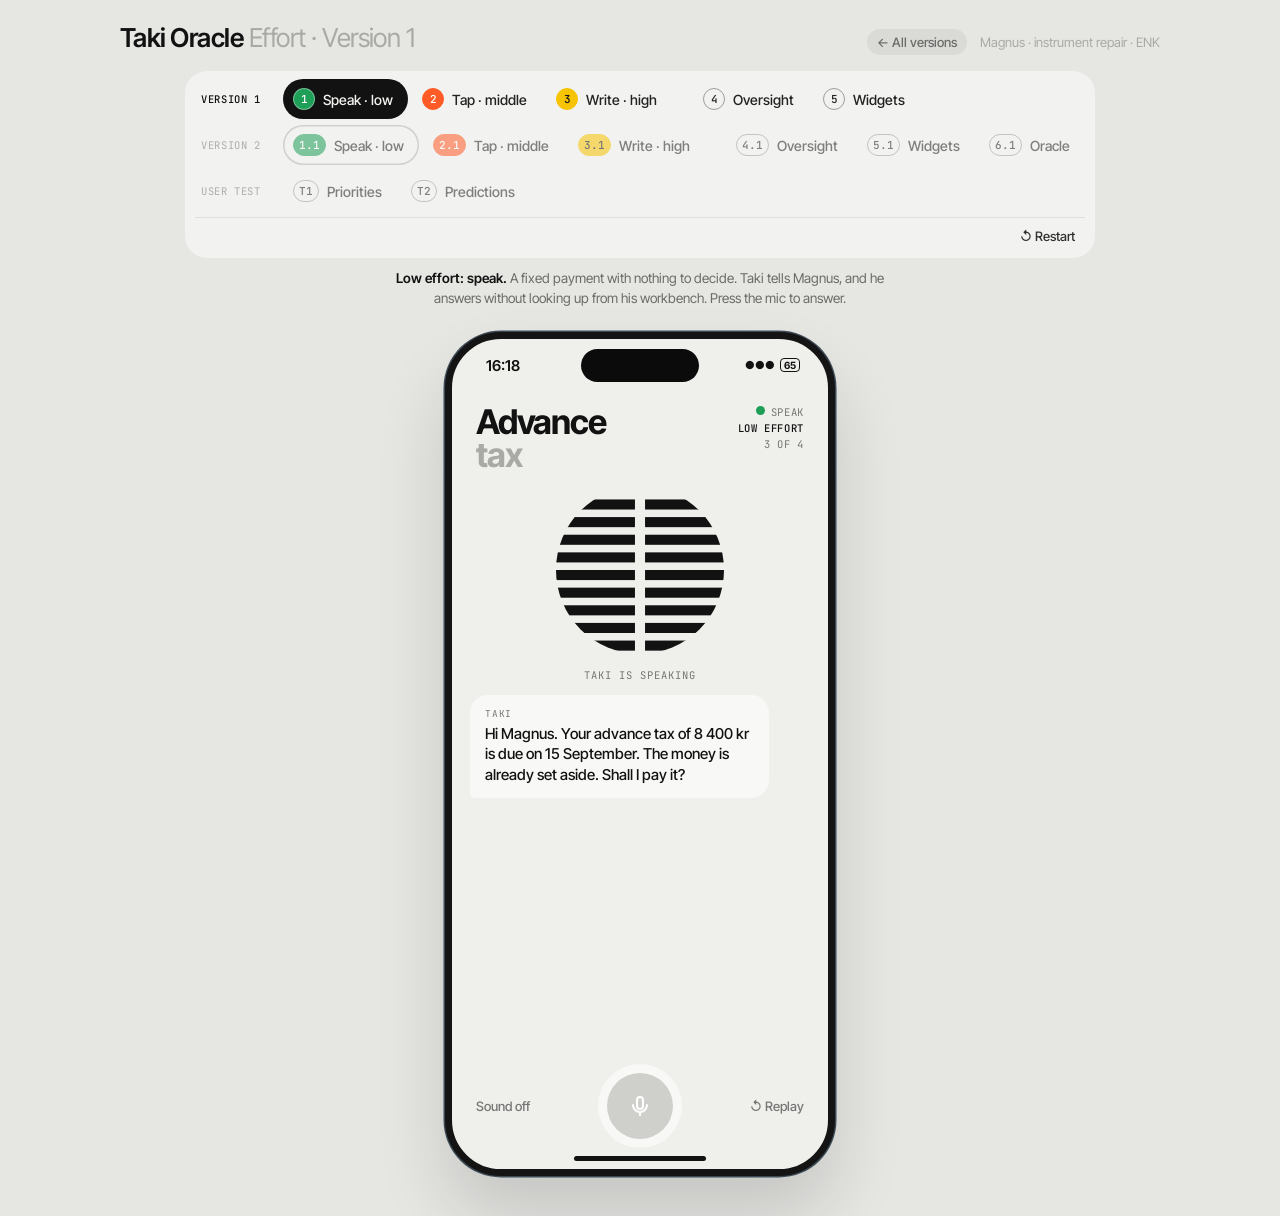
<file: Taki_oracle/v1.html>
<!doctype html>
<html lang="en">
<head>
<meta charset="utf-8">
<meta name="viewport" content="width=device-width, initial-scale=1">
<title>Taki Oracle – Effort prototype</title>
<link rel="preconnect" href="https://fonts.googleapis.com">
<link href="https://fonts.googleapis.com/css2?family=Inter+Tight:wght@400;500;600;700;800&family=JetBrains+Mono:wght@400;500&display=swap" rel="stylesheet">
<style>
:root{
  --bg:#e6e6e3;        /* page: quiet light grey */
  --screen:#efefec;    /* phone screen */
  --card:#f8f8f6;
  --speak:#1e9e57;     /* strong accents, used sparingly */
  --tap:#ff5b26;
  --write:#f6c400;
  --grey-t:#a9a9a5;    /* grey headline line */
  --ink:#121212;
  --soft:rgba(18,18,18,.55);
  --line:rgba(18,18,18,.14);
  --green:var(--speak);
  --green-d:#62806a;
  --orange:var(--tap);
  --orange-l:#e2b29c;
  --paper:#f8f8f6;
  --paper-d:#e4e4e0;
  --grey:var(--screen);
  --grey-d:#959995;
  --mono:"JetBrains Mono",ui-monospace,monospace;
}
*{box-sizing:border-box;margin:0;padding:0}
html,body{min-height:100%}
body{background:var(--bg);color:var(--ink);font-family:"Inter Tight",Inter,system-ui,-apple-system,sans-serif;-webkit-font-smoothing:antialiased;padding:22px 16px 40px;display:flex;flex-direction:column;align-items:center}
button{font:inherit;color:inherit;border:0;background:none;cursor:pointer}

/* ---------- page header + controls ---------- */
.pagehead{width:100%;max-width:1040px;display:flex;justify-content:space-between;align-items:baseline;gap:16px;flex-wrap:wrap;margin-bottom:18px}
.pagehead .title{font-size:26px;letter-spacing:-.02em;font-weight:400;color:var(--grey-t)}
.pagehead .title b{font-weight:600;color:var(--ink)}
.pagehead .meta{font-size:13px;color:var(--grey-t)}
.control{display:flex;gap:4px;flex-wrap:wrap;justify-content:center;margin-bottom:10px}
.control button{display:flex;align-items:center;gap:8px;padding:9px 15px 9px 10px;border-radius:999px;font-size:14px;font-weight:500;color:#222;transition:background .2s,color .2s}
.control button:hover{background:rgba(0,0,0,.08)}
.control button .n{font-family:var(--mono);font-size:11px;width:22px;height:22px;border-radius:50%;display:grid;place-items:center;border:1px solid rgba(0,0,0,.35)}
.control button.on{background:var(--ink);color:#f3f3f1}
.control button[data-go=speak] .n{background:var(--speak);border-color:var(--speak);color:#fff}
.control button[data-go=tap] .n{background:var(--tap);border-color:var(--tap);color:#fff}
.control button[data-go=write] .n{background:var(--write);border-color:var(--write);color:var(--ink)}
.control button.on .n{border-color:rgba(255,255,255,.35)}
.control .sep{width:1px;background:rgba(0,0,0,.2);margin:6px 6px}
.control .reset{color:#2f3231;padding-left:14px}
.caption{max-width:520px;text-align:center;font-size:13.5px;line-height:1.5;color:#6b6b67;min-height:42px;margin-bottom:22px}
.caption b{font-weight:600;color:var(--ink)}

.allv{font-size:13px;font-weight:500;color:var(--soft);text-decoration:none;margin-right:10px;padding:5px 10px;border-radius:999px;background:rgba(0,0,0,.05)}
.allv:hover{color:var(--ink)}
/* ---------- version menu ---------- */
.control{flex-direction:column;align-items:stretch;gap:6px;background:rgba(255,255,255,.45);border-radius:22px;padding:8px 10px}
.vrow{display:flex;align-items:center;gap:4px;flex-wrap:wrap;opacity:.55;transition:opacity .2s}
.vrow.current,.vrow:hover{opacity:1}
.vname{font-family:var(--mono);font-size:10.5px;letter-spacing:.06em;text-transform:uppercase;color:var(--soft);width:84px;padding-left:6px;flex:none}
.vrow.current .vname{color:var(--ink);font-weight:500}
.control a.vlink{display:flex;align-items:center;gap:8px;padding:9px 15px 9px 10px;border-radius:999px;font-size:14px;font-weight:500;color:#222;text-decoration:none;transition:background .2s}
.control a.vlink:hover{background:rgba(0,0,0,.08)}
.control .n{min-width:22px;width:auto!important;padding:0 5px;border-radius:999px!important}
.control a.vlink .n{font-family:var(--mono);font-size:11px;height:22px;display:grid;place-items:center;border:1px solid rgba(0,0,0,.35)}
.control a.vlink[data-k=speak] .n{background:var(--speak);border-color:var(--speak);color:#fff}
.control a.vlink[data-k=tap] .n{background:var(--tap);border-color:var(--tap);color:#fff}
.control a.vlink[data-k=write] .n{background:var(--write);border-color:var(--write);color:var(--ink)}
.control a.vlink.peer{box-shadow:inset 0 0 0 1.5px rgba(0,0,0,.25)}
.vtools{display:flex;justify-content:flex-end;border-top:1px solid rgba(0,0,0,.08);padding-top:4px}
.vtools .reset{font-size:13px;padding:6px 10px;border-radius:999px}

/* ---------- phone ---------- */
.phone{width:390px;max-width:100%;height:844px;border-radius:56px;border:7px solid #141414;box-shadow:0 0 0 1.5px #3c4a55,0 40px 70px rgba(0,0,0,.14);position:relative;overflow:hidden;background:var(--screen)}
.island{position:absolute;left:50%;top:10px;transform:translateX(-50%);width:118px;height:33px;background:#0b0b0b;border-radius:20px;z-index:6}
.status{height:52px;display:flex;align-items:center;justify-content:space-between;padding:0 28px 0 34px;font-weight:600;font-size:15px;position:relative;z-index:5}
.status .icons{display:flex;gap:5px;align-items:center;font-size:11px}
.bat{border:1.5px solid currentColor;border-radius:4px;padding:0 3px;font-size:10px;font-weight:700}
.home{position:absolute;bottom:8px;left:50%;transform:translateX(-50%);width:132px;height:5px;border-radius:3px;background:var(--ink);z-index:10}
.screen{position:absolute;inset:52px 0 0 0;display:none;flex-direction:column;overflow:hidden}
.screen.on{display:flex;animation:fade .35s ease}
@keyframes fade{from{opacity:0;transform:translateY(6px)}to{opacity:1;transform:none}}

h1{font-weight:700;font-size:34px;line-height:.98;letter-spacing:-.035em}
h1 .g{color:var(--grey-t)}
.dot{display:inline-block;width:9px;height:9px;border-radius:50%;margin-right:6px;vertical-align:1px}
.eyebrow{font-family:var(--mono);font-size:10.5px;letter-spacing:.08em;text-transform:uppercase;color:var(--soft)}
.head{padding:14px 24px 0;display:flex;justify-content:space-between;align-items:flex-start;gap:12px}
.head .tag{font-family:var(--mono);font-size:10.5px;letter-spacing:.06em;text-transform:uppercase;text-align:right;line-height:1.5;color:var(--soft)}
.head .tag b{color:var(--ink);font-weight:500}

/* symbols */
.sym{display:block}
.sym svg{display:block;width:100%;height:100%}

/* ---------- 1. SPEAK ---------- */
.orbwrap{display:flex;flex-direction:column;align-items:center;padding:14px 0 4px}
.orb{width:168px;height:168px;transition:transform .3s}
.orb.talk .stripe{animation:wave 1.1s ease-in-out infinite}
.orb.listen{animation:pulse 1s ease-in-out infinite}
@keyframes wave{50%{transform:scaleX(.72)}}
@keyframes pulse{50%{transform:scale(.94)}}
.stripe{transform-box:fill-box;transform-origin:center}
.orbstate{font-family:var(--mono);font-size:10.5px;letter-spacing:.1em;text-transform:uppercase;color:var(--soft);margin-top:14px;height:13px}
.timer{font-family:var(--mono);font-size:12px;color:var(--soft);margin-top:4px}
.transcript{flex:1;padding:10px 18px 0;display:flex;flex-direction:column;gap:8px;overflow:auto}
.bubble{max-width:88%;padding:12px 15px;border-radius:18px;font-size:15px;line-height:1.38;font-weight:500;opacity:0;transform:translateY(6px);transition:all .4s}
.bubble.show{opacity:1;transform:none}
.bubble small{display:block;font-family:var(--mono);font-size:9.5px;letter-spacing:.08em;text-transform:uppercase;margin-bottom:4px;font-weight:400}
.bubble.taki{background:var(--card);border-bottom-left-radius:5px}
.bubble.taki small{color:var(--soft)}
.bubble.me{background:var(--ink);color:#f3f3f1;align-self:flex-end;border-bottom-right-radius:5px}
.bubble.me small{color:rgba(243,243,241,.5)}
.done-card{background:var(--paper);border-radius:18px;padding:12px 14px;display:flex;align-items:center;gap:12px;opacity:0;transition:opacity .4s}
.done-card.show{opacity:1}
.done-card .tick{width:30px;height:30px;border-radius:50%;background:var(--speak);color:#fff;display:grid;place-items:center;font-size:13px;flex:none}
.done-card .a{font-size:14px;font-weight:600}.done-card .b{font-family:var(--mono);font-size:10px;color:var(--soft);margin-top:3px;letter-spacing:.02em}
.speak-foot{padding:12px 22px 30px;display:flex;align-items:center;justify-content:space-between}
.mic{width:66px;height:66px;border-radius:50%;background:var(--speak);color:#fff;box-shadow:0 0 0 9px var(--card);display:grid;place-items:center;transition:transform .15s,opacity .2s}
.mic:active{transform:scale(.95)}
.mic:disabled{background:#cfcfcb;cursor:default}
.ghostbtn{font-size:13px;font-weight:500;color:var(--soft);padding:10px 2px;min-width:76px;text-align:left}
.ghostbtn:last-child{text-align:right}
.ghostbtn.on{color:var(--ink)}

/* ---------- 2. TAP ---------- */
.tap-body{flex:1;overflow:auto;padding:16px 16px 0;display:flex;flex-direction:column;gap:8px}
.tap-body>*{flex:none}
.tile{border-radius:20px;padding:16px}
.tile.light{background:var(--paper)}
.tile.orange{background:var(--orange)}
.row{display:flex;justify-content:space-between;font-size:14px;padding:4px 0;font-weight:500}
.row span:first-child{color:var(--soft);font-weight:400}
.row.total{border-top:1px solid var(--line);margin-top:8px;padding-top:12px}
.row.total span{font-size:22px;font-weight:700;letter-spacing:-.02em;color:var(--ink)}
.flaghead{display:flex;justify-content:space-between;align-items:flex-start;gap:12px}
.flaghead .sym{width:58px;height:58px;flex:none}
.flag-t{font-size:20px;font-weight:700;letter-spacing:-.02em;line-height:1.05}
.flag-p{font-size:13.5px;line-height:1.4;margin-top:8px;color:rgba(18,18,18,.75)}
.amount{font-family:var(--mono);font-size:12px;margin-top:6px}
.seg{display:grid;grid-template-columns:1fr 1fr;gap:6px;margin-top:14px}
.seg button{background:rgba(255,255,255,.28);border-radius:14px;padding:13px;font-weight:600;font-size:14px;transition:all .15s}
.seg button.sel{background:var(--ink);color:#f3f3f1}
.tap-foot{padding:10px 16px 30px}
.primary{width:100%;background:var(--ink);color:#f3f3f1;border-radius:999px;padding:17px;font-size:15px;font-weight:600;display:flex;justify-content:center;gap:10px;transition:opacity .2s}
.primary:disabled{background:#d3d3cf;color:#9a9a96;cursor:default}
.hint{font-family:var(--mono);font-size:10.5px;letter-spacing:.04em;color:var(--soft);text-align:center;margin-bottom:10px;min-height:14px}
.success{position:absolute;inset:0;background:var(--grey);display:none;flex-direction:column;justify-content:center;padding:30px;gap:14px;z-index:4}
.success.on{display:flex;animation:fade .35s}
.success .sym{width:120px;height:120px;margin-bottom:10px}
.success p{color:rgba(18,18,18,.75);font-size:15px;line-height:1.45;max-width:290px}

/* ---------- 3. WRITE ---------- */
.write-body{flex:1;overflow:auto;padding:16px 16px 0;display:flex;flex-direction:column;gap:8px}
.write-body>*{flex:none}
.lookback{background:var(--card);border-radius:20px;padding:16px}

.lookback .v{font-size:34px;font-weight:700;letter-spacing:-.03em;margin:8px 0 2px}
.lookback .d{font-size:13px;color:var(--soft)}
.bars{display:flex;align-items:flex-end;gap:5px;height:48px;margin-top:14px}
.bars div{flex:1;background:#dcdcd8;border-radius:2px}
.bars div.hi{background:var(--ink)}
.bars-l{display:flex;justify-content:space-between;font-family:var(--mono);font-size:9.5px;color:var(--grey-t);margin-top:5px}
.question{font-size:24px;font-weight:700;line-height:1.05;letter-spacing:-.025em;padding:12px 4px 6px}
.question span{color:var(--soft)}
.ta{background:var(--card);border-radius:20px;padding:14px 16px;border:1.5px solid transparent;transition:border-color .2s}
.ta:focus-within{border-color:var(--ink)}
.ta textarea{width:100%;border:0;background:none;resize:none;font:inherit;font-size:15px;font-weight:500;line-height:1.42;color:var(--ink);outline:none;min-height:92px}
.ta textarea::placeholder{color:rgba(18,18,18,.35)}
.ta .meta{display:flex;justify-content:space-between;align-items:center;gap:10px;font-family:var(--mono);font-size:10px;color:var(--soft);letter-spacing:.02em}
.ta .meta button{font-family:"Inter Tight",sans-serif;font-size:13px;font-weight:600;color:var(--ink);white-space:nowrap;text-decoration:underline;text-underline-offset:3px}
.answer{display:none;flex-direction:column;gap:8px}
.answer.on{display:flex;animation:fade .4s}
.suggest{background:var(--write);border-radius:20px;padding:16px;font-size:14.5px;line-height:1.42;font-weight:500}
.suggest .num{font-size:34px;font-weight:700;letter-spacing:-.03em;margin:6px 0 6px}
.diary{display:flex;gap:12px;align-items:center;background:var(--card);border-radius:20px;padding:12px 14px;font-size:13px;line-height:1.4}
.diary .sym{width:38px;height:38px;flex:none}
.write-foot{padding:10px 16px 30px}

/* ---------- 4. OVERSIGHT ---------- */
.ov-body{flex:1;overflow:auto;padding:14px 14px 34px;display:flex;flex-direction:column;gap:8px}
.ov-body>*{flex:none}
.ov-head{padding:0 8px 6px}
.ov-head p{font-size:13.5px;line-height:1.4;margin-top:8px;color:rgba(18,18,18,.7);font-weight:500}
.meter{background:var(--card);border-radius:20px;padding:13px 14px}
.meter .lab{display:flex;justify-content:space-between;margin-bottom:9px}
.meter .lab b{font-family:var(--mono);font-size:11px;font-weight:500}
.meter .bar{display:flex;height:12px;border-radius:6px;overflow:hidden;background:var(--paper-d);gap:2px}
.meter .bar div{transition:width .35s}
.meter .legend{display:flex;gap:14px;font-size:12px;font-weight:500;margin-top:9px;color:var(--soft)}
.meter .legend span{display:flex;align-items:center;gap:5px}
.meter .legend i{width:9px;height:9px;border-radius:50%;display:block}
.zone{border-radius:22px;padding:12px 12px 12px 18px;border:2px solid transparent;position:relative;overflow:hidden;background:var(--card)!important;transition:border-color .15s,transform .15s}
.zone.speak{background:var(--green)}
.zone.tap{background:var(--orange)}
.zone.write{background:var(--paper)}
.zone::before{content:'';position:absolute;left:0;top:0;bottom:0;width:7px}
.zone.speak::before{background:var(--speak)}.zone.tap::before{background:var(--tap)}.zone.write::before{background:var(--write)}
.zone.over{border-color:var(--ink);transform:scale(1.012)}
.zh{display:flex;align-items:center;gap:10px;margin-bottom:10px;padding:2px 2px 0}
.zh .sym{width:34px;height:34px;flex:none}
.zh .zt{flex:1}
.zh .zt b{display:block;font-size:17px;font-weight:700;letter-spacing:-.02em;line-height:1.05}
.zh .zt span{font-size:12px;color:var(--soft);font-weight:500}
.zh .count{font-family:var(--mono);font-size:10.5px;color:rgba(18,18,18,.6)}
.list{display:flex;flex-direction:column;gap:5px;min-height:20px}
.empty{font-family:var(--mono);font-size:10.5px;color:rgba(18,18,18,.55);text-align:center;padding:14px;border:1.5px dashed rgba(18,18,18,.25);border-radius:14px}
.task{background:var(--screen);border-radius:14px;padding:10px 12px;display:flex;align-items:center;gap:10px;cursor:grab;touch-action:none;user-select:none}

.task .grip{width:10px;height:16px;flex:none;background:radial-gradient(circle,rgba(18,18,18,.4) 1.2px,transparent 1.4px) 0 0/5px 5px}
.task .tt{flex:1;min-width:0}
.task .tn{font-size:13.5px;font-weight:600;line-height:1.25;letter-spacing:-.005em}
.task .td{font-family:var(--mono);font-size:9.5px;color:rgba(18,18,18,.55);margin-top:3px;letter-spacing:.02em}
.task .td b{color:var(--ink);font-weight:500}
.task .ok{font-family:var(--mono);font-size:9.5px;letter-spacing:.04em;text-transform:uppercase;flex:none;color:rgba(18,18,18,.6)}
.task.dragging{opacity:.25}
.drag-ghost{position:fixed;pointer-events:none;z-index:999;box-shadow:0 16px 36px rgba(0,0,0,.18);transform:rotate(-1.5deg);background:#fff!important}
.toast{position:absolute;left:14px;right:14px;bottom:26px;background:var(--ink);color:#f3f3f1;border-radius:18px;padding:13px 15px;font-size:13.5px;font-weight:500;line-height:1.35;opacity:0;transform:translateY(10px);transition:all .3s;pointer-events:none;z-index:20}
.toast.on{opacity:1;transform:none}


/* ---------- 5. WIDGETS (home screen) ---------- */
#widgets{background:var(--screen)}
#widgets::before,#widgets::after{content:'';position:absolute;border-radius:50%;pointer-events:none}
#widgets::before{width:520px;height:520px;left:-210px;top:150px;border:44px solid #e5e5e1}
#widgets::after{width:300px;height:300px;right:-130px;top:-90px;background:#e7e7e3}
.hs{position:relative;z-index:1;flex:1;padding:12px 22px 0;display:grid;grid-template-columns:156px 156px;column-gap:20px;align-content:start}
.wg{background:var(--card);border-radius:26px;box-shadow:0 1px 0 rgba(0,0,0,.04),0 10px 24px rgba(0,0,0,.05);position:relative;overflow:hidden;cursor:pointer;transition:transform .15s}
.wg:active{transform:scale(.98)}
.wlabel{font-size:11.5px;font-weight:500;text-align:center;color:var(--soft);margin:6px 0 12px}
.wlabel b{color:var(--ink);font-weight:600}
.w-s{width:156px;height:156px;padding:14px;display:flex;flex-direction:column}
.w-m{grid-column:span 2;height:156px;padding:14px;display:flex;gap:12px}
.w-l{grid-column:span 2;height:300px;padding:16px;display:flex;flex-direction:column}
.wtop{display:flex;justify-content:space-between;align-items:center}
.wtop .sym{width:30px;height:30px}
.wlev{font-family:var(--mono);font-size:9.5px;letter-spacing:.08em;text-transform:uppercase;color:var(--soft);display:flex;align-items:center}
.wlev .dot{width:7px;height:7px;margin-right:5px}
/* small: speak */
.w-s .wt{font-size:17px;font-weight:700;letter-spacing:-.02em;line-height:1.05;margin-top:auto}
.w-s .wd{font-family:var(--mono);font-size:9.5px;color:var(--soft);margin-top:4px;letter-spacing:.02em}
.w-s .wact{display:flex;align-items:center;gap:8px;margin-top:10px}
.wmic{width:34px;height:34px;border-radius:50%;background:var(--speak);color:#fff;display:grid;place-items:center;flex:none}
.wmic.listen{animation:pulse 1s ease-in-out infinite}
.w-s .wact span{font-size:12px;font-weight:600}
/* icons grid */
.apps{display:grid;grid-template-columns:1fr 1fr;gap:12px 20px;height:156px;align-content:space-between}
.app{display:flex;flex-direction:column;align-items:center;gap:5px}
.app i{width:62px;height:62px;border-radius:16px;background:#e2e2de;display:grid;place-items:center;font-style:normal;font-size:20px;color:#8d8d89}
.app span{font-size:10.5px;color:var(--soft);font-weight:500}
.app.taki i{background:var(--ink);color:#f3f3f1;font-weight:700;font-size:15px;letter-spacing:-.02em}
/* medium: tap */
.w-m .mleft{flex:1;display:flex;flex-direction:column;min-width:0}
.w-m .mbig{font-size:28px;font-weight:700;letter-spacing:-.03em;margin-top:auto;line-height:1}
.w-m .msub{font-size:12px;color:var(--soft);margin-top:4px;font-weight:500}
.w-m .mright{width:150px;flex:none;background:var(--tap);border-radius:18px;padding:11px;display:flex;flex-direction:column}
.w-m .mright .q{font-size:12.5px;font-weight:600;line-height:1.2}
.w-m .mright .q small{display:block;font-family:var(--mono);font-size:9px;font-weight:400;letter-spacing:.06em;opacity:.7;margin-bottom:3px}
.wseg{display:grid;grid-template-columns:1fr 1fr;gap:4px;margin-top:auto}
.wseg button{background:rgba(255,255,255,.3);border-radius:10px;padding:8px 0;font-size:11.5px;font-weight:600}
.wseg button:hover{background:rgba(255,255,255,.45)}
.wdone{margin-top:auto;font-size:12.5px;font-weight:600;display:none}
.wdone.on{display:block}
/* large: write */
.w-l .lq{font-size:22px;font-weight:700;letter-spacing:-.025em;line-height:1.05;margin-top:12px}
.w-l .lq span{color:var(--grey-t)}
.w-l .lback{display:flex;align-items:flex-end;justify-content:space-between;gap:14px;margin-top:14px}
.w-l .lback .k{font-family:var(--mono);font-size:9.5px;color:var(--soft);letter-spacing:.04em}
.w-l .lback .v{font-size:17px;font-weight:700;letter-spacing:-.02em;margin-top:2px}
.w-l .mbars{display:flex;align-items:flex-end;gap:3px;height:34px;width:130px}
.w-l .mbars div{flex:1;background:#dcdcd8;border-radius:1.5px}
.w-l .mbars div.hi{background:var(--ink)}
.w-l .lfield{margin-top:auto;display:flex;align-items:center;gap:10px;background:var(--screen);border-radius:18px;padding:12px 12px 12px 15px}
.w-l .lfield span{flex:1;font-size:14px;color:var(--grey-t);font-weight:500}
.w-l .lpen{width:38px;height:38px;border-radius:50%;background:var(--write);display:grid;place-items:center;flex:none}
.w-l .lfoot{font-family:var(--mono);font-size:9.5px;color:var(--soft);margin-top:9px;letter-spacing:.02em}
.hs-search{position:relative;z-index:1;align-self:center;margin:0 auto 34px;font-size:12px;font-weight:500;color:var(--soft);background:rgba(18,18,18,.06);padding:6px 14px;border-radius:999px}

@media (max-width:440px){
  body{padding:12px 0 20px}
  .pagehead{padding:0 16px}
  .phone{border-radius:0;border-width:0;height:calc(100vh - 170px);min-height:680px}
}
</style>
</head>
<body>

<header class="pagehead">
  <div class="title"><b>Taki Oracle</b> Effort · Version 1</div>
  <div class="meta"><a class="allv" href="./">← All versions</a> Magnus · instrument repair · ENK</div>
</header>

<nav class="control" aria-label="Prototype controls">
  <div class="vrow current"><span class="vname">Version 1</span>
    <button data-go="speak" class="on"><span class="n">1</span>Speak · low</button>
    <button data-go="tap"><span class="n">2</span>Tap · middle</button>
    <button data-go="write"><span class="n">3</span>Write · high</button>
    <span class="sep"></span>
    <button data-go="oversight"><span class="n">4</span>Oversight</button>
    <button data-go="widgets"><span class="n">5</span>Widgets</button>
  </div>
  <div class="vrow"><span class="vname">Version 2</span>
    <a class="vlink" data-k="speak" href="v2.html#speak"><span class="n">1.1</span>Speak · low</a>
    <a class="vlink" data-k="tap" href="v2.html#tap"><span class="n">2.1</span>Tap · middle</a>
    <a class="vlink" data-k="write" href="v2.html#write"><span class="n">3.1</span>Write · high</a>
    <span class="sep"></span>
    <a class="vlink" data-k="oversight" href="v2.html#oversight"><span class="n">4.1</span>Oversight</a>
    <a class="vlink" data-k="widgets" href="v2.html#widgets"><span class="n">5.1</span>Widgets</a>
    <a class="vlink" data-k="oracle" href="v2.html#oracle"><span class="n">6.1</span>Oracle</a>
  </div>
  <div class="vrow"><span class="vname">User test</span>
    <a class="vlink" data-k="t1" href="test.html#t1"><span class="n">T1</span>Priorities</a>
    <a class="vlink" data-k="t2" href="test.html#t2"><span class="n">T2</span>Predictions</a>
  </div>
  <div class="vtools"><button class="reset" id="restart" title="Restart this scenario (R)">↺ Restart</button></div>
</nav>
<p class="caption" id="caption"></p>

<div class="phone" id="phone">
  <div class="island"></div>
  <div class="status"><span>16:18</span><span class="icons">●●● <span class="bat">65</span></span></div>

  <!-- ============ 1. SPEAK ============ -->
  <section class="screen on" id="speak">
    <div class="head">
      <h1>Advance<br><span class="g">tax</span></h1>
      <div class="tag"><span class="dot" style="background:var(--speak)"></span>Speak<br><b>Low effort</b><br>3 of 4</div>
    </div>
    <div class="orbwrap">
      <div class="orb sym" id="orb" data-sym="speak"></div>
      <div class="orbstate" id="orbstate">Taki</div>
    </div>
    <div class="transcript" id="transcript">
      <div class="bubble taki" id="b1"><small>Taki</small>Hi Magnus. Your advance tax of 8 400 kr is due on 15 September. The money is already set aside. Shall I pay it?</div>
      <div class="bubble me" id="b2"><small>Magnus · while repairing a violin</small>Yes, go ahead.</div>
      <div class="bubble taki" id="b3"><small>Taki</small>Done. That's 3 of 4 this year. I'll remind you before the last one in December.</div>
      <div class="done-card" id="b4"><div class="tick">✓</div><div><div class="a">Advance tax paid · 8 400 kr</div><div class="b">15 SEP · TAX ACCOUNT · SKATTEETATEN</div></div></div>
    </div>
    <div class="speak-foot">
      <button class="ghostbtn" id="soundbtn">Sound off</button>
      <button class="mic" id="mic" aria-label="Answer by voice" disabled>
        <svg width="24" height="24" viewBox="0 0 24 24" fill="none" stroke="currentColor" stroke-width="2" stroke-linecap="round"><rect x="9" y="3" width="6" height="12" rx="3"/><path d="M5 11a7 7 0 0 0 14 0M12 18v3"/></svg>
      </button>
      <button class="ghostbtn" id="speakreplay">↺ Replay</button>
    </div>
  </section>

  <!-- ============ 2. TAP ============ -->
  <section class="screen" id="tap">
    <div class="head">
      <h1>VAT<br><span class="g">return</span></h1>
      <div class="tag"><span class="dot" style="background:var(--tap)"></span>Tap<br><b>Middle effort</b><br>Due today</div>
    </div>
    <div class="tap-body">
      <p class="eyebrow" style="padding:0 8px 4px">July–August · prepared by Taki</p>
      <div class="tile light">
        <div class="row"><span>VAT on your sales</span><span>11 650 kr</span></div>
        <div class="row"><span>VAT on your purchases</span><span>− 5 400 kr</span></div>
        <div class="row"><span>Receipts checked by Taki</span><span>23 of 24</span></div>
        <div class="row total"><span>To pay</span><span id="vattotal">6 250 kr</span></div>
      </div>
      <div class="tile orange">
        <div class="flaghead">
          <div>
            <div class="eyebrow" style="color:rgba(18,18,18,.6)">1 needs you</div>
            <div class="flag-t" style="margin-top:6px">Musikkhuset<br>Bergen</div>
            <div class="amount">4 800 KR · 3 OCT</div>
          </div>
          <div class="sym" data-sym="tap"></div>
        </div>
        <p class="flag-p">This receipt is larger than usual and includes a gift card. Is it for the business, or private?</p>
        <div class="seg">
          <button data-pick="business">Business</button>
          <button data-pick="private">Private</button>
        </div>
      </div>
    </div>
    <div class="tap-foot">
      <div class="hint" id="taphint">ANSWER THE QUESTION TO APPROVE</div>
      <button class="primary" id="approve" disabled>Approve and pay <span id="approveamt">6 250 kr</span> →</button>
    </div>
    <div class="success" id="tapsuccess">
      <div class="sym" data-sym="tap"></div>
      <h1>Sent to<br><span class="g">Skatteetaten</span></h1>
      <p id="tapsuccesstxt"></p>
    </div>
  </section>

  <!-- ============ 3. WRITE ============ -->
  <section class="screen" id="write">
    <div class="head">
      <h1>Next<br><span class="g">year</span></h1>
      <div class="tag"><span class="dot" style="background:var(--write)"></span>Write<br><b>High effort</b><br>Once a year</div>
    </div>
    <div class="write-body" id="writebody">
      <div class="lookback">
        <div class="eyebrow">Looking back · 2026</div>
        <div class="v">≈ 310 000 kr</div>
        <div class="d">Profit this year. Best month: September.</div>
        <div class="bars">
          <div style="height:38%"></div><div style="height:30%"></div><div style="height:44%"></div><div style="height:52%"></div><div style="height:48%"></div><div style="height:40%"></div><div style="height:22%"></div><div style="height:66%"></div><div class="hi" style="height:100%"></div><div style="height:70%"></div><div style="height:58%"></div><div style="height:62%"></div>
        </div>
        <div class="bars-l"><span>JAN</span><span>JUN</span><span>DEC</span></div>
      </div>
      <p class="question">Looking ahead: what do you expect to earn next year, <span>and why?</span></p>
      <div class="ta" id="tabox">
        <textarea id="ta" placeholder="Write in your own words…"></textarea>
        <div class="meta"><span>FOR YOUR TAX DEDUCTION CARD</span><button id="example">Use example</button></div>
      </div>
      <div class="answer" id="answer">
        <div class="suggest">
          <div class="eyebrow" style="color:rgba(18,18,18,.6)">Taki suggests</div>
          <div class="num">340 000 kr</div>
          A bit higher than this year because of the Kulturskole deal, minus 4 weeks of summer holiday. Your advance tax will be about <b>34 000 kr</b> per payment.
        </div>
        <div class="diary"><div class="sym" data-sym="write"></div><span><b>Saved to your decision diary.</b> Next October, Taki Wrapped shows what you expected, and what really happened.</span></div>
      </div>
    </div>
    <div class="write-foot">
      <button class="primary" id="sendwrite" disabled>Share my thinking →</button>
    </div>
  </section>

  <!-- ============ 4. OVERSIGHT ============ -->
  <section class="screen" id="oversight">
    <div class="ov-body" id="ovbody">
      <div class="ov-head">
        <h1>Over<span class="g">sight</span></h1>
        <p>Everything Taki has done for you this year. Drag a task to choose how you want to be involved next time.</p>
      </div>
      <div class="meter">
        <div class="lab"><span class="eyebrow">Your involvement</span><b id="minutes">≈ 0 min / month</b></div>
        <div class="bar"><div id="m-speak" style="background:var(--green)"></div><div id="m-tap" style="background:var(--orange)"></div><div id="m-write" style="background:var(--ink)"></div></div>
        <div class="legend"><span><i style="background:var(--green)"></i>Speak</span><span><i style="background:var(--orange)"></i>Tap</span><span><i style="background:var(--ink)"></i>Write</span></div>
      </div>
      <div class="zone speak" data-zone="speak">
        <div class="zh"><div class="sym" data-sym="speak"></div><div class="zt"><b>Speak</b><span>Taki tells you. You just say yes.</span></div><span class="count"></span></div>
        <div class="list"></div>
      </div>
      <div class="zone tap" data-zone="tap">
        <div class="zh"><div class="sym" data-sym="tap"></div><div class="zt"><b>Tap</b><span>You look and check before approving.</span></div><span class="count"></span></div>
        <div class="list"></div>
      </div>
      <div class="zone write" data-zone="write">
        <div class="zh"><div class="sym" data-sym="write"></div><div class="zt"><b>Write</b><span>You think it through and explain why.</span></div><span class="count"></span></div>
        <div class="list"></div>
      </div>
    </div>
    <div class="toast" id="toast"></div>
  </section>


  <!-- ============ 5. WIDGETS ============ -->
  <section class="screen" id="widgets">
    <div class="hs">
      <!-- small: speak -->
      <div>
        <div class="wg w-s" data-open="speak" id="wSpeak">
          <div class="wtop"><div class="sym" data-sym="speak"></div><span class="wlev"><span class="dot" style="background:var(--speak)"></span>Low</span></div>
          <div class="wt">Advance tax</div>
          <div class="wd">8 400 KR · 15 SEP</div>
          <div class="wact"><button class="wmic" id="wMic" aria-label="Say yes"><svg width="16" height="16" viewBox="0 0 24 24" fill="none" stroke="currentColor" stroke-width="2.2" stroke-linecap="round"><rect x="9" y="3" width="6" height="12" rx="3"/><path d="M5 11a7 7 0 0 0 14 0M12 18v3"/></svg></button><span id="wMicTxt">Say “yes”</span></div>
        </div>
        <div class="wlabel"><b>Taki</b> · speak</div>
      </div>
      <!-- regular app icons -->
      <div>
        <div class="apps">
          <div class="app"><i>☏</i><span>Phone</span></div>
          <div class="app"><i style="font-size:22px;font-weight:600;color:#6d6d69">14</i><span>Calendar</span></div>
          <div class="app"><i>♪</i><span>Tuner</span></div>
          <div class="app taki"><i>T</i><span>Taki</span></div>
        </div>
      </div>
      <!-- medium: tap -->
      <div style="grid-column:span 2">
        <div class="wg w-m" data-open="tap">
          <div class="mleft">
            <div class="wtop"><div class="sym" data-sym="tap"></div><span class="wlev"><span class="dot" style="background:var(--tap)"></span>Middle</span></div>
            <div class="mbig" id="wVat">6 250 kr</div>
            <div class="msub">VAT return · due today</div>
          </div>
          <div class="mright">
            <div class="q"><small>1 NEEDS YOU</small>Musikkhuset Bergen, 4 800 kr. Business or private?</div>
            <div class="wseg" id="wSeg"><button data-wpick="business">Business</button><button data-wpick="private">Private</button></div>
            <div class="wdone" id="wDone">✓ Checked. Tap to approve →</div>
          </div>
        </div>
        <div class="wlabel"><b>Taki</b> · tap</div>
      </div>
      <!-- large: write -->
      <div style="grid-column:span 2">
        <div class="wg w-l" data-open="write">
          <div class="wtop"><div class="sym" data-sym="write"></div><span class="wlev"><span class="dot" style="background:var(--write)"></span>High</span></div>
          <div class="lq">What do you expect to earn next year, <span>and why?</span></div>
          <div class="lback">
            <div><div class="k">LOOKING BACK · 2026</div><div class="v">≈ 310 000 kr</div></div>
            <div class="mbars"><div style="height:38%"></div><div style="height:30%"></div><div style="height:44%"></div><div style="height:52%"></div><div style="height:48%"></div><div style="height:40%"></div><div style="height:22%"></div><div style="height:66%"></div><div class="hi" style="height:100%"></div><div style="height:70%"></div><div style="height:58%"></div><div style="height:62%"></div></div>
          </div>
          <div class="lfield"><span>Write your thoughts…</span><div class="lpen"><svg width="16" height="16" viewBox="0 0 24 24" fill="none" stroke="#121212" stroke-width="2.2" stroke-linecap="round" stroke-linejoin="round"><path d="M4 20h4L19 9l-4-4L4 16v4z"/></svg></div></div>
          <div class="lfoot">ONCE A YEAR · SAVED TO YOUR DECISION DIARY</div>
        </div>
        <div class="wlabel"><b>Taki</b> · write</div>
      </div>
    </div>
    <div class="hs-search">⌕ Search</div>
  </section>

  <div class="home"></div>
</div>

<script>
/* ---------------- symbols: stripes = speak, dots = tap, squares = write ---------------- */
function symbol(kind){
  const r = 50, c = `<clipPath id="c${kind}${Math.random().toString(36).slice(2,6)}"><circle cx="50" cy="50" r="${r}"/></clipPath>`;
  const id = c.match(/id="([^"]+)"/)[1];
  let inner = '';
  if(kind==='speak'){
    // speaker grille: horizontal stripes with a vertical gap
    for(let y=8;y<96;y+=10.5) inner += `<rect class="stripe" x="0" y="${y}" width="100" height="6" fill="#121212"/>`;
    inner += `<rect x="47" y="0" width="6" height="100" fill="var(--screen)"/>`;
    return `<svg viewBox="0 0 100 100"><defs>${c}</defs><g clip-path="url(#${id})">${inner}</g></svg>`;
  }
  if(kind==='tap'){
    for(let y=10;y<=90;y+=13.3) for(let x=10;x<=90;x+=13.3){
      if((x-50)**2+(y-50)**2 <= 44**2) inner += `<circle cx="${x}" cy="${y}" r="4.3" fill="#121212"/>`;
    }
    return `<svg viewBox="0 0 100 100">${inner}</svg>`;
  }
  // write: checkered squares inside a circle
  for(let y=4;y<100;y+=12) for(let x=4;x<100;x+=12){
    if((x+4-50)**2+(y+4-50)**2 <= 46**2) inner += `<rect x="${x}" y="${y}" width="7.5" height="7.5" fill="#121212"/>`;
  }
  return `<svg viewBox="0 0 100 100">${inner}</svg>`;
}
function paintSymbols(root=document){ root.querySelectorAll('[data-sym]').forEach(el=>{ el.innerHTML = symbol(el.dataset.sym); }); }
paintSymbols();

/* ---------------- navigation ---------------- */
const BG = {speak:'var(--screen)', tap:'var(--screen)', write:'var(--screen)', oversight:'var(--screen)', widgets:'var(--screen)'};
const captions = {
  speak:'<b>Low effort: speak.</b> A fixed payment with nothing to decide. Taki tells Magnus, and he answers without looking up from his workbench. Press the mic to answer.',
  tap:'<b>Middle effort: tap.</b> Taki prepares the VAT return, but Magnus looks at the screen and checks one unusual receipt before approving.',
  write:'<b>High effort: write.</b> Only Magnus can answer this. He looks back at his year and writes what he expects next year, and why.',
  widgets:'<b>Widgets.</b> The three levels on the home screen. The more effort a task needs, the more space it gets: small to <b>speak</b>, medium to <b>tap</b>, large to <b>write</b>. Tap a widget to open it.',
  oversight:'<b>Oversight.</b> Every task Taki has done. Drag a task between Speak, Tap and Write to decide how involved you want to be next time.'
};
const screens = ['speak','tap','write','oversight','widgets'];
let current = 'speak';
function go(id){
  current = id;
  document.querySelectorAll('.screen').forEach(s=>s.classList.toggle('on', s.id===id));
  document.querySelectorAll('.control [data-go]').forEach(b=>b.classList.toggle('on', b.dataset.go===id));
  document.getElementById('phone').style.background = BG[id];
  document.getElementById('caption').innerHTML = captions[id];
  try{ history.replaceState(null,'','#'+id) }catch(e){}
  document.querySelectorAll('.vlink').forEach(a=>a.classList.toggle('peer', a.dataset.k===id));
  if(id==='speak') startSpeak(); else stopSpeak();
}
document.querySelectorAll('.control [data-go]').forEach(b=>b.addEventListener('click',()=>go(b.dataset.go)));
document.getElementById('restart').addEventListener('click',()=>restart());
document.addEventListener('keydown',e=>{
  if(e.target.tagName==='TEXTAREA') return;
  if(['1','2','3','4','5'].includes(e.key)) go(screens[+e.key-1]);
  if(e.key==='ArrowRight') go(screens[(screens.indexOf(current)+1)%screens.length]);
  if(e.key==='ArrowLeft') go(screens[(screens.indexOf(current)+screens.length-1)%screens.length]);
  if(e.key==='r'||e.key==='R') restart();
});
function restart(){
  if(current==='speak') startSpeak();
  if(current==='tap') resetTap();
  if(current==='write') resetWrite();
  if(current==='widgets') resetWidgets();
  if(current==='oversight'){ placeTasks(true); toast('Reset to Taki’s suggestion.'); }
}

/* ---------------- 1. SPEAK ---------------- */
const orb = document.getElementById('orb'), orbstate = document.getElementById('orbstate'), mic = document.getElementById('mic');
let timers = [], soundOn = false;
const say = txt=>{ if(!soundOn||!('speechSynthesis' in window)) return; try{ speechSynthesis.cancel(); const u=new SpeechSynthesisUtterance(txt); u.lang='en-GB'; u.rate=1.02; speechSynthesis.speak(u);}catch(e){} };
function stopSpeak(){ timers.forEach(clearTimeout); timers=[]; try{speechSynthesis.cancel()}catch(e){} }
function setOrb(state,label){ orb.className='orb sym'+(state?' '+state:''); orbstate.textContent=label; }
function startSpeak(){
  stopSpeak();
  ['b1','b2','b3','b4'].forEach(id=>document.getElementById(id).classList.remove('show'));
  mic.disabled = true; setOrb('', 'Taki');
  timers.push(setTimeout(()=>{ setOrb('talk','Taki is speaking'); document.getElementById('b1').classList.add('show'); say("Hi Magnus. Your advance tax of eight thousand four hundred kroner is due on the fifteenth of September. The money is already set aside. Shall I pay it?"); },600));
  timers.push(setTimeout(()=>{ setOrb('', 'Tap the mic to answer'); mic.disabled=false; },4200));
}
mic.addEventListener('click',()=>{
  mic.disabled = true;
  setOrb('listen','Listening…');
  timers.push(setTimeout(()=>{ document.getElementById('b2').classList.add('show'); },700));
  timers.push(setTimeout(()=>{ setOrb('talk','Taki is speaking'); document.getElementById('b3').classList.add('show'); say("Done. That's three of four this year. I'll remind you before the last one in December."); },1700));
  timers.push(setTimeout(()=>{ document.getElementById('b4').classList.add('show'); setOrb('', 'Done · 0 sec screen time'); const t=document.getElementById('transcript'); t.scrollTo({top:t.scrollHeight,behavior:'smooth'}); },4300));
});
document.getElementById('speakreplay').addEventListener('click',startSpeak);
document.getElementById('soundbtn').addEventListener('click',e=>{
  soundOn=!soundOn; e.currentTarget.classList.toggle('on',soundOn);
  e.currentTarget.textContent = soundOn ? 'Sound on' : 'Sound off';
  if(!soundOn) try{speechSynthesis.cancel()}catch(err){}
});

/* ---------------- 2. TAP ---------------- */
document.querySelectorAll('[data-pick]').forEach(b=>b.addEventListener('click',()=>{
  const pick = b.dataset.pick;
  document.querySelectorAll('[data-pick]').forEach(x=>x.classList.toggle('sel',x===b));
  const amt = pick==='business' ? '6 250 kr' : '7 210 kr';
  document.getElementById('vattotal').textContent = amt;
  document.getElementById('approveamt').textContent = amt;
  document.getElementById('taphint').textContent = pick==='business' ? 'COUNTED AS A BUSINESS PURCHASE' : 'REMOVED FROM THE BUSINESS · VAT UPDATED';
  document.getElementById('approve').disabled = false;
}));
document.getElementById('approve').addEventListener('click',()=>{
  const amt = document.getElementById('approveamt').textContent;
  document.getElementById('tapsuccesstxt').innerHTML = `VAT return for July–August submitted and <b>${amt}</b> paid. You checked 1 of 24 receipts. Taki handled the other 23.`;
  document.getElementById('tapsuccess').classList.add('on');
});
function resetTap(){
  document.querySelectorAll('[data-pick]').forEach(x=>x.classList.remove('sel'));
  document.getElementById('vattotal').textContent='6 250 kr'; document.getElementById('approveamt').textContent='6 250 kr';
  document.getElementById('taphint').textContent='ANSWER THE QUESTION TO APPROVE';
  document.getElementById('approve').disabled=true; document.getElementById('tapsuccess').classList.remove('on');
}

/* ---------------- 3. WRITE ---------------- */
const ta = document.getElementById('ta'), sendw = document.getElementById('sendwrite');
let typing;
ta.addEventListener('input',()=>{ sendw.disabled = ta.value.trim().length < 10; });
document.getElementById('example').addEventListener('click',()=>{
  if(ta.readOnly) return;
  const txt = "A bit more than this year. Bergen Kulturskole wants me to take care of all their string instruments from January. But I'm taking 4 weeks off in the summer.";
  clearInterval(typing); ta.value=''; let i=0; sendw.disabled=true;
  typing = setInterval(()=>{ ta.value = txt.slice(0,++i); if(i>=txt.length){ clearInterval(typing); sendw.disabled=false; } },18);
});
sendw.addEventListener('click',()=>{
  if(sendw.dataset.state==='done'){ resetWrite(); return; }
  ta.readOnly = true;
  document.getElementById('tabox').style.opacity='.6';
  document.getElementById('answer').classList.add('on');
  sendw.textContent = 'Saved · write again ↺'; sendw.dataset.state='done';
  setTimeout(()=>{ const wb=document.getElementById('writebody'); wb.scrollTo({top:wb.scrollHeight,behavior:'smooth'}); },60);
});
function resetWrite(){
  clearInterval(typing);
  ta.value=''; ta.readOnly=false; document.getElementById('tabox').style.opacity='';
  document.getElementById('answer').classList.remove('on');
  sendw.textContent='Share my thinking →'; sendw.disabled=true; delete sendw.dataset.state;
  document.getElementById('writebody').scrollTop=0;
}

/* ---------------- 4. OVERSIGHT ---------------- */
// Tasks from Skatteetaten's list for a new sole proprietorship (ENK). "zone" = Taki's suggested effort.
const TASKS = [
  {id:'advtax3', name:'Advance tax paid · 8 400 kr', date:'15 SEP · PAYMENT 3 OF 4', zone:'speak'},
  {id:'advtax2', name:'Advance tax paid · 8 400 kr', date:'15 JUN · PAYMENT 2 OF 4', zone:'speak'},
  {id:'receipts', name:'142 receipts saved for 5 years', date:'ONGOING · BOOKKEEPING', zone:'speak'},
  {id:'setaside', name:'40% of profit set aside for tax', date:'MONTHLY · TAX ACCOUNT', zone:'speak'},
  {id:'mypage', name:'Deadlines checked on My page', date:'WEEKLY · SKATTEETATEN', zone:'speak'},
  {id:'vat4', name:'VAT return Jul–Aug · 6 250 kr', date:'12 OCT · 1 RECEIPT CHECKED', zone:'tap'},
  {id:'vat3', name:'VAT return May–Jun · 5 120 kr', date:'31 AUG', zone:'tap'},
  {id:'invoice', name:'Invoice to Bergen Kulturskole', date:'2 OCT · 12 VIOLIN SETUPS', zone:'tap'},
  {id:'bigpay', name:'14 200 kr paid electronically', date:'18 SEP · OVER 10 000 KR LIMIT', zone:'tap'},
  {id:'profit', name:'Expected profit for 2027 updated', date:'OCT · TAX DEDUCTION CARD', zone:'write'},
  {id:'taxreturn', name:'Tax return 2025 submitted', date:'28 MAY · DEADLINE 31 MAY', zone:'write'},
  {id:'tool', name:'Bending iron bought · 34 000 kr', date:'MAR · DEPRECIATED OVER YEARS', zone:'write'},
  {id:'nav', name:'NAV sickness insurance chosen', date:'FEB · COVER FROM DAY 1', zone:'write'},
];
const COST = {speak:1, tap:4, write:12}; // rough minutes of attention per task per month
const KEY = 'taki-oversight-v1';
let placement = {};
function loadSaved(){ try{ return JSON.parse(localStorage.getItem(KEY)||'null') }catch(e){ return null } }
function save(){ try{ localStorage.setItem(KEY, JSON.stringify(placement)) }catch(e){} }
function placeTasks(reset){
  const saved = reset ? null : loadSaved();
  placement = {}; TASKS.forEach(t=>placement[t.id] = (saved && saved[t.id]) || t.zone);
  if(reset) save();
  render();
}
function render(){
  document.querySelectorAll('.zone .list').forEach(l=>l.innerHTML='');
  TASKS.forEach(t=>{
    const el = document.createElement('div');
    el.className='task'; el.dataset.id=t.id;
    const moved = placement[t.id]!==t.zone;
    el.innerHTML = `<span class="grip"></span><div class="tt"><div class="tn">${t.name}</div><div class="td">${t.date}${moved?' · <b>YOUR CHOICE</b>':''}</div></div><span class="ok">✓ Done</span>`;
    document.querySelector(`.zone[data-zone="${placement[t.id]}"] .list`).appendChild(el);
    attachDrag(el);
  });
  let mins = 0; const n = {speak:0,tap:0,write:0};
  Object.values(placement).forEach(z=>{ n[z]++; mins+=COST[z]; });
  document.querySelectorAll('.zone').forEach(z=>{
    const k=z.dataset.zone; z.querySelector('.count').textContent = n[k];
    if(!n[k]) z.querySelector('.list').innerHTML='<div class="empty">DROP A TASK HERE</div>';
  });
  ['speak','tap','write'].forEach(k=>document.getElementById('m-'+k).style.width=(n[k]/TASKS.length*100)+'%');
  document.getElementById('minutes').textContent = '≈ '+mins+' MIN / MONTH';
}
let toastT;
function toast(msg){ const t=document.getElementById('toast'); t.innerHTML=msg; t.classList.add('on'); clearTimeout(toastT); toastT=setTimeout(()=>t.classList.remove('on'),2600); }
const ZONE_MSG = {
  speak:'Next time, Taki will just <b>tell you</b>.',
  tap:'Next time, Taki will ask you to <b>check it</b>.',
  write:'Next time, Taki will ask you to <b>explain why</b>.'
};

/* pointer-based drag: works with mouse, trackpad and touch */
function attachDrag(el){
  el.addEventListener('pointerdown',e=>{
    if(e.button!==0) return;
    e.preventDefault();
    const rect = el.getBoundingClientRect();
    const offX = e.clientX-rect.left, offY = e.clientY-rect.top, sx=e.clientX, sy=e.clientY;
    const body = document.getElementById('ovbody');
    let ghost=null, overZone=null, started=false, lastY=sy, scrollRAF=null;
    const autoScroll = ()=>{
      const br = body.getBoundingClientRect();
      if(lastY < br.top+70) body.scrollTop -= 7; else if(lastY > br.bottom-70) body.scrollTop += 7;
      scrollRAF = requestAnimationFrame(autoScroll);
    };
    const move = ev=>{
      if(!started){
        if(Math.hypot(ev.clientX-sx, ev.clientY-sy)<4) return;
        started=true;
        ghost = el.cloneNode(true); ghost.classList.add('drag-ghost'); ghost.style.width=rect.width+'px';
        document.body.appendChild(ghost); el.classList.add('dragging');
        scrollRAF = requestAnimationFrame(autoScroll);
      }
      lastY = ev.clientY;
      ghost.style.left=(ev.clientX-offX)+'px'; ghost.style.top=(ev.clientY-offY)+'px';
      const under = document.elementFromPoint(ev.clientX, ev.clientY);
      const z = under && under.closest('.zone');
      if(z!==overZone){ overZone && overZone.classList.remove('over'); overZone=z; z && z.classList.add('over'); }
    };
    const up = ()=>{
      window.removeEventListener('pointermove',move); window.removeEventListener('pointerup',up); window.removeEventListener('pointercancel',up);
      cancelAnimationFrame(scrollRAF);
      if(!started) return;
      ghost.remove(); el.classList.remove('dragging');
      if(overZone){
        overZone.classList.remove('over');
        const to = overZone.dataset.zone, id = el.dataset.id;
        if(placement[id]!==to){ placement[id]=to; save(); render(); toast(ZONE_MSG[to]); }
      }
    };
    window.addEventListener('pointermove',move); window.addEventListener('pointerup',up); window.addEventListener('pointercancel',up);
  });
}


/* ---------------- 5. WIDGETS ---------------- */
let wTimers=[];
function resetWidgets(){
  wTimers.forEach(clearTimeout); wTimers=[];
  const m=document.getElementById('wMic'); m.classList.remove('listen'); m.style.display='';
  document.getElementById('wMicTxt').textContent='Say “yes”';
  document.getElementById('wSeg').style.display=''; document.getElementById('wDone').classList.remove('on');
  document.getElementById('wVat').textContent='6 250 kr';
}
document.getElementById('wMic').addEventListener('click',e=>{
  e.stopPropagation();
  const m=e.currentTarget, t=document.getElementById('wMicTxt');
  if(m.classList.contains('listen')) return;
  m.classList.add('listen'); t.textContent='Listening…';
  wTimers.push(setTimeout(()=>{ m.classList.remove('listen'); m.style.display='none'; t.innerHTML='<span style="color:var(--speak)">✓</span> Paid'; },1300));
});
document.querySelectorAll('[data-wpick]').forEach(b=>b.addEventListener('click',e=>{
  e.stopPropagation();
  const amt = b.dataset.wpick==='business' ? '6 250 kr' : '7 210 kr';
  document.getElementById('wVat').textContent=amt;
  document.getElementById('wSeg').style.display='none';
  document.getElementById('wDone').classList.add('on');
  // carry the choice into the full Tap screen
  resetTap(); document.querySelector(`[data-pick="${b.dataset.wpick}"]`).click();
}));
document.querySelectorAll('.wg[data-open]').forEach(w=>w.addEventListener('click',()=>go(w.dataset.open)));

/* ---------------- start ---------------- */
placeTasks(false);
const startAt = (location.hash||'').slice(1);
go(screens.includes(startAt) ? startAt : 'speak');
// links like v2.html#tap would otherwise scroll down to the screen; keep the menu in view
try{ history.scrollRestoration='manual' }catch(e){}
window.scrollTo(0,0); window.addEventListener('load',()=>setTimeout(()=>window.scrollTo(0,0),0));
</script>
</body>
</html>
</file>
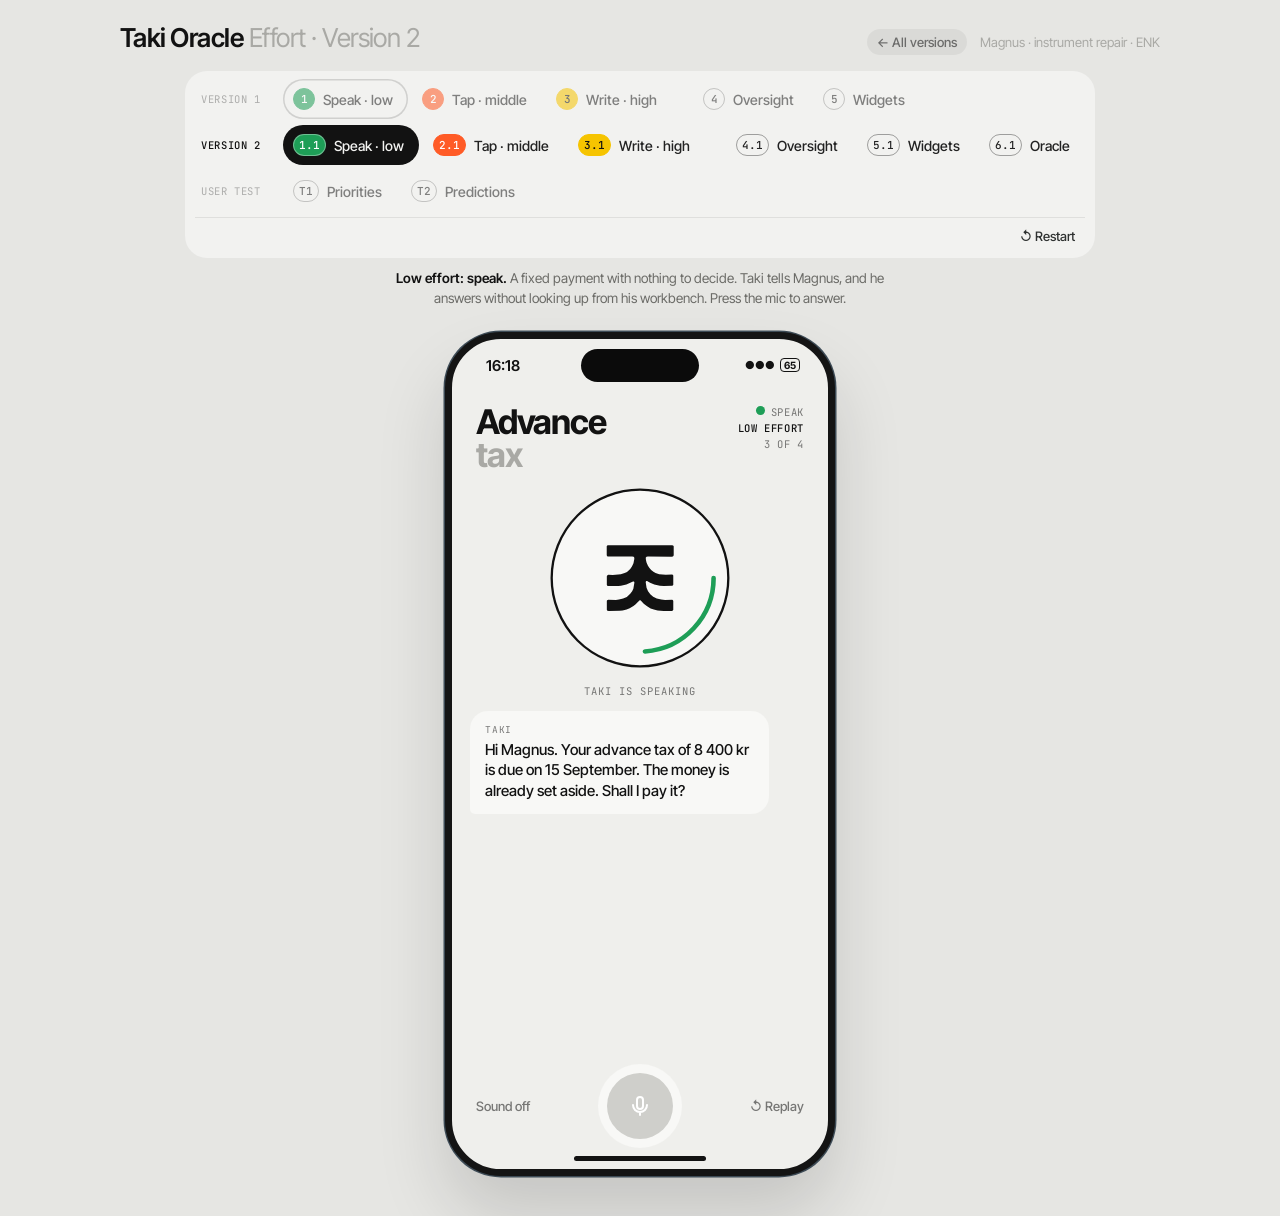
<file: Taki_oracle/v2.html>
<!doctype html>
<html lang="en">
<head>
<meta charset="utf-8">
<meta name="viewport" content="width=device-width, initial-scale=1">
<title>Taki Oracle – Effort prototype · Version 2</title>
<link rel="preconnect" href="https://fonts.googleapis.com">
<link href="https://fonts.googleapis.com/css2?family=Inter+Tight:wght@400;500;600;700;800&family=JetBrains+Mono:wght@400;500&display=swap" rel="stylesheet">
<style>
:root{
  --bg:#e6e6e3;        /* page: quiet light grey */
  --screen:#efefec;    /* phone screen */
  --card:#f8f8f6;
  --speak:#1e9e57;     /* strong accents, used sparingly */
  --tap:#ff5b26;
  --write:#f6c400;
  --grey-t:#a9a9a5;    /* grey headline line */
  --ink:#121212;
  --soft:rgba(18,18,18,.55);
  --line:rgba(18,18,18,.14);
  --green:var(--speak);
  --green-d:#62806a;
  --orange:var(--tap);
  --orange-l:#e2b29c;
  --paper:#f8f8f6;
  --paper-d:#e4e4e0;
  --grey:var(--screen);
  --grey-d:#959995;
  --mono:"JetBrains Mono",ui-monospace,monospace;
}
*{box-sizing:border-box;margin:0;padding:0}
html,body{min-height:100%}
body{background:var(--bg);color:var(--ink);font-family:"Inter Tight",Inter,system-ui,-apple-system,sans-serif;-webkit-font-smoothing:antialiased;padding:22px 16px 40px;display:flex;flex-direction:column;align-items:center}
button{font:inherit;color:inherit;border:0;background:none;cursor:pointer}

/* ---------- page header + controls ---------- */
.pagehead{width:100%;max-width:1040px;display:flex;justify-content:space-between;align-items:baseline;gap:16px;flex-wrap:wrap;margin-bottom:18px}
.pagehead .title{font-size:26px;letter-spacing:-.02em;font-weight:400;color:var(--grey-t)}
.pagehead .title b{font-weight:600;color:var(--ink)}
.pagehead .meta{font-size:13px;color:var(--grey-t)}
.control{display:flex;gap:4px;flex-wrap:wrap;justify-content:center;margin-bottom:10px}
.control button{display:flex;align-items:center;gap:8px;padding:9px 15px 9px 10px;border-radius:999px;font-size:14px;font-weight:500;color:#222;transition:background .2s,color .2s}
.control button:hover{background:rgba(0,0,0,.08)}
.control button .n{font-family:var(--mono);font-size:11px;width:22px;height:22px;border-radius:50%;display:grid;place-items:center;border:1px solid rgba(0,0,0,.35)}
.control button.on{background:var(--ink);color:#f3f3f1}
.control button[data-go=speak] .n{background:var(--speak);border-color:var(--speak);color:#fff}
.control button[data-go=tap] .n{background:var(--tap);border-color:var(--tap);color:#fff}
.control button[data-go=write] .n{background:var(--write);border-color:var(--write);color:var(--ink)}
.control button.on .n{border-color:rgba(255,255,255,.35)}
.control .sep{width:1px;background:rgba(0,0,0,.2);margin:6px 6px}
.control .reset{color:#2f3231;padding-left:14px}
.caption{max-width:520px;text-align:center;font-size:13.5px;line-height:1.5;color:#6b6b67;min-height:42px;margin-bottom:22px}
.caption b{font-weight:600;color:var(--ink)}

.allv{font-size:13px;font-weight:500;color:var(--soft);text-decoration:none;margin-right:10px;padding:5px 10px;border-radius:999px;background:rgba(0,0,0,.05)}
.allv:hover{color:var(--ink)}
/* ---------- version menu ---------- */
.control{flex-direction:column;align-items:stretch;gap:6px;background:rgba(255,255,255,.45);border-radius:22px;padding:8px 10px}
.vrow{display:flex;align-items:center;gap:4px;flex-wrap:wrap;opacity:.55;transition:opacity .2s}
.vrow.current,.vrow:hover{opacity:1}
.vname{font-family:var(--mono);font-size:10.5px;letter-spacing:.06em;text-transform:uppercase;color:var(--soft);width:84px;padding-left:6px;flex:none}
.vrow.current .vname{color:var(--ink);font-weight:500}
.control a.vlink{display:flex;align-items:center;gap:8px;padding:9px 15px 9px 10px;border-radius:999px;font-size:14px;font-weight:500;color:#222;text-decoration:none;transition:background .2s}
.control a.vlink:hover{background:rgba(0,0,0,.08)}
.control .n{min-width:22px;width:auto!important;padding:0 5px;border-radius:999px!important}
.control a.vlink .n{font-family:var(--mono);font-size:11px;height:22px;display:grid;place-items:center;border:1px solid rgba(0,0,0,.35)}
.control a.vlink[data-k=speak] .n{background:var(--speak);border-color:var(--speak);color:#fff}
.control a.vlink[data-k=tap] .n{background:var(--tap);border-color:var(--tap);color:#fff}
.control a.vlink[data-k=write] .n{background:var(--write);border-color:var(--write);color:var(--ink)}
.control a.vlink.peer{box-shadow:inset 0 0 0 1.5px rgba(0,0,0,.25)}
.vtools{display:flex;justify-content:flex-end;border-top:1px solid rgba(0,0,0,.08);padding-top:4px}
.vtools .reset{font-size:13px;padding:6px 10px;border-radius:999px}

/* ---------- v2: icons ---------- */
.ico{display:block;width:100%;height:100%;background:currentColor;-webkit-mask-size:contain;mask-size:contain;-webkit-mask-repeat:no-repeat;mask-repeat:no-repeat;-webkit-mask-position:center;mask-position:center}
/* ---------- v2: the oracle (Taki glyph, line circling while it talks) ---------- */
.orb.oracle{width:184px;height:184px}
.oracle svg{width:100%;height:100%;overflow:visible}
.oracle .ring{fill:var(--card);stroke:#121212;stroke-width:2.5}
.oracle .glyph{fill:#121212}
.oracle .arc{fill:none;stroke:var(--speak);stroke-width:5;stroke-linecap:round;stroke-dasharray:120 383;opacity:0;transform-box:view-box;transform-origin:50% 50%;transition:opacity .3s}
.orb.oracle.talk{animation:none}
.orb.oracle.talk .arc{opacity:1;animation:orbit 1.5s linear infinite}
.orb.oracle.listen{animation:none}
.orb.oracle.listen .arc{opacity:1;stroke:#121212;stroke-width:3;stroke-dasharray:2 12;animation:orbit 5s linear infinite reverse}
.orb.oracle.listen .ring{stroke:var(--speak)}
@keyframes orbit{to{transform:rotate(360deg)}}

/* ---------- phone ---------- */
.phone{width:390px;max-width:100%;height:844px;border-radius:56px;border:7px solid #141414;box-shadow:0 0 0 1.5px #3c4a55,0 40px 70px rgba(0,0,0,.14);position:relative;overflow:hidden;background:var(--screen)}
.island{position:absolute;left:50%;top:10px;transform:translateX(-50%);width:118px;height:33px;background:#0b0b0b;border-radius:20px;z-index:6}
.status{height:52px;display:flex;align-items:center;justify-content:space-between;padding:0 28px 0 34px;font-weight:600;font-size:15px;position:relative;z-index:5}
.status .icons{display:flex;gap:5px;align-items:center;font-size:11px}
.bat{border:1.5px solid currentColor;border-radius:4px;padding:0 3px;font-size:10px;font-weight:700}
.home{position:absolute;bottom:8px;left:50%;transform:translateX(-50%);width:132px;height:5px;border-radius:3px;background:var(--ink);z-index:10}
.screen{position:absolute;inset:52px 0 0 0;display:none;flex-direction:column;overflow:hidden}
.screen.on{display:flex;animation:fade .35s ease}
@keyframes fade{from{opacity:0;transform:translateY(6px)}to{opacity:1;transform:none}}

h1{font-weight:700;font-size:34px;line-height:.98;letter-spacing:-.035em}
h1 .g{color:var(--grey-t)}
.dot{display:inline-block;width:9px;height:9px;border-radius:50%;margin-right:6px;vertical-align:1px}
.eyebrow{font-family:var(--mono);font-size:10.5px;letter-spacing:.08em;text-transform:uppercase;color:var(--soft)}
.head{padding:14px 24px 0;display:flex;justify-content:space-between;align-items:flex-start;gap:12px}
.head .tag{font-family:var(--mono);font-size:10.5px;letter-spacing:.06em;text-transform:uppercase;text-align:right;line-height:1.5;color:var(--soft)}
.head .tag b{color:var(--ink);font-weight:500}

/* symbols */
.sym{display:block}
.sym svg{display:block;width:100%;height:100%}

/* ---------- 1. SPEAK ---------- */
.orbwrap{display:flex;flex-direction:column;align-items:center;padding:14px 0 4px}
.orb{width:168px;height:168px;transition:transform .3s}
.orb.talk .stripe{animation:wave 1.1s ease-in-out infinite}
.orb.listen{animation:pulse 1s ease-in-out infinite}
@keyframes wave{50%{transform:scaleX(.72)}}
@keyframes pulse{50%{transform:scale(.94)}}
.stripe{transform-box:fill-box;transform-origin:center}
.orbstate{font-family:var(--mono);font-size:10.5px;letter-spacing:.1em;text-transform:uppercase;color:var(--soft);margin-top:14px;height:13px}
.timer{font-family:var(--mono);font-size:12px;color:var(--soft);margin-top:4px}
.transcript{flex:1;padding:10px 18px 0;display:flex;flex-direction:column;gap:8px;overflow:auto}
.bubble{max-width:88%;padding:12px 15px;border-radius:18px;font-size:15px;line-height:1.38;font-weight:500;opacity:0;transform:translateY(6px);transition:all .4s}
.bubble.show{opacity:1;transform:none}
.bubble small{display:block;font-family:var(--mono);font-size:9.5px;letter-spacing:.08em;text-transform:uppercase;margin-bottom:4px;font-weight:400}
.bubble.taki{background:var(--card);border-bottom-left-radius:5px}
.bubble.taki small{color:var(--soft)}
.bubble.me{background:var(--ink);color:#f3f3f1;align-self:flex-end;border-bottom-right-radius:5px}
.bubble.me small{color:rgba(243,243,241,.5)}
.done-card{background:var(--paper);border-radius:18px;padding:12px 14px;display:flex;align-items:center;gap:12px;opacity:0;transition:opacity .4s}
.done-card.show{opacity:1}
.done-card .tick{width:30px;height:30px;border-radius:50%;background:var(--speak);color:#fff;display:grid;place-items:center;font-size:13px;flex:none}
.done-card .a{font-size:14px;font-weight:600}.done-card .b{font-family:var(--mono);font-size:10px;color:var(--soft);margin-top:3px;letter-spacing:.02em}
.speak-foot{padding:12px 22px 30px;display:flex;align-items:center;justify-content:space-between}
.mic{width:66px;height:66px;border-radius:50%;background:var(--speak);color:#fff;box-shadow:0 0 0 9px var(--card);display:grid;place-items:center;transition:transform .15s,opacity .2s}
.mic:active{transform:scale(.95)}
.mic:disabled{background:#cfcfcb;cursor:default}
.ghostbtn{font-size:13px;font-weight:500;color:var(--soft);padding:10px 2px;min-width:76px;text-align:left}
.ghostbtn:last-child{text-align:right}
.ghostbtn.on{color:var(--ink)}

/* ---------- 2. TAP ---------- */
.tap-body{flex:1;overflow:auto;padding:16px 16px 0;display:flex;flex-direction:column;gap:8px}
.tap-body>*{flex:none}
.tile{border-radius:20px;padding:16px}
.tile.light{background:var(--paper)}
.tile.orange{background:var(--orange)}
.row{display:flex;justify-content:space-between;font-size:14px;padding:4px 0;font-weight:500}
.row span:first-child{color:var(--soft);font-weight:400}
.row.total{border-top:1px solid var(--line);margin-top:8px;padding-top:12px}
.row.total span{font-size:22px;font-weight:700;letter-spacing:-.02em;color:var(--ink)}
.flaghead{display:flex;justify-content:space-between;align-items:flex-start;gap:12px}
.flaghead .sym{width:58px;height:58px;flex:none}
.flag-t{font-size:20px;font-weight:700;letter-spacing:-.02em;line-height:1.05}
.flag-p{font-size:13.5px;line-height:1.4;margin-top:8px;color:rgba(18,18,18,.75)}
.amount{font-family:var(--mono);font-size:12px;margin-top:6px}
.seg{display:grid;grid-template-columns:1fr 1fr;gap:6px;margin-top:14px}
.seg button{background:rgba(255,255,255,.28);border-radius:14px;padding:13px;font-weight:600;font-size:14px;transition:all .15s}
.seg button.sel{background:var(--ink);color:#f3f3f1}
.tap-foot{padding:10px 16px 30px}
.primary{width:100%;background:var(--ink);color:#f3f3f1;border-radius:999px;padding:17px;font-size:15px;font-weight:600;display:flex;justify-content:center;gap:10px;transition:opacity .2s}
.primary:disabled{background:#d3d3cf;color:#9a9a96;cursor:default}
.hint{font-family:var(--mono);font-size:10.5px;letter-spacing:.04em;color:var(--soft);text-align:center;margin-bottom:10px;min-height:14px}
.success{position:absolute;inset:0;background:var(--grey);display:none;flex-direction:column;justify-content:center;padding:30px;gap:14px;z-index:4}
.success.on{display:flex;animation:fade .35s}
.success .sym{width:120px;height:120px;margin-bottom:10px}
.success p{color:rgba(18,18,18,.75);font-size:15px;line-height:1.45;max-width:290px}

/* ---------- 3. WRITE ---------- */
.write-body{flex:1;overflow:auto;padding:16px 16px 0;display:flex;flex-direction:column;gap:8px}
.write-body>*{flex:none}
.lookback{background:var(--card);border-radius:20px;padding:16px}

.lookback .v{font-size:34px;font-weight:700;letter-spacing:-.03em;margin:8px 0 2px}
.lookback .d{font-size:13px;color:var(--soft)}
.bars{display:flex;align-items:flex-end;gap:5px;height:48px;margin-top:14px}
.bars div{flex:1;background:#dcdcd8;border-radius:2px}
.bars div.hi{background:var(--ink)}
.bars-l{display:flex;justify-content:space-between;font-family:var(--mono);font-size:9.5px;color:var(--grey-t);margin-top:5px}
.question{font-size:24px;font-weight:700;line-height:1.05;letter-spacing:-.025em;padding:12px 4px 6px}
.question span{color:var(--soft)}
.ta{background:var(--write);border-radius:20px;padding:14px 16px;border:1.5px solid transparent;transition:border-color .2s}
.ta:focus-within{border-color:var(--ink)}
.ta textarea{width:100%;border:0;background:none;resize:none;font:inherit;font-size:15px;font-weight:500;line-height:1.42;color:var(--ink);outline:none;min-height:92px}
.ta textarea::placeholder{color:rgba(18,18,18,.5)}
.ta .meta{display:flex;justify-content:space-between;align-items:center;gap:10px;font-family:var(--mono);font-size:10px;color:rgba(18,18,18,.65);letter-spacing:.02em}
.ta .meta button{font-family:"Inter Tight",sans-serif;font-size:13px;font-weight:600;color:var(--ink);white-space:nowrap;text-decoration:underline;text-underline-offset:3px}
.answer{display:none;flex-direction:column;gap:8px}
.answer.on{display:flex;animation:fade .4s}
.suggest{background:var(--write);border-radius:20px;padding:16px;font-size:14.5px;line-height:1.42;font-weight:500}
.suggest .num{font-size:34px;font-weight:700;letter-spacing:-.03em;margin:6px 0 6px}
.diary{display:flex;gap:12px;align-items:center;background:var(--card);border-radius:20px;padding:12px 14px;font-size:13px;line-height:1.4}
.diary .sym{width:38px;height:38px;flex:none}
.write-foot{padding:10px 16px 30px}

/* ---------- 4. OVERSIGHT ---------- */
.ov-body{flex:1;overflow:auto;padding:14px 14px 34px;display:flex;flex-direction:column;gap:8px}
.ov-body>*{flex:none}
.ov-head{padding:0 8px 6px}
.ov-head p{font-size:13.5px;line-height:1.4;margin-top:8px;color:rgba(18,18,18,.7);font-weight:500}
.meter{background:var(--card);border-radius:20px;padding:13px 14px}
.meter .lab{display:flex;justify-content:space-between;margin-bottom:9px}
.meter .lab b{font-family:var(--mono);font-size:11px;font-weight:500}
.meter .bar{display:flex;height:12px;border-radius:6px;overflow:hidden;background:var(--paper-d);gap:2px}
.meter .bar div{transition:width .35s}
.meter .legend{display:flex;gap:14px;font-size:12px;font-weight:500;margin-top:9px;color:var(--soft)}
.meter .legend span{display:flex;align-items:center;gap:5px}
.meter .legend i{width:9px;height:9px;border-radius:50%;display:block}
.zone{border-radius:22px;padding:12px;border:2px solid transparent;position:relative;overflow:hidden;transition:border-color .15s,transform .15s}
.zone.speak{background:var(--speak)}
.zone.tap{background:var(--tap)}
.zone.write{background:var(--write)}
.zone.over{border-color:var(--ink);transform:scale(1.012)}
.zh{display:flex;align-items:center;gap:10px;margin-bottom:10px;padding:2px 2px 0}
.zh .sym{width:34px;height:34px;flex:none}
.zh .zt{flex:1}
.zh .zt b{display:block;font-size:17px;font-weight:700;letter-spacing:-.02em;line-height:1.05}
.zh .zt span{font-size:12px;color:rgba(18,18,18,.72);font-weight:500}
.zh .count{font-family:var(--mono);font-size:10.5px;color:rgba(18,18,18,.6)}
.list{display:flex;flex-direction:column;gap:5px;min-height:20px}
.empty{font-family:var(--mono);font-size:10.5px;color:rgba(18,18,18,.55);text-align:center;padding:14px;border:1.5px dashed rgba(18,18,18,.25);border-radius:14px}
.task{background:rgba(255,255,255,.8);border-radius:14px;padding:10px 12px;display:flex;align-items:center;gap:10px;cursor:grab;touch-action:none;user-select:none}

.task .grip{width:10px;height:16px;flex:none;background:radial-gradient(circle,rgba(18,18,18,.4) 1.2px,transparent 1.4px) 0 0/5px 5px}
.task .tt{flex:1;min-width:0}
.task .tn{font-size:13.5px;font-weight:600;line-height:1.25;letter-spacing:-.005em}
.task .td{font-family:var(--mono);font-size:9.5px;color:rgba(18,18,18,.55);margin-top:3px;letter-spacing:.02em}
.task .td b{color:var(--ink);font-weight:500}
.task .ok{font-family:var(--mono);font-size:9.5px;letter-spacing:.04em;text-transform:uppercase;flex:none;color:rgba(18,18,18,.6)}
.task.dragging{opacity:.25}
.drag-ghost{position:fixed;pointer-events:none;z-index:999;box-shadow:0 16px 36px rgba(0,0,0,.18);transform:rotate(-1.5deg);background:#fff!important}
.toast{position:absolute;left:14px;right:14px;bottom:26px;background:var(--ink);color:#f3f3f1;border-radius:18px;padding:13px 15px;font-size:13.5px;font-weight:500;line-height:1.35;opacity:0;transform:translateY(10px);transition:all .3s;pointer-events:none;z-index:20}
.toast.on{opacity:1;transform:none}


/* ---------- 5. WIDGETS (home screen) ---------- */
#widgets{background:
  radial-gradient(70% 45% at 100% 30%, rgba(20,48,140,.95) 0%, rgba(20,48,140,0) 70%),
  radial-gradient(90% 55% at 0% 70%, rgba(110,214,196,.9) 0%, rgba(110,214,196,0) 65%),
  radial-gradient(80% 40% at 30% 100%, rgba(40,90,190,.9) 0%, rgba(40,90,190,0) 70%),
  linear-gradient(165deg,#d9ecf6 0%,#9fcbe6 28%,#4f8fcf 58%,#1c3f93 100%)}
#widgets::before,#widgets::after{content:'';position:absolute;border-radius:50%;pointer-events:none}
#widgets::before{width:620px;height:620px;left:120px;top:-160px;border:70px solid rgba(255,255,255,.14);filter:blur(2px)}
#widgets::after{width:520px;height:520px;left:-300px;top:330px;border:90px solid rgba(160,240,220,.22);filter:blur(3px)}
.hs{position:relative;z-index:1;flex:1;padding:8px 22px 0;display:grid;grid-template-columns:156px 156px;column-gap:20px;align-content:start}
.wg{border-radius:24px;position:relative;overflow:hidden;cursor:pointer;transition:transform .15s;color:var(--ink);box-shadow:0 6px 18px rgba(10,30,80,.18)}
.wg:active{transform:scale(.98)}
.wlabel{font-size:11.5px;font-weight:500;text-align:center;color:#fff;margin:5px 0 9px;text-shadow:0 1px 3px rgba(0,0,0,.35)}
.wtop{display:flex;justify-content:space-between;align-items:center}
.wkind{display:flex;align-items:center;gap:7px;font-size:13px;font-weight:700;letter-spacing:-.01em}
.wkind .sym{width:26px;height:26px}
.wtaki{width:22px;height:22px;border-radius:6px;overflow:hidden;flex:none}
.wtaki svg{width:100%;height:100%;display:block}
/* calendar (ordinary widget) */
.w-cal{width:156px;height:156px;padding:13px 14px;background:#fff;display:flex;flex-direction:column;cursor:default}
.w-cal .dname{font-size:11px;font-weight:700;color:#e8453c;letter-spacing:.02em}
.w-cal .dnum{font-size:30px;font-weight:400;line-height:1;margin:2px 0 8px}
.w-cal .ev{border-left:3px solid #e8453c;background:#fdeceb;border-radius:4px;padding:3px 6px;margin-top:4px}
.w-cal .ev.b{border-color:#3f8fe0;background:#e8f1fc}
.w-cal .ev b{display:block;font-size:11px;font-weight:600;line-height:1.2;white-space:nowrap;overflow:hidden;text-overflow:ellipsis}
.w-cal .ev span{font-size:9.5px;color:var(--soft)}
/* small: speak (green) */
.w-s{width:156px;height:156px;padding:13px 14px;background:var(--speak);display:flex;flex-direction:column}
.w-s .wt{font-size:18px;font-weight:700;letter-spacing:-.02em;line-height:1.05;margin-top:auto}
.w-s .wd{font-family:var(--mono);font-size:9.5px;margin-top:4px;letter-spacing:.02em;color:rgba(18,18,18,.7)}
.w-s .wact{display:flex;align-items:center;gap:8px;margin-top:10px}
.wmic{width:34px;height:34px;border-radius:50%;background:#121212;color:#fff;display:grid;place-items:center;flex:none}
.wmic.listen{animation:pulse 1s ease-in-out infinite}
.w-s .wact span{font-size:12.5px;font-weight:600}
/* medium: approve (yellow) */
.w-m{grid-column:span 2;height:156px;padding:13px 14px;display:flex;gap:12px;background:var(--write)}
.w-m .mleft{flex:1;display:flex;flex-direction:column;min-width:0}
.w-m .mbig{font-size:28px;font-weight:700;letter-spacing:-.03em;margin-top:auto;line-height:1}
.w-m .msub{font-size:12px;color:rgba(18,18,18,.7);margin-top:4px;font-weight:500}
.w-m .mright{width:150px;flex:none;background:rgba(255,255,255,.55);border-radius:16px;padding:11px;display:flex;flex-direction:column}
.w-m .mright .q{font-size:12.5px;font-weight:600;line-height:1.2}
.w-m .mright .q small{display:block;font-family:var(--mono);font-size:9px;font-weight:400;letter-spacing:.06em;opacity:.7;margin-bottom:3px}
.wseg{display:grid;grid-template-columns:1fr 1fr;gap:4px;margin-top:auto}
.wseg button{background:#121212;color:#fff;border-radius:10px;padding:8px 0;font-size:11.5px;font-weight:600}
.wseg button+button{background:#fff;color:#121212}
.wdone{margin-top:auto;font-size:12.5px;font-weight:600;display:none}
.wdone.on{display:block}
/* large: write (orange) */
.w-l{grid-column:span 2;height:224px;padding:15px 16px;display:flex;flex-direction:column;background:var(--tap)}
.w-l .lq{font-size:20px;font-weight:700;letter-spacing:-.025em;line-height:1.05;margin-top:10px}
.w-l .lq span{color:rgba(18,18,18,.55)}
.w-l .lback{display:flex;align-items:flex-end;justify-content:space-between;gap:14px;margin-top:10px}
.w-l .lback .k{font-family:var(--mono);font-size:9.5px;color:rgba(18,18,18,.7);letter-spacing:.04em}
.w-l .lback .v{font-size:17px;font-weight:700;letter-spacing:-.02em;margin-top:2px}
.w-l .mbars{display:flex;align-items:flex-end;gap:3px;height:34px;width:130px}
.w-l .mbars div{flex:1;background:rgba(18,18,18,.2);border-radius:1.5px}
.w-l .mbars div.hi{background:#121212}
.w-l .lfield{margin-top:auto;display:flex;align-items:center;gap:10px;background:#fff;border-radius:18px;padding:11px 11px 11px 15px}
.w-l .lfield span{flex:1;font-size:14px;color:rgba(18,18,18,.5);font-weight:500}
.w-l .lpen{width:36px;height:36px;border-radius:50%;background:#121212;display:grid;place-items:center;flex:none}
/* dock + search, like iOS */
.app{display:flex;flex-direction:column;align-items:center;gap:5px}
.app i{width:62px;height:62px;border-radius:15px;display:grid;place-items:center;font-style:normal;overflow:hidden;box-shadow:0 2px 6px rgba(0,0,0,.18)}
.app i svg{width:100%;height:100%;display:block}
.dock{position:absolute;left:12px;right:12px;bottom:20px;height:86px;border-radius:32px;background:rgba(255,255,255,.28);backdrop-filter:blur(18px);-webkit-backdrop-filter:blur(18px);display:flex;justify-content:space-around;align-items:center;z-index:1}
.dock .app i{width:60px;height:60px}
.dock .app span{display:none}
.hs-search{position:absolute;left:50%;transform:translateX(-50%);bottom:116px;z-index:1;font-size:12px;font-weight:500;color:#fff;background:rgba(255,255,255,.25);backdrop-filter:blur(12px);-webkit-backdrop-filter:blur(12px);padding:6px 14px;border-radius:999px}

/* ---------- 6. ORACLE: four ideas ---------- */
.ohead{padding:14px 24px 0;display:flex;justify-content:space-between;align-items:flex-start}
.oglyph{width:46px;height:46px;flex:none}
.oglyph svg{width:100%;height:100%;display:block}
.oswitch{display:grid;grid-template-columns:repeat(4,1fr);gap:4px;margin:14px 16px 0;background:var(--card);border-radius:16px;padding:4px}
.oswitch button{border-radius:12px;padding:8px 2px;font-size:12px;font-weight:600;display:flex;flex-direction:column;align-items:center;gap:1px;color:var(--soft)}
.oswitch button small{font-family:var(--mono);font-size:9px;font-weight:400}
.oswitch button.on{background:#121212;color:#f3f3f1}
.obody{flex:1;overflow:auto;padding:12px 16px 30px}
.idea{display:none;flex-direction:column;gap:8px}
.idea.on{display:flex;animation:fade .3s}
.ocard{background:var(--card);border-radius:20px;padding:14px 16px}
.ocard h3{font-size:19px;font-weight:700;letter-spacing:-.02em;line-height:1.1}
.ocard p{font-size:13px;line-height:1.4;color:var(--soft);margin-top:6px}
/* 1 forecast */
.wk{display:grid;grid-template-columns:34px 30px 1fr;align-items:center;gap:8px;padding:6px 0;border-top:1px solid var(--line)}
.wk:first-of-type{border-top:0}
.wk .wn{font-family:var(--mono);font-size:10.5px;color:var(--soft)}
.wk .wx svg{width:30px;height:30px;display:block}
.wk b{display:block;font-size:13.5px;font-weight:600}
.wk div span{font-size:11.5px;color:var(--soft)}
.wk.wet b{color:#2f6fc0}
.obtn{margin-top:12px;width:100%;background:#121212;color:#f3f3f1;border-radius:999px;padding:13px;font-size:14px;font-weight:600}
.obtn.done{background:var(--speak);color:#fff}
.osuggest{background:var(--write)}
.osuggest p{color:rgba(18,18,18,.75)}
/* 2 range */
.rrow{display:flex;justify-content:space-between;align-items:baseline;margin-top:10px;font-size:13px;font-weight:500}
.rrow b{font-family:var(--mono);font-size:13px}
input[type=range].oslider{width:100%;margin-top:8px;accent-color:#121212}
.rbig{font-size:30px;font-weight:700;letter-spacing:-.03em;margin-top:12px;line-height:1}
.rsub{font-size:12px;color:var(--soft);margin-top:4px}
.fan{width:100%;height:150px;display:block;margin-top:10px}
.fan text{font-family:var(--mono);font-size:9px;fill:rgba(18,18,18,.5)}
/* 3 track record */
.tbig{font-size:44px;font-weight:700;letter-spacing:-.04em;line-height:1}
.tbig span{color:var(--grey-t)}
.tr{display:grid;grid-template-columns:30px 1fr 74px;align-items:center;gap:8px;padding:7px 0}
.tm{font-family:var(--mono);font-size:10.5px;color:var(--soft)}
.tbar{position:relative;height:16px;background:#ececE8;border-radius:8px}
.tbar .band{position:absolute;top:0;bottom:0;background:#d6d6d1;border-radius:8px}
.tbar .act{position:absolute;top:50%;width:12px;height:12px;margin:-6px 0 0 -6px;border-radius:50%;background:var(--speak)}
.tr.miss .act{background:var(--tap)}
.tv{font-size:12.5px;font-weight:600;text-align:right}
.tv em{font-style:normal;margin-left:6px;color:var(--speak)}
.tr.miss .tv em{color:var(--tap)}
.tlegend{display:flex;gap:12px;font-size:11px;color:var(--soft);margin-top:6px}
.tlegend i{display:inline-block;width:10px;height:10px;border-radius:50%;margin-right:4px;vertical-align:-1px}
.omiss{background:var(--tap)}
.omiss p{color:rgba(18,18,18,.8)}
/* 4 asks you */
.aq{display:flex;gap:12px;align-items:center}
.aq .oglyph{width:40px;height:40px}
.abars{display:flex;align-items:flex-end;gap:10px;height:110px;margin-top:14px}
.abars .col{flex:1;display:flex;flex-direction:column;align-items:center;gap:5px;height:100%;justify-content:flex-end}
.abars .bar{width:100%;border-radius:6px;background:#d6d6d1;position:relative;transition:height .8s cubic-bezier(.2,.8,.2,1),background .4s}
.abars .bar.focus{background:#121212}
.abars .bar.up{background:var(--speak)}
.abars .ghost{position:absolute;left:0;right:0;bottom:0;border:1.5px dashed rgba(18,18,18,.5);border-radius:6px;display:none}
.abars .bar.up .ghost{display:block}
.abars .col span{font-family:var(--mono);font-size:9.5px;color:var(--soft)}
.abars .col b{font-size:11px;font-weight:600}
.afield{background:var(--write);border-radius:20px;padding:12px 14px}
.afield textarea{width:100%;border:0;background:none;resize:none;font:inherit;font-size:14.5px;font-weight:500;line-height:1.4;color:var(--ink);outline:none;min-height:78px}
.afield textarea::placeholder{color:rgba(18,18,18,.5)}
.afield .meta{display:flex;justify-content:flex-end}
.afield .meta button{font-size:13px;font-weight:600;text-decoration:underline;text-underline-offset:3px}
.athanks{display:none}
.athanks.on{display:block;animation:fade .4s}

@media (max-width:440px){
  body{padding:12px 0 20px}
  .pagehead{padding:0 16px}
  .phone{border-radius:0;border-width:0;height:calc(100vh - 170px);min-height:680px}
}
</style>
</head>
<body>

<header class="pagehead">
  <div class="title"><b>Taki Oracle</b> Effort · Version 2</div>
  <div class="meta"><a class="allv" href="./">← All versions</a> Magnus · instrument repair · ENK</div>
</header>

<nav class="control" aria-label="Prototype controls">
  <div class="vrow"><span class="vname">Version 1</span>
    <a class="vlink" data-k="speak" href="v1.html#speak"><span class="n">1</span>Speak · low</a>
    <a class="vlink" data-k="tap" href="v1.html#tap"><span class="n">2</span>Tap · middle</a>
    <a class="vlink" data-k="write" href="v1.html#write"><span class="n">3</span>Write · high</a>
    <span class="sep"></span>
    <a class="vlink" data-k="oversight" href="v1.html#oversight"><span class="n">4</span>Oversight</a>
    <a class="vlink" data-k="widgets" href="v1.html#widgets"><span class="n">5</span>Widgets</a>
  </div>
  <div class="vrow current"><span class="vname">Version 2</span>
    <button data-go="speak" class="on"><span class="n">1.1</span>Speak · low</button>
    <button data-go="tap"><span class="n">2.1</span>Tap · middle</button>
    <button data-go="write"><span class="n">3.1</span>Write · high</button>
    <span class="sep"></span>
    <button data-go="oversight"><span class="n">4.1</span>Oversight</button>
    <button data-go="widgets"><span class="n">5.1</span>Widgets</button>
    <button data-go="oracle"><span class="n">6.1</span>Oracle</button>
  </div>
  <div class="vrow"><span class="vname">User test</span>
    <a class="vlink" data-k="t1" href="test.html#t1"><span class="n">T1</span>Priorities</a>
    <a class="vlink" data-k="t2" href="test.html#t2"><span class="n">T2</span>Predictions</a>
  </div>
  <div class="vtools"><button class="reset" id="restart" title="Restart this scenario (R)">↺ Restart</button></div>
</nav>
<p class="caption" id="caption"></p>

<div class="phone" id="phone">
  <div class="island"></div>
  <div class="status"><span>16:18</span><span class="icons">●●● <span class="bat">65</span></span></div>

  <!-- ============ 1. SPEAK ============ -->
  <section class="screen on" id="speak">
    <div class="head">
      <h1>Advance<br><span class="g">tax</span></h1>
      <div class="tag"><span class="dot" style="background:var(--speak)"></span>Speak<br><b>Low effort</b><br>3 of 4</div>
    </div>
    <div class="orbwrap">
      <div class="orb oracle" id="orb"><svg viewBox="0 0 200 200" aria-label="Taki"><circle class="ring" cx="100" cy="100" r="96"/><circle class="arc" cx="100" cy="100" r="80"/><g transform="translate(58 58) scale(.84)"><path class="glyph" fill-rule="evenodd" d="M7.22 8.33 L6.94 9.03 L6.94 20.56 L7.36 21.67 L8.06 22.22 L39.72 22.22 L41.81 22.64 L42.64 23.75 L42.64 25.28 L41.53 30.83 L39.58 35.28 L37.36 38.47 L33.19 42.08 L30.14 43.61 L25.14 45.14 L14.72 46.11 L9.03 45.83 L7.50 46.67 L7.08 47.78 L7.08 59.03 L8.06 60.28 L21.81 60.42 L25.28 60.14 L32.36 58.47 L40.97 54.44 L42.22 54.58 L42.78 55.83 L41.39 63.89 L39.86 67.08 L37.36 70.42 L32.92 74.44 L28.19 76.67 L22.78 77.92 L18.75 78.33 L8.89 78.19 L7.50 78.75 L7.08 79.58 L7.08 91.11 L7.78 92.36 L9.72 92.78 L23.61 92.36 L27.50 91.94 L32.64 90.69 L36.67 89.17 L41.53 86.25 L44.03 84.31 L49.58 78.89 L50.56 78.89 L51.25 79.31 L54.86 83.19 L59.17 86.67 L63.75 89.31 L67.92 90.83 L72.78 92.08 L80.69 92.78 L90.83 92.78 L92.64 92.08 L93.06 90.97 L93.06 79.86 L92.64 78.75 L91.67 78.19 L82.50 78.33 L77.50 77.92 L71.67 76.67 L67.08 74.31 L63.61 71.39 L60.42 67.08 L58.47 62.64 L57.36 55.28 L58.06 54.03 L59.17 54.03 L63.06 56.11 L68.47 58.33 L75.69 60.00 L80.83 60.28 L91.67 60.14 L92.78 59.44 L93.06 58.61 L93.06 47.22 L92.78 46.25 L91.53 45.42 L83.33 45.69 L74.86 45.00 L70.14 43.47 L67.36 41.94 L64.44 39.58 L62.22 37.22 L60.28 34.31 L58.33 29.58 L57.50 25.42 L57.50 23.61 L58.47 22.50 L60.28 22.22 L90.83 22.36 L92.50 22.08 L93.19 21.53 L93.61 20.42 L93.61 9.03 L93.19 8.19 L91.81 7.64 L8.33 7.64Z"/></g></svg></div>
      <div class="orbstate" id="orbstate">Taki</div>
    </div>
    <div class="transcript" id="transcript">
      <div class="bubble taki" id="b1"><small>Taki</small>Hi Magnus. Your advance tax of 8 400 kr is due on 15 September. The money is already set aside. Shall I pay it?</div>
      <div class="bubble me" id="b2"><small>Magnus · while repairing a violin</small>Yes, go ahead.</div>
      <div class="bubble taki" id="b3"><small>Taki</small>Done. That's 3 of 4 this year. I'll remind you before the last one in December.</div>
      <div class="done-card" id="b4"><div class="tick">✓</div><div><div class="a">Advance tax paid · 8 400 kr</div><div class="b">15 SEP · TAX ACCOUNT · SKATTEETATEN</div></div></div>
    </div>
    <div class="speak-foot">
      <button class="ghostbtn" id="soundbtn">Sound off</button>
      <button class="mic" id="mic" aria-label="Answer by voice" disabled>
        <svg width="24" height="24" viewBox="0 0 24 24" fill="none" stroke="currentColor" stroke-width="2" stroke-linecap="round"><rect x="9" y="3" width="6" height="12" rx="3"/><path d="M5 11a7 7 0 0 0 14 0M12 18v3"/></svg>
      </button>
      <button class="ghostbtn" id="speakreplay">↺ Replay</button>
    </div>
  </section>

  <!-- ============ 2. TAP ============ -->
  <section class="screen" id="tap">
    <div class="head">
      <h1>VAT<br><span class="g">return</span></h1>
      <div class="tag"><span class="dot" style="background:var(--tap)"></span>Tap<br><b>Middle effort</b><br>Due today</div>
    </div>
    <div class="tap-body">
      <p class="eyebrow" style="padding:0 8px 4px">July–August · prepared by Taki</p>
      <div class="tile light">
        <div class="row"><span>VAT on your sales</span><span>11 650 kr</span></div>
        <div class="row"><span>VAT on your purchases</span><span>− 5 400 kr</span></div>
        <div class="row"><span>Receipts checked by Taki</span><span>23 of 24</span></div>
        <div class="row total"><span>To pay</span><span id="vattotal">6 250 kr</span></div>
      </div>
      <div class="tile orange">
        <div class="flaghead">
          <div>
            <div class="eyebrow" style="color:rgba(18,18,18,.6)">1 needs you</div>
            <div class="flag-t" style="margin-top:6px">Musikkhuset<br>Bergen</div>
            <div class="amount">4 800 KR · 3 OCT</div>
          </div>
          <div class="sym" data-sym="tap"></div>
        </div>
        <p class="flag-p">This receipt is larger than usual and includes a gift card. Is it for the business, or private?</p>
        <div class="seg">
          <button data-pick="business">Business</button>
          <button data-pick="private">Private</button>
        </div>
      </div>
    </div>
    <div class="tap-foot">
      <div class="hint" id="taphint">ANSWER THE QUESTION TO APPROVE</div>
      <button class="primary" id="approve" disabled>Approve and pay <span id="approveamt">6 250 kr</span> →</button>
    </div>
    <div class="success" id="tapsuccess">
      <div class="sym" data-sym="tap"></div>
      <h1>Sent to<br><span class="g">Skatteetaten</span></h1>
      <p id="tapsuccesstxt"></p>
    </div>
  </section>

  <!-- ============ 3. WRITE ============ -->
  <section class="screen" id="write">
    <div class="head">
      <h1>Next<br><span class="g">year</span></h1>
      <div class="tag"><span class="dot" style="background:var(--write)"></span>Write<br><b>High effort</b><br>Once a year</div>
    </div>
    <div class="write-body" id="writebody">
      <div class="lookback">
        <div class="eyebrow">Looking back · 2026</div>
        <div class="v">≈ 310 000 kr</div>
        <div class="d">Profit this year. Best month: September.</div>
        <div class="bars">
          <div style="height:38%"></div><div style="height:30%"></div><div style="height:44%"></div><div style="height:52%"></div><div style="height:48%"></div><div style="height:40%"></div><div style="height:22%"></div><div style="height:66%"></div><div class="hi" style="height:100%"></div><div style="height:70%"></div><div style="height:58%"></div><div style="height:62%"></div>
        </div>
        <div class="bars-l"><span>JAN</span><span>JUN</span><span>DEC</span></div>
      </div>
      <p class="question">Looking ahead: what do you expect to earn next year, <span>and why?</span></p>
      <div class="ta" id="tabox">
        <textarea id="ta" placeholder="Write in your own words…"></textarea>
        <div class="meta"><span>FOR YOUR TAX DEDUCTION CARD</span><button id="example">Use example</button></div>
      </div>
      <div class="answer" id="answer">
        <div class="suggest">
          <div class="eyebrow" style="color:rgba(18,18,18,.6)">Taki suggests</div>
          <div class="num">340 000 kr</div>
          A bit higher than this year because of the Kulturskole deal, minus 4 weeks of summer holiday. Your advance tax will be about <b>34 000 kr</b> per payment.
        </div>
        <div class="diary"><div class="sym" data-sym="write"></div><span><b>Saved to your decision diary.</b> Next October, Taki Wrapped shows what you expected, and what really happened.</span></div>
      </div>
    </div>
    <div class="write-foot">
      <button class="primary" id="sendwrite" disabled>Share my thinking →</button>
    </div>
  </section>

  <!-- ============ 4. OVERSIGHT ============ -->
  <section class="screen" id="oversight">
    <div class="ov-body" id="ovbody">
      <div class="ov-head">
        <h1>Over<span class="g">sight</span></h1>
        <p>Everything Taki has done for you this year. Drag a task to choose how you want to be involved next time.</p>
      </div>
      <div class="meter">
        <div class="lab"><span class="eyebrow">Your involvement</span><b id="minutes">≈ 0 min / month</b></div>
        <div class="bar"><div id="m-speak" style="background:var(--green)"></div><div id="m-tap" style="background:var(--orange)"></div><div id="m-write" style="background:var(--ink)"></div></div>
        <div class="legend"><span><i style="background:var(--green)"></i>Speak</span><span><i style="background:var(--orange)"></i>Tap</span><span><i style="background:var(--ink)"></i>Write</span></div>
      </div>
      <div class="zone speak" data-zone="speak">
        <div class="zh"><div class="sym" data-sym="speak"></div><div class="zt"><b>Speak</b><span>Taki tells you. You just say yes.</span></div><span class="count"></span></div>
        <div class="list"></div>
      </div>
      <div class="zone tap" data-zone="tap">
        <div class="zh"><div class="sym" data-sym="tap"></div><div class="zt"><b>Tap</b><span>You look and check before approving.</span></div><span class="count"></span></div>
        <div class="list"></div>
      </div>
      <div class="zone write" data-zone="write">
        <div class="zh"><div class="sym" data-sym="write"></div><div class="zt"><b>Write</b><span>You think it through and explain why.</span></div><span class="count"></span></div>
        <div class="list"></div>
      </div>
    </div>
    <div class="toast" id="toast"></div>
  </section>


  <!-- ============ 5. WIDGETS ============ -->
  <section class="screen" id="widgets">
    <div class="hs">
      <!-- ordinary calendar widget -->
      <div>
        <div class="wg w-cal">
          <div class="dname">WEDNESDAY</div>
          <div class="dnum">14</div>
          <div class="ev"><b>Deliver violin · Kulturskolen</b><span>10:00–10:30</span></div>
          <div class="ev b"><b>Strings delivery</b><span>13:00</span></div>
        </div>
        <div class="wlabel">Calendar</div>
      </div>
      <!-- small: speak (green, low priority) -->
      <div>
        <div class="wg w-s" data-open="speak" id="wSpeak">
          <div class="wtop"><span class="wkind"><span class="sym" data-sym="speak"></span>Speak</span><span class="wtaki"><svg viewBox="0 0 100 100"><rect width="100" height="100" fill="#121212"/><g transform="translate(24 24) scale(.52)"><path fill="#f3f3f1" fill-rule="evenodd" d="M7.22 8.33 L6.94 9.03 L6.94 20.56 L7.36 21.67 L8.06 22.22 L39.72 22.22 L41.81 22.64 L42.64 23.75 L42.64 25.28 L41.53 30.83 L39.58 35.28 L37.36 38.47 L33.19 42.08 L30.14 43.61 L25.14 45.14 L14.72 46.11 L9.03 45.83 L7.50 46.67 L7.08 47.78 L7.08 59.03 L8.06 60.28 L21.81 60.42 L25.28 60.14 L32.36 58.47 L40.97 54.44 L42.22 54.58 L42.78 55.83 L41.39 63.89 L39.86 67.08 L37.36 70.42 L32.92 74.44 L28.19 76.67 L22.78 77.92 L18.75 78.33 L8.89 78.19 L7.50 78.75 L7.08 79.58 L7.08 91.11 L7.78 92.36 L9.72 92.78 L23.61 92.36 L27.50 91.94 L32.64 90.69 L36.67 89.17 L41.53 86.25 L44.03 84.31 L49.58 78.89 L50.56 78.89 L51.25 79.31 L54.86 83.19 L59.17 86.67 L63.75 89.31 L67.92 90.83 L72.78 92.08 L80.69 92.78 L90.83 92.78 L92.64 92.08 L93.06 90.97 L93.06 79.86 L92.64 78.75 L91.67 78.19 L82.50 78.33 L77.50 77.92 L71.67 76.67 L67.08 74.31 L63.61 71.39 L60.42 67.08 L58.47 62.64 L57.36 55.28 L58.06 54.03 L59.17 54.03 L63.06 56.11 L68.47 58.33 L75.69 60.00 L80.83 60.28 L91.67 60.14 L92.78 59.44 L93.06 58.61 L93.06 47.22 L92.78 46.25 L91.53 45.42 L83.33 45.69 L74.86 45.00 L70.14 43.47 L67.36 41.94 L64.44 39.58 L62.22 37.22 L60.28 34.31 L58.33 29.58 L57.50 25.42 L57.50 23.61 L58.47 22.50 L60.28 22.22 L90.83 22.36 L92.50 22.08 L93.19 21.53 L93.61 20.42 L93.61 9.03 L93.19 8.19 L91.81 7.64 L8.33 7.64Z"/></g></svg></span></div>
          <div class="wt">Advance tax</div>
          <div class="wd">8 400 KR · 15 SEP</div>
          <div class="wact"><button class="wmic" id="wMic" aria-label="Say yes"><svg width="16" height="16" viewBox="0 0 24 24" fill="none" stroke="currentColor" stroke-width="2.2" stroke-linecap="round"><rect x="9" y="3" width="6" height="12" rx="3"/><path d="M5 11a7 7 0 0 0 14 0M12 18v3"/></svg></button><span id="wMicTxt">Say “yes”</span></div>
        </div>
        <div class="wlabel">Taki</div>
      </div>
      <!-- medium: approve (yellow, middle priority) -->
      <div style="grid-column:span 2">
        <div class="wg w-m" data-open="tap">
          <div class="mleft">
            <div class="wtop"><span class="wkind"><span class="sym" data-sym="tap"></span>Approve</span></div>
            <div class="mbig" id="wVat">6 250 kr</div>
            <div class="msub">VAT return · due today</div>
          </div>
          <div class="mright">
            <div class="q"><small>1 NEEDS YOU</small>Musikkhuset Bergen, 4 800 kr. Business or private?</div>
            <div class="wseg" id="wSeg"><button data-wpick="business">Business</button><button data-wpick="private">Private</button></div>
            <div class="wdone" id="wDone">✓ Checked. Tap to approve →</div>
          </div>
        </div>
        <div class="wlabel">Taki</div>
      </div>
      <!-- large: write (orange, most important) -->
      <div style="grid-column:span 2">
        <div class="wg w-l" data-open="write">
          <div class="wtop"><span class="wkind"><span class="sym" data-sym="write"></span>Write</span><span class="wtaki"><svg viewBox="0 0 100 100"><rect width="100" height="100" fill="#121212"/><g transform="translate(24 24) scale(.52)"><path fill="#f3f3f1" fill-rule="evenodd" d="M7.22 8.33 L6.94 9.03 L6.94 20.56 L7.36 21.67 L8.06 22.22 L39.72 22.22 L41.81 22.64 L42.64 23.75 L42.64 25.28 L41.53 30.83 L39.58 35.28 L37.36 38.47 L33.19 42.08 L30.14 43.61 L25.14 45.14 L14.72 46.11 L9.03 45.83 L7.50 46.67 L7.08 47.78 L7.08 59.03 L8.06 60.28 L21.81 60.42 L25.28 60.14 L32.36 58.47 L40.97 54.44 L42.22 54.58 L42.78 55.83 L41.39 63.89 L39.86 67.08 L37.36 70.42 L32.92 74.44 L28.19 76.67 L22.78 77.92 L18.75 78.33 L8.89 78.19 L7.50 78.75 L7.08 79.58 L7.08 91.11 L7.78 92.36 L9.72 92.78 L23.61 92.36 L27.50 91.94 L32.64 90.69 L36.67 89.17 L41.53 86.25 L44.03 84.31 L49.58 78.89 L50.56 78.89 L51.25 79.31 L54.86 83.19 L59.17 86.67 L63.75 89.31 L67.92 90.83 L72.78 92.08 L80.69 92.78 L90.83 92.78 L92.64 92.08 L93.06 90.97 L93.06 79.86 L92.64 78.75 L91.67 78.19 L82.50 78.33 L77.50 77.92 L71.67 76.67 L67.08 74.31 L63.61 71.39 L60.42 67.08 L58.47 62.64 L57.36 55.28 L58.06 54.03 L59.17 54.03 L63.06 56.11 L68.47 58.33 L75.69 60.00 L80.83 60.28 L91.67 60.14 L92.78 59.44 L93.06 58.61 L93.06 47.22 L92.78 46.25 L91.53 45.42 L83.33 45.69 L74.86 45.00 L70.14 43.47 L67.36 41.94 L64.44 39.58 L62.22 37.22 L60.28 34.31 L58.33 29.58 L57.50 25.42 L57.50 23.61 L58.47 22.50 L60.28 22.22 L90.83 22.36 L92.50 22.08 L93.19 21.53 L93.61 20.42 L93.61 9.03 L93.19 8.19 L91.81 7.64 L8.33 7.64Z"/></g></svg></span></div>
          <div class="lq">What do you expect to earn next year, <span>and why?</span></div>
          <div class="lback">
            <div><div class="k">LOOKING BACK · 2026</div><div class="v">≈ 310 000 kr</div></div>
            <div class="mbars"><div style="height:38%"></div><div style="height:30%"></div><div style="height:44%"></div><div style="height:52%"></div><div style="height:48%"></div><div style="height:40%"></div><div style="height:22%"></div><div style="height:66%"></div><div class="hi" style="height:100%"></div><div style="height:70%"></div><div style="height:58%"></div><div style="height:62%"></div></div>
          </div>
          <div class="lfield"><span>Write your thoughts…</span><div class="lpen"><svg width="16" height="16" viewBox="0 0 24 24" fill="none" stroke="#fff" stroke-width="2.2" stroke-linecap="round" stroke-linejoin="round"><path d="M4 20h4L19 9l-4-4L4 16v4z"/></svg></div></div>
        </div>
        <div class="wlabel">Taki</div>
      </div>
    </div>
    <div class="hs-search">⌕ Search</div>
    <div class="dock"><div class="app"><i><svg viewBox="0 0 60 60"><defs><linearGradient id="gp" x1="0" y1="0" x2="0" y2="1"><stop offset="0" stop-color="#5ee36e"/><stop offset="1" stop-color="#22b53c"/></linearGradient></defs><rect width="60" height="60" fill="url(#gp)"/><path d="M22 16c2 0 3.5 4.5 3.5 6s-2.5 2.5-2.5 4c0 3 7 10 10 10 1.5 0 2.5-2.5 4-2.5s6 1.5 6 3.5c0 3-3 6-6 6-9 0-21-12-21-21 0-3 3-6 6-6z" fill="#fff"/></svg></i><span></span></div><div class="app"><i><svg viewBox="0 0 60 60"><defs><linearGradient id="gm" x1="0" y1="0" x2="0" y2="1"><stop offset="0" stop-color="#5ee36e"/><stop offset="1" stop-color="#22b53c"/></linearGradient></defs><rect width="60" height="60" fill="url(#gm)"/><ellipse cx="30" cy="28" rx="17" ry="13.5" fill="#fff"/><path d="M17 38c-1 4-3 6-5 7 5 0 9-2 11-4z" fill="#fff"/></svg></i><span></span></div><div class="app"><i><svg viewBox="0 0 60 60"><rect width="60" height="60" fill="#fff"/><circle cx="30" cy="30" r="22" fill="#2f8cf0"/><circle cx="30" cy="30" r="19" fill="none" stroke="#fff" stroke-width="1" stroke-dasharray="1 3"/><path d="M38 22 33 33 22 38 27 27z" fill="#fff"/><path d="M38 22 33 33 27 27z" fill="#e8453c"/></svg></i><span></span></div><div class="app"><i><svg viewBox="0 0 60 60"><defs><linearGradient id="gu" x1="0" y1="0" x2="0" y2="1"><stop offset="0" stop-color="#ff5f6d"/><stop offset="1" stop-color="#f0243f"/></linearGradient></defs><rect width="60" height="60" fill="url(#gu)"/><path d="M25 18v18.5a5 5 0 1 0 3 4.5V25l13-3v11.5a5 5 0 1 0 3 4.5V15z" fill="#fff"/></svg></i><span></span></div></div>
  </section>


  <!-- ============ 6. ORACLE ============ -->
  <section class="screen" id="oracle">
    <div class="ohead">
      <h1>Oracle<br><span class="g">sees ahead</span></h1>
      <div class="oglyph"><svg viewBox="0 0 200 200"><circle cx="100" cy="100" r="96" fill="#f8f8f6" stroke="#121212" stroke-width="5"/><g transform="translate(58 58) scale(.84)"><path fill="#121212" fill-rule="evenodd" d="M7.22 8.33 L6.94 9.03 L6.94 20.56 L7.36 21.67 L8.06 22.22 L39.72 22.22 L41.81 22.64 L42.64 23.75 L42.64 25.28 L41.53 30.83 L39.58 35.28 L37.36 38.47 L33.19 42.08 L30.14 43.61 L25.14 45.14 L14.72 46.11 L9.03 45.83 L7.50 46.67 L7.08 47.78 L7.08 59.03 L8.06 60.28 L21.81 60.42 L25.28 60.14 L32.36 58.47 L40.97 54.44 L42.22 54.58 L42.78 55.83 L41.39 63.89 L39.86 67.08 L37.36 70.42 L32.92 74.44 L28.19 76.67 L22.78 77.92 L18.75 78.33 L8.89 78.19 L7.50 78.75 L7.08 79.58 L7.08 91.11 L7.78 92.36 L9.72 92.78 L23.61 92.36 L27.50 91.94 L32.64 90.69 L36.67 89.17 L41.53 86.25 L44.03 84.31 L49.58 78.89 L50.56 78.89 L51.25 79.31 L54.86 83.19 L59.17 86.67 L63.75 89.31 L67.92 90.83 L72.78 92.08 L80.69 92.78 L90.83 92.78 L92.64 92.08 L93.06 90.97 L93.06 79.86 L92.64 78.75 L91.67 78.19 L82.50 78.33 L77.50 77.92 L71.67 76.67 L67.08 74.31 L63.61 71.39 L60.42 67.08 L58.47 62.64 L57.36 55.28 L58.06 54.03 L59.17 54.03 L63.06 56.11 L68.47 58.33 L75.69 60.00 L80.83 60.28 L91.67 60.14 L92.78 59.44 L93.06 58.61 L93.06 47.22 L92.78 46.25 L91.53 45.42 L83.33 45.69 L74.86 45.00 L70.14 43.47 L67.36 41.94 L64.44 39.58 L62.22 37.22 L60.28 34.31 L58.33 29.58 L57.50 25.42 L57.50 23.61 L58.47 22.50 L60.28 22.22 L90.83 22.36 L92.50 22.08 L93.19 21.53 L93.61 20.42 L93.61 9.03 L93.19 8.19 L91.81 7.64 L8.33 7.64Z"/></g></svg></div>
    </div>
    <div class="oswitch">
      <button data-idea="1" class="on"><small>1</small>Forecast</button>
      <button data-idea="2"><small>2</small>Range</button>
      <button data-idea="3"><small>3</small>Track record</button>
      <button data-idea="4"><small>4</small>Asks you</button>
    </div>
    <div class="obody" id="obody">

      <!-- 1. business weather forecast -->
      <div class="idea on" data-idea="1">
        <div class="ocard">
          <div class="eyebrow">Your business weather · next 9 weeks</div>
          <div style="margin-top:8px"><div class="wk"><span class="wn">W43</span><span class="wx"><svg viewBox="0 0 34 34"><g transform="translate(4 4)"><circle cx="13" cy="13" r="6.5" fill="#f6c400"/><rect x="12.2" y="1" width="1.6" height="4" rx=".8" fill="#f6c400" transform="rotate(0 13 13)"/><rect x="12.2" y="1" width="1.6" height="4" rx=".8" fill="#f6c400" transform="rotate(45 13 13)"/><rect x="12.2" y="1" width="1.6" height="4" rx=".8" fill="#f6c400" transform="rotate(90 13 13)"/><rect x="12.2" y="1" width="1.6" height="4" rx=".8" fill="#f6c400" transform="rotate(135 13 13)"/><rect x="12.2" y="1" width="1.6" height="4" rx=".8" fill="#f6c400" transform="rotate(180 13 13)"/><rect x="12.2" y="1" width="1.6" height="4" rx=".8" fill="#f6c400" transform="rotate(225 13 13)"/><rect x="12.2" y="1" width="1.6" height="4" rx=".8" fill="#f6c400" transform="rotate(270 13 13)"/><rect x="12.2" y="1" width="1.6" height="4" rx=".8" fill="#f6c400" transform="rotate(315 13 13)"/></g></svg></span><div><b>Busy</b><span>9 jobs booked · Kulturskolen</span></div></div><div class="wk"><span class="wn">W44</span><span class="wx"><svg viewBox="0 0 34 34"><g transform="translate(4 4)"><circle cx="13" cy="13" r="6.5" fill="#f6c400"/><rect x="12.2" y="1" width="1.6" height="4" rx=".8" fill="#f6c400" transform="rotate(0 13 13)"/><rect x="12.2" y="1" width="1.6" height="4" rx=".8" fill="#f6c400" transform="rotate(45 13 13)"/><rect x="12.2" y="1" width="1.6" height="4" rx=".8" fill="#f6c400" transform="rotate(90 13 13)"/><rect x="12.2" y="1" width="1.6" height="4" rx=".8" fill="#f6c400" transform="rotate(135 13 13)"/><rect x="12.2" y="1" width="1.6" height="4" rx=".8" fill="#f6c400" transform="rotate(180 13 13)"/><rect x="12.2" y="1" width="1.6" height="4" rx=".8" fill="#f6c400" transform="rotate(225 13 13)"/><rect x="12.2" y="1" width="1.6" height="4" rx=".8" fill="#f6c400" transform="rotate(270 13 13)"/><rect x="12.2" y="1" width="1.6" height="4" rx=".8" fill="#f6c400" transform="rotate(315 13 13)"/></g></svg></span><div><b>Busy</b><span>7 jobs booked</span></div></div><div class="wk"><span class="wn">W45</span><span class="wx"><svg viewBox="0 0 34 34"><g transform="translate(-1 -2)"><circle cx="13" cy="13" r="6.5" fill="#f6c400"/><rect x="12.2" y="1" width="1.6" height="4" rx=".8" fill="#f6c400" transform="rotate(0 13 13)"/><rect x="12.2" y="1" width="1.6" height="4" rx=".8" fill="#f6c400" transform="rotate(45 13 13)"/><rect x="12.2" y="1" width="1.6" height="4" rx=".8" fill="#f6c400" transform="rotate(90 13 13)"/><rect x="12.2" y="1" width="1.6" height="4" rx=".8" fill="#f6c400" transform="rotate(135 13 13)"/><rect x="12.2" y="1" width="1.6" height="4" rx=".8" fill="#f6c400" transform="rotate(180 13 13)"/><rect x="12.2" y="1" width="1.6" height="4" rx=".8" fill="#f6c400" transform="rotate(225 13 13)"/><rect x="12.2" y="1" width="1.6" height="4" rx=".8" fill="#f6c400" transform="rotate(270 13 13)"/><rect x="12.2" y="1" width="1.6" height="4" rx=".8" fill="#f6c400" transform="rotate(315 13 13)"/></g><path d="M10 30h17a6 6 0 0 0 0-12 8 8 0 0 0-15-1.5A5.5 5.5 0 0 0 10 30z" fill="#d3d5d8"/></svg></span><div><b>Quieter</b><span>3 jobs booked so far</span></div></div><div class="wk"><span class="wn">W46</span><span class="wx"><svg viewBox="0 0 34 34"><g transform="translate(0 -4)"><path d="M10 30h17a6 6 0 0 0 0-12 8 8 0 0 0-15-1.5A5.5 5.5 0 0 0 10 30z" fill="#b9bcc0"/></g></svg></span><div><b>Quiet</b><span>November is usually slow</span></div></div><div class="wk"><span class="wn">W47</span><span class="wx"><svg viewBox="0 0 34 34"><g transform="translate(-1 -2)"><circle cx="13" cy="13" r="6.5" fill="#f6c400"/><rect x="12.2" y="1" width="1.6" height="4" rx=".8" fill="#f6c400" transform="rotate(0 13 13)"/><rect x="12.2" y="1" width="1.6" height="4" rx=".8" fill="#f6c400" transform="rotate(45 13 13)"/><rect x="12.2" y="1" width="1.6" height="4" rx=".8" fill="#f6c400" transform="rotate(90 13 13)"/><rect x="12.2" y="1" width="1.6" height="4" rx=".8" fill="#f6c400" transform="rotate(135 13 13)"/><rect x="12.2" y="1" width="1.6" height="4" rx=".8" fill="#f6c400" transform="rotate(180 13 13)"/><rect x="12.2" y="1" width="1.6" height="4" rx=".8" fill="#f6c400" transform="rotate(225 13 13)"/><rect x="12.2" y="1" width="1.6" height="4" rx=".8" fill="#f6c400" transform="rotate(270 13 13)"/><rect x="12.2" y="1" width="1.6" height="4" rx=".8" fill="#f6c400" transform="rotate(315 13 13)"/></g><path d="M10 30h17a6 6 0 0 0 0-12 8 8 0 0 0-15-1.5A5.5 5.5 0 0 0 10 30z" fill="#d3d5d8"/></svg></span><div><b>Picking up</b><span>Strings season before Christmas concerts</span></div></div><div class="wk"><span class="wn">W48</span><span class="wx"><svg viewBox="0 0 34 34"><g transform="translate(4 4)"><circle cx="13" cy="13" r="6.5" fill="#f6c400"/><rect x="12.2" y="1" width="1.6" height="4" rx=".8" fill="#f6c400" transform="rotate(0 13 13)"/><rect x="12.2" y="1" width="1.6" height="4" rx=".8" fill="#f6c400" transform="rotate(45 13 13)"/><rect x="12.2" y="1" width="1.6" height="4" rx=".8" fill="#f6c400" transform="rotate(90 13 13)"/><rect x="12.2" y="1" width="1.6" height="4" rx=".8" fill="#f6c400" transform="rotate(135 13 13)"/><rect x="12.2" y="1" width="1.6" height="4" rx=".8" fill="#f6c400" transform="rotate(180 13 13)"/><rect x="12.2" y="1" width="1.6" height="4" rx=".8" fill="#f6c400" transform="rotate(225 13 13)"/><rect x="12.2" y="1" width="1.6" height="4" rx=".8" fill="#f6c400" transform="rotate(270 13 13)"/><rect x="12.2" y="1" width="1.6" height="4" rx=".8" fill="#f6c400" transform="rotate(315 13 13)"/></g></svg></span><div><b>Busy</b><span>Expected 8–10 jobs</span></div></div><div class="wk"><span class="wn">W49</span><span class="wx"><svg viewBox="0 0 34 34"><g transform="translate(4 4)"><circle cx="13" cy="13" r="6.5" fill="#f6c400"/><rect x="12.2" y="1" width="1.6" height="4" rx=".8" fill="#f6c400" transform="rotate(0 13 13)"/><rect x="12.2" y="1" width="1.6" height="4" rx=".8" fill="#f6c400" transform="rotate(45 13 13)"/><rect x="12.2" y="1" width="1.6" height="4" rx=".8" fill="#f6c400" transform="rotate(90 13 13)"/><rect x="12.2" y="1" width="1.6" height="4" rx=".8" fill="#f6c400" transform="rotate(135 13 13)"/><rect x="12.2" y="1" width="1.6" height="4" rx=".8" fill="#f6c400" transform="rotate(180 13 13)"/><rect x="12.2" y="1" width="1.6" height="4" rx=".8" fill="#f6c400" transform="rotate(225 13 13)"/><rect x="12.2" y="1" width="1.6" height="4" rx=".8" fill="#f6c400" transform="rotate(270 13 13)"/><rect x="12.2" y="1" width="1.6" height="4" rx=".8" fill="#f6c400" transform="rotate(315 13 13)"/></g></svg></span><div><b>Busy</b><span>Expected 8–10 jobs</span></div></div><div class="wk wet"><span class="wn">W50</span><span class="wx"><svg viewBox="0 0 34 34"><g transform="translate(0 -7)"><path d="M10 30h17a6 6 0 0 0 0-12 8 8 0 0 0-15-1.5A5.5 5.5 0 0 0 10 30z" fill="#8f9398"/></g><rect x="12" y="26" width="2" height="6" rx="1" fill="#3f8fe0" transform="rotate(15 12 29)"/><rect x="18" y="26" width="2" height="6" rx="1" fill="#3f8fe0" transform="rotate(15 18 29)"/><rect x="24" y="26" width="2" height="6" rx="1" fill="#3f8fe0" transform="rotate(15 24 29)"/></svg></span><div><b>VAT return · 10 Dec</b><span>≈ 7 000 kr goes out</span></div></div><div class="wk wet"><span class="wn">W51</span><span class="wx"><svg viewBox="0 0 34 34"><g transform="translate(0 -7)"><path d="M10 30h17a6 6 0 0 0 0-12 8 8 0 0 0-15-1.5A5.5 5.5 0 0 0 10 30z" fill="#8f9398"/></g><rect x="12" y="26" width="2" height="6" rx="1" fill="#3f8fe0" transform="rotate(15 12 29)"/><rect x="18" y="26" width="2" height="6" rx="1" fill="#3f8fe0" transform="rotate(15 18 29)"/><rect x="24" y="26" width="2" height="6" rx="1" fill="#3f8fe0" transform="rotate(15 24 29)"/></svg></span><div><b>Advance tax · 15 Dec</b><span>8 400 kr goes out, five days after VAT</span></div></div></div>
        </div>
        <div class="ocard osuggest">
          <h3>Keep December dry.</h3>
          <p>VAT and advance tax land five days apart, about 15 400 kr in total. Set aside 2 000 kr a week from week 45.</p>
          <button class="obtn" id="oPlan">Approve plan</button>
        </div>
      </div>

      <!-- 2. range, not one number -->
      <div class="idea" data-idea="2">
        <div class="ocard">
          <h3>What if you raise your prices?</h3>
          <div class="rrow"><span>Price increase</span><b id="rPct">15 %</b></div>
          <input class="oslider" id="rSlider" type="range" min="0" max="30" step="1" value="15" aria-label="Price increase">
          <div class="eyebrow" style="margin-top:12px">Extra income next month</div>
          <div class="rbig" id="rBig">+4 200 – 5 700 kr</div>
          <div class="rsub">A range, not one number. The further ahead, the less sure I am.</div>
          <svg class="fan" id="rFan" viewBox="0 0 320 150" preserveAspectRatio="none"></svg>
        </div>
        <div class="ocard"><p style="margin-top:0">Based on about 40 000 kr in sales a month. If prices go up, some customers may go elsewhere, so the band widens over time.</p></div>
      </div>

      <!-- 3. track record -->
      <div class="idea" data-idea="3">
        <div class="ocard">
          <div class="eyebrow">How often was I right?</div>
          <div class="tbig" style="margin-top:8px">4 <span>of 5</span></div>
          <p>months landed inside my predicted range.</p>
          <div style="margin-top:10px"><div class="tr"><span class="tm">Sep</span><div class="tbar"><i class="band" style="left:63.3%;width:26.7%"></i><i class="act" style="left:87.3%"></i></div><span class="tv">41 200<em>✓</em></span></div><div class="tr"><span class="tm">Aug</span><div class="tbar"><i class="band" style="left:53.3%;width:26.7%"></i><i class="act" style="left:62.7%"></i></div><span class="tv">33 800<em>✓</em></span></div><div class="tr"><span class="tm">Jul</span><div class="tbar"><i class="band" style="left:16.7%;width:26.7%"></i><i class="act" style="left:23.7%"></i></div><span class="tv">22 100<em>✓</em></span></div><div class="tr miss"><span class="tm">Jun</span><div class="tbar"><i class="band" style="left:36.7%;width:26.7%"></i><i class="act" style="left:21.7%"></i></div><span class="tv">21 500<em>✗</em></span></div><div class="tr"><span class="tm">May</span><div class="tbar"><i class="band" style="left:33.3%;width:26.7%"></i><i class="act" style="left:51.3%"></i></div><span class="tv">30 400<em>✓</em></span></div></div>
          <div class="tlegend"><span><i style="background:#d6d6d1"></i>My range</span><span><i style="background:var(--speak)"></i>What happened</span><span><i style="background:var(--tap)"></i>Miss</span></div>
        </div>
        <div class="ocard omiss">
          <h3>June: I missed.</h3>
          <p>I expected about 30 000 kr. It was 21 500 kr. You took two weeks off and I didn't know.</p>
          <button class="obtn" id="oMiss">Ask me before holidays</button>
        </div>
      </div>

      <!-- 4. the oracle asks Magnus -->
      <div class="idea" data-idea="4">
        <div class="ocard">
          <div class="aq"><div class="oglyph"><svg viewBox="0 0 200 200"><circle cx="100" cy="100" r="96" fill="#f8f8f6" stroke="#121212" stroke-width="5"/><g transform="translate(58 58) scale(.84)"><path fill="#121212" fill-rule="evenodd" d="M7.22 8.33 L6.94 9.03 L6.94 20.56 L7.36 21.67 L8.06 22.22 L39.72 22.22 L41.81 22.64 L42.64 23.75 L42.64 25.28 L41.53 30.83 L39.58 35.28 L37.36 38.47 L33.19 42.08 L30.14 43.61 L25.14 45.14 L14.72 46.11 L9.03 45.83 L7.50 46.67 L7.08 47.78 L7.08 59.03 L8.06 60.28 L21.81 60.42 L25.28 60.14 L32.36 58.47 L40.97 54.44 L42.22 54.58 L42.78 55.83 L41.39 63.89 L39.86 67.08 L37.36 70.42 L32.92 74.44 L28.19 76.67 L22.78 77.92 L18.75 78.33 L8.89 78.19 L7.50 78.75 L7.08 79.58 L7.08 91.11 L7.78 92.36 L9.72 92.78 L23.61 92.36 L27.50 91.94 L32.64 90.69 L36.67 89.17 L41.53 86.25 L44.03 84.31 L49.58 78.89 L50.56 78.89 L51.25 79.31 L54.86 83.19 L59.17 86.67 L63.75 89.31 L67.92 90.83 L72.78 92.08 L80.69 92.78 L90.83 92.78 L92.64 92.08 L93.06 90.97 L93.06 79.86 L92.64 78.75 L91.67 78.19 L82.50 78.33 L77.50 77.92 L71.67 76.67 L67.08 74.31 L63.61 71.39 L60.42 67.08 L58.47 62.64 L57.36 55.28 L58.06 54.03 L59.17 54.03 L63.06 56.11 L68.47 58.33 L75.69 60.00 L80.83 60.28 L91.67 60.14 L92.78 59.44 L93.06 58.61 L93.06 47.22 L92.78 46.25 L91.53 45.42 L83.33 45.69 L74.86 45.00 L70.14 43.47 L67.36 41.94 L64.44 39.58 L62.22 37.22 L60.28 34.31 L58.33 29.58 L57.50 25.42 L57.50 23.61 L58.47 22.50 L60.28 22.22 L90.83 22.36 L92.50 22.08 L93.19 21.53 L93.61 20.42 L93.61 9.03 L93.19 8.19 L91.81 7.64 L8.33 7.64Z"/></g></svg></div><div><div class="eyebrow">Taki thinks</div><h3 id="aHead">November will be quiet.</h3></div></div>
          <div class="abars">
            <div class="col"><b>36k</b><div class="bar" style="height:72%"></div><span>OCT</span></div>
            <div class="col"><b id="aNov">22k</b><div class="bar focus" id="aBar" style="height:44%"><i class="ghost" style="height:100%"></i></div><span>NOV</span></div>
            <div class="col"><b>30k</b><div class="bar" style="height:60%"></div><span>DEC</span></div>
            <div class="col"><b>26k</b><div class="bar" style="height:52%"></div><span>JAN</span></div>
          </div>
        </div>
        <p class="question" style="padding:6px 4px 0">What do you know <span>that I don't?</span></p>
        <div class="afield">
          <textarea id="aTa" placeholder="Tell Taki in your own words…"></textarea>
          <div class="meta"><button id="aEx">Use example</button></div>
        </div>
        <button class="primary" id="aSend" disabled>Tell Taki →</button>
        <div class="ocard athanks" id="aThanks">
          <h3>Thanks, Magnus.</h3>
          <p>I've moved November up to about 31 000 kr. Your note is saved, and I'll check next month whether we were right.</p>
        </div>
      </div>

    </div>
  </section>

  <div class="home"></div>
</div>

<script>
/* ---------------- symbols: stripes = speak, dots = tap, squares = write ---------------- */
const ICONS = {speak:'[data-uri]', tap:'[data-uri]', write:'[data-uri]'};
function symbol(kind){ return `<i class="ico" style="-webkit-mask-image:url(${ICONS[kind]});mask-image:url(${ICONS[kind]})"></i>`; }
function paintSymbols(root=document){ root.querySelectorAll('[data-sym]').forEach(el=>{ el.innerHTML = symbol(el.dataset.sym); }); }
paintSymbols();

/* ---------------- navigation ---------------- */
const BG = {speak:'var(--screen)', tap:'var(--screen)', write:'var(--screen)', oversight:'var(--screen)', widgets:'#d9ecf6', oracle:'var(--screen)'};
const captions = {
  speak:'<b>Low effort: speak.</b> A fixed payment with nothing to decide. Taki tells Magnus, and he answers without looking up from his workbench. Press the mic to answer.',
  tap:'<b>Middle effort: tap.</b> Taki prepares the VAT return, but Magnus looks at the screen and checks one unusual receipt before approving.',
  write:'<b>High effort: write.</b> Only Magnus can answer this. He looks back at his year and writes what he expects next year, and why.',
  oracle:'<b>Oracle.</b> Four ideas for how Taki could see ahead. Switch between them inside the phone.',
  widgets:'<b>Widgets.</b> Taki on an ordinary home screen, next to the calendar. Size and colour show priority: small green to <b>speak</b>, medium yellow to <b>approve</b>, large orange to <b>write</b>. Tap a widget to open it.',
  oversight:'<b>Oversight.</b> Every task Taki has done. Drag a task between Speak, Tap and Write to decide how involved you want to be next time.'
};
const screens = ['speak','tap','write','oversight','widgets','oracle'];
let current = 'speak';
function go(id){
  current = id;
  document.querySelectorAll('.screen').forEach(s=>s.classList.toggle('on', s.id===id));
  document.querySelectorAll('.control [data-go]').forEach(b=>b.classList.toggle('on', b.dataset.go===id));
  document.getElementById('phone').style.background = BG[id];
  document.querySelector('.status').style.color = '';
  document.getElementById('caption').innerHTML = captions[id];
  if(id==='oracle' && typeof setIdea==='function') setIdea(oIdea);
  try{ history.replaceState(null,'','#'+id) }catch(e){}
  document.querySelectorAll('.vlink').forEach(a=>a.classList.toggle('peer', a.dataset.k===id));
  if(id==='speak') startSpeak(); else stopSpeak();
}
document.querySelectorAll('.control [data-go]').forEach(b=>b.addEventListener('click',()=>go(b.dataset.go)));
document.getElementById('restart').addEventListener('click',()=>restart());
document.addEventListener('keydown',e=>{
  if(e.target.tagName==='TEXTAREA') return;
  if(['1','2','3','4','5','6'].includes(e.key)) go(screens[+e.key-1]);
  if(e.key==='ArrowRight') go(screens[(screens.indexOf(current)+1)%screens.length]);
  if(e.key==='ArrowLeft') go(screens[(screens.indexOf(current)+screens.length-1)%screens.length]);
  if(e.key==='r'||e.key==='R') restart();
});
function restart(){
  if(current==='speak') startSpeak();
  if(current==='tap') resetTap();
  if(current==='write') resetWrite();
  if(current==='widgets') resetWidgets();
  if(current==='oracle') resetOracle();
  if(current==='oversight'){ placeTasks(true); toast('Reset to Taki’s suggestion.'); }
}

/* ---------------- 1. SPEAK ---------------- */
const orb = document.getElementById('orb'), orbstate = document.getElementById('orbstate'), mic = document.getElementById('mic');
let timers = [], soundOn = false;
const say = txt=>{ if(!soundOn||!('speechSynthesis' in window)) return; try{ speechSynthesis.cancel(); const u=new SpeechSynthesisUtterance(txt); u.lang='en-GB'; u.rate=1.02; speechSynthesis.speak(u);}catch(e){} };
function stopSpeak(){ timers.forEach(clearTimeout); timers=[]; try{speechSynthesis.cancel()}catch(e){} }
function setOrb(state,label){ orb.className='orb oracle'+(state?' '+state:''); orbstate.textContent=label; }
function startSpeak(){
  stopSpeak();
  ['b1','b2','b3','b4'].forEach(id=>document.getElementById(id).classList.remove('show'));
  mic.disabled = true; setOrb('', 'Taki');
  timers.push(setTimeout(()=>{ setOrb('talk','Taki is speaking'); document.getElementById('b1').classList.add('show'); say("Hi Magnus. Your advance tax of eight thousand four hundred kroner is due on the fifteenth of September. The money is already set aside. Shall I pay it?"); },600));
  timers.push(setTimeout(()=>{ setOrb('', 'Tap the mic to answer'); mic.disabled=false; },4200));
}
mic.addEventListener('click',()=>{
  mic.disabled = true;
  setOrb('listen','Listening…');
  timers.push(setTimeout(()=>{ document.getElementById('b2').classList.add('show'); },700));
  timers.push(setTimeout(()=>{ setOrb('talk','Taki is speaking'); document.getElementById('b3').classList.add('show'); say("Done. That's three of four this year. I'll remind you before the last one in December."); },1700));
  timers.push(setTimeout(()=>{ document.getElementById('b4').classList.add('show'); setOrb('', 'Done · 0 sec screen time'); const t=document.getElementById('transcript'); t.scrollTo({top:t.scrollHeight,behavior:'smooth'}); },4300));
});
document.getElementById('speakreplay').addEventListener('click',startSpeak);
document.getElementById('soundbtn').addEventListener('click',e=>{
  soundOn=!soundOn; e.currentTarget.classList.toggle('on',soundOn);
  e.currentTarget.textContent = soundOn ? 'Sound on' : 'Sound off';
  if(!soundOn) try{speechSynthesis.cancel()}catch(err){}
});

/* ---------------- 2. TAP ---------------- */
document.querySelectorAll('[data-pick]').forEach(b=>b.addEventListener('click',()=>{
  const pick = b.dataset.pick;
  document.querySelectorAll('[data-pick]').forEach(x=>x.classList.toggle('sel',x===b));
  const amt = pick==='business' ? '6 250 kr' : '7 210 kr';
  document.getElementById('vattotal').textContent = amt;
  document.getElementById('approveamt').textContent = amt;
  document.getElementById('taphint').textContent = pick==='business' ? 'COUNTED AS A BUSINESS PURCHASE' : 'REMOVED FROM THE BUSINESS · VAT UPDATED';
  document.getElementById('approve').disabled = false;
}));
document.getElementById('approve').addEventListener('click',()=>{
  const amt = document.getElementById('approveamt').textContent;
  document.getElementById('tapsuccesstxt').innerHTML = `VAT return for July–August submitted and <b>${amt}</b> paid. You checked 1 of 24 receipts. Taki handled the other 23.`;
  document.getElementById('tapsuccess').classList.add('on');
});
function resetTap(){
  document.querySelectorAll('[data-pick]').forEach(x=>x.classList.remove('sel'));
  document.getElementById('vattotal').textContent='6 250 kr'; document.getElementById('approveamt').textContent='6 250 kr';
  document.getElementById('taphint').textContent='ANSWER THE QUESTION TO APPROVE';
  document.getElementById('approve').disabled=true; document.getElementById('tapsuccess').classList.remove('on');
}

/* ---------------- 3. WRITE ---------------- */
const ta = document.getElementById('ta'), sendw = document.getElementById('sendwrite');
let typing;
ta.addEventListener('input',()=>{ sendw.disabled = ta.value.trim().length < 10; });
document.getElementById('example').addEventListener('click',()=>{
  if(ta.readOnly) return;
  const txt = "A bit more than this year. Bergen Kulturskole wants me to take care of all their string instruments from January. But I'm taking 4 weeks off in the summer.";
  clearInterval(typing); ta.value=''; let i=0; sendw.disabled=true;
  typing = setInterval(()=>{ ta.value = txt.slice(0,++i); if(i>=txt.length){ clearInterval(typing); sendw.disabled=false; } },18);
});
sendw.addEventListener('click',()=>{
  if(sendw.dataset.state==='done'){ resetWrite(); return; }
  ta.readOnly = true;
  document.getElementById('tabox').style.opacity='.6';
  document.getElementById('answer').classList.add('on');
  sendw.textContent = 'Saved · write again ↺'; sendw.dataset.state='done';
  setTimeout(()=>{ const wb=document.getElementById('writebody'); wb.scrollTo({top:wb.scrollHeight,behavior:'smooth'}); },60);
});
function resetWrite(){
  clearInterval(typing);
  ta.value=''; ta.readOnly=false; document.getElementById('tabox').style.opacity='';
  document.getElementById('answer').classList.remove('on');
  sendw.textContent='Share my thinking →'; sendw.disabled=true; delete sendw.dataset.state;
  document.getElementById('writebody').scrollTop=0;
}

/* ---------------- 4. OVERSIGHT ---------------- */
// Tasks from Skatteetaten's list for a new sole proprietorship (ENK). "zone" = Taki's suggested effort.
const TASKS = [
  {id:'advtax3', name:'Advance tax paid · 8 400 kr', date:'15 SEP · PAYMENT 3 OF 4', zone:'speak'},
  {id:'advtax2', name:'Advance tax paid · 8 400 kr', date:'15 JUN · PAYMENT 2 OF 4', zone:'speak'},
  {id:'receipts', name:'142 receipts saved for 5 years', date:'ONGOING · BOOKKEEPING', zone:'speak'},
  {id:'setaside', name:'40% of profit set aside for tax', date:'MONTHLY · TAX ACCOUNT', zone:'speak'},
  {id:'mypage', name:'Deadlines checked on My page', date:'WEEKLY · SKATTEETATEN', zone:'speak'},
  {id:'vat4', name:'VAT return Jul–Aug · 6 250 kr', date:'12 OCT · 1 RECEIPT CHECKED', zone:'tap'},
  {id:'vat3', name:'VAT return May–Jun · 5 120 kr', date:'31 AUG', zone:'tap'},
  {id:'invoice', name:'Invoice to Bergen Kulturskole', date:'2 OCT · 12 VIOLIN SETUPS', zone:'tap'},
  {id:'bigpay', name:'14 200 kr paid electronically', date:'18 SEP · OVER 10 000 KR LIMIT', zone:'tap'},
  {id:'profit', name:'Expected profit for 2027 updated', date:'OCT · TAX DEDUCTION CARD', zone:'write'},
  {id:'taxreturn', name:'Tax return 2025 submitted', date:'28 MAY · DEADLINE 31 MAY', zone:'write'},
  {id:'tool', name:'Bending iron bought · 34 000 kr', date:'MAR · DEPRECIATED OVER YEARS', zone:'write'},
  {id:'nav', name:'NAV sickness insurance chosen', date:'FEB · COVER FROM DAY 1', zone:'write'},
];
const COST = {speak:1, tap:4, write:12}; // rough minutes of attention per task per month
const KEY = 'taki-oversight-v2';
let placement = {};
function loadSaved(){ try{ return JSON.parse(localStorage.getItem(KEY)||'null') }catch(e){ return null } }
function save(){ try{ localStorage.setItem(KEY, JSON.stringify(placement)) }catch(e){} }
function placeTasks(reset){
  const saved = reset ? null : loadSaved();
  placement = {}; TASKS.forEach(t=>placement[t.id] = (saved && saved[t.id]) || t.zone);
  if(reset) save();
  render();
}
function render(){
  document.querySelectorAll('.zone .list').forEach(l=>l.innerHTML='');
  TASKS.forEach(t=>{
    const el = document.createElement('div');
    el.className='task'; el.dataset.id=t.id;
    const moved = placement[t.id]!==t.zone;
    el.innerHTML = `<span class="grip"></span><div class="tt"><div class="tn">${t.name}</div><div class="td">${t.date}${moved?' · <b>YOUR CHOICE</b>':''}</div></div><span class="ok">✓ Done</span>`;
    document.querySelector(`.zone[data-zone="${placement[t.id]}"] .list`).appendChild(el);
    attachDrag(el);
  });
  let mins = 0; const n = {speak:0,tap:0,write:0};
  Object.values(placement).forEach(z=>{ n[z]++; mins+=COST[z]; });
  document.querySelectorAll('.zone').forEach(z=>{
    const k=z.dataset.zone; z.querySelector('.count').textContent = n[k];
    if(!n[k]) z.querySelector('.list').innerHTML='<div class="empty">DROP A TASK HERE</div>';
  });
  ['speak','tap','write'].forEach(k=>document.getElementById('m-'+k).style.width=(n[k]/TASKS.length*100)+'%');
  document.getElementById('minutes').textContent = '≈ '+mins+' MIN / MONTH';
}
let toastT;
function toast(msg){ const t=document.getElementById('toast'); t.innerHTML=msg; t.classList.add('on'); clearTimeout(toastT); toastT=setTimeout(()=>t.classList.remove('on'),2600); }
const ZONE_MSG = {
  speak:'Next time, Taki will just <b>tell you</b>.',
  tap:'Next time, Taki will ask you to <b>check it</b>.',
  write:'Next time, Taki will ask you to <b>explain why</b>.'
};

/* pointer-based drag: works with mouse, trackpad and touch */
function attachDrag(el){
  el.addEventListener('pointerdown',e=>{
    if(e.button!==0) return;
    e.preventDefault();
    const rect = el.getBoundingClientRect();
    const offX = e.clientX-rect.left, offY = e.clientY-rect.top, sx=e.clientX, sy=e.clientY;
    const body = document.getElementById('ovbody');
    let ghost=null, overZone=null, started=false, lastY=sy, scrollRAF=null;
    const autoScroll = ()=>{
      const br = body.getBoundingClientRect();
      if(lastY < br.top+70) body.scrollTop -= 7; else if(lastY > br.bottom-70) body.scrollTop += 7;
      scrollRAF = requestAnimationFrame(autoScroll);
    };
    const move = ev=>{
      if(!started){
        if(Math.hypot(ev.clientX-sx, ev.clientY-sy)<4) return;
        started=true;
        ghost = el.cloneNode(true); ghost.classList.add('drag-ghost'); ghost.style.width=rect.width+'px';
        document.body.appendChild(ghost); el.classList.add('dragging');
        scrollRAF = requestAnimationFrame(autoScroll);
      }
      lastY = ev.clientY;
      ghost.style.left=(ev.clientX-offX)+'px'; ghost.style.top=(ev.clientY-offY)+'px';
      const under = document.elementFromPoint(ev.clientX, ev.clientY);
      const z = under && under.closest('.zone');
      if(z!==overZone){ overZone && overZone.classList.remove('over'); overZone=z; z && z.classList.add('over'); }
    };
    const up = ()=>{
      window.removeEventListener('pointermove',move); window.removeEventListener('pointerup',up); window.removeEventListener('pointercancel',up);
      cancelAnimationFrame(scrollRAF);
      if(!started) return;
      ghost.remove(); el.classList.remove('dragging');
      if(overZone){
        overZone.classList.remove('over');
        const to = overZone.dataset.zone, id = el.dataset.id;
        if(placement[id]!==to){ placement[id]=to; save(); render(); toast(ZONE_MSG[to]); }
      }
    };
    window.addEventListener('pointermove',move); window.addEventListener('pointerup',up); window.addEventListener('pointercancel',up);
  });
}


/* ---------------- 5. WIDGETS ---------------- */
let wTimers=[];
function resetWidgets(){
  wTimers.forEach(clearTimeout); wTimers=[];
  const m=document.getElementById('wMic'); m.classList.remove('listen'); m.style.display='';
  document.getElementById('wMicTxt').textContent='Say “yes”';
  document.getElementById('wSeg').style.display=''; document.getElementById('wDone').classList.remove('on');
  document.getElementById('wVat').textContent='6 250 kr';
}
document.getElementById('wMic').addEventListener('click',e=>{
  e.stopPropagation();
  const m=e.currentTarget, t=document.getElementById('wMicTxt');
  if(m.classList.contains('listen')) return;
  m.classList.add('listen'); t.textContent='Listening…';
  wTimers.push(setTimeout(()=>{ m.classList.remove('listen'); m.style.display='none'; t.innerHTML='✓ Paid'; },1300));
});
document.querySelectorAll('[data-wpick]').forEach(b=>b.addEventListener('click',e=>{
  e.stopPropagation();
  const amt = b.dataset.wpick==='business' ? '6 250 kr' : '7 210 kr';
  document.getElementById('wVat').textContent=amt;
  document.getElementById('wSeg').style.display='none';
  document.getElementById('wDone').classList.add('on');
  // carry the choice into the full Tap screen
  resetTap(); document.querySelector(`[data-pick="${b.dataset.wpick}"]`).click();
}));
document.querySelectorAll('.wg[data-open]').forEach(w=>w.addEventListener('click',()=>go(w.dataset.open)));


/* ---------------- 6. ORACLE ---------------- */
var oIdea = 1;
const IDEA_CAP = {
  1:'<b>Oracle idea 1: business weather.</b> The next 9 weeks as a weather forecast. Sun when it’s busy, rain when money goes out. Tap “Approve plan”.',
  2:'<b>Oracle idea 2: a range, not one number.</b> Drag the price slider. The prediction is shown as a band that widens the further ahead it looks.',
  3:'<b>Oracle idea 3: track record.</b> Taki shows how often it was right, and owns up when it missed.',
  4:'<b>Oracle idea 4: the oracle asks you.</b> Taki makes a guess, Magnus adds what only he knows, and the prediction changes.'
};
function setIdea(n){
  oIdea = n;
  document.querySelectorAll('.oswitch button').forEach(b=>b.classList.toggle('on', +b.dataset.idea===n));
  document.querySelectorAll('.idea').forEach(d=>d.classList.toggle('on', +d.dataset.idea===n));
  document.getElementById('obody').scrollTop = 0;
  if(current==='oracle') document.getElementById('caption').innerHTML = IDEA_CAP[n];
}
document.querySelectorAll('.oswitch button').forEach(b=>b.addEventListener('click',()=>setIdea(+b.dataset.idea)));

// 1. forecast
document.getElementById('oPlan').addEventListener('click',e=>{ const b=e.currentTarget; b.classList.add('done'); b.textContent='✓ Added to your plan'; });

// 2. range + fan chart
const r100 = v=>Math.round(v/100)*100, fmt = v=>v.toLocaleString('nb-NO').replace(/,/g,' ');
function drawRange(){
  const p = +document.getElementById('rSlider').value/100;
  document.getElementById('rPct').textContent = Math.round(p*100)+' %';
  const W=320,H=150,L=8,Rr=312,T=12,B=128, months=['NOV','DEC','JAN','FEB','MAR','APR'];
  const center = 40000*p*0.88;
  const pts = months.map((m,i)=>{ const u=0.35+i*0.22; return {m, c:center, lo:center*(1-0.45*u), hi:center*(1+0.30*u)}; });
  const maxV = 40000*0.30*0.88*(1+0.30*1.45);
  const x = i=>L+i*(Rr-L)/(months.length-1), y = v=>B-(v/maxV)*(B-T);
  const band = pts.map((q,i)=>`${x(i)},${y(q.hi)}`).join(' ')+' '+pts.slice().reverse().map((q,j)=>`${x(pts.length-1-j)},${y(q.lo)}`).join(' ');
  const line = pts.map((q,i)=>`${x(i)},${y(q.c)}`).join(' ');
  document.getElementById('rFan').innerHTML =
    `<line x1="${L}" y1="${B}" x2="${Rr}" y2="${B}" stroke="rgba(18,18,18,.15)"/>`+
    `<polygon points="${band}" fill="rgba(30,158,87,.22)"/>`+
    `<polyline points="${line}" fill="none" stroke="#1e9e57" stroke-width="2.5" stroke-linejoin="round"/>`+
    pts.map((q,i)=>`<text x="${x(i)}" y="${B+16}" text-anchor="${i===0?'start':i===pts.length-1?'end':'middle'}">${q.m}</text>`).join('');
  const f = pts[0];
  document.getElementById('rBig').textContent = p===0 ? '± 0 kr' : `+${fmt(r100(f.lo))} – ${fmt(r100(f.hi))} kr`;
}
document.getElementById('rSlider').addEventListener('input',drawRange);
drawRange();

// 3. track record
document.getElementById('oMiss').addEventListener('click',e=>{ const b=e.currentTarget; b.classList.add('done'); b.textContent='✓ I’ll ask you before summer'; });

// 4. the oracle asks
const aTa=document.getElementById('aTa'), aSend=document.getElementById('aSend'); let aTyping;
aTa.addEventListener('input',()=>{ aSend.disabled = aTa.value.trim().length<8; });
document.getElementById('aEx').addEventListener('click',()=>{
  if(aTa.readOnly) return;
  const txt="Kulturskolen has a Christmas concert in December. They're bringing all their violins in for a check in November.";
  clearInterval(aTyping); aTa.value=''; let i=0; aSend.disabled=true;
  aTyping=setInterval(()=>{ aTa.value=txt.slice(0,++i); if(i>=txt.length){ clearInterval(aTyping); aSend.disabled=false; } },16);
});
aSend.addEventListener('click',()=>{
  aTa.readOnly=true; aSend.disabled=true; aSend.textContent='Sent ✓';
  const bar=document.getElementById('aBar'); bar.classList.add('up');
  bar.querySelector('.ghost').style.height=(44/62*100)+'%';
  bar.style.height='62%';
  document.getElementById('aNov').textContent='31k';
  document.getElementById('aHead').textContent='November looks busier now.';
  document.getElementById('aThanks').classList.add('on');
  setTimeout(()=>{ const ob=document.getElementById('obody'); ob.scrollTo({top:ob.scrollHeight,behavior:'smooth'}); },100);
});
function resetOracle(){
  const p=document.getElementById('oPlan'); p.classList.remove('done'); p.textContent='Approve plan';
  const m=document.getElementById('oMiss'); m.classList.remove('done'); m.textContent='Ask me before holidays';
  document.getElementById('rSlider').value=15; drawRange();
  clearInterval(aTyping); aTa.value=''; aTa.readOnly=false; aSend.disabled=true; aSend.textContent='Tell Taki →';
  const bar=document.getElementById('aBar'); bar.classList.remove('up'); bar.style.height='44%'; bar.querySelector('.ghost').style.height='100%';
  document.getElementById('aNov').textContent='22k'; document.getElementById('aHead').textContent='November will be quiet.';
  document.getElementById('aThanks').classList.remove('on');
  document.getElementById('obody').scrollTop=0;
}

/* ---------------- start ---------------- */
placeTasks(false);
const startAt = (location.hash||'').slice(1);
go(screens.includes(startAt) ? startAt : 'speak');
// links like v2.html#tap would otherwise scroll down to the screen; keep the menu in view
try{ history.scrollRestoration='manual' }catch(e){}
window.scrollTo(0,0); window.addEventListener('load',()=>setTimeout(()=>window.scrollTo(0,0),0));
</script>
</body>
</html>
</file>
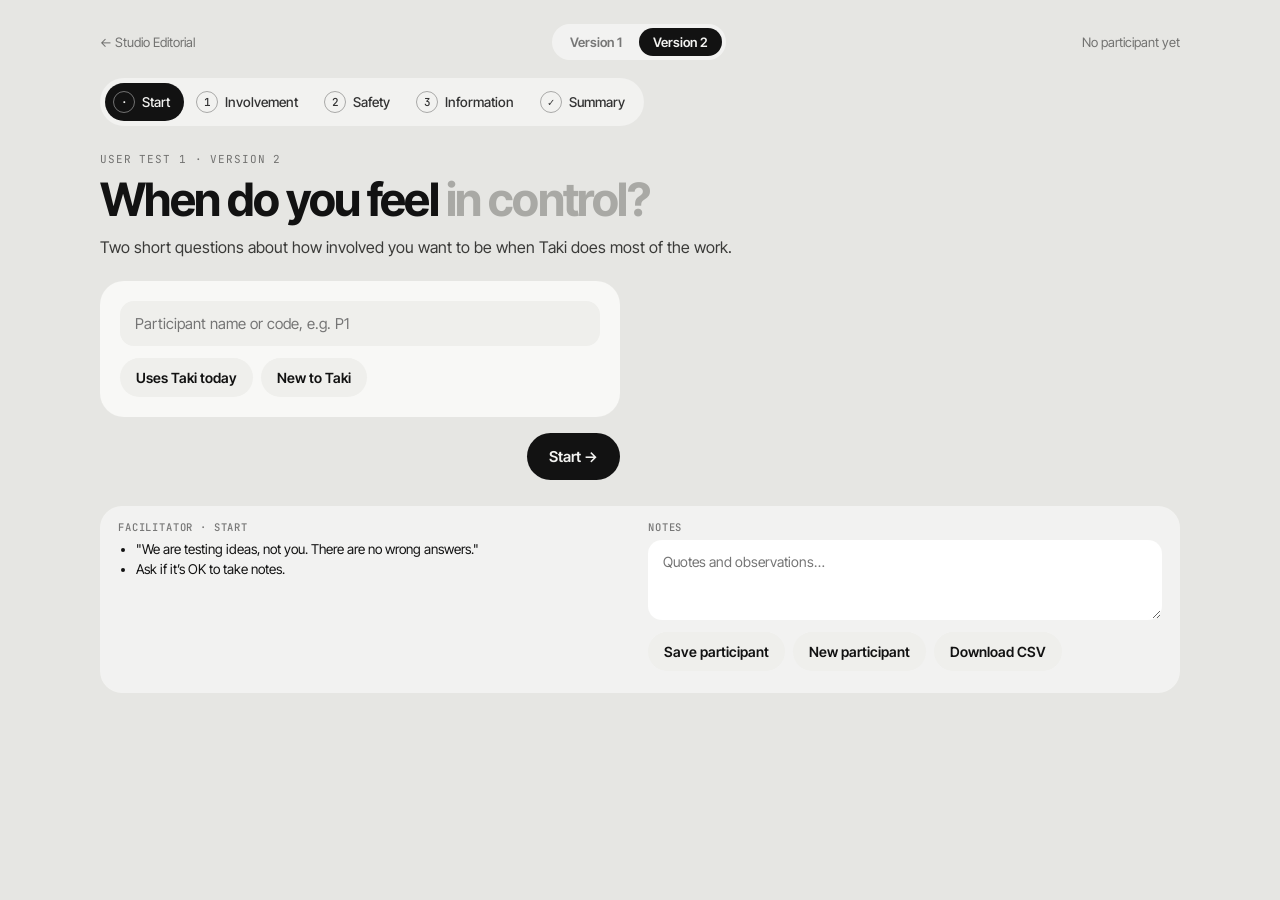
<file: Usertest_1/v2.html>
<!doctype html>
<html lang="en">
<head>
<meta charset="utf-8">
<meta name="viewport" content="width=device-width, initial-scale=1">
<title>User test 1 – Involvement · Version 2</title>
<link rel="preconnect" href="https://fonts.googleapis.com">
<link href="https://fonts.googleapis.com/css2?family=Inter+Tight:wght@400;500;600;700&family=JetBrains+Mono:wght@400;500&display=swap" rel="stylesheet">
<style>
:root{
  --bg:#e6e6e3; --card:#f8f8f6; --screen:#efefec; --ink:#121212; --soft:rgba(18,18,18,.55); --line:rgba(18,18,18,.12); --grey-t:#a9a9a5;
  --speak:#1e9e57; --tap:#f6c400; --write:#ff5b26; --acct:#4f7fe8;
  --mono:"JetBrains Mono",ui-monospace,monospace;
}
*{box-sizing:border-box;margin:0;padding:0}
body{background:var(--bg);color:var(--ink);font-family:"Inter Tight",Inter,system-ui,-apple-system,sans-serif;-webkit-font-smoothing:antialiased;min-height:100vh;padding:24px 16px 60px}
button{font:inherit;color:inherit;border:0;background:none;cursor:pointer}
main{max-width:1080px;margin:0 auto}
.top{display:flex;justify-content:space-between;align-items:center;gap:12px;flex-wrap:wrap}
.top>a{font-size:13px;color:var(--soft);text-decoration:none}
.top .who{font-size:13px;color:var(--soft)}
.top .who b{color:var(--ink);font-weight:600}
.vers{display:flex;gap:3px;background:rgba(255,255,255,.5);border-radius:999px;padding:4px}
.vers a{font-size:13px;font-weight:600;padding:6px 14px;border-radius:999px;color:var(--soft);text-decoration:none}
.vers a.on{background:var(--ink);color:#f3f3f1}

.steps{display:flex;gap:4px;flex-wrap:wrap;margin:18px 0 26px;background:rgba(255,255,255,.45);border-radius:999px;padding:5px;width:max-content;max-width:100%}
.steps button{display:flex;align-items:center;gap:7px;padding:8px 14px 8px 8px;border-radius:999px;font-size:13.5px;font-weight:500;color:#333}
.steps button .n{font-family:var(--mono);font-size:11px;width:22px;height:22px;border-radius:50%;display:grid;place-items:center;border:1px solid rgba(0,0,0,.3)}
.steps button.done .n{background:var(--ink);border-color:var(--ink);color:#fff}
.steps button.on{background:var(--ink);color:#f3f3f1}
.steps button.on .n{border-color:rgba(255,255,255,.4)}

.step{display:none}
.step.on{display:block;animation:fade .3s ease}
@keyframes fade{from{opacity:0;transform:translateY(6px)}to{opacity:1;transform:none}}
.q{max-width:640px;margin-bottom:22px}
.q .eyebrow{font-family:var(--mono);font-size:11px;letter-spacing:.08em;text-transform:uppercase;color:var(--soft)}
.q h1{font-size:46px;font-weight:700;letter-spacing:-.035em;line-height:1;margin:10px 0 14px}
.q h1 span{color:var(--grey-t)}
.q p{font-size:16px;line-height:1.45;color:#3a3a38}
.box{background:var(--card);border-radius:24px;padding:20px}
.nav{display:flex;justify-content:space-between;gap:8px;margin-top:16px}
.btn{border-radius:999px;padding:14px 22px;font-size:15px;font-weight:600;background:var(--ink);color:#f3f3f1}
.btn.ghost{background:rgba(255,255,255,.6);color:var(--ink)}
input[type=text],textarea{font:inherit;font-size:15px;width:100%;border:1.5px solid transparent;background:var(--screen);border-radius:14px;padding:12px 14px;color:var(--ink);outline:none;resize:vertical}
input[type=text]:focus,textarea:focus{border-color:var(--ink)}
.pill{border-radius:999px;padding:11px 16px;font-weight:600;font-size:14px;background:var(--screen)}
.pill.on{background:var(--ink);color:#f3f3f1}
.ico{display:block;width:100%;height:100%;background:currentColor;-webkit-mask-size:contain;mask-size:contain;-webkit-mask-repeat:no-repeat;mask-repeat:no-repeat;-webkit-mask-position:center;mask-position:center}

/* ---------- 1. involvement: one question, simple grid ---------- */
.lik{background:var(--card);border-radius:24px;padding:10px 18px 14px;max-width:760px}
.lik table{width:100%;border-collapse:collapse}
.lik th{font-size:13px;font-weight:600;color:var(--soft);padding:12px 4px 10px;text-align:center;width:17%}
.lik th:first-child{width:auto}
.lik td{padding:16px 4px;border-top:1px solid var(--line);text-align:center}
.lik td:first-child{text-align:left}
.lik .mn{display:flex;align-items:center;gap:12px;font-size:20px;font-weight:700;letter-spacing:-.02em}
.lik .mn .sym{width:36px;height:36px;border-radius:11px;padding:6px;flex:none}
.lik tr.acct .sym{background:var(--acct);color:#fff} .lik tr.speak .sym{background:var(--speak);color:#fff} .lik tr.tap .sym{background:var(--tap)} .lik tr.write .sym{background:var(--write);color:#fff}
.radio{width:30px;height:30px;border-radius:50%;border:2px solid rgba(18,18,18,.25);background:#fff;display:inline-grid;place-items:center;transition:transform .1s}
.radio:hover{border-color:var(--ink)}
.radio.sel{border-color:var(--ink)}
.radio.sel::after{content:'';width:16px;height:16px;border-radius:50%;background:var(--ink)}
.lik tr.speak .radio.sel{border-color:var(--speak)} .lik tr.speak .radio.sel::after{background:var(--speak)}
.lik tr.tap .radio.sel{border-color:#d8ab00} .lik tr.tap .radio.sel::after{background:var(--tap)}
.lik tr.write .radio.sel{border-color:var(--write)} .lik tr.write .radio.sel::after{background:var(--write)}
.lik tr.acct .radio.sel{border-color:var(--acct)} .lik tr.acct .radio.sel::after{background:var(--acct)}
@media (max-width:600px){ .lik th{font-size:11px} .lik .mn{font-size:16px} .lik .mn .sym{width:28px;height:28px} }

/* ---------- 2. sort widgets ---------- */
.pool{display:flex;flex-wrap:wrap;gap:8px;min-height:60px;padding:14px;border-radius:24px;background:rgba(255,255,255,.45)}
.pool .empty{font-size:14px;color:var(--soft);margin:auto}
.wd{width:178px;background:#fff;border-radius:18px;padding:11px 12px;display:flex;gap:10px;align-items:flex-start;cursor:grab;touch-action:none;user-select:none;box-shadow:0 1px 0 rgba(0,0,0,.05);border:2px solid transparent;transition:border-color .15s}
.wd .wi{width:30px;height:30px;border-radius:9px;background:var(--screen);display:grid;place-items:center;flex:none}
.wd .wi svg{width:18px;height:18px}
.wd b{display:block;font-size:13px;font-weight:700;line-height:1.2}
.wd span{display:block;font-size:11.5px;color:var(--soft);line-height:1.25;margin-top:2px}
.wd .k{font-family:var(--mono);font-size:9px;letter-spacing:.06em;text-transform:uppercase;color:var(--soft);margin-bottom:2px}
.wd.picked{border-color:var(--ink)}
.wd.dragging{opacity:.25}
.dghost{position:fixed;pointer-events:none;z-index:999;box-shadow:0 16px 36px rgba(0,0,0,.2);transform:rotate(-2deg)}
.zones{display:grid;grid-template-columns:repeat(4,1fr);gap:10px;margin-top:12px}
@media (max-width:1000px){ .zones{grid-template-columns:1fr 1fr} } @media (max-width:600px){ .zones{grid-template-columns:1fr} }
.zone{border-radius:24px;padding:14px;min-height:260px;border:2.5px solid transparent;transition:border-color .15s,transform .15s;display:flex;flex-direction:column;gap:8px;cursor:pointer}
.zone.acct{background:var(--acct);color:#fff} .zone.speak{background:var(--speak);color:#fff} .zone.tap{background:var(--tap)} .zone.write{background:var(--write);color:#fff}
.zone.over{border-color:var(--ink);transform:scale(1.01)}
.zone.target{border-style:dashed;border-color:rgba(18,18,18,.55)}
.zh{display:flex;align-items:center;gap:10px}
.zh .sym{width:34px;height:34px;flex:none}
.zh b{display:block;font-size:20px;font-weight:700;letter-spacing:-.02em;line-height:1}
.zh small{font-size:12px;opacity:.85}
.zone .wd{width:100%;color:var(--ink)}
.zone .hint{font-size:12.5px;opacity:.8;border:1.5px dashed currentColor;border-radius:16px;padding:14px;text-align:center;margin-top:4px}
.count{margin-left:auto;font-family:var(--mono);font-size:11px;opacity:.85}

/* ---------- summary ---------- */
.sum h3{font-family:var(--mono);font-size:11px;letter-spacing:.06em;text-transform:uppercase;color:var(--soft);font-weight:500;margin:16px 0 8px}
.sum h3:first-child{margin-top:0}
.sum p,.sum li{font-size:15px;line-height:1.45}
.sum ul{padding-left:18px}
.sum .row3{display:grid;grid-template-columns:repeat(4,1fr);gap:8px}
@media (max-width:760px){ .sum .row3{grid-template-columns:1fr} }
.sum .col{border-radius:18px;padding:12px 14px}
.sum .col b{font-size:16px}

/* ---------- facilitator ---------- */
.fac{margin-top:26px;background:rgba(255,255,255,.5);border-radius:22px;padding:14px 18px;display:grid;grid-template-columns:minmax(0,1fr) minmax(0,1fr);gap:16px}
@media (max-width:860px){ .fac{grid-template-columns:1fr} }
.fac h4{font-family:var(--mono);font-size:10.5px;letter-spacing:.08em;text-transform:uppercase;color:var(--soft);font-weight:500;margin-bottom:6px}
.fac ul{padding-left:18px;font-size:13.5px;line-height:1.45}
.fac textarea{min-height:80px;background:#fff;font-size:14px}
.row{display:flex;gap:8px;flex-wrap:wrap;align-items:center}
.saved div{display:flex;justify-content:space-between;gap:10px;padding:7px 0;border-top:1px solid var(--line);font-size:13px}
.saved span{color:var(--soft)}
.toast{position:fixed;left:50%;bottom:24px;transform:translate(-50%,20px);background:var(--ink);color:#f3f3f1;border-radius:14px;padding:12px 16px;font-size:14px;opacity:0;transition:all .3s;pointer-events:none;z-index:1000}
.toast.on{opacity:1;transform:translate(-50%,0)}
</style>
</head>
<body>
<main>
  <div class="top">
    <a href="../">← Studio Editorial</a>
    <div class="vers"><a href="./">Version 1</a><a href="v2.html" class="on">Version 2</a></div>
    <div class="who" id="who">No participant yet</div>
  </div>

  <nav class="steps" id="steps"></nav>

  <!-- START -->
  <section class="step on" data-step="0">
    <div class="q">
      <div class="eyebrow">User test 1 · Version 2</div>
      <h1>When do you feel <span>in control?</span></h1>
      <p>Two short questions about how involved you want to be when Taki does most of the work.</p>
    </div>
    <div class="box" style="max-width:520px">
      <input type="text" id="pName" placeholder="Participant name or code, e.g. P1">
      <div class="row" style="margin-top:12px">
        <button class="pill" data-ptype="knows">Uses Taki today</button>
        <button class="pill" data-ptype="new">New to Taki</button>
      </div>
    </div>
    <div class="nav" style="max-width:520px"><span></span><button class="btn" data-next>Start →</button></div>
  </section>

  <!-- 1. INVOLVEMENT -->
  <section class="step" data-step="1">
    <div class="q">
      <div class="eyebrow">Question 1 of 3 · Involvement</div>
      <h1>How involved <span>do you feel?</span></h1>
      <p>When you answer Taki this way, how involved do you feel in your own business?</p>
    </div>
    <div class="lik" id="modes"></div>
    <div class="nav"><button class="btn ghost" data-prev>← Back</button><button class="btn" data-next>Next →</button></div>
  </section>

  <!-- 2. SAFETY -->
  <section class="step" data-step="2">
    <div class="q">
      <div class="eyebrow">Question 2 of 3 · Safety</div>
      <h1>How safe <span>do you feel?</span></h1>
      <p>When Taki handles things this way, how safe do you feel about it?</p>
    </div>
    <div class="lik" id="safety"></div>
    <div class="nav"><button class="btn ghost" data-prev>← Back</button><button class="btn" data-next>Next →</button></div>
  </section>

  <!-- 3. SORT WIDGETS -->
  <section class="step" data-step="3">
    <div class="q">
      <div class="eyebrow">Question 3 of 3 · Information</div>
      <h1>How do you want <span>to handle it?</span></h1>
      <p>These are things happening in your business right now. Drag each one to how you'd want to deal with it: by speaking, tapping, writing, or with your accountant. You can also tap a card, then tap a section.</p>
    </div>
    <div class="pool" id="pool"></div>
    <div class="zones" id="zones"></div>
    <div class="nav"><button class="btn ghost" data-prev>← Back</button><button class="btn" data-next>See summary →</button></div>
  </section>

  <!-- SUMMARY -->
  <section class="step" data-step="4">
    <div class="q">
      <div class="eyebrow">Summary</div>
      <h1>Thank you<span>!</span></h1>
      <p>Here is what you told us. Anything you'd like to change?</p>
    </div>
    <div class="box sum" id="summary"></div>
    <div class="nav"><button class="btn ghost" data-prev>← Back</button><button class="btn" id="saveBtn2">Save participant</button></div>
  </section>

  <!-- FACILITATOR -->
  <section class="fac">
    <div>
      <h4 id="facTitle">Facilitator</h4>
      <ul id="facList"></ul>
    </div>
    <div>
      <h4>Notes</h4>
      <textarea id="facNotes" placeholder="Quotes and observations…"></textarea>
      <div class="row" style="margin-top:8px">
        <button class="pill" id="saveBtn">Save participant</button>
        <button class="pill" id="newBtn">New participant</button>
        <button class="pill" id="csvBtn">Download CSV</button>
      </div>
      <div class="saved" id="saved" style="margin-top:8px"></div>
    </div>
  </section>
</main>
<div class="toast" id="toast"></div>

<script>
const ICONS = {speak:'[data-uri]', tap:'[data-uri]', write:'[data-uri]'};
const PERSON='<svg viewBox="0 0 24 24" width="100%" height="100%"><circle cx="12" cy="8" r="4" fill="none" stroke="currentColor" stroke-width="2"/><path d="M4 21c1-4.5 4.5-6.5 8-6.5s7 2 8 6.5" fill="none" stroke="currentColor" stroke-width="2" stroke-linecap="round"/></svg>';
const symbol=k=>k==='acct'?PERSON:`<i class="ico" style="-webkit-mask-image:url(${ICONS[k]});mask-image:url(${ICONS[k]})"></i>`;

const STEPS=['Start','Involvement','Safety','Information','Summary'];
const MODES=[['speak','Speak','You talk, Taki listens'],['tap','Tap','You look and press'],['write','Write','You type in your own words'],['acct','Accountant','A human checks it with you']];
const LEVELS=[['passive','Passive','Taki decides, I barely notice',1],['involved','Involved','I know what is happening',2],['super','Super involved','I follow it closely',3],['full','Full control','Nothing happens without me',4]];
const SVG={
 money:'<rect x="3" y="6" width="18" height="12" rx="2" fill="none" stroke="currentColor" stroke-width="1.8"/><circle cx="12" cy="12" r="2.6" fill="none" stroke="currentColor" stroke-width="1.8"/>',
 receipt:'<path d="M6 3h12v18l-3-2-3 2-3-2-3 2z" fill="none" stroke="currentColor" stroke-width="1.8"/><path d="M9 8h6M9 12h6" stroke="currentColor" stroke-width="1.8"/>',
 clock:'<circle cx="12" cy="12" r="8.5" fill="none" stroke="currentColor" stroke-width="1.8"/><path d="M12 7v5l3 2" fill="none" stroke="currentColor" stroke-width="1.8" stroke-linecap="round"/>',
 doc:'<path d="M6 3h9l3 3v15H6z" fill="none" stroke="currentColor" stroke-width="1.8"/><path d="M9 10h6M9 14h6M9 18h3" stroke="currentColor" stroke-width="1.8"/>',
 cal:'<rect x="4" y="5" width="16" height="15" rx="2" fill="none" stroke="currentColor" stroke-width="1.8"/><path d="M4 10h16M9 3v4M15 3v4" stroke="currentColor" stroke-width="1.8"/>',
 chat:'<path d="M4 5h16v11H9l-5 4z" fill="none" stroke="currentColor" stroke-width="1.8"/>',
 person:'<circle cx="12" cy="8" r="4" fill="none" stroke="currentColor" stroke-width="1.8"/><path d="M4 21c1-4.5 4.5-6.5 8-6.5s7 2 8 6.5" fill="none" stroke="currentColor" stroke-width="1.8"/>',
 chart:'<path d="M4 20V10M10 20V4M16 20v-7M22 20H2" stroke="currentColor" stroke-width="1.8" fill="none"/>'};
const WIDGETS=[
  ['paid','money','Now','Payment received','Kulturskolen paid 12 400 kr'],
  ['receipt','receipt','Now','New receipt','Strings AS · 1 800 kr'],
  ['overdue','clock','Now','Invoice overdue','Nordby school · 9 days late'],
  ['vat','doc','Soon','VAT return due','In 8 days · ≈ 7 000 kr'],
  ['advtax','doc','Soon','Advance tax due','15 Dec · 8 400 kr'],
  ['bank','money','Today','Bank balance','42 300 kr'],
  ['booking','cal','Now','New booking request','Cello repair · Friday?'],
  ['jobs','cal','Today','Today’s jobs','3 appointments'],
  ['bill','receipt','Soon','Supplier bill to pay','Tools AS · 3 200 kr'],
  ['taxset','money','This week','Set aside tax money','2 000 kr this week'],
  ['accountant','person','Now','Message from accountant','1 question about a receipt'],
  ['summary','chart','Monthly','October summary ready','+18 400 kr profit']];
const FAC={
  0:['"We are testing ideas, not you. There are no wrong answers."','Ask if it’s OK to take notes.'],
  1:['After each answer: "Why that one?" Write the reason in the notes.','"Is there a difference between how involved you are and how involved you feel?"','"Would that change if it was about big amounts of money?"'],
  2:['After each answer: "Why that one?"','"What would make you feel safer?"','"Does having a human (the accountant) change how safe you feel?"'],
  3:['"Why did you put that one there?"','"Is there anything you would rather Taki just handled without you?"','Notice which cards they hesitate on.'],
  4:['Read the summary together. "Anything you’d like to change?"','Save the participant before closing.']};

const SAFE=[['not','Not safe'],['bit','A little safe'],['safe','Safe'],['very','Very safe']];
const fresh=()=>({name:'',type:'',levels:{},safe:{},why:{},place:{},notes:''});
let st=fresh(), step=0, picked=null;
const $=id=>document.getElementById(id);
const esc=s=>String(s).replace(/[&<>"]/g,c=>({'&':'&amp;','<':'&lt;','>':'&gt;','"':'&quot;'}[c]));
const lvlName=k=>(LEVELS.find(l=>l[0]===k)||[,'–'])[1];

/* navigation */
function renderSteps(){
  $('steps').innerHTML=STEPS.map((n,i)=>`<button class="${i===step?'on':''} ${i<step?'done':''}" data-go="${i}"><span class="n">${i===0?'·':i===STEPS.length-1?'✓':i}</span>${n}</button>`).join('');
  document.querySelectorAll('[data-go]').forEach(b=>b.onclick=()=>go(+b.dataset.go));
}
function go(i){
  step=Math.max(0,Math.min(STEPS.length-1,i)); picked=null;
  document.querySelectorAll('.step').forEach(s=>s.classList.toggle('on',+s.dataset.step===step));
  renderSteps(); $('facTitle').textContent='Facilitator · '+STEPS[step]; $('facList').innerHTML=FAC[step].map(x=>`<li>${x}</li>`).join('');
  if(step===3) renderSort(); if(step===4) renderSummary();
  window.scrollTo({top:0,behavior:'smooth'});
}
document.querySelectorAll('[data-next]').forEach(b=>b.onclick=()=>go(step+1));
document.querySelectorAll('[data-prev]').forEach(b=>b.onclick=()=>go(step-1));

/* participant */
function renderWho(){ $('who').innerHTML=st.name?`<b>${esc(st.name)}</b> · ${st.type==='knows'?'Uses Taki':st.type==='new'?'New to Taki':'–'}`:'No participant yet'; }
$('pName').oninput=e=>{st.name=e.target.value;renderWho();};
document.querySelectorAll('[data-ptype]').forEach(b=>b.onclick=()=>{st.type=b.dataset.ptype;paintType();renderWho();});
function paintType(){ document.querySelectorAll('[data-ptype]').forEach(b=>b.classList.toggle('on',b.dataset.ptype===st.type)); }
$('facNotes').oninput=e=>st.notes=e.target.value;

/* 1. involvement per mode */
function grid(el,scale,store){
  $(el).innerHTML=`<table><thead><tr><th></th>${scale.map(l=>`<th>${l[1]}</th>`).join('')}</tr></thead><tbody>${
    MODES.map(([k,n])=>`<tr class="${k}"><td><div class="mn"><span class="sym">${symbol(k)}</span>${n}</div></td>${
      scale.map(([lk,ln])=>`<td><button class="radio ${st[store][k]===lk?'sel':''}" data-m="${k}" data-l="${lk}" aria-label="${n}: ${ln}"></button></td>`).join('')}</tr>`).join('')
  }</tbody></table>`;
  document.querySelectorAll('#'+el+' [data-l]').forEach(b=>b.onclick=()=>{ st[store][b.dataset.m]=b.dataset.l; grid(el,scale,store); });
}
function renderModes(){ grid('modes',LEVELS,'levels'); grid('safety',SAFE,'safe'); }
const safeName=k=>(SAFE.find(l=>l[0]===k)||[,'–'])[1];

/* 2. sort widgets */
function card(w){ const [id,ic,k,t,d]=w; return `<div class="wd ${picked===id?'picked':''}" data-w="${id}"><span class="wi"><svg viewBox="0 0 24 24">${SVG[ic]}</svg></span><div><div class="k">${k}</div><b>${t}</b><span>${d}</span></div></div>`; }
function renderSort(){
  const left=WIDGETS.filter(w=>!st.place[w[0]]);
  $('pool').innerHTML = left.length ? left.map(card).join('') : '<div class="empty">All sorted. Nice!</div>';
  $('zones').innerHTML=MODES.map(([k,n])=>{ const mine=WIDGETS.filter(w=>st.place[w[0]]===k);
    return `<div class="zone ${k} ${picked?'target':''}" data-z="${k}"><div class="zh"><span class="sym">${symbol(k)}</span><div><b>${n}</b><small>${st.levels[k]||st.safe[k]?[st.levels[k]?lvlName(st.levels[k]):'',st.safe[k]?safeName(st.safe[k]):''].filter(Boolean).join(' · '):'&nbsp;'}</small></div><span class="count">${mine.length}</span></div>${mine.map(card).join('')}${mine.length?'':'<div class="hint">Drop cards here</div>'}</div>`; }).join('');
  document.querySelectorAll('.wd').forEach(attachDrag);
  document.querySelectorAll('.zone').forEach(z=>z.onclick=e=>{ if(picked && !e.target.closest('.wd')){ place(picked,z.dataset.z); } });
  $('pool').onclick=e=>{ if(picked && !e.target.closest('.wd')){ place(picked,null); } };
}
function place(id,zone){ if(zone) st.place[id]=zone; else delete st.place[id]; picked=null; renderSort(); }
function attachDrag(el){
  el.addEventListener('pointerdown',e=>{
    if(e.button!==0) return; e.preventDefault();
    const r=el.getBoundingClientRect(), ox=e.clientX-r.left, oy=e.clientY-r.top, sx=e.clientX, sy=e.clientY;
    let ghost=null, over=null, moved=false;
    const mv=ev=>{
      if(!moved){ if(Math.hypot(ev.clientX-sx,ev.clientY-sy)<5) return; moved=true; ghost=el.cloneNode(true); ghost.classList.add('dghost'); ghost.style.width=r.width+'px'; document.body.appendChild(ghost); el.classList.add('dragging'); }
      ghost.style.left=(ev.clientX-ox)+'px'; ghost.style.top=(ev.clientY-oy)+'px';
      const u=document.elementFromPoint(ev.clientX,ev.clientY), z=u&&(u.closest('.zone')||u.closest('.pool'));
      if(z!==over){ over&&over.classList.remove('over'); over=z; z&&z.classList.contains('zone')&&z.classList.add('over'); }
      if(ev.clientY>innerHeight-60) scrollBy(0,10); else if(ev.clientY<60) scrollBy(0,-10);
    };
    const up=()=>{
      removeEventListener('pointermove',mv); removeEventListener('pointerup',up); removeEventListener('pointercancel',up);
      if(!moved){ picked = picked===el.dataset.w ? null : el.dataset.w; renderSort(); return; }
      ghost.remove(); el.classList.remove('dragging'); over&&over.classList.remove('over');
      if(over) place(el.dataset.w, over.classList.contains('zone')?over.dataset.z:null); else renderSort();
    };
    addEventListener('pointermove',mv); addEventListener('pointerup',up); addEventListener('pointercancel',up);
  });
}

/* summary */
function renderSummary(){
  const zc={speak:'var(--speak)',tap:'var(--tap)',write:'var(--write)',acct:'var(--acct)'}, tc={speak:'#fff',tap:'var(--ink)',write:'#fff',acct:'#fff'};
  $('summary').innerHTML=`<h3>1–2 · Involvement and safety</h3><div class="row3">${MODES.map(([k,n])=>`<div class="col" style="background:${zc[k]};color:${tc[k]}"><b>${n}</b><br>Involvement: ${lvlName(st.levels[k])}<br>Safety: ${safeName(st.safe[k])}</div>`).join('')}</div>
  <h3>3 · How they want to handle it</h3><div class="row3">${MODES.map(([k,n])=>`<div class="col" style="background:var(--screen)"><b>${n}</b><ul style="margin-top:6px">${WIDGETS.filter(w=>st.place[w[0]]===k).map(w=>`<li>${w[3]}</li>`).join('')||'<li>–</li>'}</ul></div>`).join('')}</div>
  ${WIDGETS.some(w=>!st.place[w[0]])?`<p style="margin-top:10px;color:var(--soft)">Not sorted: ${WIDGETS.filter(w=>!st.place[w[0]]).map(w=>w[3]).join(', ')}</p>`:''}`;
}

/* saving */
const KEY='taki-usertest1-v2c';
const loadAll=()=>{ try{ return JSON.parse(localStorage.getItem(KEY)||'[]') }catch(e){ return [] } };
const saveAll=a=>{ try{ localStorage.setItem(KEY,JSON.stringify(a)); return true }catch(e){ return false } };
function renderSaved(){ $('saved').innerHTML=loadAll().map(r=>`<div><b>${esc(r.name)}</b><span>${r.type==='knows'?'Uses Taki':r.type==='new'?'New to Taki':'–'} · ${r.time}</span></div>`).join(''); }
function save(){
  if(!st.name){ toast('Add a name or code first (on Start).'); return; }
  const a=loadAll(), rec=Object.assign({},st,{time:new Date().toLocaleString('nb-NO',{dateStyle:'short',timeStyle:'short'})});
  const i=a.findIndex(r=>r.name===rec.name); if(i>=0) a[i]=rec; else a.push(rec);
  toast(saveAll(a)?'Saved '+st.name:'Could not save here. Download the CSV instead.'); renderSaved();
}
$('saveBtn').onclick=save; $('saveBtn2').onclick=save;
let armed=false;
$('newBtn').onclick=()=>{
  if(st.name && !loadAll().some(r=>r.name===st.name) && !armed){ armed=true; toast('Not saved yet. Press “New participant” again to discard.'); setTimeout(()=>armed=false,4000); return; }
  armed=false; st=fresh(); $('pName').value=''; $('facNotes').value=''; paintType(); renderWho(); renderModes(); go(0);
};
$('csvBtn').onclick=()=>{
  const a=loadAll(); if(st.name && !a.some(r=>r.name===st.name)) a.push(Object.assign({},st,{time:'(not saved)'}));
  if(!a.length){ toast('Nothing to download yet.'); return; }
  const q=v=>'"'+String(v??'').replace(/"/g,'""')+'"';
  const head=['participant','type','time',...MODES.flatMap(([k,n])=>[n+' involvement',n+' safety']),...WIDGETS.map(w=>w[3]),'notes'];
  const rows=a.map(r=>[r.name,r.type,r.time,...MODES.flatMap(([k])=>[r.levels[k]?lvlName(r.levels[k]):'',(r.safe||{})[k]?safeName(r.safe[k]):'']),...WIDGETS.map(w=>{ const z=r.place[w[0]]; return z?MODES.find(m=>m[0]===z)[1]:''; }),r.notes]);
  const csv=[head,...rows].map(r=>r.map(q).join(',')).join('\n');
  const l=document.createElement('a'); l.href=URL.createObjectURL(new Blob(['﻿'+csv],{type:'text/csv'})); l.download='taki-user-test-1-v2.csv'; document.body.appendChild(l); l.click(); l.remove();
};
let tt; function toast(m){ const t=$('toast'); t.textContent=m; t.classList.add('on'); clearTimeout(tt); tt=setTimeout(()=>t.classList.remove('on'),2600); }

renderModes(); renderSteps(); go(0); renderSaved();
</script>
</body>
</html>
</file>
<file: Taki/css/style.css>
:root{
  --bg:#efebe5; --side:#f3f0eb; --panel:#f7f4f0; --card:#ffffff; --line:#e5dfd6;
  --ink:#1d1a17; --ink2:#4a443d; --muted:#8c847a; --pill:#5b5249;
  --amber:#d98a16; --amberbg:#fcefd9; --green:#2f8a5b; --greenbg:#e2f1e8;
  --red:#cc4b3c; --redbg:#fbe5e1; --blue:#2c6fbb; --bluebg:#e4eefa;
  --teal:#3e9f8f; --hl:#ffe9a8;
}
*{box-sizing:border-box;margin:0;padding:0}
html,body{height:100%}
body{font-family:Inter,-apple-system,BlinkMacSystemFont,"Segoe UI",sans-serif;background:var(--bg);color:var(--ink);font-size:14px;-webkit-font-smoothing:antialiased}
button{font:inherit;cursor:pointer;border:none;background:none;color:inherit}
button:disabled{cursor:not-allowed}

/* ---------- scenario switcher ---------- */
.switch{position:fixed;top:14px;left:50%;transform:translateX(-50%);z-index:50;display:flex;align-items:center;gap:6px;
  background:var(--ink);color:#fff;padding:6px;border-radius:999px;box-shadow:0 8px 30px rgba(0,0,0,.25)}
.switch .lbl{font-size:12px;opacity:.6;padding:0 10px 0 12px;letter-spacing:.5px;text-transform:uppercase}
.switch button.sc{display:flex;align-items:center;gap:8px;padding:8px 14px 8px 8px;border-radius:999px;font-weight:500;font-size:13px;color:#cfc8bf}
.switch button.sc .n{width:24px;height:24px;border-radius:50%;display:grid;place-items:center;background:#3a342e;color:#fff;font-weight:700;font-size:12px}
.switch button.sc.on{background:#fff;color:var(--ink)}
.switch button.sc.on .n{background:var(--ink)}
.switch .reset{padding:8px 12px;font-size:12px;color:#cfc8bf;border-left:1px solid #3a342e;margin-left:4px}
.idea{position:fixed;top:66px;left:50%;transform:translateX(-50%);z-index:49;background:#fff;border:1px solid var(--line);
  border-radius:12px;padding:8px 14px;font-size:12.5px;color:var(--ink2);box-shadow:0 4px 14px rgba(0,0,0,.06);max-width:720px;text-align:center}
.idea b{color:var(--ink)}

/* ---------- app shell ---------- */
.app{display:flex;height:100vh}
.side{width:220px;background:var(--side);border-right:1px solid var(--line);padding:22px 14px;display:flex;flex-direction:column;gap:4px;flex-shrink:0}
.logo{font-weight:700;letter-spacing:2px;font-size:18px;margin:0 8px 22px}
.nav{display:flex;align-items:center;gap:10px;padding:8px 10px;border-radius:8px;color:var(--ink2);font-size:13.5px}
.nav.on{background:#e8e2da;color:var(--ink)}
.nav i{width:14px;height:14px;border:1.5px solid currentColor;border-radius:3px;display:inline-block;opacity:.8}
.side .user{margin-top:auto;display:flex;align-items:center;gap:8px;padding:8px;font-size:13px}
.side .user span{width:22px;height:22px;border-radius:50%;background:#ddd5ca;display:grid;place-items:center;font-size:11px}
.main{flex:1;padding:34px 40px;position:relative;overflow:hidden}
.main h1{font-size:30px;font-weight:500;letter-spacing:-.5px;margin-bottom:22px}
.ghost-table{background:#fff;border-radius:12px;border:1px solid var(--line)}
.ghost-row{display:grid;grid-template-columns:90px 2fr 1fr 1fr 1.6fr 1fr;padding:14px 18px;border-bottom:1px solid #f0ebe4;font-size:12.5px;color:var(--ink2)}
.ghost-row.h{color:var(--muted);font-size:11px;letter-spacing:.5px;text-transform:uppercase}

/* ---------- modal ---------- */
.scrim{position:fixed;inset:0;background:rgba(40,34,28,.35);z-index:10;display:flex;align-items:center;justify-content:center;padding:148px 30px 20px 236px}
.modal{background:var(--panel);border-radius:20px;width:100%;max-width:1180px;height:100%;max-height:760px;display:flex;flex-direction:column;box-shadow:0 30px 80px rgba(0,0,0,.25);overflow:hidden}
.mhead{display:flex;align-items:center;justify-content:space-between;padding:16px 20px}
.tag{background:var(--pill);color:#fff;border-radius:999px;padding:5px 12px;font-size:11.5px;letter-spacing:.5px}
.tag b{font-weight:600;margin-right:4px}
.xbtn{width:30px;height:30px;border-radius:8px;background:#fff;display:grid;place-items:center;color:var(--muted)}
.mbody{flex:1;display:grid;grid-template-columns:44% 1fr;gap:18px;padding:0 20px;min-height:0}
.mfoot{display:flex;align-items:center;justify-content:flex-end;gap:12px;padding:14px 20px;border-top:1px solid var(--line)}

/* receipt */
.receipt-wrap{background:#fff;border-radius:12px;padding:22px;overflow:auto;border:1px solid var(--line)}
.receipt{font-family:"JetBrains Mono",ui-monospace,Menlo,monospace;font-size:12px;line-height:1.55;color:#222;white-space:pre}
.receipt .ln{border-radius:4px;padding:0 4px;margin:0 -4px;transition:background .2s, box-shadow .2s}
.receipt .ln.hl{background:var(--hl);box-shadow:0 0 0 2px #f2c94c}
.receipt .ln.flag{background:var(--amberbg)}
.receipt .gap{height:12px}

/* right panel */
.rp{overflow:auto;padding-bottom:12px;display:flex;flex-direction:column;gap:12px}
.card{background:#fff;border-radius:14px;padding:18px;border:1px solid var(--line)}
.ttl{display:flex;justify-content:space-between;align-items:center}
.ttl h2{font-size:22px;font-weight:500}
.status{font-size:10.5px;letter-spacing:.6px;text-transform:uppercase;font-weight:600;padding:4px 9px;border-radius:999px;background:var(--amberbg);color:#a86a10}
.status.ok{background:var(--greenbg);color:var(--green)}
.status.wait{background:var(--bluebg);color:var(--blue)}
.small{font-size:12px;color:var(--muted)}
.desc{margin-top:8px;color:var(--ink2);line-height:1.5}
.sec{font-size:11px;letter-spacing:.6px;text-transform:uppercase;color:var(--muted);font-weight:600;margin-bottom:10px}

.field{border:1px solid var(--line);border-radius:12px;padding:12px 14px;margin-bottom:8px;transition:border-color .2s, background .2s;background:#fff}
.field:hover{border-color:#cfc5b8}
.field.flagged{border-color:#efc67a;background:#fffaf0}
.field.done{border-color:#bfe0cb;background:#f6fbf8}
.frow{display:flex;align-items:center;gap:12px}
.fl{width:96px;color:var(--muted);font-size:12.5px;flex-shrink:0}
.fv{flex:1;font-weight:500}
.why{font-size:12px;color:var(--blue);padding:4px 8px;border-radius:6px}
.why:hover{background:var(--bluebg)}
.chk{display:flex;align-items:center;gap:6px;font-size:12px;color:var(--ink2);padding:4px 8px;border-radius:6px;border:1px solid var(--line);background:#fff}
.chk .box{width:15px;height:15px;border-radius:4px;border:1.5px solid #bdb3a6;display:grid;place-items:center;font-size:10px;color:#fff}
.chk.on{border-color:#bfe0cb;background:var(--greenbg);color:var(--green)}
.chk.on .box{background:var(--green);border-color:var(--green)}
.expl{margin-top:10px;padding:10px 12px;background:var(--panel);border-radius:8px;font-size:12.5px;line-height:1.55;color:var(--ink2)}
.alert{display:flex;gap:8px;align-items:flex-start;margin-top:8px;font-size:12.5px;color:#8a5a0e}
.alert .ic{width:18px;height:18px;border-radius:50%;background:var(--amber);color:#fff;font-weight:700;display:grid;place-items:center;font-size:11px;flex-shrink:0}

.btn{background:var(--ink);color:#fff;border-radius:10px;padding:11px 18px;font-weight:500;display:inline-flex;gap:8px;align-items:center}
.btn:disabled{background:#cfc8bf;color:#fff}
.btn.sec2{background:#fff;color:var(--ink);border:1px solid var(--line)}
.btn.soft{background:var(--bluebg);color:var(--blue)}
.hint{font-size:12.5px;color:var(--muted)}

.dots{display:flex;gap:5px;align-items:center}
.dots span{width:8px;height:8px;border-radius:50%;background:#ddd5ca}
.dots span.on{background:var(--ink)}

/* scenario 2 */
.q h3{font-size:17px;font-weight:600;margin-bottom:4px}
.q p{color:var(--ink2);margin-bottom:12px;line-height:1.5}
.opt{display:flex;align-items:center;gap:10px;width:100%;text-align:left;padding:12px 14px;border:1px solid var(--line);border-radius:10px;margin-bottom:8px;background:#fff;transition:all .15s}
.opt:hover{border-color:#bfb4a6}
.opt .r{width:16px;height:16px;border-radius:50%;border:1.5px solid #bdb3a6;flex-shrink:0}
.opt.on{border-color:var(--ink);background:#faf8f5}
.opt.on .r{border:5px solid var(--ink)}
.opt:disabled{opacity:.55}
.opt.on:disabled{opacity:1}
.locked{border:1.5px dashed #d6cdc1;border-radius:14px;padding:18px;text-align:center;color:var(--muted);background:#faf8f5}
.cmp{width:100%;border-collapse:collapse;font-size:13px}
.cmp th{font-size:11px;letter-spacing:.5px;text-transform:uppercase;color:var(--muted);text-align:left;font-weight:600;padding:6px 8px}
.cmp td{padding:10px 8px;border-top:1px solid var(--line);vertical-align:top}
.m{font-size:11px;font-weight:600;padding:3px 8px;border-radius:999px;white-space:nowrap}
.m.y{background:var(--greenbg);color:var(--green)}
.m.n{background:var(--amberbg);color:#a86a10}
.learn{background:var(--panel);border-radius:10px;padding:12px 14px;font-size:13px;line-height:1.55;color:var(--ink2);margin-top:10px}
.learn b{color:var(--ink)}

/* scenario 3 */
.conf{font-size:11px;font-weight:600;padding:3px 8px;border-radius:999px;white-space:nowrap}
.conf.hi{background:var(--greenbg);color:var(--green)}
.conf.mid{background:#eef0e2;color:#6b7a2a}
.conf.lo{background:var(--amberbg);color:#a86a10}
.needs{display:flex;align-items:center;gap:10px;background:var(--ink);color:#fff;border-radius:12px;padding:12px 14px;font-size:13px}
.needs .n{background:var(--amber);color:#fff;width:22px;height:22px;border-radius:50%;display:grid;place-items:center;font-weight:700;font-size:12px}
.collapsed{font-size:12.5px;color:var(--muted);display:flex;justify-content:space-between;align-items:center;cursor:pointer;padding:4px 0}
.msg{background:var(--panel);border-radius:10px;padding:12px;font-size:12.5px;line-height:1.5;margin-top:10px}
.msg .who{font-weight:600;font-size:12px;margin-bottom:3px}

.sheet{position:fixed;inset:0;background:rgba(20,16,12,.45);z-index:30;display:flex;align-items:center;justify-content:center}
.sheet .box2{background:#fff;border-radius:18px;width:520px;max-width:92vw;padding:26px;box-shadow:0 30px 80px rgba(0,0,0,.3)}
.sheet h3{font-size:20px;font-weight:600;margin-bottom:4px}
.two{display:grid;grid-template-columns:1fr 1fr;gap:10px;margin:16px 0}
.two .c{border-radius:10px;padding:12px;font-size:12.5px;line-height:1.6}
.two .c h4{font-size:11px;letter-spacing:.5px;text-transform:uppercase;margin-bottom:6px}
.resp{border:1px solid var(--line);border-radius:10px;padding:12px 14px;font-size:13px;line-height:1.7;color:var(--ink2)}
.resp li{margin-left:18px}
.trail{font-size:12.5px;line-height:1.8;color:var(--ink2)}
.trail div{display:flex;gap:10px}
.trail .t{color:var(--muted);width:44px;font-variant-numeric:tabular-nums}

/* done */
.done-card{text-align:center;padding:30px 20px}
.done-card .big{width:54px;height:54px;border-radius:50%;background:var(--greenbg);color:var(--green);display:grid;place-items:center;font-size:26px;margin:0 auto 12px}
.done-card h3{font-size:19px;margin-bottom:6px}
.done-card p{color:var(--ink2);line-height:1.55;max-width:420px;margin:0 auto}

/* meter */
.meter{position:fixed;left:14px;bottom:62px;width:196px;z-index:40;background:#fff;border:1px solid var(--line);border-radius:12px;padding:12px;box-shadow:0 6px 20px rgba(0,0,0,.08)}
.meter .mt{font-size:10.5px;letter-spacing:.6px;text-transform:uppercase;color:var(--muted);font-weight:600;margin-bottom:10px}
.meter .row{margin-bottom:9px}
.meter .row:last-child{margin-bottom:0}
.meter .lab{display:flex;justify-content:space-between;font-size:11.5px;margin-bottom:4px}
.meter .segs{display:flex;gap:2px}
.meter .segs span{flex:1;height:9px;border-radius:2px;background:#ece6de;transition:background .3s}
.note{font-size:10.5px;color:var(--muted);margin-top:6px;line-height:1.4}

/* ============ scenario 4: Sporet ============ */
.v4{position:fixed;left:220px;top:0;right:0;bottom:0;background:var(--bg);z-index:10;display:flex}
.v4-inner{flex:1;min-width:0;padding:148px 0 0;display:flex;flex-direction:column}
.v4-head{display:flex;justify-content:space-between;align-items:flex-end;gap:24px;padding:0 36px}
.v4-head h1{font-size:34px;font-weight:500;letter-spacing:-.6px}
.stats{display:flex;gap:28px}
.stats div{display:flex;flex-direction:column;gap:2px}
.stats span{font-size:11px;color:var(--muted);display:flex;align-items:center;gap:5px}
.stats span i{width:8px;height:8px;border-radius:2px;display:inline-block}
.stats b{font-size:26px;font-weight:500;letter-spacing:-.5px}
.stats b small{font-size:13px;color:var(--muted);margin-left:1px}
.stats .warn b{color:var(--amber)}
.v4-filters{display:flex;gap:8px;align-items:center;padding:16px 36px 6px;flex-wrap:wrap}
.pill{background:#e6e0d8;color:var(--ink2);border-radius:999px;padding:8px 14px;font-size:12.5px}
.pill.on{background:#fff;color:var(--ink);box-shadow:0 1px 3px rgba(0,0,0,.08)}
.pill em{font-style:normal;background:var(--amber);color:#fff;border-radius:999px;padding:1px 6px;font-size:10.5px;margin-left:4px}
.vsep{width:1px;height:20px;background:#d6cdc1;margin:0 4px}

.tl4{flex:1;display:flex;overflow-x:auto;overflow-y:auto;position:relative;padding:28px 36px 90px;gap:0}
.spine{position:absolute;left:0;top:50px;height:2px;width:2700px;background:linear-gradient(90deg,#d6cdc1,#cfc6ba)}
.wk{position:relative;width:290px;flex-shrink:0;padding-right:18px}
.wk::before{content:"";position:absolute;left:21px;top:44px;bottom:0;width:1.5px;background:#d6cdc1}
.wk-node{position:relative;z-index:1;width:44px;height:44px;border-radius:50%;background:#fff;border:1.5px solid #d6cdc1;display:grid;place-items:center;font-weight:600;font-size:13px}
.wk.hot .wk-node{background:var(--ink);color:#fff;border-color:var(--ink);box-shadow:0 0 0 6px rgba(29,26,23,.1)}
.wk-lab{margin:10px 0 12px 56px;margin-top:-34px;display:flex;flex-direction:column;min-height:34px}
.wk-lab b{font-weight:500;font-size:15px}
.wk-lab span{font-size:11.5px;color:var(--muted)}
.wk-cards{display:flex;flex-direction:column;gap:12px;padding-left:40px;margin-top:22px}
.empty{font-size:12px;color:#b3a998;padding:10px 0}
.tc{position:relative;background:#fff;border-radius:16px;padding:14px;border:1px solid var(--line);cursor:pointer;transition:transform .15s, box-shadow .15s, border-color .15s}
.tc::before{content:"";position:absolute;left:-19px;top:24px;width:19px;height:1.5px;background:#d6cdc1}
.tc:hover{transform:translateY(-2px);box-shadow:0 8px 20px rgba(0,0,0,.07)}
.tc.sel{border-color:var(--ink);box-shadow:0 0 0 1px var(--ink)}
.tc.fast{background:#fffaf1}
.tc-top{display:flex;justify-content:space-between;align-items:center;margin-bottom:6px}
.ty{font-size:11px;color:var(--muted);letter-spacing:.3px}
.tc-title{font-weight:600;font-size:14px;line-height:1.3}
.tc-amt{font-size:13px;color:var(--ink2);margin:2px 0 10px}
.split{display:flex;border-radius:99px;overflow:hidden;background:#eee}
.split span{display:block;height:100%;transition:width .4s}
.tc-lab{display:flex;justify-content:space-between;font-size:10.5px;color:var(--muted);margin-top:4px}
.traildots{display:flex;align-items:center;margin-top:10px;flex-wrap:wrap;row-gap:4px}
.traildots i{width:18px;height:18px;border-radius:50%;color:#fff;font-style:normal;font-size:9.5px;font-weight:700;display:grid;place-items:center}
.traildots b{width:8px;height:1.5px;background:#d6cdc1}
.tags{display:flex;gap:5px;flex-wrap:wrap;margin-top:10px}
.tg{font-size:10.5px;font-weight:600;padding:3px 8px;border-radius:999px;background:#eee;color:var(--ink2)}
.tg.warn{background:var(--amberbg);color:#a86a10}
.tg.ok{background:var(--greenbg);color:var(--green)}
.tg.blue{background:var(--bluebg);color:var(--blue)}

.scrub{position:fixed;left:236px;right:16px;bottom:16px;z-index:12;background:var(--ink);border-radius:999px;padding:8px 10px;display:flex;align-items:center;gap:6px;overflow-x:auto;box-shadow:0 10px 30px rgba(0,0,0,.2)}
.v4:has(.drawer) .scrub{right:416px}
.scrub .cal{width:34px;height:34px;border-radius:50%;background:#3a342e;display:grid;place-items:center;font-size:14px;flex-shrink:0}
.scrub .sm{color:#8c847a;font-size:11.5px;margin:0 4px 0 10px}
.sw{position:relative;width:34px;height:34px;border-radius:50%;background:#2c2723;color:#cfc8bf;font-size:11.5px;flex-shrink:0}
.sw.on{background:#fff;color:var(--ink)}
.sw em{position:absolute;top:-4px;right:-4px;min-width:16px;height:16px;border-radius:99px;background:#cfc8bf;color:var(--ink);font-style:normal;font-size:9.5px;font-weight:700;display:grid;place-items:center;padding:0 3px}
.sw em.warn{background:var(--amber);color:#fff}

.drawer{width:400px;flex-shrink:0;background:#fff;border-left:1px solid var(--line);padding:148px 24px 24px;overflow-y:auto;box-shadow:-10px 0 30px rgba(0,0,0,.05)}
.dr-top{display:flex;justify-content:space-between;align-items:center;margin-bottom:6px}
.drawer h3{font-size:21px;font-weight:600;line-height:1.25}
.legend{display:flex;gap:12px;flex-wrap:wrap;font-size:11.5px;color:var(--ink2);margin-top:8px}
.legend i{width:8px;height:8px;border-radius:2px;display:inline-block;margin-right:5px}
.steps{position:relative}
.steps::before{content:"";position:absolute;left:13px;top:10px;bottom:10px;width:1.5px;background:var(--line)}
.stp{position:relative;display:flex;gap:12px;padding:8px 0;font-size:13px;line-height:1.45}
.stp > i{width:28px;height:28px;border-radius:50%;color:#fff;font-style:normal;font-weight:700;font-size:11px;display:grid;place-items:center;flex-shrink:0;z-index:1;box-shadow:0 0 0 3px #fff}
.stp .who{font-weight:600;font-size:12px}
.stp .who span{font-weight:400;color:var(--muted);margin-left:4px}
.reflect{margin-top:18px;background:var(--amberbg);border-radius:12px;padding:14px;font-size:13px;line-height:1.5;color:#6b4a10}
.reflect.ok{background:var(--greenbg);color:#1f5e3d}
.switch button.sc, .switch .reset{white-space:nowrap}
.v4-head{flex-wrap:wrap}
.stats span{white-space:nowrap}
.with-drawer .stats{gap:18px}
.with-drawer .stats b{font-size:22px}
.with-drawer .v4-head > div:first-child .small{white-space:nowrap}

/* ============ scenario 5: Teamet ============ */
.v5{position:fixed;left:220px;top:0;right:0;bottom:0;background:var(--bg);z-index:10;overflow:auto}
.v5-inner{padding:148px 36px 30px;min-width:1000px}
.v5-head{display:flex;align-items:flex-end;justify-content:space-between;gap:20px;flex-wrap:wrap}
.v5-head h1{font-size:32px;font-weight:500;letter-spacing:-.6px}
.v5-ctrl{display:flex;gap:8px;align-items:center;flex-wrap:wrap}
.team5{display:flex;gap:14px;align-items:flex-end;margin-left:auto;margin-right:12px}
.tm5{position:relative;display:flex;flex-direction:column;align-items:center;gap:4px;font-size:11px;color:var(--ink2)}
.tm5.off{opacity:.35}
.tm5 em{position:absolute;top:28px;right:-4px;min-width:18px;height:18px;border-radius:99px;color:#fff;font-style:normal;font-size:10px;font-weight:700;display:grid;place-items:center;border:2px solid var(--bg)}

.av5{display:inline-grid;place-items:center;flex-shrink:0;font-weight:700;color:#fff;font-size:12px}
.av5.h{border-radius:50%}
.av5.ai{border-radius:30%;background:linear-gradient(135deg,#9b90ea,#6a5fc8);font-size:13px;box-shadow:0 0 0 2px #fff, 0 0 0 3.5px #b4abf0}

.canvas5{position:relative;height:420px;margin:18px 0 16px;border-radius:28px;background:rgba(255,255,255,.45);border:1px solid var(--line);overflow:hidden}
.zone{position:absolute;border-radius:48% 52% 44% 56% / 58% 46% 54% 42%;filter:saturate(1.05)}
.z-you{background:radial-gradient(ellipse at 60% 40%, rgba(47,138,91,.16), rgba(47,138,91,.03) 70%, transparent 72%)}
.z-col{background:radial-gradient(ellipse at 40% 45%, rgba(196,105,46,.16), rgba(196,105,46,.03) 70%, transparent 72%)}
.z-ai{background:radial-gradient(ellipse at 50% 50%, rgba(122,111,208,.16), rgba(122,111,208,.03) 70%, transparent 72%)}
.z-acct{background:radial-gradient(ellipse at 50% 55%, rgba(44,111,187,.16), rgba(44,111,187,.03) 70%, transparent 72%)}
.zl{position:absolute;display:flex;align-items:center;gap:8px;font-size:11px;color:var(--ink2);background:rgba(255,255,255,.7);backdrop-filter:blur(6px);padding:5px 10px 5px 5px;border-radius:999px;white-space:nowrap}
.zl b{display:block;font-size:12px;color:var(--ink)}
.zl span{color:var(--muted)}
.zl em{font-style:normal;font-weight:700;font-size:12px;margin-left:4px}
.z-col .zl{left:12px;bottom:10px}
.z-you .zl{right:16px;bottom:10px}
.z-ai .zl{right:14px;top:50%;transform:translateY(-50%)}
.z-acct .zl{right:16px;bottom:14px}

.edges5{position:absolute;inset:0;pointer-events:none;z-index:1}
.e5{transition:opacity .4s}
.el5{display:flex;justify-content:center;align-items:center;height:26px}
.el5 span{background:#fff;border:1px solid;border-radius:999px;padding:2px 9px;font-size:10.5px;font-weight:500;white-space:nowrap}

.n5{position:absolute;z-index:2;width:16.5%;min-width:170px;padding:10px 12px;border-radius:16px;cursor:pointer;
  transform:rotate(var(--tilt));transition:transform .2s, box-shadow .2s, opacity .4s}
.n5:hover{transform:rotate(0) translateY(-3px) scale(1.02);box-shadow:0 12px 26px rgba(0,0,0,.1)}
.n5.hum{background:#fff;box-shadow:0 4px 14px rgba(0,0,0,.06);border:1px solid var(--line)}
.n5.hum.you{border-left:4px solid #2f8a5b}
.n5.hum.col{border-left:4px solid #c4692e}
.n5.hum.acct{border-left:4px solid #2c6fbb}
.n5.aiN{background:rgba(250,249,255,.85);border:1.5px dashed #b4abf0}
.n5.sel{box-shadow:0 0 0 2px var(--ink), 0 12px 26px rgba(0,0,0,.12);transform:rotate(0) scale(1.03)}
.n5.hid{opacity:0;pointer-events:none}
.n5-top{display:flex;align-items:center;gap:6px;margin-bottom:6px}
.n5-who{font-size:11px;font-weight:600;color:var(--ink2);flex:1;white-space:nowrap;overflow:hidden;text-overflow:ellipsis}
.k5{font-size:9.5px;font-weight:700;letter-spacing:.3px;text-transform:uppercase;padding:2px 6px;border-radius:999px;white-space:nowrap}
.n5-h{font-size:12.5px;font-weight:600;line-height:1.3}
.n5-t{font-size:10.5px;color:var(--muted);margin-top:3px}
.aiN .n5-h{color:#3f3790}

.v5-bottom{display:grid;grid-template-columns:1.5fr 1fr;gap:16px}
.card5{background:#fff;border:1px solid var(--line);border-radius:22px;padding:18px 20px}
.c5h{display:flex;justify-content:space-between;align-items:baseline;margin-bottom:10px}
.c5h b{font-size:16px;font-weight:600}
.trans5{display:flex;flex-direction:column;gap:6px;max-height:270px;overflow:auto;padding-right:4px}
.m5{display:flex;gap:10px;padding:10px;border-radius:14px;cursor:pointer;transition:background .2s, opacity .4s}
.m5:hover{background:var(--panel)}
.m5.sel{background:#f3efe9;box-shadow:inset 3px 0 0 var(--ink)}
.m5.ai .m5-b{background:#f7f5ff;border:1px dashed #c9c2f4;border-radius:12px;padding:8px 10px}
.m5.hid{opacity:.25}
.m5-b{flex:1}
.m5-who{display:flex;align-items:center;gap:6px;flex-wrap:wrap;font-size:12px}
.m5-who .tm{color:var(--muted);margin-left:auto;font-size:11px}
.role{font-size:9.5px;font-weight:700;letter-spacing:.3px;text-transform:uppercase;padding:2px 6px;border-radius:999px;color:#fff}
.role.you{background:#2f8a5b} .role.col{background:#c4692e} .role.acct{background:#2c6fbb} .role.ai{background:#7a6fd0}
.m5-h{font-weight:600;font-size:13px;margin-top:3px}
.m5-d{font-size:12.5px;color:var(--ink2);line-height:1.45}
.m5-note{font-size:11px;color:#5a4fb0;margin-top:5px;font-style:italic}
.chain{display:flex;flex-direction:column;gap:8px;margin-top:14px}
.ch{display:flex;align-items:center;gap:10px;padding:10px;border-radius:12px;background:var(--panel);font-size:12.5px}
.ch > div{flex:1}
.ch b{display:block;font-size:13px}
.ch span{color:var(--muted)}
.ch em{font-style:normal}
.wm{position:absolute;font-size:44px;font-weight:700;letter-spacing:-1.5px;opacity:.16;line-height:.95;pointer-events:none;white-space:nowrap}
.wm small{display:block;font-size:11px;letter-spacing:.2px;font-weight:600;opacity:1;margin-top:4px}
.z-col .wm{left:8%;bottom:6px}
.z-you .wm{right:4%;bottom:0}
.z-ai .wm{right:5%;top:50%;transform:translateY(-50%)}
.z-acct .wm{right:5%;bottom:22px}
.n5{width:17%;min-width:180px}
.n5-who{overflow:visible}
.labels5{position:absolute;inset:0;pointer-events:none;z-index:3}
.labels5 .el5{position:absolute;transform:translate(-50%,-50%);display:block;height:auto;background:#fff;border:1px solid;border-radius:999px;padding:2px 9px;font-size:10.5px;font-weight:500;white-space:nowrap;box-shadow:0 2px 6px rgba(0,0,0,.06)}

/* ============ scenario 6: Karakter ============ */
.lvl6{display:flex;background:#e8e2da;border-radius:999px;padding:3px;gap:2px}
.lvl6 button{padding:6px 12px;border-radius:999px;font-size:12px;color:var(--ink2)}
.lvl6 button.on{background:#fff;color:var(--ink);box-shadow:0 1px 3px rgba(0,0,0,.08)}
.chat6{display:flex;flex-direction:column;gap:10px;margin-top:14px;max-height:360px;overflow:auto;padding-right:4px}
.say6{display:flex;gap:10px;align-items:flex-start;max-width:92%}
.say6 > div{background:#f7f5ff;border:1px dashed #c9c2f4;border-radius:4px 14px 14px 14px;padding:10px 12px;line-height:1.5;font-size:13.5px}
.say6.ny > div{font-size:14px}
.say6.ekspert > div{background:#1d1a17;color:#fff;border:none;border-radius:4px 14px 14px 14px;font-weight:500}
.face6{width:30px;height:30px;border-radius:30%;background:linear-gradient(135deg,#9b90ea,#6a5fc8);color:#fff;display:grid;place-items:center;flex-shrink:0;font-size:13px}
.who6{font-size:11px;font-weight:700;color:#5a4fb0;margin-bottom:2px}
.who6 span{font-weight:500;opacity:.7}
.ekspert .who6{color:#b4abf0}
.exp6{margin-top:8px;font-size:12px;opacity:.7}
.me6{align-self:flex-end}
.me6 span{display:inline-block;background:#2f8a5b;color:#fff;border-radius:14px 4px 14px 14px;padding:8px 12px;font-size:13px}
.opts6{margin-left:40px}
.opt.pre{border-color:#b4abf0;background:#faf9ff}
.opt em{font-style:normal;font-size:10.5px;color:#5a4fb0;background:#ece8f9;border-radius:999px;padding:2px 7px;margin-left:auto}

/* ============ scenario 7: Barnebakken ============ */
.tokens7{display:flex;align-items:center;gap:6px}
.tokens7 i{width:24px;height:24px;border-radius:50%;display:grid;place-items:center;font-style:normal;font-weight:700;font-size:12px;background:#e8e2da;color:#bdb3a6}
.tokens7 i.on{background:#7a6fd0;color:#fff;box-shadow:0 2px 6px rgba(122,111,208,.4)}
.sel7{flex:1;font:inherit;padding:8px 10px;border:1px solid var(--line);border-radius:8px;background:#fff;color:var(--ink)}
.chips7{display:flex;flex-wrap:wrap;gap:8px}
.chip7{padding:8px 12px;border:1px solid #d6cfef;background:#faf9ff;color:#3f3790;border-radius:999px;font-size:12.5px;text-align:left}
.chip7:hover:not(:disabled){background:#ece8f9}
.chip7:disabled{opacity:.4}
.note7{border-radius:10px;padding:10px 12px;margin-top:8px;font-size:12.5px;line-height:1.5}
.note7.good{background:#f3f8f4}
.note7.vague{background:#fdf6ea}
.nq{font-weight:600;display:flex;justify-content:space-between;gap:8px}
.nq em{font-style:normal;font-size:10.5px;font-weight:600;white-space:nowrap}
.good .nq em{color:var(--green)} .vague .nq em{color:#a86a10}
.na{color:var(--ink2);margin-top:4px}

/* ============ scenario 8: Kollektivet ============ */
.grp8{display:flex;gap:6px;flex-wrap:wrap;margin-top:12px}
.bar8{display:block;width:100%;text-align:left;padding:10px 12px;border:1px solid var(--line);border-radius:10px;margin-bottom:8px;background:#fff;transition:all .15s}
.bar8:hover{border-color:#bfb4a6}
.bar8.on{border-color:var(--ink);background:#faf8f5}
.b8-top{display:flex;align-items:center;gap:10px;font-size:13px}
.b8-top .r{width:16px;height:16px;border-radius:50%;border:1.5px solid #bdb3a6;flex-shrink:0}
.bar8.on .r{border:5px solid var(--ink)}
.b8-t{flex:1}
.b8-track{height:6px;border-radius:99px;background:#efeae3;margin:8px 0 0 26px;overflow:hidden}
.b8-track span{display:block;height:100%;background:#cfc6ba;border-radius:99px;transition:width .4s}
.b8-why{margin:8px 0 0 26px;font-size:12px;color:var(--ink2);line-height:1.45}
.you8{background:#f6fbf8;border-color:#bfe0cb;line-height:1.55}

/* ============ scenario 9–12: Taki Wrapped (story-spiller) ============ */
.vs{position:fixed;left:220px;top:0;right:0;bottom:0;background:var(--bg);z-index:10;overflow:auto}
.vs-inner{display:flex;justify-content:center;align-items:flex-start;gap:36px;padding:152px 30px 24px}
.vs-side{width:290px;padding-top:20px}
.vs-kick{font-size:11px;letter-spacing:1.2px;text-transform:uppercase;color:var(--muted);font-weight:600}
.vs-side h1{font-size:34px;font-weight:600;letter-spacing:-.8px;margin:6px 0 8px}
.vs-side > p{color:var(--ink2);line-height:1.5;margin-bottom:16px}
.vs-card{background:#fff;border:1px solid var(--line);border-radius:16px;padding:14px 16px;margin-bottom:10px;font-size:13px;line-height:1.5}
.vs-card b{display:block;margin-bottom:6px}
.vs-card ul{padding-left:18px;color:var(--ink2)}
.vs-card.acc{background:#f6fbf8;border-color:#bfe0cb}
.vs-card.acc p{color:#1f5e3d}
.vs-list{width:200px;padding-top:20px;display:flex;flex-direction:column;gap:4px}
.vs-list button{display:flex;align-items:center;gap:10px;padding:7px 10px;border-radius:10px;text-align:left;font-size:13px;color:var(--ink2)}
.vs-list button span{width:22px;height:30px;border-radius:5px;flex-shrink:0}
.vs-list button.on{background:#fff;color:var(--ink);font-weight:600;box-shadow:0 1px 4px rgba(0,0,0,.08)}

.phone{position:relative;width:390px;height:min(720px, calc(100vh - 176px));min-height:600px;border-radius:38px;overflow:hidden;flex-shrink:0;
  box-shadow:0 30px 70px rgba(0,0,0,.28), 0 0 0 10px #1d1a17;transition:background .5s;font-family:Inter,sans-serif}
.prog{position:absolute;top:16px;left:16px;right:16px;display:flex;gap:4px;z-index:6}
.prog span{flex:1;height:3px;border-radius:3px;background:rgba(255,255,255,.3);overflow:hidden}
.prog span i{display:block;height:100%;width:0;background:#fff}
.prog span.done i{width:100%}
.prog span.cur i{animation:grow linear forwards}
@keyframes grow{from{width:0}to{width:100%}}
.ph-top{position:absolute;top:28px;left:18px;right:12px;display:flex;justify-content:space-between;align-items:center;z-index:6}
.ph-logo{font-weight:800;font-size:13px;letter-spacing:1.5px;opacity:.9}
.ph-logo em{font-weight:500;font-style:italic;letter-spacing:0;opacity:.8}
.ph-btn{width:30px;height:30px;border-radius:50%;background:rgba(0,0,0,.18);color:inherit;font-size:11px}
.ph-foot{position:absolute;bottom:14px;left:0;right:0;text-align:center;font-size:11px;opacity:.55;z-index:6}
.tap{position:absolute;top:60px;bottom:0;z-index:2;cursor:pointer}
.tapL{left:0;width:30%} .tapR{right:0;width:70%}
.slide{position:absolute;inset:70px 26px 40px;display:flex;flex-direction:column;justify-content:center;gap:10px;animation:slideIn .55s cubic-bezier(.2,.8,.2,1)}
.slide button, .slide .s-choices, .slide .s-chart{position:relative;z-index:4}
@keyframes slideIn{from{opacity:0;transform:translateY(18px) scale(.98)}to{opacity:1;transform:none}}
.slide > *{animation:rise .6s cubic-bezier(.2,.8,.2,1) both}
.slide > *:nth-child(2){animation-delay:.08s} .slide > *:nth-child(3){animation-delay:.16s} .slide > *:nth-child(4){animation-delay:.24s} .slide > *:nth-child(5){animation-delay:.32s}
@keyframes rise{from{opacity:0;transform:translateY(14px)}to{opacity:1;transform:none}}

.s-center{display:flex;flex-direction:column;gap:14px;justify-content:center;height:100%}
.s-kick{font-size:12px;letter-spacing:1.5px;text-transform:uppercase;font-weight:700;opacity:.75}
.s-big{font-size:56px;font-weight:800;letter-spacing:-2.5px;line-height:1}
.s-word{font-size:46px;font-weight:800;letter-spacing:-2px;line-height:.98;hyphens:manual}
.s-title{font-size:26px;font-weight:700;letter-spacing:-.8px;line-height:1.12}
.s-p{font-size:15px;line-height:1.5;opacity:.9}
.s-emoji{font-size:56px;line-height:1}
.s-btn{align-self:flex-start;background:#fff;color:#111;border-radius:999px;padding:11px 18px;font-weight:700;font-size:14px;margin-top:6px}
.s-two{display:flex;gap:12px;margin-top:8px}
.s-two div{flex:1;background:rgba(255,255,255,.08);border-radius:14px;padding:12px}
.s-two span{display:block;font-size:12px;opacity:.7}
.s-two b{font-size:17px}
.s-bars{display:flex;flex-direction:column;gap:12px;margin-top:8px}
.s-bars div{display:grid;grid-template-columns:1fr auto;gap:4px 10px;font-size:13px}
.s-bars i{grid-column:1/-1;height:12px;border-radius:99px;animation:barIn .9s cubic-bezier(.2,.8,.2,1) both}
@keyframes barIn{from{transform:scaleX(0);transform-origin:left}to{transform:scaleX(1);transform-origin:left}}
.s-dots{display:grid;grid-template-columns:repeat(10,1fr);gap:6px;margin-top:8px}
.s-dots i{aspect-ratio:1;border-radius:50%;background:#2b3a55;animation:pop .4s both}
.s-dots i.on{background:#7fe0c4}
@keyframes pop{from{transform:scale(0)}to{transform:scale(1)}}
.s-legend{display:flex;gap:14px;font-size:12px;opacity:.8;align-items:center}
.s-legend i{display:inline-block;width:10px;height:10px;border-radius:3px;margin-right:5px;vertical-align:-1px}
.s-months{display:flex;align-items:flex-end;gap:6px;height:100px;margin-top:10px}
.s-months div{flex:1;display:flex;flex-direction:column;align-items:center;gap:4px;font-size:10px;opacity:.85}
.s-months i{width:100%;border-radius:5px 5px 2px 2px;background:rgba(255,255,255,.25);animation:grow-y .8s cubic-bezier(.2,.8,.2,1) both;transform-origin:bottom}
@keyframes grow-y{from{transform:scaleY(0)}to{transform:scaleY(1)}}

.s-heat{display:grid;grid-template-rows:repeat(7,1fr);grid-auto-flow:column;gap:2px;margin:10px 0 4px}
.s-heat i{width:4.4px;height:7px;border-radius:1.5px;background:#1c3a2a}
.s-heat i.h1, .hl i.h1{background:#3d6b2c} .s-heat i.h2, .hl i.h2{background:#6fa82d} .s-heat i.h3, .hl i.h3{background:#a2dc2f} .s-heat i.h4, .hl i.h4{background:#c6f432}
.hl{display:flex;gap:2px} .hl i{width:10px;height:10px;border-radius:2px;margin:0 !important;background:#1c3a2a}
.s-rows{display:flex;flex-direction:column;gap:8px;margin-top:6px}
.s-rows > div{display:flex;gap:12px;align-items:center;background:rgba(255,255,255,.07);border-radius:14px;padding:10px 12px}
.s-rows > div > span{font-size:22px}
.s-rows b{display:block;font-size:16px}
.s-rows em{font-style:normal;font-size:12px;opacity:.75}
.s-rows .warn{background:rgba(255,170,60,.16)}
.s-splits{display:flex;flex-direction:column;gap:12px;margin:6px 0}
.s-splits div{display:flex;align-items:center;gap:10px;font-size:13px}
.s-splits span{width:24px;opacity:.7}
.s-splits i{height:22px;border-radius:6px;background:#c6f432;animation:barIn .9s both}
.s-quote{background:rgba(255,255,255,.08);border-radius:14px;padding:12px 14px;font-size:15px;line-height:1.4}
.s-quote em{display:block;font-style:normal;font-size:11.5px;opacity:.7;margin-top:6px}
.s-choices{display:flex;flex-direction:column;gap:8px;margin-top:6px}
.s-choices button{text-align:left;background:rgba(255,255,255,.1);border:1.5px solid rgba(255,255,255,.2);border-radius:14px;padding:12px 14px;color:inherit;transition:all .15s}
.s-choices button:hover{background:rgba(255,255,255,.18)}
.s-choices button b{display:block;font-size:15px}
.s-choices button em{font-style:normal;font-size:12px;opacity:.75}
.s-choices button.on{background:#c6f432;color:#10200a;border-color:#c6f432}
.s-choices.quiz button{font-weight:600;font-size:15px}
.s-choices button.right{background:#4ade80;color:#06240f;border-color:#4ade80}
.s-choices button.wrong{background:#ff7a7a;color:#3a0808;border-color:#ff7a7a}

.mascot{width:86px;height:86px;border-radius:30%;background:#ffd84d;color:#5636d9;font-size:46px;display:grid;place-items:center;box-shadow:0 10px 0 #e0b416;animation:bounce 1.8s ease-in-out infinite}
@keyframes bounce{0%,100%{transform:translateY(0) rotate(-4deg)}50%{transform:translateY(-10px) rotate(4deg)}}
.s-chips{display:flex;flex-wrap:wrap;gap:8px;margin-top:8px}
.s-chips span{background:#7a5cff;color:#fff;border-radius:999px;padding:8px 12px;font-size:13px;font-weight:600;animation:pop .45s both;box-shadow:0 3px 0 #5636d9}
.s-chips.dark span{background:#2b2140;box-shadow:none}
.s-line{width:100%;height:auto;margin:6px 0}
.s-skills{display:flex;flex-direction:column;gap:10px;margin-top:6px}
.s-skills > div{display:flex;align-items:center;gap:12px;background:#fff;border-radius:16px;padding:10px 12px;box-shadow:0 3px 0 #eadfc3}
.s-skills > div > span{width:36px;height:36px;border-radius:12px;background:#f0eaff;display:grid;place-items:center;font-size:18px}
.s-skills > div > div{flex:1}
.s-skills b{font-size:14px}
.s-skills i{display:flex;gap:4px;margin-top:4px}
.s-skills u{flex:1;height:7px;border-radius:99px;background:#eee6d2}
.s-skills u.on{background:#7a5cff}
.s-skills em{font-style:normal;font-size:12px;font-weight:700;color:#7a5cff}
.s-skills .lock{opacity:.55}

.s-art{width:170px;height:170px;border-radius:14px;display:grid;place-items:center;font-size:72px;box-shadow:0 20px 40px rgba(0,0,0,.4);margin-bottom:6px}
.s-chart{display:flex;flex-direction:column;gap:10px;margin-top:8px}
.s-chart > div{display:flex;align-items:center;gap:12px}
.s-chart .rank{width:18px;font-size:18px;opacity:.6}
.s-chart .mini{width:44px;height:44px;border-radius:8px;flex-shrink:0}
.s-chart > div > div{flex:1;min-width:0}
.s-chart b{display:block;font-size:14px;white-space:nowrap;overflow:hidden;text-overflow:ellipsis}
.s-chart em{font-style:normal;font-size:12px;opacity:.65}
.s-chart i{font-style:normal;font-weight:700;font-size:14px;opacity:.9}
.s-chart.small .mini{width:36px;height:36px}
.s-compare{display:flex;gap:3px;height:40px;border-radius:10px;overflow:hidden;margin:6px 0}
.s-compare div{display:flex;align-items:center;padding:0 8px;font-size:11px;white-space:nowrap}
.s-compare div:first-child{background:#ff4f8b;min-width:42px}
.s-compare div:last-child{background:rgba(255,255,255,.15)}
.s-grid{display:grid;grid-template-columns:repeat(3,1fr);gap:8px;margin-top:6px}
.s-grid div{aspect-ratio:1;border-radius:12px;padding:8px;display:flex;flex-direction:column;justify-content:space-between;color:#1a0a2e;animation:pop .45s both}
.s-grid span{font-size:11px;font-weight:700;opacity:.7}
.s-grid b{font-size:14px}
.s-duet{display:flex;align-items:center;gap:10px;margin:6px 0}
.s-duet span{width:74px;height:74px;border-radius:50%;display:grid;place-items:center;font-size:30px;font-weight:800;color:#fff;box-shadow:0 10px 24px rgba(0,0,0,.3)}
.s-duet em{font-style:normal;font-size:26px;font-weight:700}

.s-share{border-radius:22px;padding:20px;color:#fff;box-shadow:0 20px 40px rgba(0,0,0,.35);transform:rotate(-1.5deg)}
.sh-top{font-size:11px;font-weight:800;letter-spacing:1.5px;opacity:.85}
.sh-title{font-size:30px;font-weight:800;letter-spacing:-1px;margin:8px 0 14px}
.sh-grid{display:grid;grid-template-columns:1fr 1fr;gap:12px}
.sh-grid b{display:block;font-size:20px;letter-spacing:-.5px;line-height:1.1}
.sh-grid span{font-size:11.5px;opacity:.85}
.sh-foot{margin-top:16px;font-size:11px;opacity:.75}

/* scenario-navn med inspirasjon */
.switch{flex-wrap:nowrap}
.switch .menu{position:absolute;top:calc(100% + 8px);right:0;width:420px;max-height:70vh;overflow:auto;background:#fff;color:var(--ink);border-radius:16px;padding:6px;box-shadow:0 20px 50px rgba(0,0,0,.25);display:flex;flex-direction:column;gap:2px}
.switch .menu button{display:grid;grid-template-columns:28px 1fr;grid-template-rows:auto auto;column-gap:10px;text-align:left;padding:8px 10px;border-radius:10px}
.switch .menu button:hover{background:var(--panel)}
.switch .menu button.on{background:#efeae3}
.switch .menu .n{grid-row:1/3;width:26px;height:26px;border-radius:50%;background:var(--ink);color:#fff;display:grid;place-items:center;font-weight:700;font-size:12px;align-self:center}
.switch .menu b{font-size:13.5px}
.switch .menu em{font-style:normal;font-size:12px;color:var(--muted)}
.idea-h{display:flex;align-items:center;justify-content:center;gap:8px;margin-bottom:3px}
.idea-h .n{width:20px;height:20px;border-radius:50%;background:var(--ink);color:#fff;display:grid;place-items:center;font-size:11px;font-weight:700}
.idea-h b{font-size:13px}
.idea-h em{font-style:normal;font-size:11.5px;color:#fff;background:#7a6fd0;border-radius:999px;padding:2px 8px}

/* ============ scenario 13: Wrapped ============ */
.w13-blob{width:120px;height:120px;border-radius:42% 58% 63% 37% / 45% 40% 60% 55%;background:#120e1f;animation:morph 6s ease-in-out infinite}
@keyframes morph{0%,100%{border-radius:42% 58% 63% 37%/45% 40% 60% 55%;transform:rotate(0)}50%{border-radius:60% 40% 35% 65%/55% 60% 40% 45%;transform:rotate(25deg)}}
.w13-genres{display:flex;flex-direction:column;gap:8px;margin-top:6px}
.w13-genres div{display:flex;align-items:center;gap:12px;color:#120e1f;border-radius:999px;padding:10px 16px;font-weight:700;animation:rise .5s both}
.w13-genres div:nth-child(1){width:100%} .w13-genres div:nth-child(2){width:86%} .w13-genres div:nth-child(3){width:72%} .w13-genres div:nth-child(4){width:60%} .w13-genres div:nth-child(5){width:50%}
.w13-genres b{font-size:18px}
.w13-artist{width:180px;height:180px;border-radius:50%;background:#fff3e0;display:grid;place-items:center;font-size:80px;box-shadow:0 0 0 10px rgba(255,255,255,.18), 0 24px 50px rgba(0,0,0,.3);margin:4px 0 6px}
.w13-songs{display:flex;flex-direction:column;gap:8px}
.w13-songs > div{display:flex;align-items:center;gap:14px;padding:8px 10px;border-radius:12px;background:rgba(255,255,255,.06)}
.w13-songs > div:first-child{background:#d7ff3a;color:#120e1f}
.w13-songs > div > b{font-size:22px;width:22px}
.w13-songs strong{display:block;font-size:15px}
.w13-songs em{font-style:normal;font-size:12px;opacity:.7}
.w13-type{display:flex;gap:6px}
.w13-type span{width:48px;height:56px;border-radius:12px;background:#120e1f;color:#d7ff3a;display:grid;place-items:center;font-size:28px;font-weight:800;animation:pop .45s both}
.w13-type span:nth-child(2){animation-delay:.1s} .w13-type span:nth-child(3){animation-delay:.2s} .w13-type span:nth-child(4){animation-delay:.3s}
.w13-sum{background:linear-gradient(160deg,#ff5fa2,#ff7a1a 60%,#d7ff3a);color:#120e1f;border-radius:22px;padding:18px;box-shadow:0 20px 40px rgba(0,0,0,.4)}
.w13-sum-top{display:flex;gap:12px;align-items:center;margin-bottom:14px}
.w13-sum-art{width:64px;height:64px;border-radius:12px;background:#120e1f;display:grid;place-items:center;font-size:32px}
.w13-sum-top em{display:block;font-style:normal;font-size:11px;font-weight:800;letter-spacing:1.5px;text-transform:uppercase;opacity:.7}
.w13-sum-top b{font-size:24px;letter-spacing:-.8px}
.w13-sum-grid{display:grid;grid-template-columns:1fr 1fr;gap:12px 14px}
.w13-sum-grid em{display:block;font-style:normal;font-size:11px;font-weight:700;opacity:.7;margin-bottom:3px}
.w13-sum-grid ol{padding-left:16px;font-size:12.5px;font-weight:600;line-height:1.45}
.w13-sum-grid b{font-size:24px;letter-spacing:-.6px}
.w13-sum-foot{margin-top:12px;font-size:11px;font-weight:700;opacity:.75}

/* ============ scenario 14: Wrapped-widget på hjemskjermen ============ */
.v14{position:fixed;left:220px;top:0;right:0;bottom:0;background:linear-gradient(180deg,#f3efe9,#efe8de);z-index:10;overflow:auto}
.v14-inner{max-width:1080px;margin:0 auto;padding:150px 36px 30px}
.v14-inner h1{font-size:36px;font-weight:500;letter-spacing:-.8px;margin-bottom:22px}
.sun{font-size:28px;opacity:.6}
.home14{display:grid;grid-template-columns:1.35fr 1.25fr 1fr 1fr;grid-template-rows:200px 200px;gap:14px}
.wid14{grid-row:1/3;position:relative;border-radius:24px;padding:20px;text-align:left;color:#fff;display:flex;flex-direction:column;overflow:hidden;
  transition:background .8s, transform .2s, box-shadow .2s;box-shadow:0 10px 30px rgba(0,0,0,.12)}
.wid14:hover{transform:translateY(-3px);box-shadow:0 18px 40px rgba(0,0,0,.18)}
.wid14::after{content:"";position:absolute;width:220px;height:220px;right:-60px;bottom:-70px;border-radius:42% 58% 63% 37%/45% 40% 60% 55%;background:rgba(255,255,255,.14);animation:morph 7s ease-in-out infinite}
.wid14.ink{color:#120e1f}
.w14-top{display:flex;justify-content:space-between;align-items:center;position:relative;z-index:1}
.w14-tag{background:rgba(0,0,0,.22);border-radius:999px;padding:5px 11px;font-size:11.5px;letter-spacing:.4px}
.wid14.ink .w14-tag{background:rgba(18,14,31,.12)}
.w14-new{background:#fff;color:#120e1f;font-size:10.5px;font-weight:800;letter-spacing:.6px;text-transform:uppercase;border-radius:999px;padding:4px 9px;animation:pulse 2s ease-in-out infinite}
@keyframes pulse{0%,100%{box-shadow:0 0 0 0 rgba(255,255,255,.6)}50%{box-shadow:0 0 0 6px rgba(255,255,255,0)}}
.w14-body{flex:1;display:flex;flex-direction:column;justify-content:flex-end;position:relative;z-index:1;animation:rise .55s cubic-bezier(.2,.8,.2,1)}
.w14-k{font-size:12px;letter-spacing:1.4px;text-transform:uppercase;font-weight:700;opacity:.8}
.w14-v{font-size:32px;hyphens:manual;font-weight:800;letter-spacing:-1.2px;line-height:1.02;margin:6px 0}
.w14-s{font-size:14px;opacity:.9;line-height:1.4}
.w14-foot{display:flex;justify-content:space-between;align-items:center;margin-top:16px;position:relative;z-index:1}
.w14-dots{display:flex;gap:5px}
.w14-dots i{width:7px;height:7px;border-radius:50%;background:currentColor;opacity:.3;transition:all .3s}
.w14-dots i.on{width:20px;border-radius:99px;opacity:1}
.w14-cta{font-size:13px;font-weight:700}
.card14{grid-row:1/3;background:rgba(255,255,255,.75);border-radius:24px;padding:18px;border:1px solid var(--line)}
.c14-h{font-size:11.5px;letter-spacing:1px;text-transform:uppercase;color:var(--muted);font-weight:600;margin-bottom:10px}
.n14{display:flex;gap:10px;align-items:flex-start;padding:10px 8px;border-radius:12px;font-size:12.5px}
.n14 > span{width:28px;height:28px;border-radius:8px;background:#f0ebe4;display:grid;place-items:center;flex-shrink:0;font-size:13px}
.n14 > div{flex:1}
.n14 b{display:block;font-weight:600;line-height:1.3}
.n14 em{font-style:normal;color:var(--muted);font-size:11.5px}
.n14 small{color:var(--muted);font-size:11px;white-space:nowrap}
.n14.hot{background:linear-gradient(90deg,#fff1f7,#fff7ef);cursor:pointer;box-shadow:inset 3px 0 0 #ff5fa2}
.n14.hot small{color:#d6336c;font-weight:700}
.tile14{background:rgba(255,255,255,.75);border:1px solid var(--line);border-radius:24px;padding:18px;display:flex;flex-direction:column;justify-content:space-between}
.tile14 span{align-self:flex-end;font-size:20px;opacity:.7}
.tile14 b{font-weight:500;font-size:16px;line-height:1.25}
.chat14{margin:26px auto 0;max-width:520px;background:#fff;border-radius:20px;padding:16px 18px;display:flex;align-items:center;gap:10px;box-shadow:0 6px 20px rgba(0,0,0,.06);color:var(--muted)}
.chat14 span{flex:1} .chat14 em{font-style:normal} .chat14 b{width:28px;height:28px;border-radius:50%;background:#8c847a;color:#fff;display:grid;place-items:center;font-size:12px}
.w14-ov{position:fixed;inset:0;z-index:60;background:rgba(18,14,31,.55);backdrop-filter:blur(6px);display:flex;align-items:flex-start;justify-content:center;padding-top:152px;animation:fadeIn .3s}
@keyframes fadeIn{from{opacity:0}to{opacity:1}}
.w14-ph{position:relative;animation:slideIn .45s cubic-bezier(.2,.8,.2,1)}
.w14-ph .phone{height:min(720px, calc(100vh - 176px))}
.w14-x{position:absolute;top:0;right:-118px;background:#fff;color:var(--ink);border-radius:999px;padding:9px 14px;font-weight:600;font-size:13px}

/* ============ scenario 9: Fremtiden (Taki som spåmann) ============ */
.v9f{position:fixed;left:220px;top:0;right:0;bottom:0;background:#F4EFE8;z-index:10;overflow:auto;font-family:'Instrument Sans',Inter,system-ui,sans-serif;color:#1A1714}
.f9{max-width:1120px;margin:0 auto;padding:150px 36px 40px;display:flex;flex-direction:column;gap:22px}
.f9 h1{font-size:44px;font-weight:400;letter-spacing:-1.2px;line-height:1.05}
.f9-grid{display:grid;grid-template-columns:1fr 1fr 1fr;gap:14px}
.f9-wrapcard{min-height:250px;border-radius:26px;padding:22px;background:#EED9B4;display:flex;flex-direction:column;justify-content:space-between;text-align:left;color:#1A1714;transition:transform .2s, box-shadow .2s}
.f9-wrapcard:hover{transform:translateY(-3px);box-shadow:0 14px 30px rgba(74,63,51,.18)}
.f9-row{display:flex;justify-content:space-between;align-items:center;gap:10px}
.f9-tag{font-size:11px;font-weight:600;letter-spacing:1.1px;background:#1A1714;color:#F4EFE8;padding:6px 11px;border-radius:999px;align-self:flex-start}
.f9-tag.light{background:#EFE9E1;color:#1A1714}
.f9-small{font-size:12.5px;color:#5E564E}
.f9-wc{display:flex;flex-direction:column;gap:8px}
.f9-wt{font-size:23px;line-height:1.15;letter-spacing:-.4px}
.f9-link{font-size:13.5px;font-weight:600}
.f9-ahead{border-radius:26px;padding:22px;background:#FBF8F4;display:flex;flex-direction:column;gap:14px}
.f9-ev-row{display:flex;gap:12px;align-items:flex-start;font-size:13px}
.f9-ev-row .d{min-width:52px;color:#5E564E;padding-top:1px}
.f9-ev-row .t{flex:1;display:flex;flex-direction:column;gap:2px}
.f9-ev-row .t b{font-weight:500;font-size:14px}
.f9-ev-row .t span{font-size:12px;color:#5E564E}
.f9-ev-row .c{font-size:11px;font-weight:600;padding:3px 8px;border-radius:999px;background:#F6E7CC;color:#6B4A12;white-space:nowrap}
.f9-ev-row .c.ok{background:#E3EFE8;color:#24553F}
.f9-tiles{display:grid;grid-template-columns:1fr 1fr;gap:14px}
.f9-tiles div{border-radius:22px;padding:16px;background:#FBF8F4;display:flex;align-items:flex-end;font-size:16px;line-height:1.2;min-height:118px}
.f9-dec{background:#1B1A19;color:#F4EFE8;border-radius:26px;padding:28px;display:flex;flex-wrap:wrap;gap:28px}
.f9-dl,.f9-dr{flex:1 1 360px;display:flex;flex-direction:column;gap:14px;min-width:0}
.f9-kick{font-size:12px;letter-spacing:1.2px;color:#B5AEA6}
.f9-dec h2{font-size:28px;font-weight:500;letter-spacing:-.5px;line-height:1.15}
.f9-dec p{font-size:15px;line-height:1.5;color:#D6CFC6}
.f9-btns{display:flex;flex-wrap:wrap;gap:10px}
.f9-pill{background:transparent;color:#F4EFE8;border:1px solid #5A544E;border-radius:999px;padding:12px 22px;font-size:15px;min-height:46px;font-family:inherit}
.f9-pill.on{background:#F4EFE8;color:#1A1714;border-color:#F4EFE8;font-weight:600}
.f9-pill:disabled{opacity:.6}
.f9-sug{font-size:13px;color:#B5AEA6;line-height:1.5}
.f9-sug b{color:#F4EFE8;font-weight:500}
.f9-est{background:#242220;border-radius:18px;padding:18px;display:flex;flex-direction:column;gap:10px}
.f9-el{font-size:13px;color:#B5AEA6}
.f9-ev{font-size:34px;font-weight:500;letter-spacing:-.8px}
.f9-track{height:10px;border-radius:999px;background:#34312E;overflow:hidden}
.f9-track u{display:block;height:100%;border-radius:999px;transition:width .5s}
.f9-ec{font-size:13px;color:#D6CFC6;line-height:1.45}
.f9-sign{display:flex;flex-wrap:wrap;align-items:center;gap:12px}
.f9-signbtn{background:#F4EFE8;color:#1A1714;border-radius:999px;padding:13px 20px;font-size:14.5px;font-weight:600;min-height:46px;font-family:inherit}
.f9-sign span{font-size:12.5px;color:#B5AEA6}
.f9-signed{border:1px solid #4A4540;border-radius:16px;padding:14px 16px;display:flex;flex-direction:column;gap:6px}
.f9-signed b{font-size:14.5px}
.f9-signed span{font-size:13.5px;color:#D6CFC6;line-height:1.5}
.f9-signed button{align-self:flex-start;color:#D9A04A;font-size:13.5px;padding:6px 0;font-family:inherit}
.f9-fine{font-size:11.5px;color:#9C958D}

.f9-ov{position:fixed;inset:0;z-index:60;background:rgba(27,26,25,.45);backdrop-filter:blur(4px);display:flex;justify-content:center;align-items:flex-start;padding:150px 30px 20px 250px;animation:fadeIn .25s}
.f9-wrap{width:100%;max-width:1100px;height:min(680px, calc(100vh - 175px));border-radius:28px;padding:30px 44px;display:flex;flex-direction:column;gap:18px;color:#1A1714;font-family:'Instrument Sans',Inter,sans-serif;box-shadow:0 30px 70px rgba(0,0,0,.3);transition:background .5s;animation:slideIn .4s cubic-bezier(.2,.8,.2,1)}
.f9-wrap.dark{color:#F4EFE8}
.f9-wtop{display:flex;justify-content:space-between;align-items:center;gap:14px}
.f9-wrap.dark .f9-tag{background:#F4EFE8;color:#1A1714}
.f9-dots{display:flex;gap:7px}
.f9-dots i{height:6px;width:12px;border-radius:999px;background:#CFC3B3;transition:all .3s}
.f9-dots i.past{background:#1A1714} .f9-dots i.on{width:34px}
.f9-wrap.dark .f9-dots i{background:#4A4540} .f9-wrap.dark .f9-dots i.past{background:#F4EFE8}
.f9-close{font-size:14.5px;color:inherit;font-family:inherit;padding:10px 4px}
.f9-wbody{flex:1;display:flex;min-height:0}
.f9-st{flex:1;display:flex;flex-direction:column;justify-content:center;gap:22px;animation:rise .5s both}
.f9-st.row{flex-direction:row;align-items:center;gap:40px}
.f9-k{font-size:18px;color:#4A3F33}
.f9-huge{font-size:72px;line-height:.98;letter-spacing:-2.5px;max-width:860px}
.f9-big{font-size:46px;line-height:1.05;letter-spacing:-1.2px;max-width:860px}
.f9-p{font-size:17px;color:#4A3F33;max-width:680px;line-height:1.45}
.f9-p.ink{color:#1A1714;font-size:18px}
.f9-three{display:grid;grid-template-columns:repeat(3,1fr);gap:16px}
.f9-three div{background:#FBF8F4;border-radius:24px;padding:22px;display:flex;flex-direction:column;gap:8px}
.f9-three span{font-size:14px;color:#5E564E}
.f9-three b{font-size:38px;font-weight:400;letter-spacing:-1.2px}
.f9-three em{font-style:normal;font-size:14px;color:#5E564E}
.f9-three em.up{color:#24553F}
.f9-three .dark{background:#1B1A19;color:#F4EFE8}
.f9-three .dark span{color:#B5AEA6} .f9-three em.mint{color:#8FD1B2}
.f9-cmp{display:flex;flex-direction:column;gap:10px;max-width:700px}
.f9-cmp > div{display:flex;justify-content:space-between;font-size:14.5px}
.f9-cmp i{height:12px;border-radius:999px;background:#E2D6C4;overflow:hidden}
.f9-cmp u{display:block;height:100%;border-radius:999px;animation:barIn .9s both}
.f9-weeks{flex:0 0 400px;background:#FBF8F4;border-radius:24px;padding:22px;display:flex;flex-direction:column;gap:14px}
.f9-wh{font-size:13px;color:#5E564E}
.f9-bars{display:flex;align-items:flex-end;gap:12px;height:190px}
.f9-bars div{flex:1;height:100%;display:flex;flex-direction:column;justify-content:flex-end;align-items:center;gap:8px;font-size:12.5px;color:#5E564E}
.f9-bars i{width:100%;border-radius:10px;animation:grow-y .8s both;transform-origin:bottom}
.f9-wrap.dark .f9-pill{color:#F4EFE8}
.f9-ans{border:1px solid #4A4540;border-radius:18px;padding:16px 18px;max-width:720px;display:flex;flex-direction:column;gap:6px}
.f9-ans b{font-size:16px} .f9-ans span{font-size:14.5px;color:#D6CFC6;line-height:1.5}
.f9-wfoot{display:flex;justify-content:space-between;align-items:center}
.f9-prev{font-size:15px;color:inherit;font-family:inherit;padding:10px 0}
.f9-next{background:#1A1714;color:#F4EFE8;border-radius:999px;padding:13px 24px;font-size:15px;font-weight:600;font-family:inherit}
.f9-wrap.dark .f9-next{background:transparent;border:1px solid #5A544E;font-weight:400}
.f9-wrap.dark .f9-pill.on{color:#1A1714}
.s-choices button:disabled{opacity:.7}
.s-choices.quiz button em{display:block;font-style:normal;font-size:12px;opacity:.75;font-weight:400;margin-top:2px}
#v10o .s-choices button.on{background:#d7ff3a;color:#120e1f;border-color:#d7ff3a}
</file>
<file: Workshop Data/style/style.css>
/* ==========================================================================
   Hvor mye koster en rute? – embeddable widget
   Styled to sit inside a Norwegian tabloid news article:
   Roboto, heavy 900-weight headings, signal red, real chocolate pieces.
   Every widget rule is scoped under .cw so it won't leak into the host article.
   ========================================================================== */

/* ---------- Design tokens ---------- */
:root {
  color-scheme: light;

  --cw-red:    #d60000;   /* signal red: kicker, slider, "mer" */
  --cw-navy:   #26324f;   /* "mindre" */
  --cw-bg:     #ffffff;
  --cw-panel:  #f3f3f3;
  --cw-ink:    #000000;
  --cw-ink-2:  #3d3d3d;
  --cw-ink-3:  #5a5a5a;
  --cw-rule:   #dcdcdc;

  --cw-font: "Roboto", Helvetica, Arial, sans-serif;
}

@media (prefers-color-scheme: dark) {
  :root:not([data-theme="light"]) {
    color-scheme: dark;
    --cw-red: #ff453a; --cw-navy: #8fa3d9;
    --cw-bg: #141414; --cw-panel: #222222;
    --cw-ink: #ffffff; --cw-ink-2: #d6d6d6; --cw-ink-3: #a8a8a8;
    --cw-rule: #3a3a3a;
  }
}
:root[data-theme="dark"] {
  color-scheme: dark;
  --cw-red: #ff453a; --cw-navy: #8fa3d9;
  --cw-bg: #141414; --cw-panel: #222222;
  --cw-ink: #ffffff; --cw-ink-2: #d6d6d6; --cw-ink-3: #a8a8a8;
  --cw-rule: #3a3a3a;
}

/* Only for the standalone preview page – the host article supplies its own body */
body {
  margin: 0;
  padding: 24px 16px;
  background: var(--cw-bg);
  color: var(--cw-ink);
  font-family: var(--cw-font);
}

/* ---------- Widget shell ---------- */
.cw, .cw * { box-sizing: border-box; }
.cw {
  position: relative;
  max-width: 680px;
  margin: 0 auto;
  font-family: var(--cw-font);
  color: var(--cw-ink);
  background: var(--cw-bg);
  border-top: 4px solid var(--cw-red);
  padding-top: 12px;
  display: flex; flex-direction: column; gap: 16px;
}
.cw [hidden] { display: none !important; }

.cw__head { display: flex; flex-direction: column; gap: 4px; }
.cw__kicker {
  margin: 0; color: var(--cw-red);
  font-size: 13px; font-weight: 700; text-transform: uppercase; letter-spacing: 1px;
}
.cw__title {
  margin: 0; font-weight: 900; font-size: clamp(26px, 5.5vw, 36px); line-height: 1.1;
  text-wrap: balance;
}
.cw__sub { margin: 0; font-size: 17px; line-height: 1.5; color: var(--cw-ink-2); }

/* ---------- Numbers above the plate ---------- */
.cw__stat { text-align: center; font-variant-numeric: tabular-nums; }
.cw__stat-main { margin: 0; font-size: clamp(20px, 4.5vw, 26px); line-height: 1.25; }
.cw__stat-main strong { font-weight: 900; color: var(--cw-red); white-space: nowrap; }
.cw__stat-sub { margin: 4px 0 0; font-size: 16px; color: var(--cw-ink-2); min-height: 1.5em; }
.cw__stat-sub .up { color: var(--cw-red); font-weight: 900; }
.cw__stat-sub .down { color: var(--cw-navy); font-weight: 900; }

/* ---------- The plate: 8 x 3 pieces with a little air between ---------- */
.plate {
  display: grid;
  grid-template-columns: repeat(8, minmax(0, 1fr));
  gap: clamp(4px, 1.6vw, 12px);
  width: 100%; max-width: 560px; margin: 0 auto;
}
.piece {
  position: relative;
  aspect-ratio: 227 / 260;
  background: url("../assets/img/sjokoladebit.png") center / contain no-repeat;
  filter: drop-shadow(0 2px 3px rgba(60, 30, 10, .25));
  transition: opacity .4s, filter .4s;
}
/* pieces the 2014 plate price no longer buys */
.piece--gone { opacity: .45; filter: grayscale(.35); }

.cw__plate-label { margin: 0; text-align: center; font-size: 16px; line-height: 1.5; color: var(--cw-ink-2); text-wrap: balance; }
.cw__plate-label strong { font-weight: 900; color: var(--cw-ink); }

/* ---------- Year slider ---------- */
.cw__slider {
  display: flex; align-items: flex-start; gap: 12px;
  background: var(--cw-panel);
  padding: 14px 16px 10px;
}
.cw__play {
  flex: none; width: 40px; height: 40px; border-radius: 50%;
  border: 0; background: var(--cw-red); color: #fff; cursor: pointer;
  display: grid; place-items: center;
}
.cw__play svg { width: 16px; height: 16px; fill: currentColor; }
.cw__play .i-pause, .cw__play.is-playing .i-play { display: none; }
.cw__play.is-playing .i-pause { display: block; }
.cw__play:focus-visible { outline: 3px solid var(--cw-ink); outline-offset: 2px; }

.cw__track { flex: 1; min-width: 0; display: flex; flex-direction: column; gap: 4px; padding-top: 8px; }
.cw__track input[type="range"] {
  --fill: 100%;
  -webkit-appearance: none; appearance: none;
  width: 100%; height: 24px; margin: 0; background: transparent; cursor: pointer;
}
.cw__track input[type="range"]::-webkit-slider-runnable-track {
  height: 6px; border-radius: 3px;
  background: linear-gradient(to right, var(--cw-red) var(--fill), var(--cw-rule) var(--fill));
}
.cw__track input[type="range"]::-moz-range-track { height: 6px; border-radius: 3px; background: var(--cw-rule); }
.cw__track input[type="range"]::-moz-range-progress { height: 6px; border-radius: 3px; background: var(--cw-red); }
.cw__track input[type="range"]::-webkit-slider-thumb {
  -webkit-appearance: none; appearance: none;
  width: 24px; height: 24px; margin-top: -9px; border-radius: 50%;
  background: var(--cw-bg); border: 4px solid var(--cw-red);
  box-shadow: 0 1px 4px rgba(0, 0, 0, .25);
}
.cw__track input[type="range"]::-moz-range-thumb {
  width: 16px; height: 16px; border-radius: 50%;
  background: var(--cw-bg); border: 4px solid var(--cw-red);
}
.cw__track input[type="range"]:focus-visible { outline: 3px solid var(--cw-ink); outline-offset: 4px; }

/* Year labels under the track, lined up with the thumb stops */
.cw__ticks {
  display: flex; justify-content: space-between;
  margin: 0 12px; font-size: 11px; color: var(--cw-ink-3);
  font-variant-numeric: tabular-nums;
}
.cw__ticks span { width: 0; display: flex; justify-content: center; white-space: nowrap; }
.cw__ticks span.is-on { color: var(--cw-ink); font-weight: 900; }
/* narrow screens: only first year, last year and the chosen year */
@media (max-width: 560px) {
  .cw__ticks span:not(.is-on):not(:first-child):not(:last-child) { visibility: hidden; }
}

.cw__sr { position: absolute; width: 1px; height: 1px; overflow: hidden; clip: rect(0 0 0 0); white-space: nowrap; }

.cw__note { margin: -6px 0 0; font-size: 13px; color: var(--cw-red); }

.cw__source { margin: 0; font-size: 13px; line-height: 1.5; color: var(--cw-ink-3); border-top: 1px solid var(--cw-rule); padding-top: 8px; }
.cw__source a { color: var(--cw-red); }

@media (prefers-reduced-motion: reduce) {
  .cw * { transition: none !important; }
}
</file>
